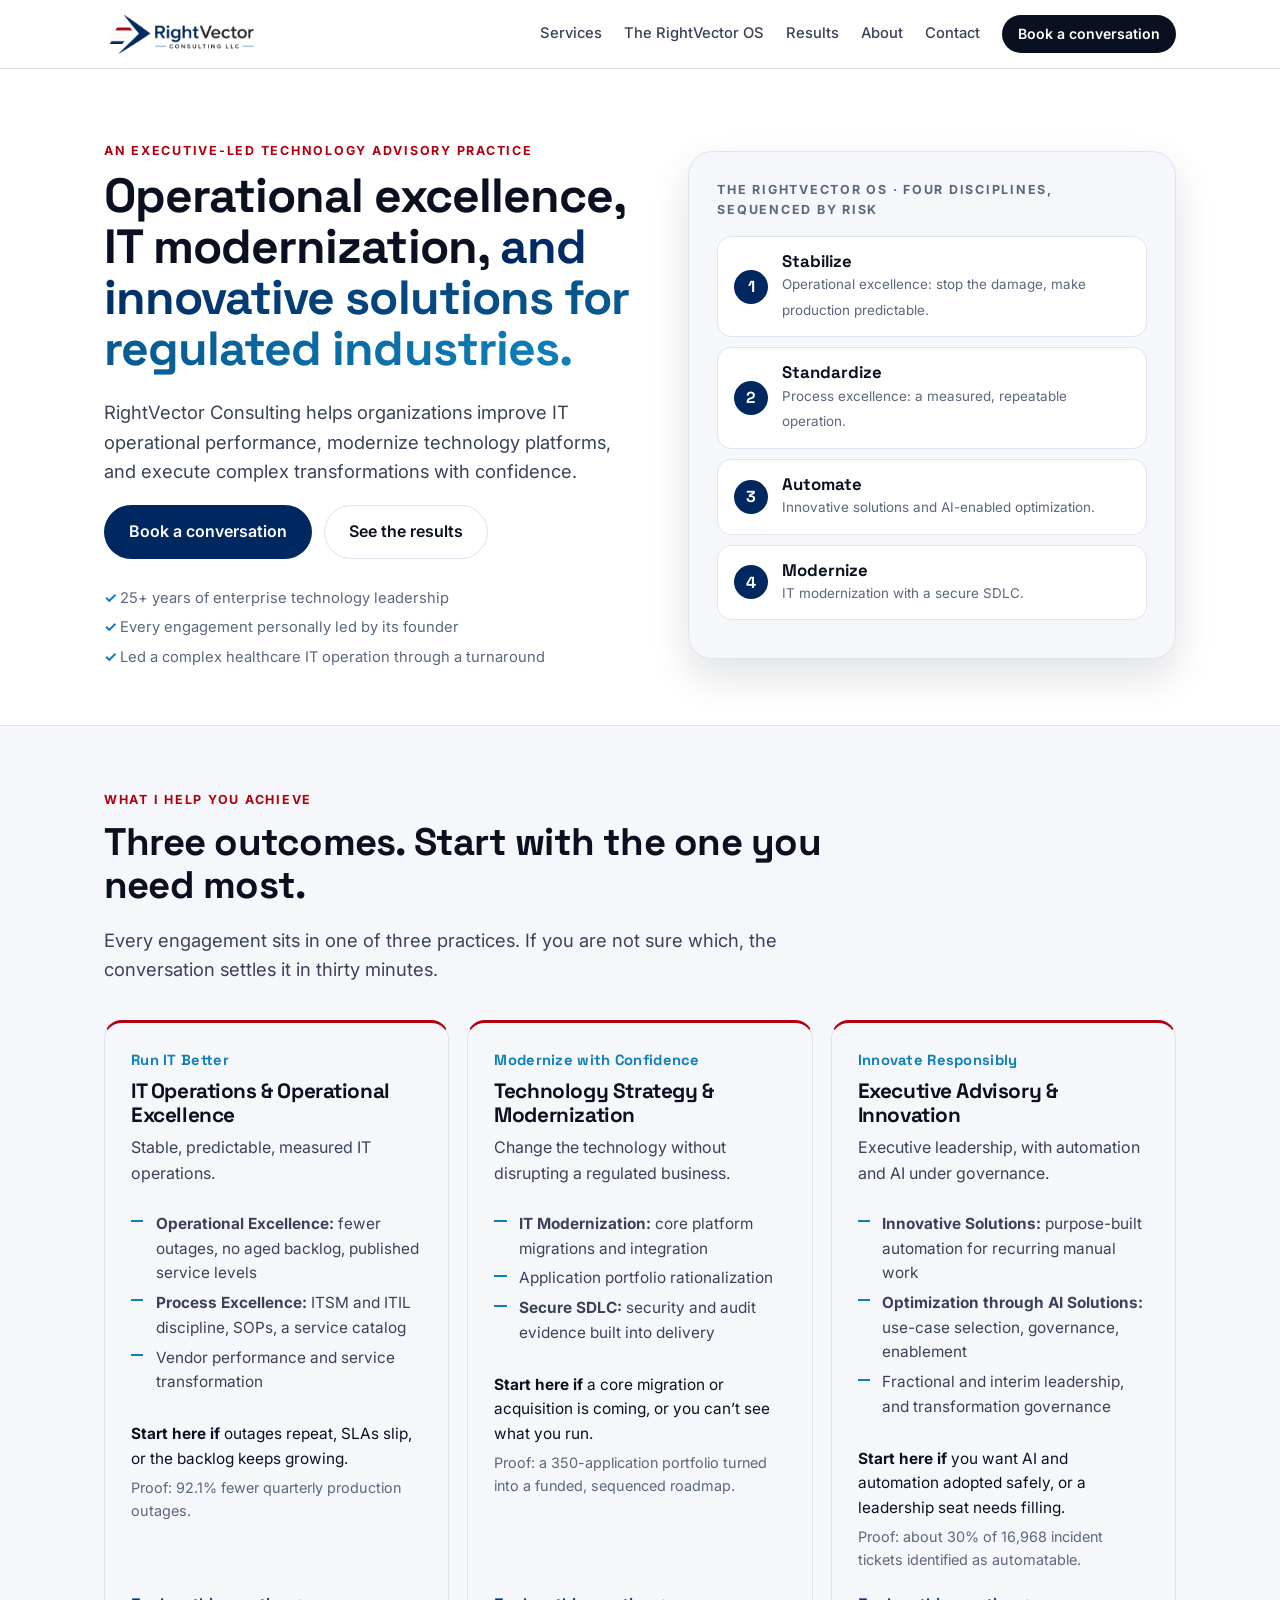
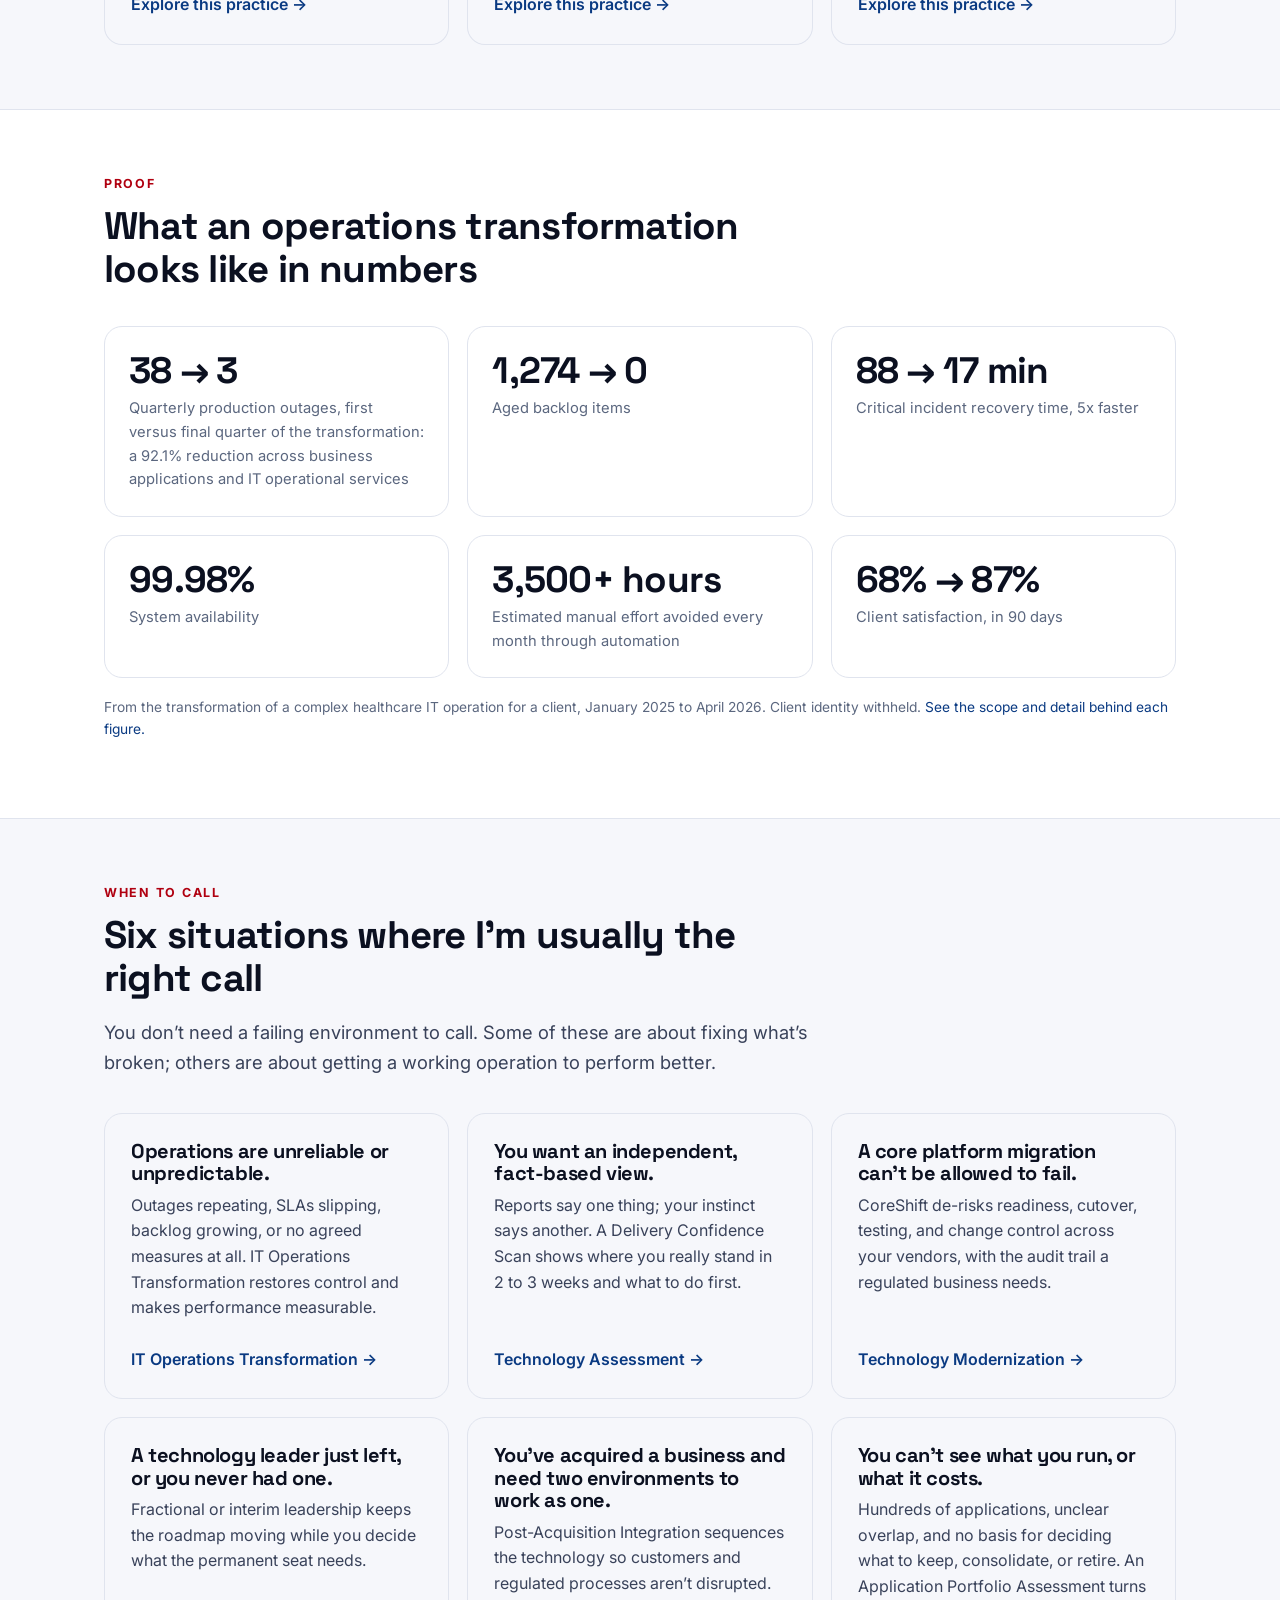
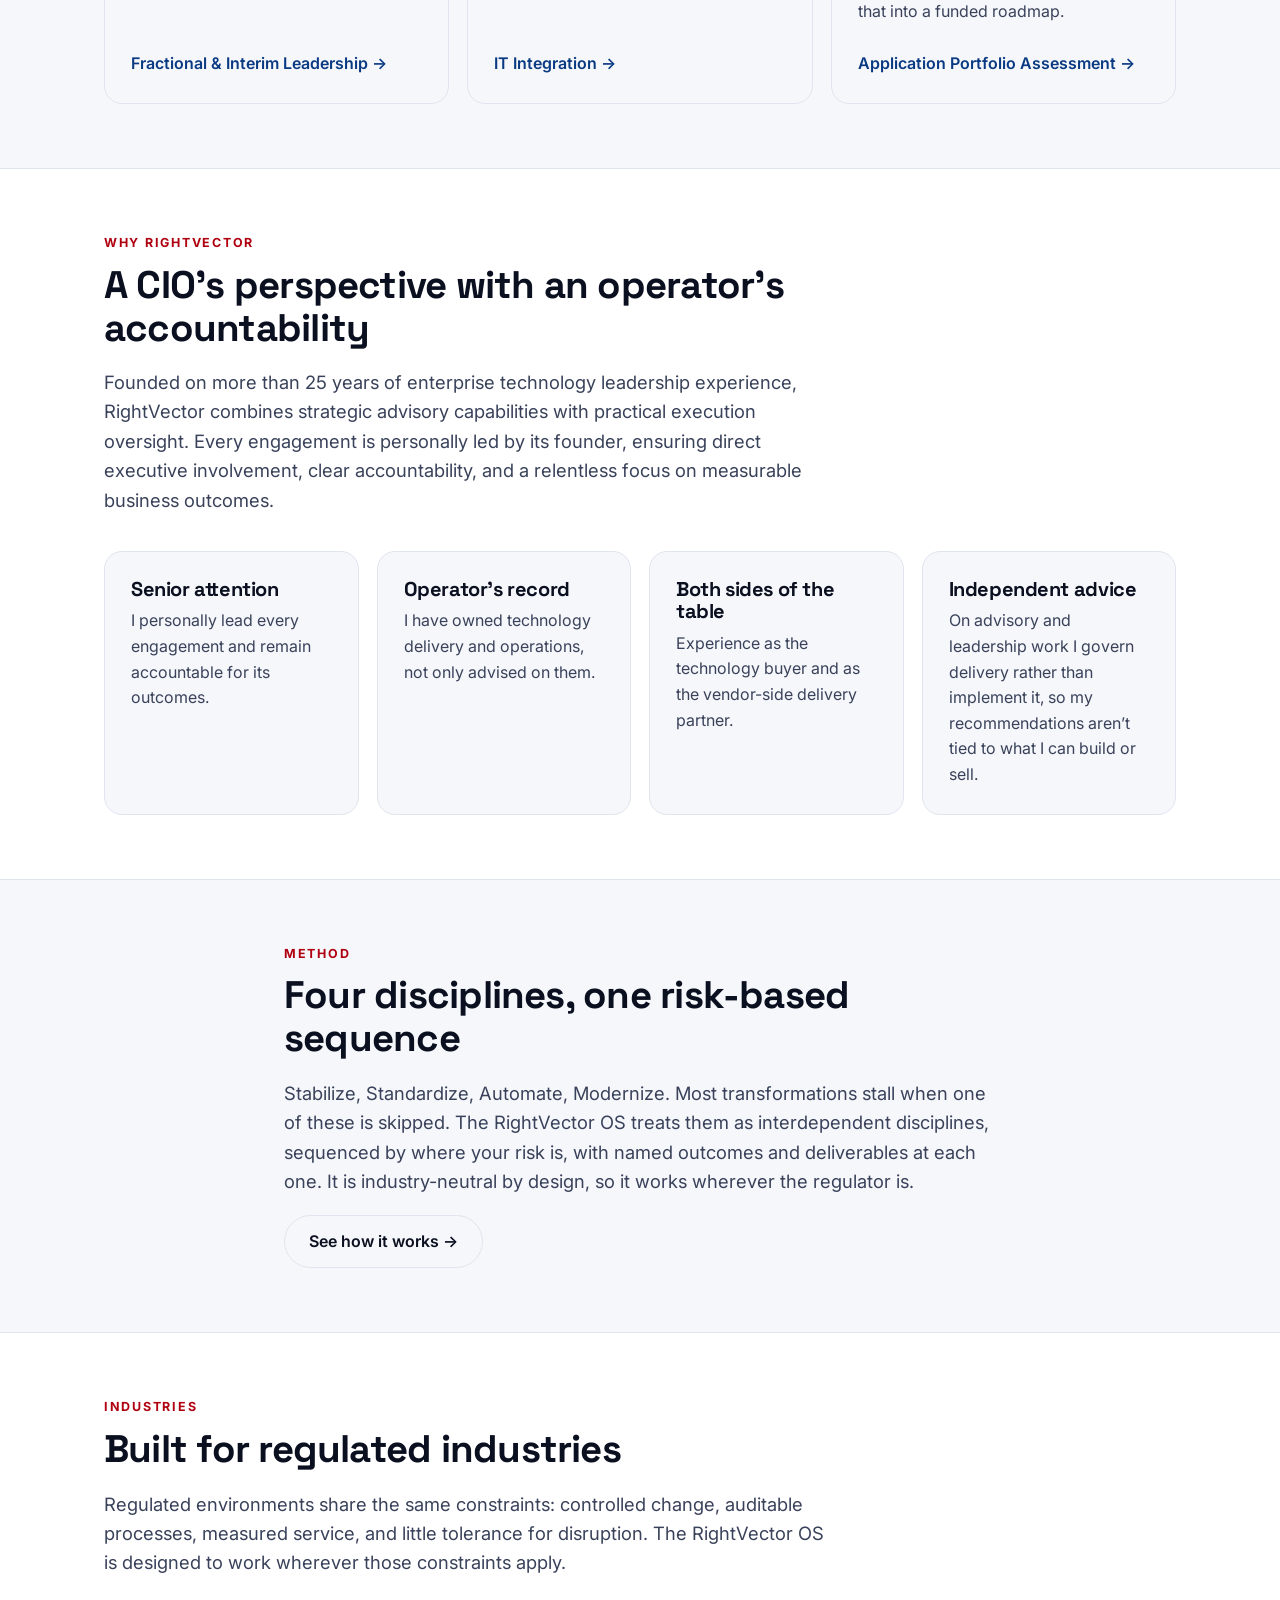
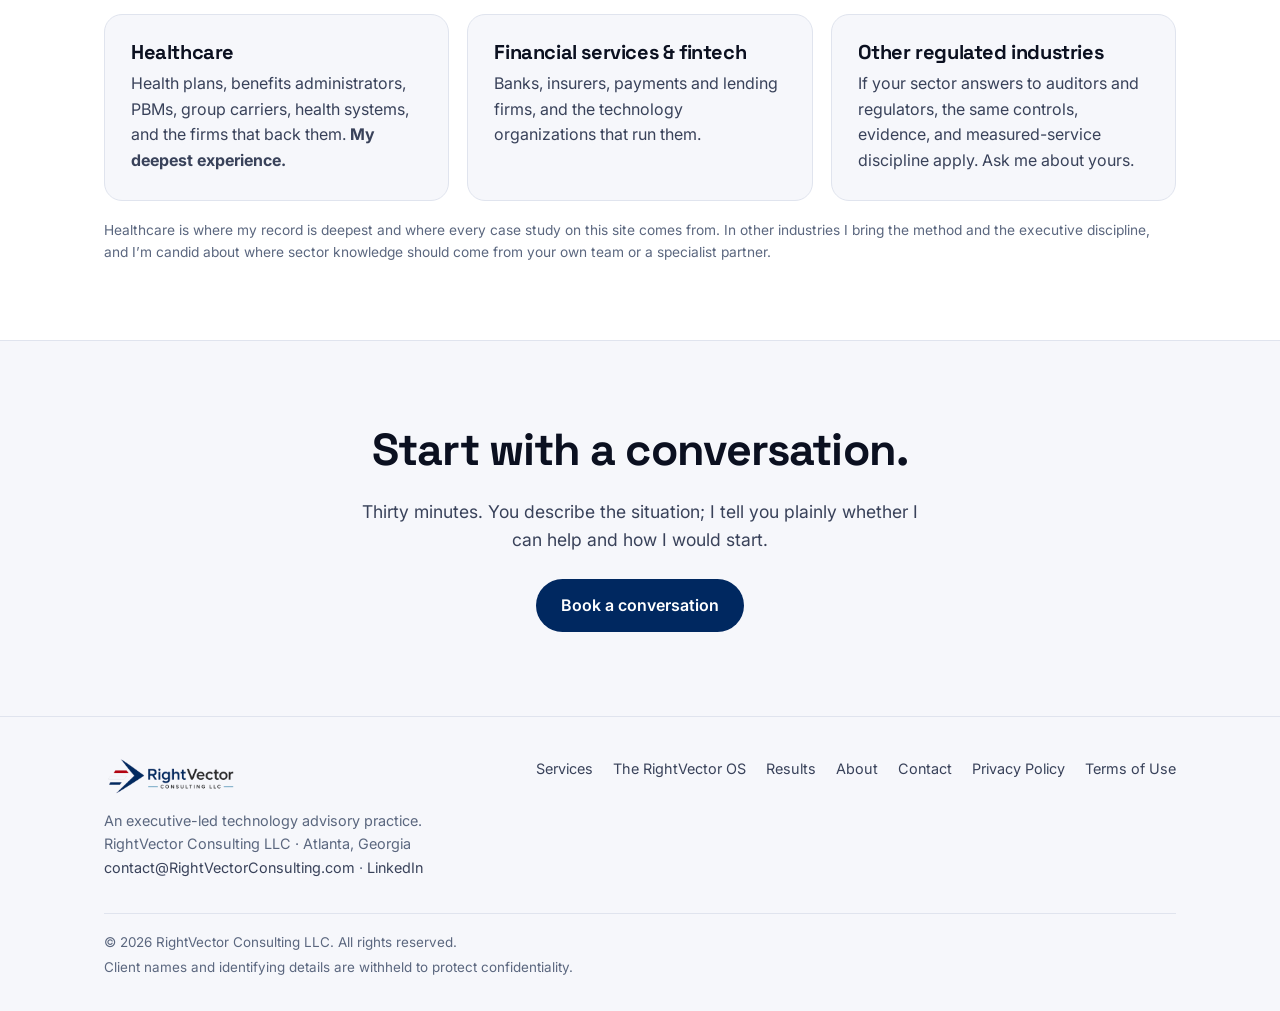
<file: index.html>
<!DOCTYPE html>
<html lang="en">
<head>
<meta charset="utf-8">
<meta name="viewport" content="width=device-width, initial-scale=1">
<title>RightVector Consulting | Executive-Led Technology Advisory</title>
<meta name="description" content="An executive-led technology advisory practice. RightVector helps organizations improve IT operational performance, modernize technology platforms, and execute complex transformations with confidence.">
<meta name="color-scheme" content="light dark">
<meta property="og:type" content="website">
<meta property="og:title" content="RightVector Consulting | Executive-Led Technology Advisory">
<meta property="og:description" content="An executive-led technology advisory practice. RightVector helps organizations improve IT operational performance, modernize technology platforms, and execute complex transformations with confidence.">
<meta property="og:image" content="assets/rightvector-logo.png">
<meta name="twitter:card" content="summary">
<link rel="icon" type="image/png" sizes="32x32" href="assets/favicon-32.png">
<link rel="icon" type="image/png" sizes="64x64" href="assets/favicon.png">
<link rel="apple-touch-icon" href="assets/apple-touch-icon.png">
<link rel="preconnect" href="https://fonts.googleapis.com">
<link rel="preconnect" href="https://fonts.gstatic.com" crossorigin>
<link href="https://fonts.googleapis.com/css2?family=Inter:wght@400;500;600;700&family=Space+Grotesk:wght@500;600;700&display=swap" rel="stylesheet">
<link rel="stylesheet" href="styles.css">
</head>
<body>
<a class="skip" href="#main">Skip to content</a>
<nav class="top" aria-label="Main">
  <div class="wrap">
    <a class="brand" href="index.html" aria-label="RightVector Consulting LLC — home"><img class="logo-plate" src="assets/rightvector-logo-transparent.png" alt="RightVector Consulting LLC" width="155" height="44"></a>
    <button class="nav-toggle" type="button" aria-expanded="false" aria-controls="nav-links">Menu</button>
    <div class="nav-links" id="nav-links"><a href="services.html">Services</a><a href="os.html">The RightVector OS</a><a href="results.html">Results</a><a href="about.html">About</a><a href="contact.html">Contact</a><a class="nav-cta" href="contact.html#schedule">Book a conversation</a></div>
  </div>
</nav>
<main id="main">

<header class="hero">
  <div class="wrap">
    <div>
      <span class="kicker">An executive-led technology advisory practice</span>
      <h1>Operational excellence, IT modernization, <span class="grad">and innovative solutions for regulated industries.</span></h1>
      <p class="lead">RightVector Consulting helps organizations improve IT operational performance, modernize technology platforms, and execute complex transformations with confidence.</p>
      <div class="btn-row">
        <a class="btn btn-primary" href="contact.html#schedule">Book a conversation</a>
        <a class="btn btn-ghost" href="results.html">See the results</a>
      </div>
      <div class="trust">
        <span>25+ years of enterprise technology leadership</span>
        <span>Every engagement personally led by its founder</span>
        <span>Led a complex healthcare IT operation through a turnaround</span>
      </div>
    </div>
    <div class="ladder" aria-label="The RightVector OS: four disciplines">
      <div class="cap">The RightVector OS · four disciplines, sequenced by risk</div>
      <div class="step"><span class="n">1</span><div><b>Stabilize</b><small>Operational excellence: stop the damage, make production predictable.</small></div></div>
      <div class="step"><span class="n">2</span><div><b>Standardize</b><small>Process excellence: a measured, repeatable operation.</small></div></div>
      <div class="step"><span class="n">3</span><div><b>Automate</b><small>Innovative solutions and AI-enabled optimization.</small></div></div>
      <div class="step"><span class="n">4</span><div><b>Modernize</b><small>IT modernization with a secure SDLC.</small></div></div>
    </div>
  </div>
</header>

<section class="alt" aria-labelledby="caps">
  <div class="wrap">
    <div class="sec-head"><span class="kicker">What I help you achieve</span><h2 id="caps">Three outcomes. Start with the one you need most.</h2>
      <p class="lead">Every engagement sits in one of three practices. If you are not sure which, the conversation settles it in thirty minutes.</p></div>
    <div class="grid">
      <div class="card accent pillar"><span class="pillar-tag">Run IT Better</span><h3>IT Operations &amp; Operational Excellence</h3>
        <p>Stable, predictable, measured IT operations.</p>
        <ul class="checks"><li><b>Operational Excellence:</b> fewer outages, no aged backlog, published service levels</li><li><b>Process Excellence:</b> ITSM and ITIL discipline, SOPs, a service catalog</li><li>Vendor performance and service transformation</li></ul>
        <p class="start"><b>Start here if</b> outages repeat, SLAs slip, or the backlog keeps growing.</p>
        <p class="proof">Proof: 92.1% fewer quarterly production outages.</p>
        <a class="more" href="services.html#practice-ops">Explore this practice →</a></div>
      <div class="card accent pillar"><span class="pillar-tag">Modernize with Confidence</span><h3>Technology Strategy &amp; Modernization</h3>
        <p>Change the technology without disrupting a regulated business.</p>
        <ul class="checks"><li><b>IT Modernization:</b> core platform migrations and integration</li><li>Application portfolio rationalization</li><li><b>Secure SDLC:</b> security and audit evidence built into delivery</li></ul>
        <p class="start"><b>Start here if</b> a core migration or acquisition is coming, or you can’t see what you run.</p>
        <p class="proof">Proof: a 350-application portfolio turned into a funded, sequenced roadmap.</p>
        <a class="more" href="services.html#practice-strategy">Explore this practice →</a></div>
      <div class="card accent pillar"><span class="pillar-tag">Innovate Responsibly</span><h3>Executive Advisory &amp; Innovation</h3>
        <p>Executive leadership, with automation and AI under governance.</p>
        <ul class="checks"><li><b>Innovative Solutions:</b> purpose-built automation for recurring manual work</li><li><b>Optimization through AI Solutions:</b> use-case selection, governance, enablement</li><li>Fractional and interim leadership, and transformation governance</li></ul>
        <p class="start"><b>Start here if</b> you want AI and automation adopted safely, or a leadership seat needs filling.</p>
        <p class="proof">Proof: about 30% of 16,968 incident tickets identified as automatable.</p>
        <a class="more" href="services.html#practice-advisory">Explore this practice →</a></div>
    </div>
  </div>
</section>

<section aria-labelledby="proof">
  <div class="wrap">
    <div class="sec-head"><span class="kicker">Proof</span><h2 id="proof">What an operations transformation looks like in numbers</h2></div>
    <div class="stats">
      <div class="stat"><div class="fig">38 → 3</div><div class="cap">Quarterly production outages, first versus final quarter of the transformation: a 92.1% reduction across business applications and IT operational services</div></div>
      <div class="stat"><div class="fig">1,274 → 0</div><div class="cap">Aged backlog items</div></div>
      <div class="stat"><div class="fig">88 → 17 min</div><div class="cap">Critical incident recovery time, 5x faster</div></div>
      <div class="stat"><div class="fig">99.98%</div><div class="cap">System availability</div></div>
      <div class="stat"><div class="fig">3,500+ hours</div><div class="cap">Estimated manual effort avoided every month through automation</div></div>
      <div class="stat"><div class="fig">68% → 87%</div><div class="cap">Client satisfaction, in 90 days</div></div>
    </div>
    <p class="footnote">From the transformation of a complex healthcare IT operation for a client, January 2025 to April 2026. Client identity withheld. <a href="results.html">See the scope and detail behind each figure.</a></p>
  </div>
</section>

<section class="alt" aria-labelledby="when">
  <div class="wrap">
    <div class="sec-head"><span class="kicker">When to call</span><h2 id="when">Six situations where I’m usually the right call</h2>
      <p class="lead">You don’t need a failing environment to call. Some of these are about fixing what’s broken; others are about getting a working operation to perform better.</p></div>
    <div class="grid six">
      <div class="card"><h3>Operations are unreliable or unpredictable.</h3><p>Outages repeating, SLAs slipping, backlog growing, or no agreed measures at all. IT Operations Transformation restores control and makes performance measurable.</p><a class="more" href="services.html#operations">IT Operations Transformation →</a></div>
      <div class="card"><h3>You want an independent, fact-based view.</h3><p>Reports say one thing; your instinct says another. A Delivery Confidence Scan shows where you really stand in 2 to 3 weeks and what to do first.</p><a class="more" href="services.html#scan">Technology Assessment →</a></div>
      <div class="card"><h3>A core platform migration can’t be allowed to fail.</h3><p>CoreShift de-risks readiness, cutover, testing, and change control across your vendors, with the audit trail a regulated business needs.</p><a class="more" href="services.html#coreshift">Technology Modernization →</a></div>
      <div class="card"><h3>A technology leader just left, or you never had one.</h3><p>Fractional or interim leadership keeps the roadmap moving while you decide what the permanent seat needs.</p><a class="more" href="services.html#leadership">Fractional &amp; Interim Leadership →</a></div>
      <div class="card"><h3>You’ve acquired a business and need two environments to work as one.</h3><p>Post-Acquisition Integration sequences the technology so customers and regulated processes aren’t disrupted.</p><a class="more" href="services.html#integration">IT Integration →</a></div>
      <div class="card"><h3>You can’t see what you run, or what it costs.</h3><p>Hundreds of applications, unclear overlap, and no basis for deciding what to keep, consolidate, or retire. An Application Portfolio Assessment turns that into a funded roadmap.</p><a class="more" href="services.html#portfolio">Application Portfolio Assessment →</a></div>
    </div>
  </div>
</section>

<section aria-labelledby="why">
  <div class="wrap">
    <div class="sec-head"><span class="kicker">Why RightVector</span><h2 id="why">A CIO’s perspective with an operator’s accountability</h2>
      <p class="lead">Founded on more than 25 years of enterprise technology leadership experience, RightVector combines strategic advisory capabilities with practical execution oversight. Every engagement is personally led by its founder, ensuring direct executive involvement, clear accountability, and a relentless focus on measurable business outcomes.</p></div>
    <div class="grid four">
      <div class="card"><h3>Senior attention</h3><p>I personally lead every engagement and remain accountable for its outcomes.</p></div>
      <div class="card"><h3>Operator’s record</h3><p>I have owned technology delivery and operations, not only advised on them.</p></div>
      <div class="card"><h3>Both sides of the table</h3><p>Experience as the technology buyer and as the vendor-side delivery partner.</p></div>
      <div class="card"><h3>Independent advice</h3><p>On advisory and leadership work I govern delivery rather than implement it, so my recommendations aren’t tied to what I can build or sell.</p></div>
    </div>
  </div>
</section>

<section class="alt" aria-labelledby="method">
  <div class="wrap narrow">
    <span class="kicker">Method</span>
    <h2 id="method">Four disciplines, one risk-based sequence</h2>
    <p class="lead">Stabilize, Standardize, Automate, Modernize. Most transformations stall when one of these is skipped. The RightVector OS treats them as interdependent disciplines, sequenced by where your risk is, with named outcomes and deliverables at each one. It is industry-neutral by design, so it works wherever the regulator is.</p>
    <a class="btn btn-ghost" href="os.html">See how it works →</a>
  </div>
</section>

<section aria-labelledby="who">
  <div class="wrap">
    <div class="sec-head"><span class="kicker">Industries</span><h2 id="who">Built for regulated industries</h2>
      <p class="lead">Regulated environments share the same constraints: controlled change, auditable processes, measured service, and little tolerance for disruption. The RightVector OS is designed to work wherever those constraints apply.</p></div>
    <div class="grid">
      <div class="card"><h3>Healthcare</h3><p>Health plans, benefits administrators, PBMs, group carriers, health systems, and the firms that back them. <b>My deepest experience.</b></p></div>
      <div class="card"><h3>Financial services &amp; fintech</h3><p>Banks, insurers, payments and lending firms, and the technology organizations that run them.</p></div>
      <div class="card"><h3>Other regulated industries</h3><p>If your sector answers to auditors and regulators, the same controls, evidence, and measured-service discipline apply. Ask me about yours.</p></div>
    </div>
    <p class="footnote">Healthcare is where my record is deepest and where every case study on this site comes from. In other industries I bring the method and the executive discipline, and I’m candid about where sector knowledge should come from your own team or a specialist partner.</p>
  </div>
</section>

<div class="final"><div class="wrap">
  <h2>Start with a conversation.</h2>
  <p>Thirty minutes. You describe the situation; I tell you plainly whether I can help and how I would start.</p>
  <div class="btn-row"><a class="btn btn-primary" href="contact.html#schedule">Book a conversation</a></div>
</div></div>

</main>
<footer>
  <div class="wrap">
    <div class="cols">
      <div>
        <a href="index.html" aria-label="RightVector Consulting LLC — home"><img class="logo-plate" src="assets/rightvector-logo-transparent.png" alt="RightVector Consulting LLC" width="134" height="38"></a>
        <p style="margin-top:14px">An executive-led technology advisory practice.<br>RightVector Consulting LLC · Atlanta, Georgia<br>
        <span class="ph" data-rv="email">[contact email]</span> · <span class="ph" data-rv="linkedin">[LinkedIn URL]</span></p>
      </div>
      <div class="links">
        <a href="services.html">Services</a><a href="os.html">The RightVector OS</a><a href="results.html">Results</a>
        <a href="about.html">About</a><a href="contact.html">Contact</a><a href="privacy.html">Privacy Policy</a><a href="terms.html">Terms of Use</a>
      </div>
    </div>
    <div class="legal">
      <p style="margin:0 0 4px">© 2026 RightVector Consulting LLC. All rights reserved.</p>
      <p style="margin:0">Client names and identifying details are withheld to protect confidentiality.</p>
    </div>
  </div>
</footer>
<script src="assets/config.js"></script>
<script src="assets/site.js"></script>
</body>
</html>
</file>
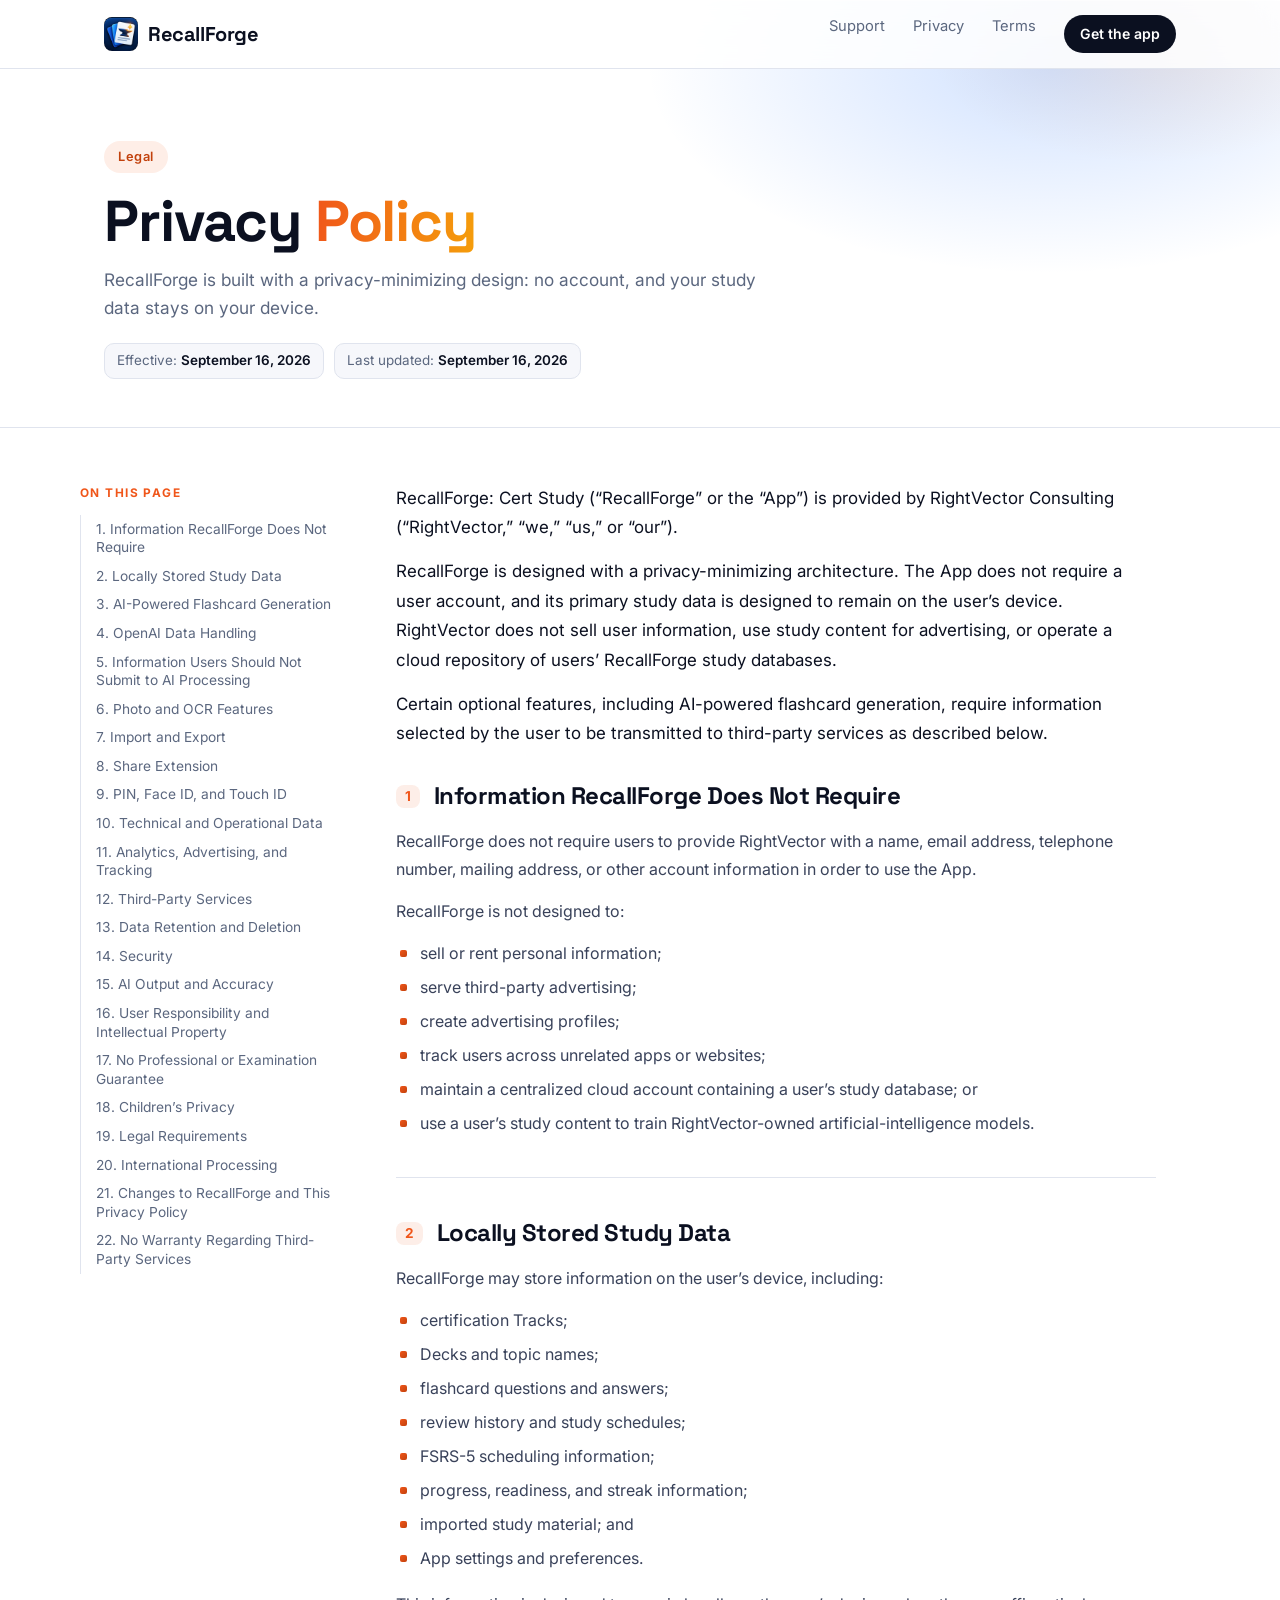
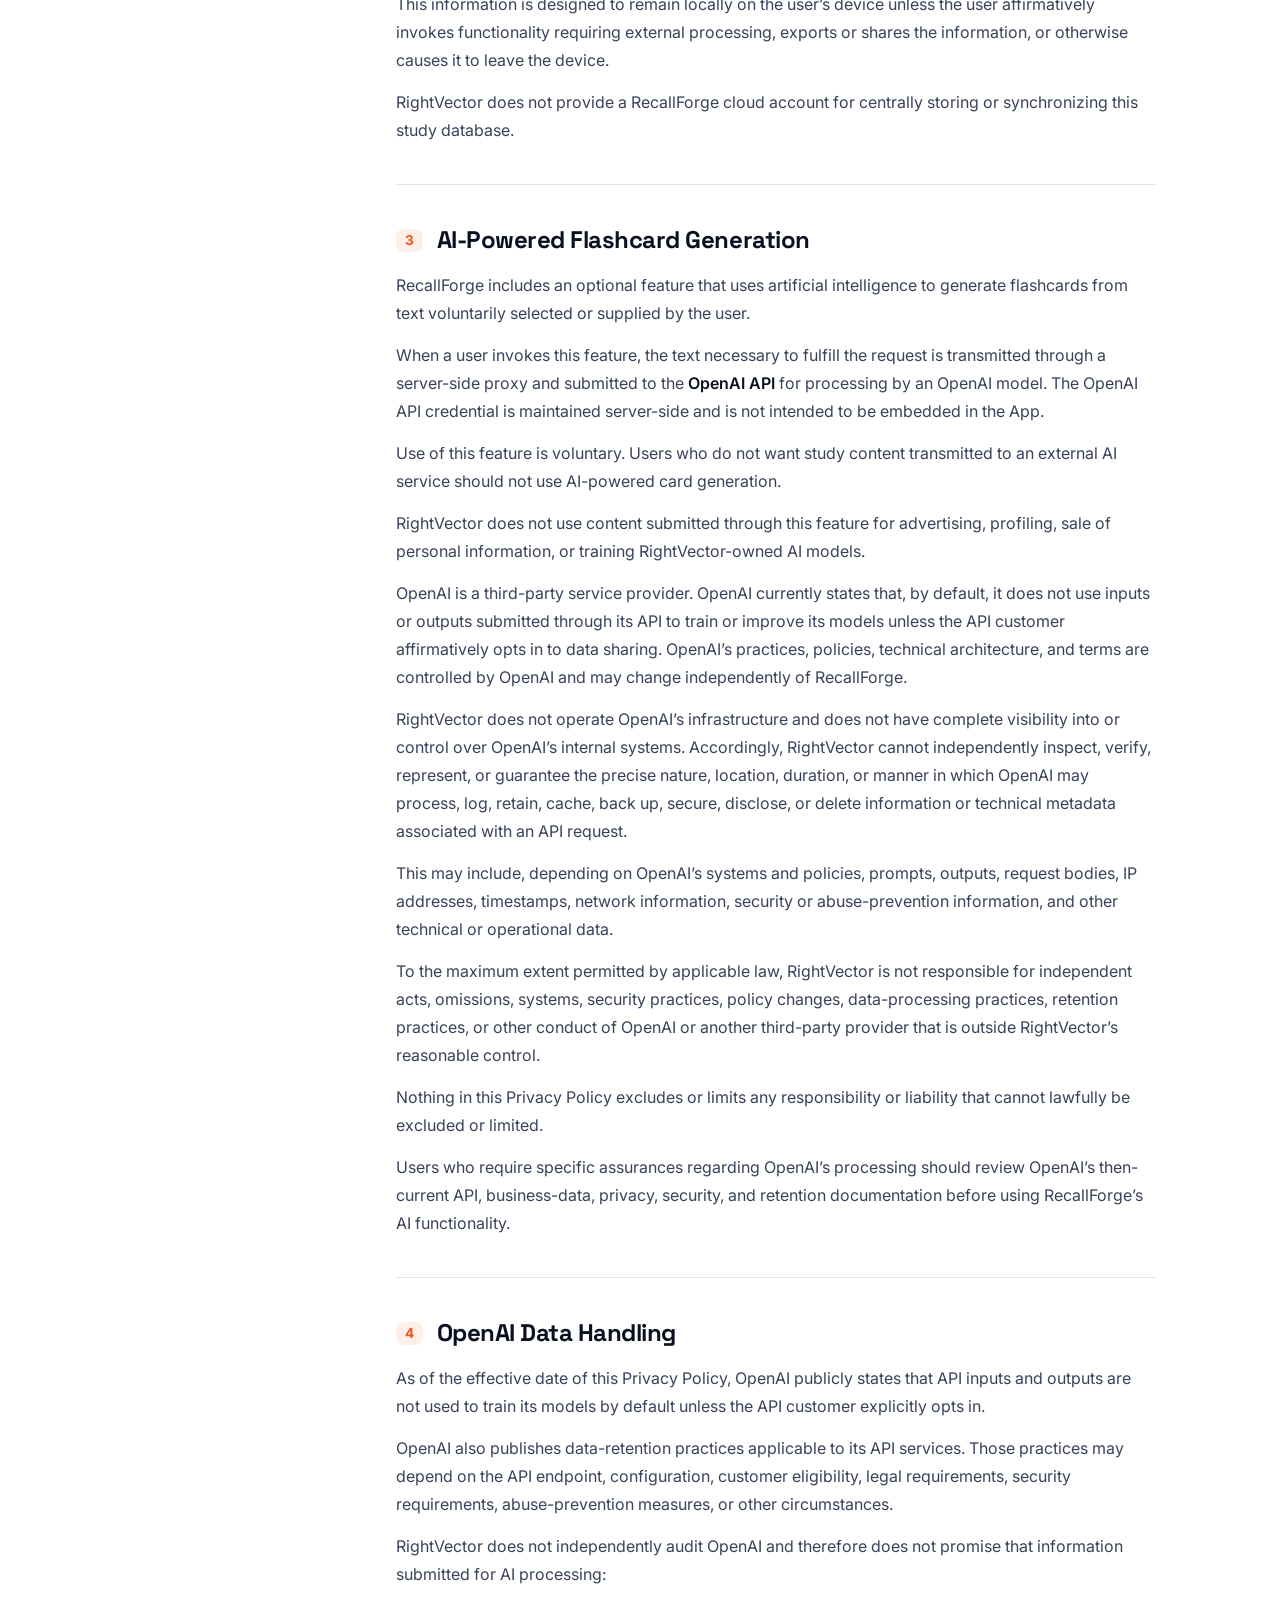
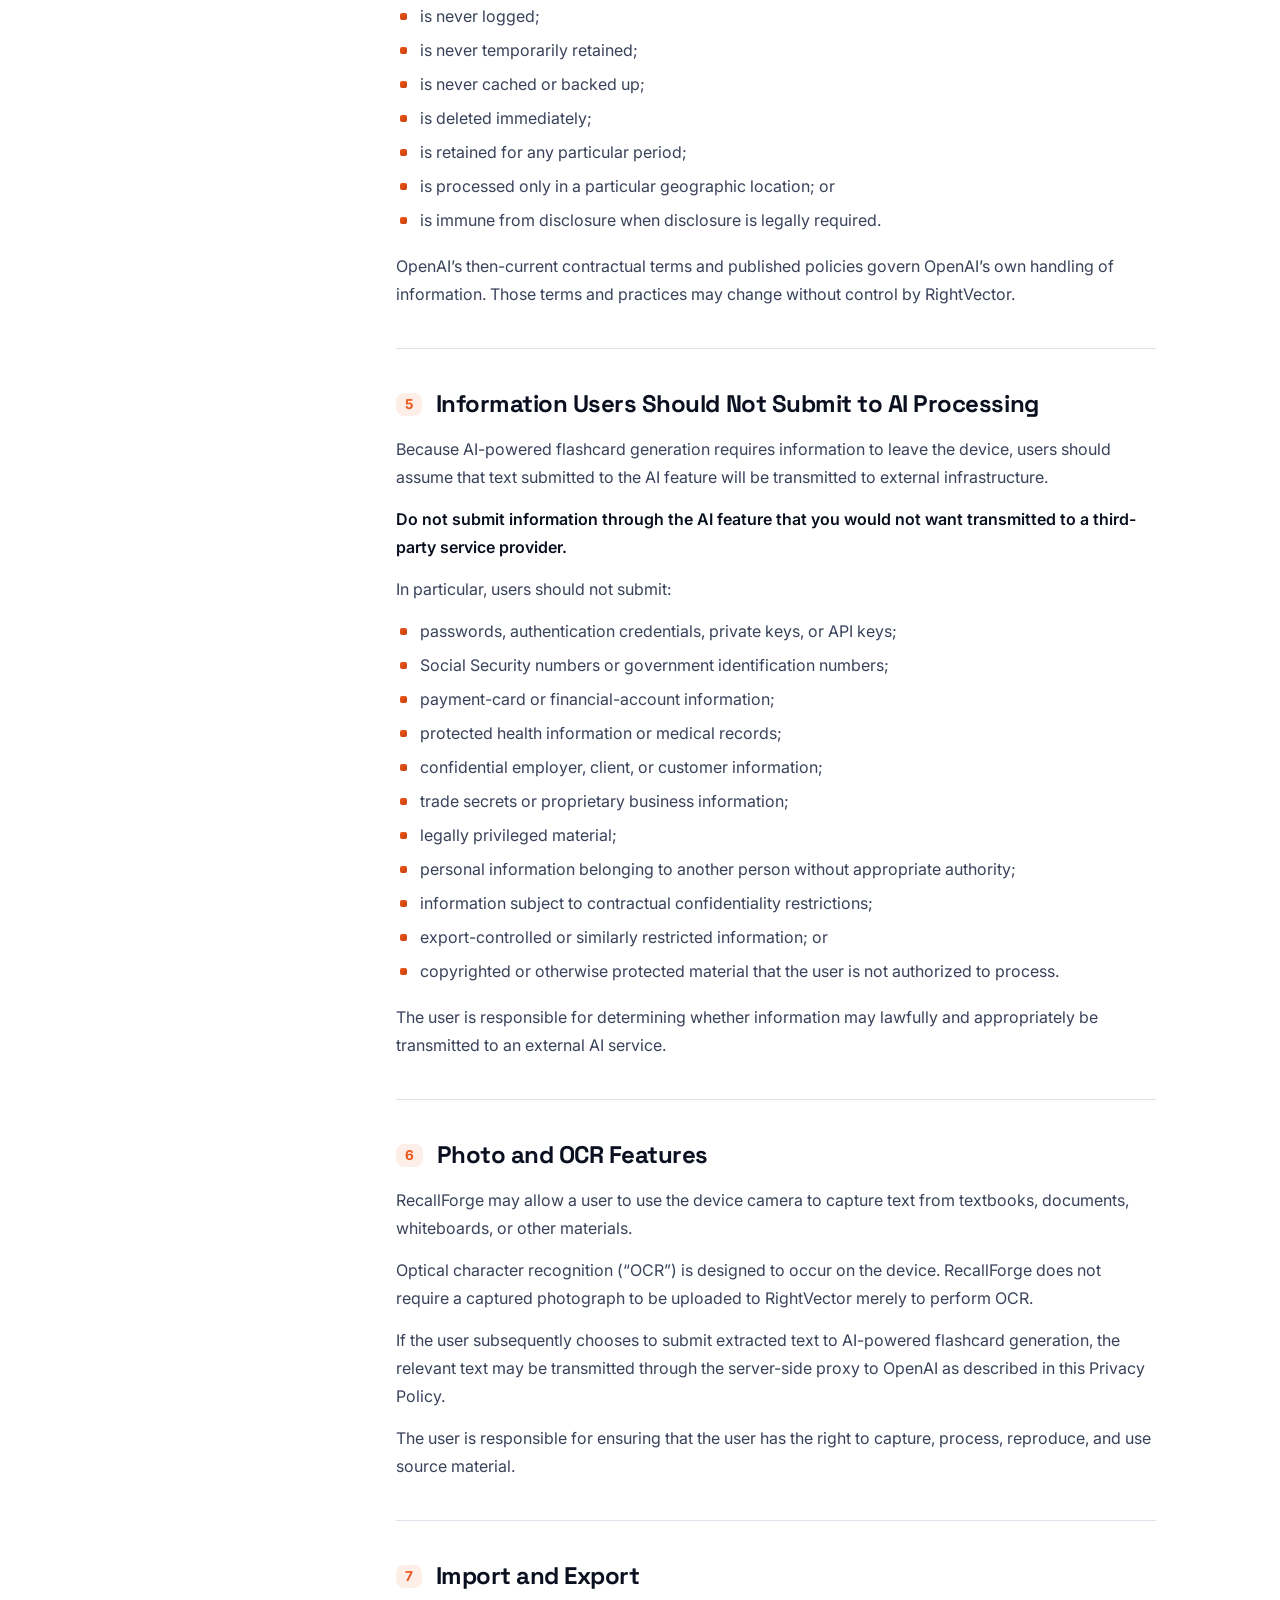
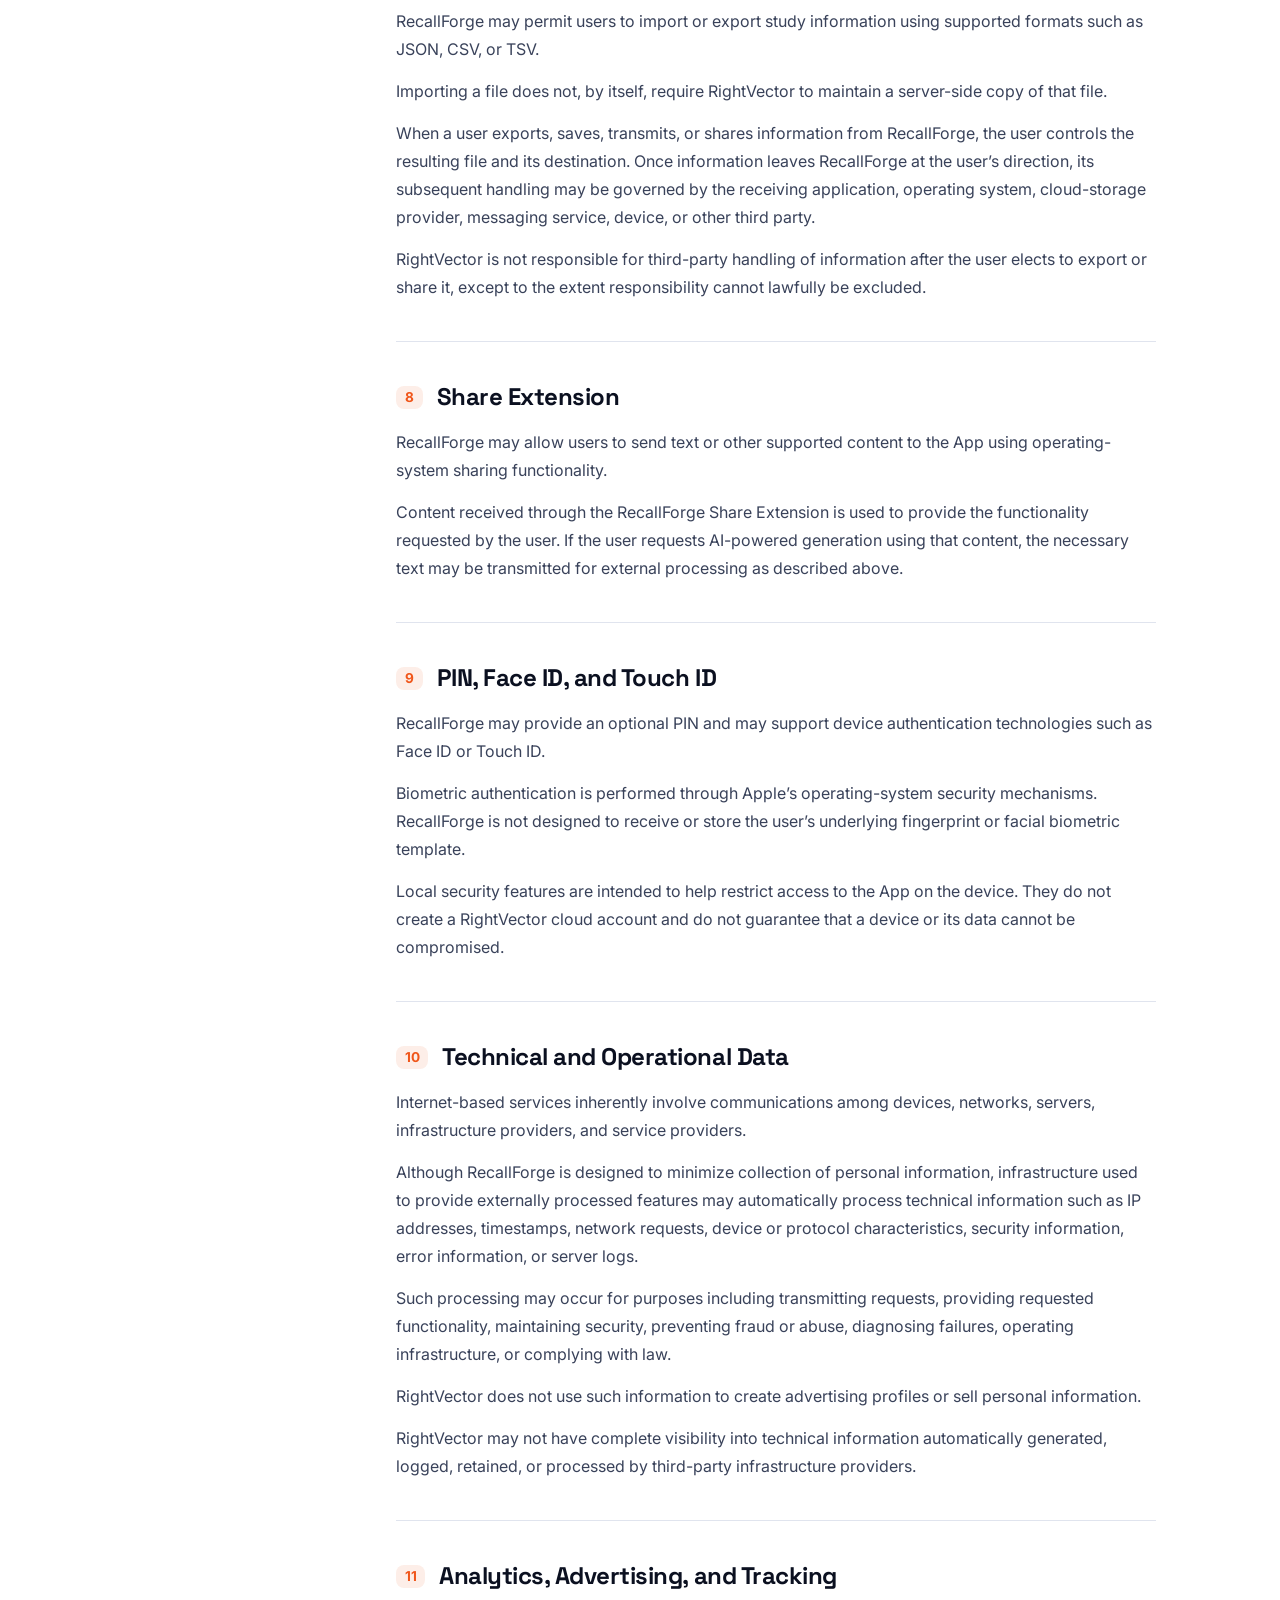
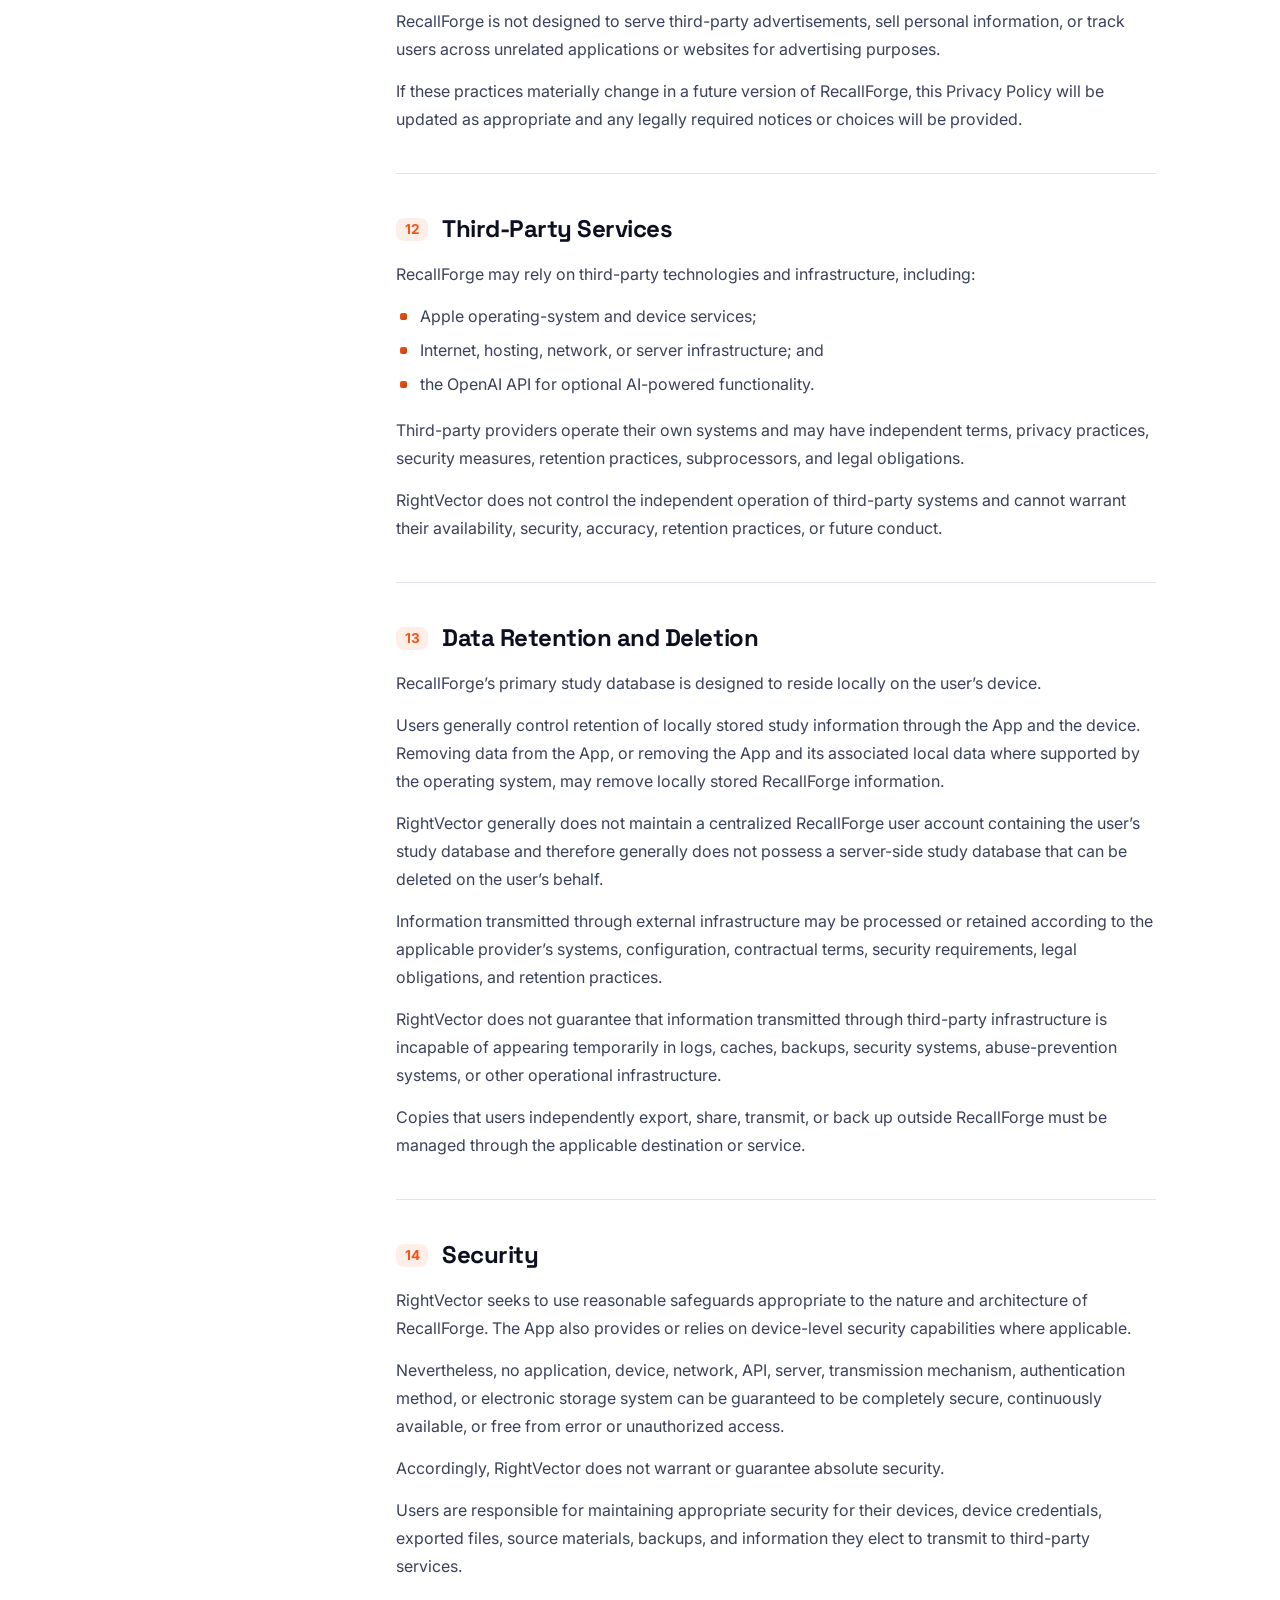
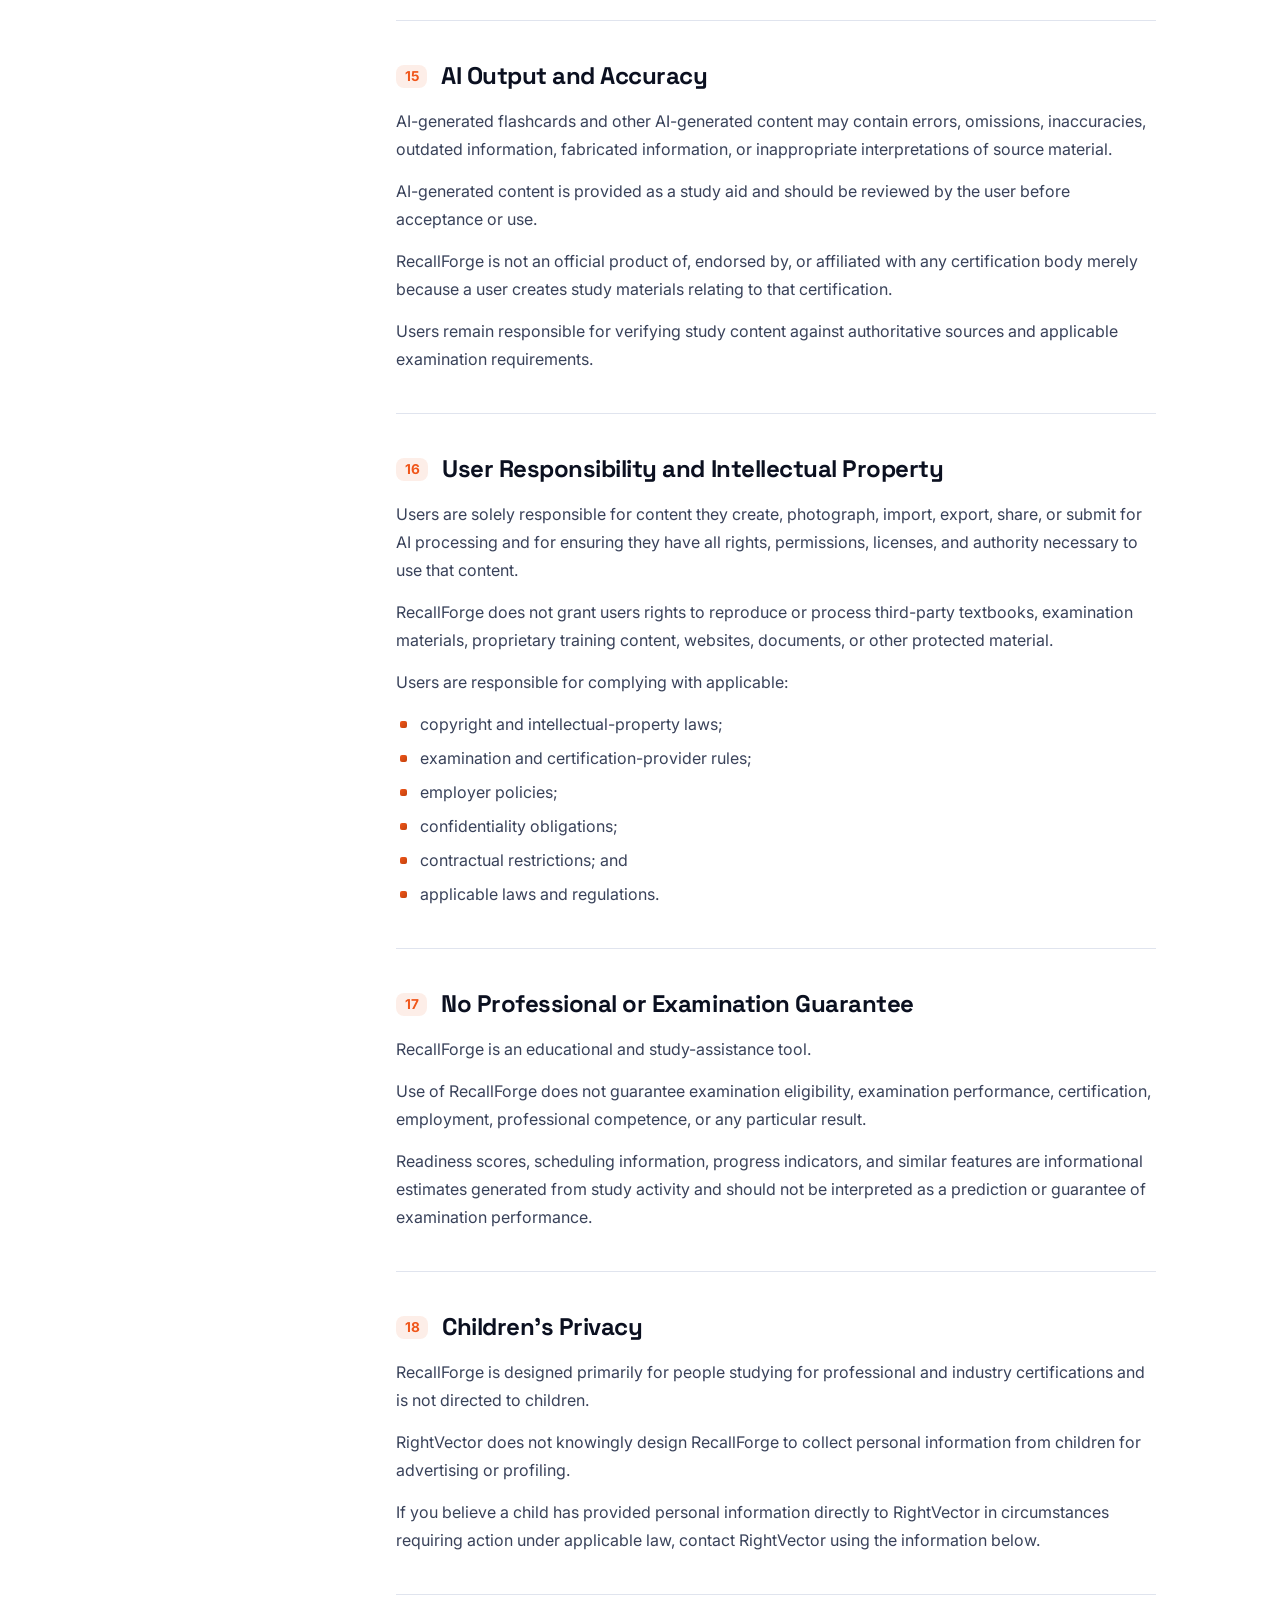
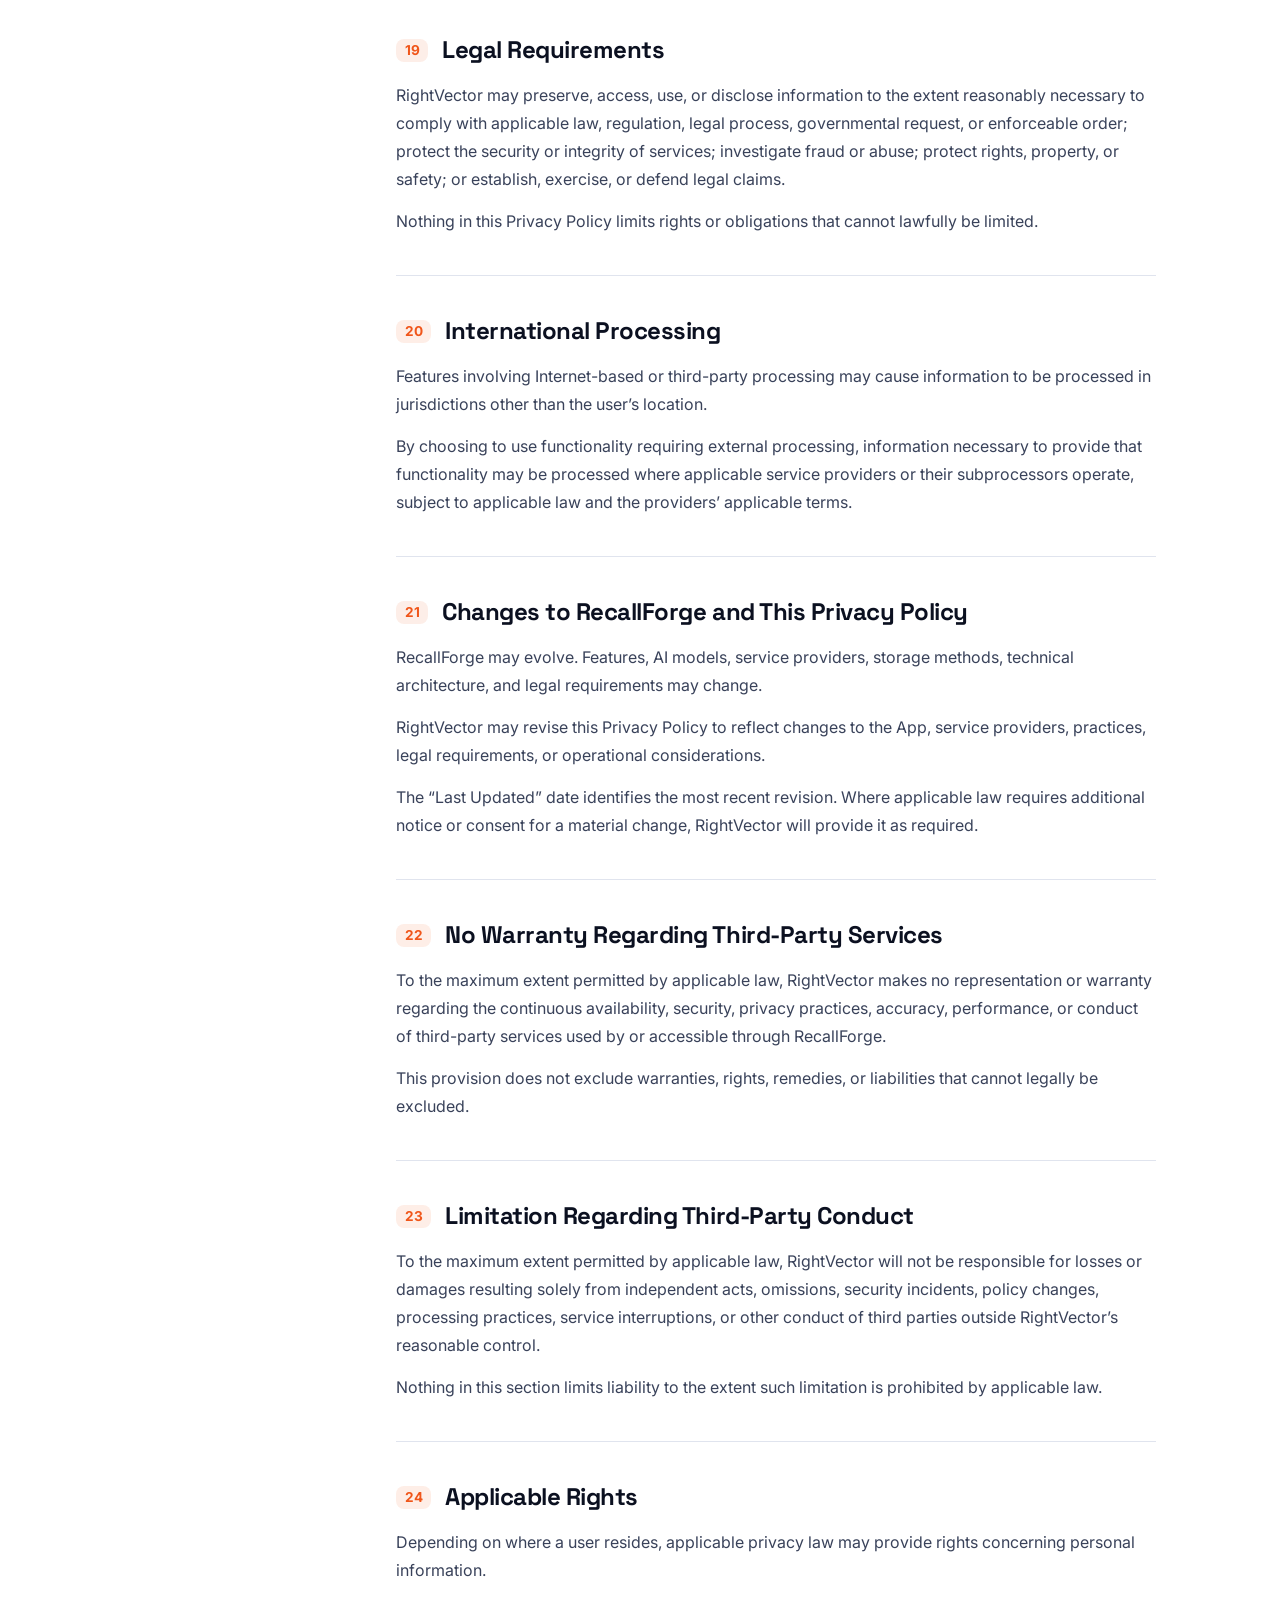
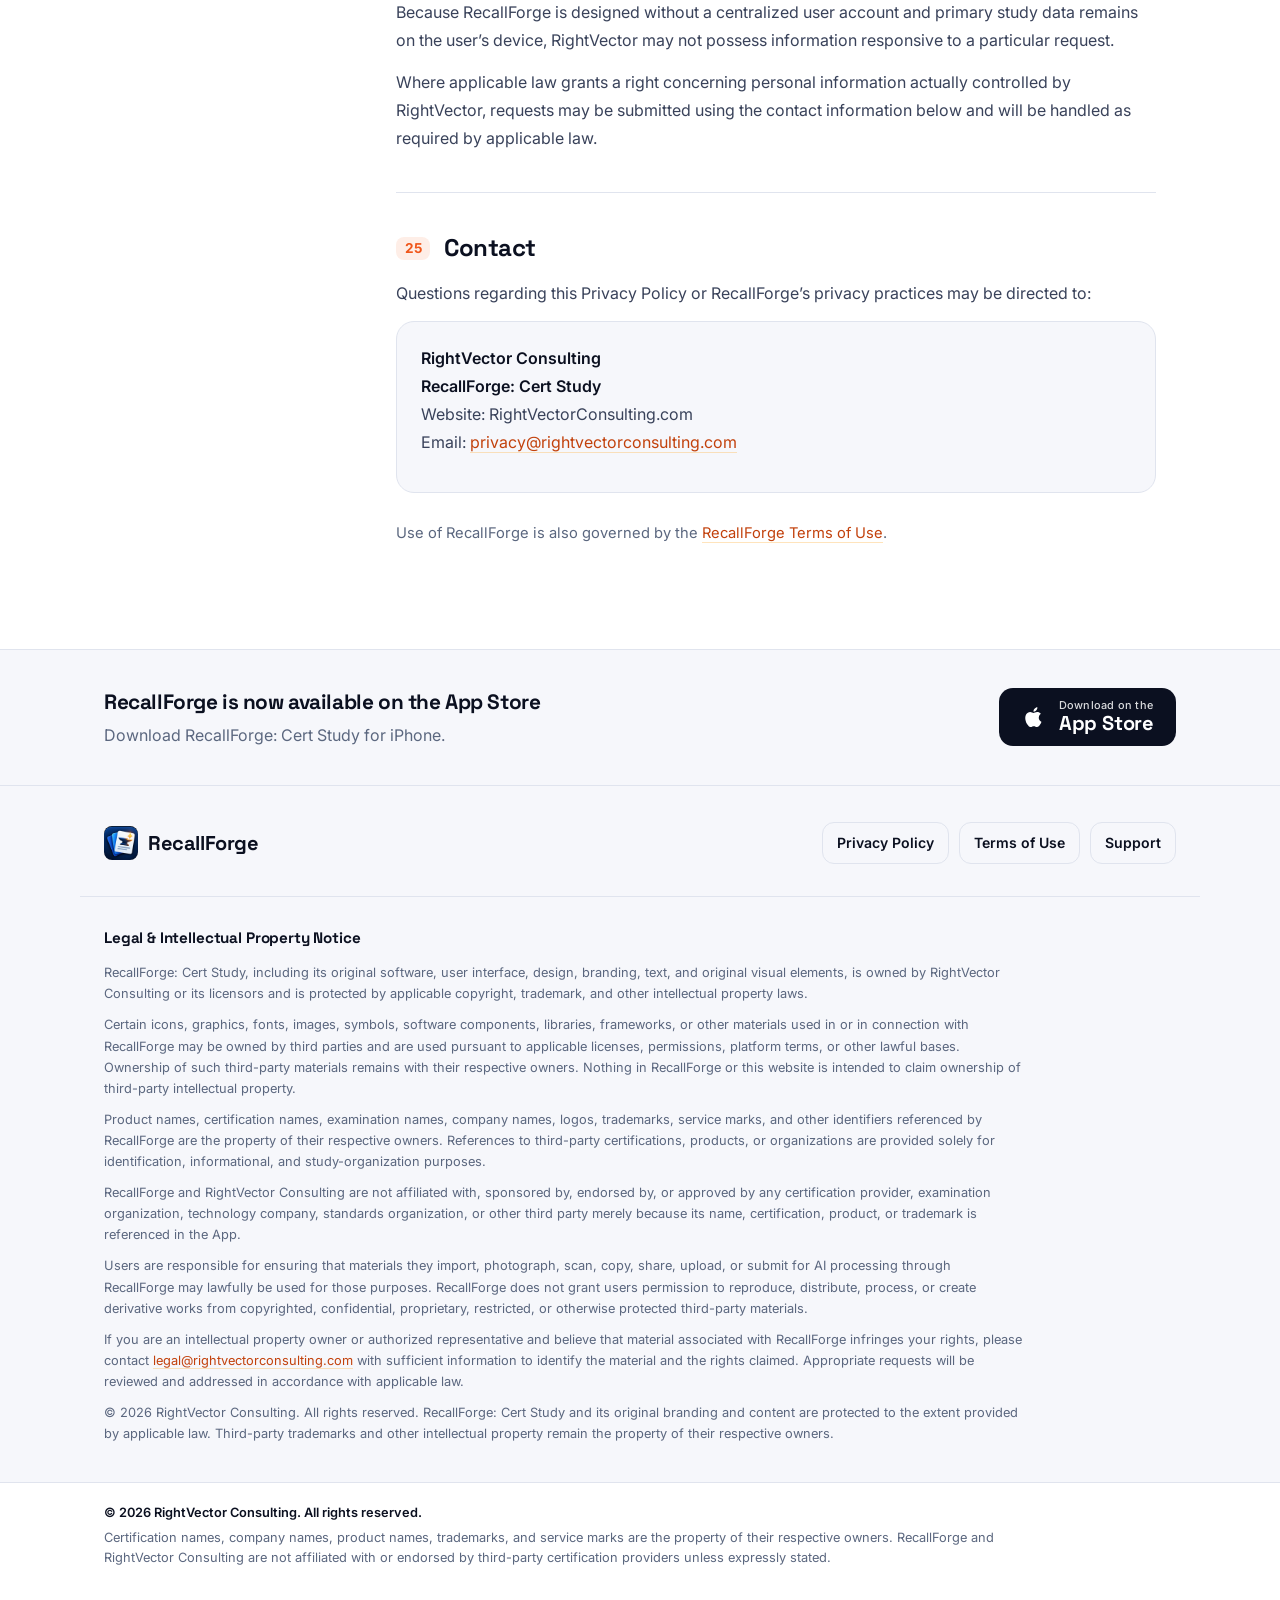
<file: recallforge/privacy/index.html>
<!DOCTYPE html>
<html lang="en">
<head>
<meta name="color-scheme" content="light dark">
<meta charset="UTF-8">
<meta name="viewport" content="width=device-width, initial-scale=1.0">
<title>Privacy Policy — RecallForge</title>
<meta name="description" content="RecallForge: Cert Study Privacy Policy.">
<link rel="preconnect" href="https://fonts.googleapis.com">
<link rel="preconnect" href="https://fonts.gstatic.com" crossorigin>
<link href="https://fonts.googleapis.com/css2?family=Inter:wght@400;500;600;700&family=Space+Grotesk:wght@500;600;700&display=swap" rel="stylesheet">
<link rel="icon" type="image/png" href="[data-uri]">
<link rel="apple-touch-icon" href="[data-uri]">
<style>
  :root { color-scheme: light dark;
    --bg:#FFFFFF; --bg-2:#F6F7FB; --surface:#F6F7FB; --surface-2:#ECEFF6; --border:#E0E4EE;
    --text:#0B1020; --body:#39425A; --muted:#5B677F; --blue:#2F7BFF; --blue-soft:rgba(47,123,255,0.10);
    --ember:#F0561A; --ember-2:#C2410C; --ember-3:#F59E0B; --ember-soft:rgba(240,86,26,0.10);
    --nav-bg:rgba(255,255,255,0.85); --hot-bg:linear-gradient(135deg,#FFF1E8 0%,#F6F7FB 70%);
    --shadow:0 18px 40px rgba(11,16,32,0.16); --radius:18px; --max:1120px; }
  @media (prefers-color-scheme: dark) { :root {
    --bg:#080D1A; --bg-2:#0D1426; --surface:#121B31; --surface-2:#1A2540; --border:#243152;
    --text:#F3F5FA; --body:#D3D9E6; --muted:#9DA8BF; --blue:#2F7BFF; --blue-soft:rgba(47,123,255,0.14);
    --ember:#FF6A2B; --ember-2:#FFB23F; --ember-3:#FFB23F; --ember-soft:rgba(255,106,43,0.12);
    --nav-bg:rgba(8,13,26,0.82); --hot-bg:linear-gradient(135deg,#2A1810 0%,#1B1E26 70%);
    --shadow:0 18px 40px rgba(0,0,0,0.5); } }
  * { box-sizing: border-box; margin: 0; padding: 0; }
  html { scroll-behavior: smooth; scroll-padding-top: 92px; }
  body { font-family: "Inter", system-ui, -apple-system, sans-serif; background: var(--bg); color: var(--text);
         line-height: 1.6; -webkit-font-smoothing: antialiased; overflow-x: hidden; }
  h1, h2, h3, .brand { font-family: "Space Grotesk", "Inter", sans-serif; letter-spacing: -0.02em; }
  a { color: inherit; text-decoration: none; }
  .wrap { max-width: var(--max); margin: 0 auto; padding: 0 24px; }
  .grad { background: linear-gradient(95deg, var(--ember), var(--ember-3));
          -webkit-background-clip: text; background-clip: text; color: transparent; }

  nav.top { position: sticky; top: 0; z-index: 10; backdrop-filter: blur(14px);
            background: var(--nav-bg); border-bottom: 1px solid var(--border); }
  nav.top .wrap { display: flex; align-items: center; justify-content: space-between; height: 68px; gap: 16px; }
  .brand { display: flex; align-items: center; gap: 10px; font-weight: 700; font-size: 1.25rem; }
  .app-icon { display:block; width:34px; height:34px; flex-shrink:0; border-radius:8px; }
  .nav-links { display: flex; gap: 28px; font-size: 0.92rem; color: var(--muted); }
  .nav-links a:hover, .nav-links a[aria-current="page"] { color: var(--text); }
  .nav-links a[aria-current="page"] { box-shadow: inset 0 -2px 0 var(--ember); padding-bottom: 2px; }

  .btn { display: inline-flex; align-items: center; gap: 10px; padding: 12px 20px; border-radius: 12px;
         font-weight: 600; font-size: 0.95rem; transition: transform .15s ease, background .15s ease;
         border: 1px solid transparent; cursor: pointer; font-family: inherit; }
  .btn:hover { transform: translateY(-2px); }
  .btn svg { width: 20px; height: 20px; flex-shrink: 0; }
  .btn-primary { background: linear-gradient(95deg, var(--ember), var(--ember-2)); color: #1A0E05;
                 box-shadow: 0 8px 28px rgba(255,106,43,0.3); }
  .btn-ghost { background: var(--surface); border-color: var(--border); color: var(--text); }
  .btn-ghost:hover { background: var(--surface-2); }

  /* Page header */
  .page-head { position: relative; padding: 72px 0 48px; border-bottom: 1px solid var(--border); }
  .page-head::before { content: ""; position: absolute; inset: -68px 0 0 0; z-index: -1;
    background: radial-gradient(ellipse 45% 70% at 82% 15%, rgba(47,123,255,0.22), transparent 70%),
                radial-gradient(ellipse 25% 40% at 90% 10%, rgba(255,140,43,0.14), transparent 70%); }
  .eyebrow { display: inline-flex; align-items: center; gap: 8px; padding: 6px 14px; border-radius: 999px;
             background: var(--ember-soft); color: var(--ember-2); font-size: 0.8rem; font-weight: 600;
             letter-spacing: .04em; margin-bottom: 18px; }
  .page-head h1 { font-size: clamp(2.2rem, 5vw, 3.6rem); line-height: 1.05; margin-bottom: 14px; }
  .page-head p.lead { color: var(--muted); font-size: 1.08rem; max-width: 680px; }
  .meta { display: flex; flex-wrap: wrap; gap: 10px; margin-top: 22px; }
  .meta span { font-size: 0.84rem; padding: 6px 12px; border-radius: 10px; background: var(--surface);
               border: 1px solid var(--border); color: var(--muted); }
  .meta b { color: var(--text); font-weight: 600; }

  /* Doc layout */
  .doc { display: grid; grid-template-columns: 260px minmax(0, 1fr); gap: 56px; padding: 56px 0 88px; align-items: start; }
  .toc { position: sticky; top: 92px; max-height: calc(100vh - 110px); overflow-y: auto; padding-right: 6px; }
  .toc h4 { font-size: 0.74rem; letter-spacing: .12em; text-transform: uppercase; color: var(--ember); margin-bottom: 12px; }
  .toc ol { list-style: none; border-left: 1px solid var(--border); }
  .toc a { display: block; padding: 5px 0 5px 14px; margin-left: -1px; border-left: 2px solid transparent;
           font-size: 0.86rem; color: var(--muted); line-height: 1.35; }
  .toc a:hover { color: var(--text); }
  .toc a.active { color: var(--text); border-left-color: var(--ember); }
  .toc::-webkit-scrollbar { width: 4px; } .toc::-webkit-scrollbar-thumb { background: var(--border); border-radius: 4px; }

  .prose { max-width: 760px; color: var(--body); font-size: 1rem; line-height: 1.75; }
  .prose .intro { font-size: 1.06rem; color: var(--text); }
  .prose section { padding-top: 40px; margin-top: 40px; border-top: 1px solid var(--border); }
  .prose section:first-of-type { border-top: 0; margin-top: 24px; padding-top: 8px; }
  .prose h2 { font-size: 1.5rem; line-height: 1.25; color: var(--text); margin-bottom: 16px; display: flex; gap: 14px; align-items: baseline; }
  .prose h2 .num { flex-shrink: 0; font-size: 0.85rem; font-weight: 700; color: var(--ember); background: var(--ember-soft);
                   border-radius: 8px; padding: 3px 9px; transform: translateY(-3px); font-family: "Inter", sans-serif; }
  .prose h3 { font-size: 1.12rem; color: var(--text); margin: 24px 0 10px; }
  .prose p { margin: 0 0 14px; }
  .prose strong { color: var(--text); font-weight: 600; }
  .prose ul, .prose ol { margin: 4px 0 18px; padding-left: 0; list-style: none; }
  .prose li { position: relative; padding-left: 24px; margin: 6px 0; }
  .prose ul li::before { content: ""; position: absolute; left: 4px; top: 0.72em; width: 7px; height: 7px;
                         border-radius: 2px; background: linear-gradient(135deg, var(--ember), var(--ember-2)); }
  .prose ol { counter-reset: n; }
  .prose ol li { counter-increment: n; padding-left: 36px; }
  .prose ol li::before { content: counter(n); position: absolute; left: 0; top: 0.15em; width: 24px; height: 24px;
                         border-radius: 7px; background: var(--ember-soft); color: var(--ember-2); font-size: 0.8rem;
                         font-weight: 700; display: grid; place-items: center; line-height: 1; }
  .prose a { color: var(--ember-2); border-bottom: 1px solid rgba(255,178,63,.35); overflow-wrap: anywhere; }
  .prose a:hover { border-bottom-color: var(--ember-2); }
  .prose code { font-family: ui-monospace, Menlo, Consolas, monospace; font-size: 0.88em; background: var(--surface-2);
                padding: 2px 6px; border-radius: 6px; overflow-wrap: anywhere; }
  .callout { background: var(--surface); border: 1px solid var(--border); border-left: 3px solid var(--ember);
             border-radius: 12px; padding: 16px 18px; margin: 0 0 16px; font-size: 0.92rem; letter-spacing: .01em; }
  .contact-card { background: var(--surface); border: 1px solid var(--border); border-radius: var(--radius); padding: 22px 24px; }

  /* Footer */
  footer { border-top: 1px solid var(--border); background: var(--bg-2); }
  footer .foot-top { display: flex; flex-wrap: wrap; gap: 20px; align-items: center; justify-content: space-between; padding-top: 36px; padding-bottom: 32px; }
  .site-legal { padding-top: 28px; padding-bottom: 28px; border-top: 1px solid var(--border); color: var(--muted); font-size: 0.8rem; line-height: 1.65; }
  .site-legal h4 { font-family: "Space Grotesk", sans-serif; font-size: 0.95rem; color: var(--text); margin-bottom: 12px; letter-spacing: -0.01em; }
  .site-legal p { margin-bottom: 10px; max-width: 920px; }
  .site-legal a { color: var(--ember-2); border-bottom: 1px solid rgba(255,178,63,.35); }
  .foot-bottom { border-top: 1px solid var(--border); background: var(--bg); padding: 20px 0 28px; color: var(--muted); font-size: 0.8rem; }
  .foot-bottom p { max-width: 920px; margin-bottom: 4px; }
  .foot-bottom strong { color: var(--text); font-weight: 600; }
  footer .links { display: flex; gap: 10px; flex-wrap: wrap; }
  footer .links .btn { padding: 9px 14px; font-size: 0.88rem; }
  footer .copy { color: var(--muted); font-size: 0.86rem; }

  @media (max-width: 900px) {
    .nav-links { gap: 16px; font-size: 0.85rem; }
    .nav-links .wide-only { display: none; }
    .doc { grid-template-columns: 1fr; gap: 28px; padding-top: 32px; }
    .toc { position: static; max-height: none; background: var(--surface); border: 1px solid var(--border);
           border-radius: var(--radius); padding: 18px 18px 12px; }
    .toc details summary { cursor: pointer; list-style: none; }
    .toc ol { margin-top: 10px; max-height: 240px; overflow-y: auto; }
  }
  @media (max-width: 600px) {
    .wrap { padding: 0 16px; }
    .brand span { display: none; }
    .page-head { padding: 48px 0 32px; }
    .prose h2 { font-size: 1.3rem; }
    footer .foot-top { flex-direction: column; text-align: center; }
    footer .links { justify-content: center; }
  }

  .app-icon{background:url([data-uri]) center/cover no-repeat !important;}
  .nav-cta{display:inline-flex;align-items:center;gap:8px;padding:8px 16px;border-radius:999px;background:var(--text);color:var(--bg);font-weight:600;font-size:.88rem;}
  .nav-cta:hover{opacity:.88}
  .get-app{display:inline-flex;align-items:center;gap:12px;padding:12px 22px;border-radius:14px;background:var(--text);color:var(--bg);font-weight:600;}
  .get-app svg{width:26px;height:26px}
  .get-app .lines{display:flex;flex-direction:column;line-height:1.1;text-align:left}
  .get-app small{font-size:.68rem;font-weight:500;opacity:.85;letter-spacing:.02em}
  .get-app strong{font-size:1.25rem;font-family:"Space Grotesk",sans-serif;letter-spacing:-.01em}
  .get-app:hover{transform:translateY(-1px);box-shadow:var(--shadow)}
  .cta-band{border-top:1px solid var(--border);background:var(--bg-2);padding:36px 0}
  .cta-band .wrap{display:flex;flex-wrap:wrap;gap:20px;align-items:center;justify-content:space-between}
  .cta-band h3{font-size:1.3rem;margin-bottom:4px} .cta-band p{color:var(--muted)}
  .avail{display:inline-flex;align-items:center;gap:8px;padding:6px 14px;border-radius:999px;background:var(--ember-soft);color:var(--ember-2);font-size:.8rem;font-weight:600;letter-spacing:.04em}
  .grad{background:linear-gradient(95deg,var(--ember),var(--ember-3))!important;-webkit-background-clip:text!important;background-clip:text!important;color:transparent!important}
</style>
</head>
<body>
<svg width="0" height="0" style="position:absolute" aria-hidden="true">
  <defs>
    <linearGradient id="emberGrad" x1="0" y1="0" x2="1" y2="1">
      <stop offset="0" stop-color="#FF6A2B"/><stop offset="1" stop-color="#FFB23F"/>
    </linearGradient>
  </defs>
</svg>
<nav class="top"><div class="wrap">
    <a href="https://rightvectorconsulting.com/recallforge/marketing/" class="brand" aria-label="RecallForge home"><i class="app-icon" aria-hidden="true"></i><span>RecallForge</span></a>
    <div class="nav-links">
      
      <a href="https://rightvectorconsulting.com/recallforge/support/">Support</a>
      <a href="https://rightvectorconsulting.com/recallforge/privacy/">Privacy</a>
      <a href="https://rightvectorconsulting.com/recallforge/terms/">Terms</a>
      <a class="nav-cta" href="https://apps.apple.com/us/search?term=RecallForge:%20Cert%20Study" rel="noopener">Get the app</a>
    </div></div></nav>
<header class="page-head">
  <div class="wrap">
    <div class="eyebrow">Legal</div>
    <h1>Privacy <span class="grad">Policy</span></h1>
    <p class="lead">RecallForge is built with a privacy-minimizing design: no account, and your study data stays on your device.</p>
    <div class="meta"><span>Effective: <b>September 16, 2026</b></span><span>Last updated: <b>September 16, 2026</b></span></div>
  </div>
</header><div class="wrap doc">
  <aside class="toc" aria-label="On this page">
    <h4>On this page</h4>
    <ol><li><a href="#information-recallforge-does-not-require">1. Information RecallForge Does Not Require</a></li><li><a href="#locally-stored-study-data">2. Locally Stored Study Data</a></li><li><a href="#ai-powered-flashcard-generation">3. AI-Powered Flashcard Generation</a></li><li><a href="#openai-data-handling">4. OpenAI Data Handling</a></li><li><a href="#information-users-should-not-submit-to-ai-processing">5. Information Users Should Not Submit to AI Processing</a></li><li><a href="#photo-and-ocr-features">6. Photo and OCR Features</a></li><li><a href="#import-and-export">7. Import and Export</a></li><li><a href="#share-extension">8. Share Extension</a></li><li><a href="#pin-face-id-and-touch-id">9. PIN, Face ID, and Touch ID</a></li><li><a href="#technical-and-operational-data">10. Technical and Operational Data</a></li><li><a href="#analytics-advertising-and-tracking">11. Analytics, Advertising, and Tracking</a></li><li><a href="#third-party-services">12. Third-Party Services</a></li><li><a href="#data-retention-and-deletion">13. Data Retention and Deletion</a></li><li><a href="#security">14. Security</a></li><li><a href="#ai-output-and-accuracy">15. AI Output and Accuracy</a></li><li><a href="#user-responsibility-and-intellectual-property">16. User Responsibility and Intellectual Property</a></li><li><a href="#no-professional-or-examination-guarantee">17. No Professional or Examination Guarantee</a></li><li><a href="#children-s-privacy">18. Children’s Privacy</a></li><li><a href="#legal-requirements">19. Legal Requirements</a></li><li><a href="#international-processing">20. International Processing</a></li><li><a href="#changes-to-recallforge-and-this-privacy-policy">21. Changes to RecallForge and This Privacy Policy</a></li><li><a href="#no-warranty-regarding-third-party-services">22. No Warranty Regarding Third-Party Services</a></li><li><a href="#limitation-regarding-third-party-conduct">23. Limitation Regarding Third-Party Conduct</a></li><li><a href="#applicable-rights">24. Applicable Rights</a></li><li><a href="#contact">25. Contact</a></li></ol>
  </aside>
  <article class="prose">
    <div class="intro"><p>RecallForge: Cert Study (“RecallForge” or the “App”) is provided by RightVector Consulting (“RightVector,” “we,” “us,” or “our”).</p><p>RecallForge is designed with a privacy-minimizing architecture. The App does not require a user account, and its primary study data is designed to remain on the user’s device. RightVector does not sell user information, use study content for advertising, or operate a cloud repository of users’ RecallForge study databases.</p><p>Certain optional features, including AI-powered flashcard generation, require information selected by the user to be transmitted to third-party services as described below.</p></div>
    <section id="information-recallforge-does-not-require"><h2><span class="num">1</span><span>Information RecallForge Does Not Require</span></h2><p>RecallForge does not require users to provide RightVector with a name, email address, telephone number, mailing address, or other account information in order to use the App.</p><p>RecallForge is not designed to:</p><ul><li>sell or rent personal information;</li><li>serve third-party advertising;</li><li>create advertising profiles;</li><li>track users across unrelated apps or websites;</li><li>maintain a centralized cloud account containing a user’s study database; or</li><li>use a user’s study content to train RightVector-owned artificial-intelligence models.</li></ul></section><section id="locally-stored-study-data"><h2><span class="num">2</span><span>Locally Stored Study Data</span></h2><p>RecallForge may store information on the user’s device, including:</p><ul><li>certification Tracks;</li><li>Decks and topic names;</li><li>flashcard questions and answers;</li><li>review history and study schedules;</li><li>FSRS-5 scheduling information;</li><li>progress, readiness, and streak information;</li><li>imported study material; and</li><li>App settings and preferences.</li></ul><p>This information is designed to remain locally on the user’s device unless the user affirmatively invokes functionality requiring external processing, exports or shares the information, or otherwise causes it to leave the device.</p><p>RightVector does not provide a RecallForge cloud account for centrally storing or synchronizing this study database.</p></section><section id="ai-powered-flashcard-generation"><h2><span class="num">3</span><span>AI-Powered Flashcard Generation</span></h2><p>RecallForge includes an optional feature that uses artificial intelligence to generate flashcards from text voluntarily selected or supplied by the user.</p><p>When a user invokes this feature, the text necessary to fulfill the request is transmitted through a server-side proxy and submitted to the <strong>OpenAI API</strong> for processing by an OpenAI model. The OpenAI API credential is maintained server-side and is not intended to be embedded in the App.</p><p>Use of this feature is voluntary. Users who do not want study content transmitted to an external AI service should not use AI-powered card generation.</p><p>RightVector does not use content submitted through this feature for advertising, profiling, sale of personal information, or training RightVector-owned AI models.</p><p>OpenAI is a third-party service provider. OpenAI currently states that, by default, it does not use inputs or outputs submitted through its API to train or improve its models unless the API customer affirmatively opts in to data sharing. OpenAI’s practices, policies, technical architecture, and terms are controlled by OpenAI and may change independently of RecallForge.</p><p>RightVector does not operate OpenAI’s infrastructure and does not have complete visibility into or control over OpenAI’s internal systems. Accordingly, RightVector cannot independently inspect, verify, represent, or guarantee the precise nature, location, duration, or manner in which OpenAI may process, log, retain, cache, back up, secure, disclose, or delete information or technical metadata associated with an API request.</p><p>This may include, depending on OpenAI’s systems and policies, prompts, outputs, request bodies, IP addresses, timestamps, network information, security or abuse-prevention information, and other technical or operational data.</p><p>To the maximum extent permitted by applicable law, RightVector is not responsible for independent acts, omissions, systems, security practices, policy changes, data-processing practices, retention practices, or other conduct of OpenAI or another third-party provider that is outside RightVector’s reasonable control.</p><p>Nothing in this Privacy Policy excludes or limits any responsibility or liability that cannot lawfully be excluded or limited.</p><p>Users who require specific assurances regarding OpenAI’s processing should review OpenAI’s then-current API, business-data, privacy, security, and retention documentation before using RecallForge’s AI functionality.</p></section><section id="openai-data-handling"><h2><span class="num">4</span><span>OpenAI Data Handling</span></h2><p>As of the effective date of this Privacy Policy, OpenAI publicly states that API inputs and outputs are not used to train its models by default unless the API customer explicitly opts in.</p><p>OpenAI also publishes data-retention practices applicable to its API services. Those practices may depend on the API endpoint, configuration, customer eligibility, legal requirements, security requirements, abuse-prevention measures, or other circumstances.</p><p>RightVector does not independently audit OpenAI and therefore does not promise that information submitted for AI processing:</p><ul><li>is never logged;</li><li>is never temporarily retained;</li><li>is never cached or backed up;</li><li>is deleted immediately;</li><li>is retained for any particular period;</li><li>is processed only in a particular geographic location; or</li><li>is immune from disclosure when disclosure is legally required.</li></ul><p>OpenAI’s then-current contractual terms and published policies govern OpenAI’s own handling of information. Those terms and practices may change without control by RightVector.</p></section><section id="information-users-should-not-submit-to-ai-processing"><h2><span class="num">5</span><span>Information Users Should Not Submit to AI Processing</span></h2><p>Because AI-powered flashcard generation requires information to leave the device, users should assume that text submitted to the AI feature will be transmitted to external infrastructure.</p><p><strong>Do not submit information through the AI feature that you would not want transmitted to a third-party service provider.</strong></p><p>In particular, users should not submit:</p><ul><li>passwords, authentication credentials, private keys, or API keys;</li><li>Social Security numbers or government identification numbers;</li><li>payment-card or financial-account information;</li><li>protected health information or medical records;</li><li>confidential employer, client, or customer information;</li><li>trade secrets or proprietary business information;</li><li>legally privileged material;</li><li>personal information belonging to another person without appropriate authority;</li><li>information subject to contractual confidentiality restrictions;</li><li>export-controlled or similarly restricted information; or</li><li>copyrighted or otherwise protected material that the user is not authorized to process.</li></ul><p>The user is responsible for determining whether information may lawfully and appropriately be transmitted to an external AI service.</p></section><section id="photo-and-ocr-features"><h2><span class="num">6</span><span>Photo and OCR Features</span></h2><p>RecallForge may allow a user to use the device camera to capture text from textbooks, documents, whiteboards, or other materials.</p><p>Optical character recognition (“OCR”) is designed to occur on the device. RecallForge does not require a captured photograph to be uploaded to RightVector merely to perform OCR.</p><p>If the user subsequently chooses to submit extracted text to AI-powered flashcard generation, the relevant text may be transmitted through the server-side proxy to OpenAI as described in this Privacy Policy.</p><p>The user is responsible for ensuring that the user has the right to capture, process, reproduce, and use source material.</p></section><section id="import-and-export"><h2><span class="num">7</span><span>Import and Export</span></h2><p>RecallForge may permit users to import or export study information using supported formats such as JSON, CSV, or TSV.</p><p>Importing a file does not, by itself, require RightVector to maintain a server-side copy of that file.</p><p>When a user exports, saves, transmits, or shares information from RecallForge, the user controls the resulting file and its destination. Once information leaves RecallForge at the user’s direction, its subsequent handling may be governed by the receiving application, operating system, cloud-storage provider, messaging service, device, or other third party.</p><p>RightVector is not responsible for third-party handling of information after the user elects to export or share it, except to the extent responsibility cannot lawfully be excluded.</p></section><section id="share-extension"><h2><span class="num">8</span><span>Share Extension</span></h2><p>RecallForge may allow users to send text or other supported content to the App using operating-system sharing functionality.</p><p>Content received through the RecallForge Share Extension is used to provide the functionality requested by the user. If the user requests AI-powered generation using that content, the necessary text may be transmitted for external processing as described above.</p></section><section id="pin-face-id-and-touch-id"><h2><span class="num">9</span><span>PIN, Face ID, and Touch ID</span></h2><p>RecallForge may provide an optional PIN and may support device authentication technologies such as Face ID or Touch ID.</p><p>Biometric authentication is performed through Apple’s operating-system security mechanisms. RecallForge is not designed to receive or store the user’s underlying fingerprint or facial biometric template.</p><p>Local security features are intended to help restrict access to the App on the device. They do not create a RightVector cloud account and do not guarantee that a device or its data cannot be compromised.</p></section><section id="technical-and-operational-data"><h2><span class="num">10</span><span>Technical and Operational Data</span></h2><p>Internet-based services inherently involve communications among devices, networks, servers, infrastructure providers, and service providers.</p><p>Although RecallForge is designed to minimize collection of personal information, infrastructure used to provide externally processed features may automatically process technical information such as IP addresses, timestamps, network requests, device or protocol characteristics, security information, error information, or server logs.</p><p>Such processing may occur for purposes including transmitting requests, providing requested functionality, maintaining security, preventing fraud or abuse, diagnosing failures, operating infrastructure, or complying with law.</p><p>RightVector does not use such information to create advertising profiles or sell personal information.</p><p>RightVector may not have complete visibility into technical information automatically generated, logged, retained, or processed by third-party infrastructure providers.</p></section><section id="analytics-advertising-and-tracking"><h2><span class="num">11</span><span>Analytics, Advertising, and Tracking</span></h2><p>RecallForge is not designed to serve third-party advertisements, sell personal information, or track users across unrelated applications or websites for advertising purposes.</p><p>If these practices materially change in a future version of RecallForge, this Privacy Policy will be updated as appropriate and any legally required notices or choices will be provided.</p></section><section id="third-party-services"><h2><span class="num">12</span><span>Third-Party Services</span></h2><p>RecallForge may rely on third-party technologies and infrastructure, including:</p><ul><li>Apple operating-system and device services;</li><li>Internet, hosting, network, or server infrastructure; and</li><li>the OpenAI API for optional AI-powered functionality.</li></ul><p>Third-party providers operate their own systems and may have independent terms, privacy practices, security measures, retention practices, subprocessors, and legal obligations.</p><p>RightVector does not control the independent operation of third-party systems and cannot warrant their availability, security, accuracy, retention practices, or future conduct.</p></section><section id="data-retention-and-deletion"><h2><span class="num">13</span><span>Data Retention and Deletion</span></h2><p>RecallForge’s primary study database is designed to reside locally on the user’s device.</p><p>Users generally control retention of locally stored study information through the App and the device. Removing data from the App, or removing the App and its associated local data where supported by the operating system, may remove locally stored RecallForge information.</p><p>RightVector generally does not maintain a centralized RecallForge user account containing the user’s study database and therefore generally does not possess a server-side study database that can be deleted on the user’s behalf.</p><p>Information transmitted through external infrastructure may be processed or retained according to the applicable provider’s systems, configuration, contractual terms, security requirements, legal obligations, and retention practices.</p><p>RightVector does not guarantee that information transmitted through third-party infrastructure is incapable of appearing temporarily in logs, caches, backups, security systems, abuse-prevention systems, or other operational infrastructure.</p><p>Copies that users independently export, share, transmit, or back up outside RecallForge must be managed through the applicable destination or service.</p></section><section id="security"><h2><span class="num">14</span><span>Security</span></h2><p>RightVector seeks to use reasonable safeguards appropriate to the nature and architecture of RecallForge. The App also provides or relies on device-level security capabilities where applicable.</p><p>Nevertheless, no application, device, network, API, server, transmission mechanism, authentication method, or electronic storage system can be guaranteed to be completely secure, continuously available, or free from error or unauthorized access.</p><p>Accordingly, RightVector does not warrant or guarantee absolute security.</p><p>Users are responsible for maintaining appropriate security for their devices, device credentials, exported files, source materials, backups, and information they elect to transmit to third-party services.</p></section><section id="ai-output-and-accuracy"><h2><span class="num">15</span><span>AI Output and Accuracy</span></h2><p>AI-generated flashcards and other AI-generated content may contain errors, omissions, inaccuracies, outdated information, fabricated information, or inappropriate interpretations of source material.</p><p>AI-generated content is provided as a study aid and should be reviewed by the user before acceptance or use.</p><p>RecallForge is not an official product of, endorsed by, or affiliated with any certification body merely because a user creates study materials relating to that certification.</p><p>Users remain responsible for verifying study content against authoritative sources and applicable examination requirements.</p></section><section id="user-responsibility-and-intellectual-property"><h2><span class="num">16</span><span>User Responsibility and Intellectual Property</span></h2><p>Users are solely responsible for content they create, photograph, import, export, share, or submit for AI processing and for ensuring they have all rights, permissions, licenses, and authority necessary to use that content.</p><p>RecallForge does not grant users rights to reproduce or process third-party textbooks, examination materials, proprietary training content, websites, documents, or other protected material.</p><p>Users are responsible for complying with applicable:</p><ul><li>copyright and intellectual-property laws;</li><li>examination and certification-provider rules;</li><li>employer policies;</li><li>confidentiality obligations;</li><li>contractual restrictions; and</li><li>applicable laws and regulations.</li></ul></section><section id="no-professional-or-examination-guarantee"><h2><span class="num">17</span><span>No Professional or Examination Guarantee</span></h2><p>RecallForge is an educational and study-assistance tool.</p><p>Use of RecallForge does not guarantee examination eligibility, examination performance, certification, employment, professional competence, or any particular result.</p><p>Readiness scores, scheduling information, progress indicators, and similar features are informational estimates generated from study activity and should not be interpreted as a prediction or guarantee of examination performance.</p></section><section id="children-s-privacy"><h2><span class="num">18</span><span>Children’s Privacy</span></h2><p>RecallForge is designed primarily for people studying for professional and industry certifications and is not directed to children.</p><p>RightVector does not knowingly design RecallForge to collect personal information from children for advertising or profiling.</p><p>If you believe a child has provided personal information directly to RightVector in circumstances requiring action under applicable law, contact RightVector using the information below.</p></section><section id="legal-requirements"><h2><span class="num">19</span><span>Legal Requirements</span></h2><p>RightVector may preserve, access, use, or disclose information to the extent reasonably necessary to comply with applicable law, regulation, legal process, governmental request, or enforceable order; protect the security or integrity of services; investigate fraud or abuse; protect rights, property, or safety; or establish, exercise, or defend legal claims.</p><p>Nothing in this Privacy Policy limits rights or obligations that cannot lawfully be limited.</p></section><section id="international-processing"><h2><span class="num">20</span><span>International Processing</span></h2><p>Features involving Internet-based or third-party processing may cause information to be processed in jurisdictions other than the user’s location.</p><p>By choosing to use functionality requiring external processing, information necessary to provide that functionality may be processed where applicable service providers or their subprocessors operate, subject to applicable law and the providers’ applicable terms.</p></section><section id="changes-to-recallforge-and-this-privacy-policy"><h2><span class="num">21</span><span>Changes to RecallForge and This Privacy Policy</span></h2><p>RecallForge may evolve. Features, AI models, service providers, storage methods, technical architecture, and legal requirements may change.</p><p>RightVector may revise this Privacy Policy to reflect changes to the App, service providers, practices, legal requirements, or operational considerations.</p><p>The “Last Updated” date identifies the most recent revision. Where applicable law requires additional notice or consent for a material change, RightVector will provide it as required.</p></section><section id="no-warranty-regarding-third-party-services"><h2><span class="num">22</span><span>No Warranty Regarding Third-Party Services</span></h2><p>To the maximum extent permitted by applicable law, RightVector makes no representation or warranty regarding the continuous availability, security, privacy practices, accuracy, performance, or conduct of third-party services used by or accessible through RecallForge.</p><p>This provision does not exclude warranties, rights, remedies, or liabilities that cannot legally be excluded.</p></section><section id="limitation-regarding-third-party-conduct"><h2><span class="num">23</span><span>Limitation Regarding Third-Party Conduct</span></h2><p>To the maximum extent permitted by applicable law, RightVector will not be responsible for losses or damages resulting solely from independent acts, omissions, security incidents, policy changes, processing practices, service interruptions, or other conduct of third parties outside RightVector’s reasonable control.</p><p>Nothing in this section limits liability to the extent such limitation is prohibited by applicable law.</p></section><section id="applicable-rights"><h2><span class="num">24</span><span>Applicable Rights</span></h2><p>Depending on where a user resides, applicable privacy law may provide rights concerning personal information.</p><p>Because RecallForge is designed without a centralized user account and primary study data remains on the user’s device, RightVector may not possess information responsive to a particular request.</p><p>Where applicable law grants a right concerning personal information actually controlled by RightVector, requests may be submitted using the contact information below and will be handled as required by applicable law.</p></section><section id="contact" class="contact"><h2><span class="num">25</span><span>Contact</span></h2><p>Questions regarding this Privacy Policy or RecallForge’s privacy practices may be directed to:</p><div class="contact-card"><p><strong>RightVector Consulting</strong><br><strong>RecallForge: Cert Study</strong><br>Website: RightVectorConsulting.com<br>Email: <a href="mailto:privacy@rightvectorconsulting.com">privacy@rightvectorconsulting.com</a></p></div></section>
  <p style="margin-top:28px;color:var(--muted);font-size:.92rem">Use of RecallForge is also governed by the <a href="https://rightvectorconsulting.com/recallforge/terms/">RecallForge Terms of Use</a>.</p></article>
</div>
<section class="cta-band"><div class="wrap"><div><h3>RecallForge is now available on the App Store</h3><p>Download RecallForge: Cert Study for iPhone.</p></div><a class="get-app" href="https://apps.apple.com/us/search?term=RecallForge:%20Cert%20Study" rel="noopener" aria-label="Download RecallForge: Cert Study on the App Store"><svg viewBox="0 0 24 24" fill="currentColor" aria-hidden="true"><path d="M16.4 12.6c0-2.3 1.9-3.4 2-3.5-1.1-1.6-2.8-1.8-3.4-1.8-1.4-.1-2.8.9-3.5.9-.7 0-1.8-.8-3-.8-1.5 0-3 .9-3.8 2.3-1.6 2.8-.4 7 1.2 9.3.8 1.1 1.700 2.400 2.900 2.300 1.200 0 1.600-.7 3-.7s1.800.7 3 .7c1.300 0 2.100-1.100 2.800-2.300.9-1.300 1.300-2.600 1.300-2.700-.1 0-2.500-1-2.500-3.700zM14.200 5.800c.6-.8 1.100-1.800.9-2.800-.9 0-2 .6-2.600 1.400-.6.7-1.100 1.700-.9 2.700 1 .1 2-.5 2.600-1.300z"/></svg><span class="lines"><small>Download on the</small><strong>App Store</strong></span></a></div></section>
<footer>
  <div class="wrap foot-top">
    <a href="https://rightvectorconsulting.com/recallforge/marketing/" class="brand"><i class="app-icon" aria-hidden="true"></i>RecallForge</a>
    <div class="links">
      <a class="btn btn-ghost" href="https://rightvectorconsulting.com/recallforge/privacy/">Privacy Policy</a>
      <a class="btn btn-ghost" href="https://rightvectorconsulting.com/recallforge/terms/">Terms of Use</a>
      <a class="btn btn-ghost" href="https://rightvectorconsulting.com/recallforge/support/">Support</a>
    </div></div>
  <div class="wrap site-legal" id="legal-notice">
    <h4>Legal &amp; Intellectual Property Notice</h4>
    <p>RecallForge: Cert Study, including its original software, user interface, design, branding, text, and original visual elements, is owned by RightVector Consulting or its licensors and is protected by applicable copyright, trademark, and other intellectual property laws.</p><p>Certain icons, graphics, fonts, images, symbols, software components, libraries, frameworks, or other materials used in or in connection with RecallForge may be owned by third parties and are used pursuant to applicable licenses, permissions, platform terms, or other lawful bases. Ownership of such third-party materials remains with their respective owners. Nothing in RecallForge or this website is intended to claim ownership of third-party intellectual property.</p><p>Product names, certification names, examination names, company names, logos, trademarks, service marks, and other identifiers referenced by RecallForge are the property of their respective owners. References to third-party certifications, products, or organizations are provided solely for identification, informational, and study-organization purposes.</p><p>RecallForge and RightVector Consulting are not affiliated with, sponsored by, endorsed by, or approved by any certification provider, examination organization, technology company, standards organization, or other third party merely because its name, certification, product, or trademark is referenced in the App.</p><p>Users are responsible for ensuring that materials they import, photograph, scan, copy, share, upload, or submit for AI processing through RecallForge may lawfully be used for those purposes. RecallForge does not grant users permission to reproduce, distribute, process, or create derivative works from copyrighted, confidential, proprietary, restricted, or otherwise protected third-party materials.</p><p>If you are an intellectual property owner or authorized representative and believe that material associated with RecallForge infringes your rights, please contact <a href="mailto:legal@rightvectorconsulting.com">legal@rightvectorconsulting.com</a> with sufficient information to identify the material and the rights claimed. Appropriate requests will be reviewed and addressed in accordance with applicable law.</p><p>© 2026 RightVector Consulting. All rights reserved. RecallForge: Cert Study and its original branding and content are protected to the extent provided by applicable law. Third-party trademarks and other intellectual property remain the property of their respective owners.</p>
  </div>
  <div class="foot-bottom">
    <div class="wrap">
      <p><strong>© 2026 RightVector Consulting. All rights reserved.</strong></p>
      <p>Certification names, company names, product names, trademarks, and service marks are the property of their respective owners. RecallForge and RightVector Consulting are not affiliated with or endorsed by third-party certification providers unless expressly stated.</p>
    </div>
  </div>
</footer>
<script>
(function () {
  var links = Array.prototype.slice.call(document.querySelectorAll('.toc a'));
  if (!('IntersectionObserver' in window) || !links.length) return;
  var map = {};
  links.forEach(function (a) { map[a.getAttribute('href').slice(1)] = a; });
  var obs = new IntersectionObserver(function (entries) {
    entries.forEach(function (e) {
      if (e.isIntersecting) {
        links.forEach(function (a) { a.classList.remove('active'); });
        var a = map[e.target.id]; if (a) a.classList.add('active');
      }
    });
  }, { rootMargin: '-90px 0px -70% 0px' });
  Object.keys(map).forEach(function (id) { var el = document.getElementById(id); if (el) obs.observe(el); });
})();
</script>
</body>
</html>
</file>
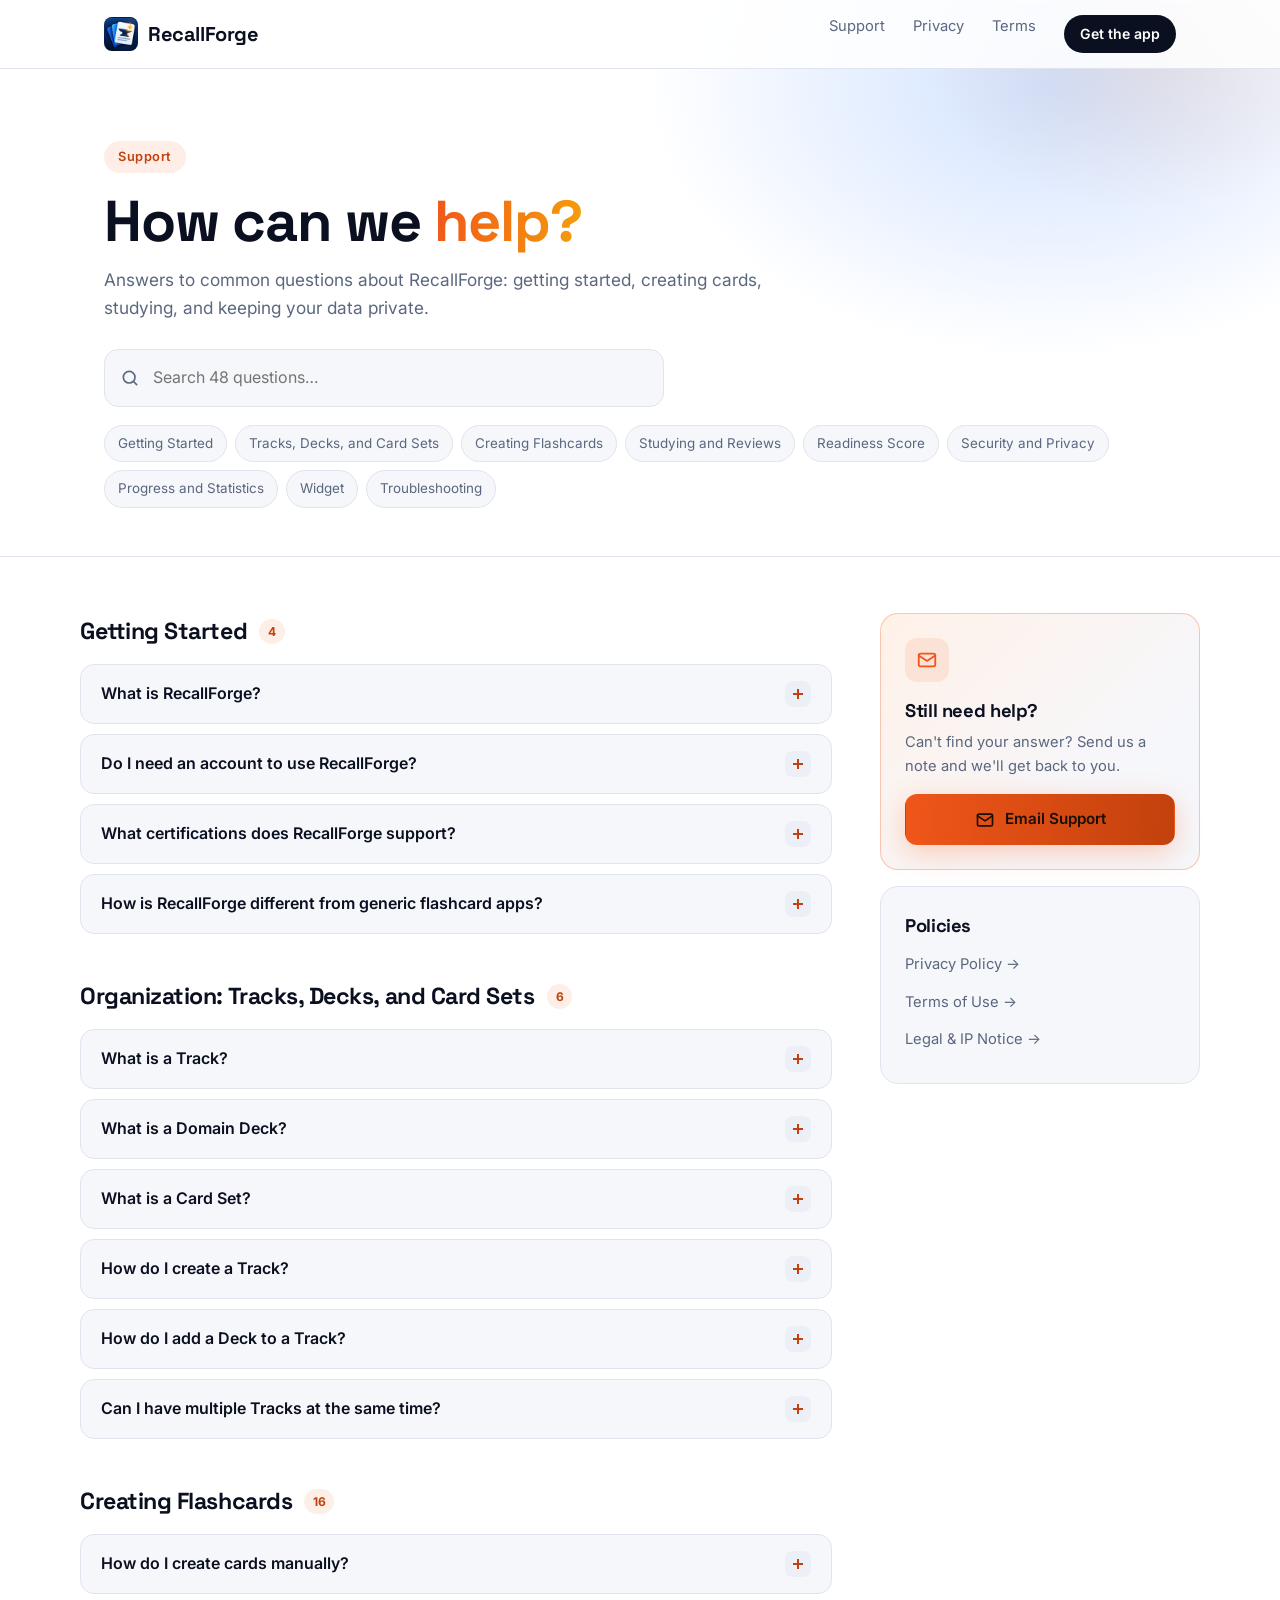
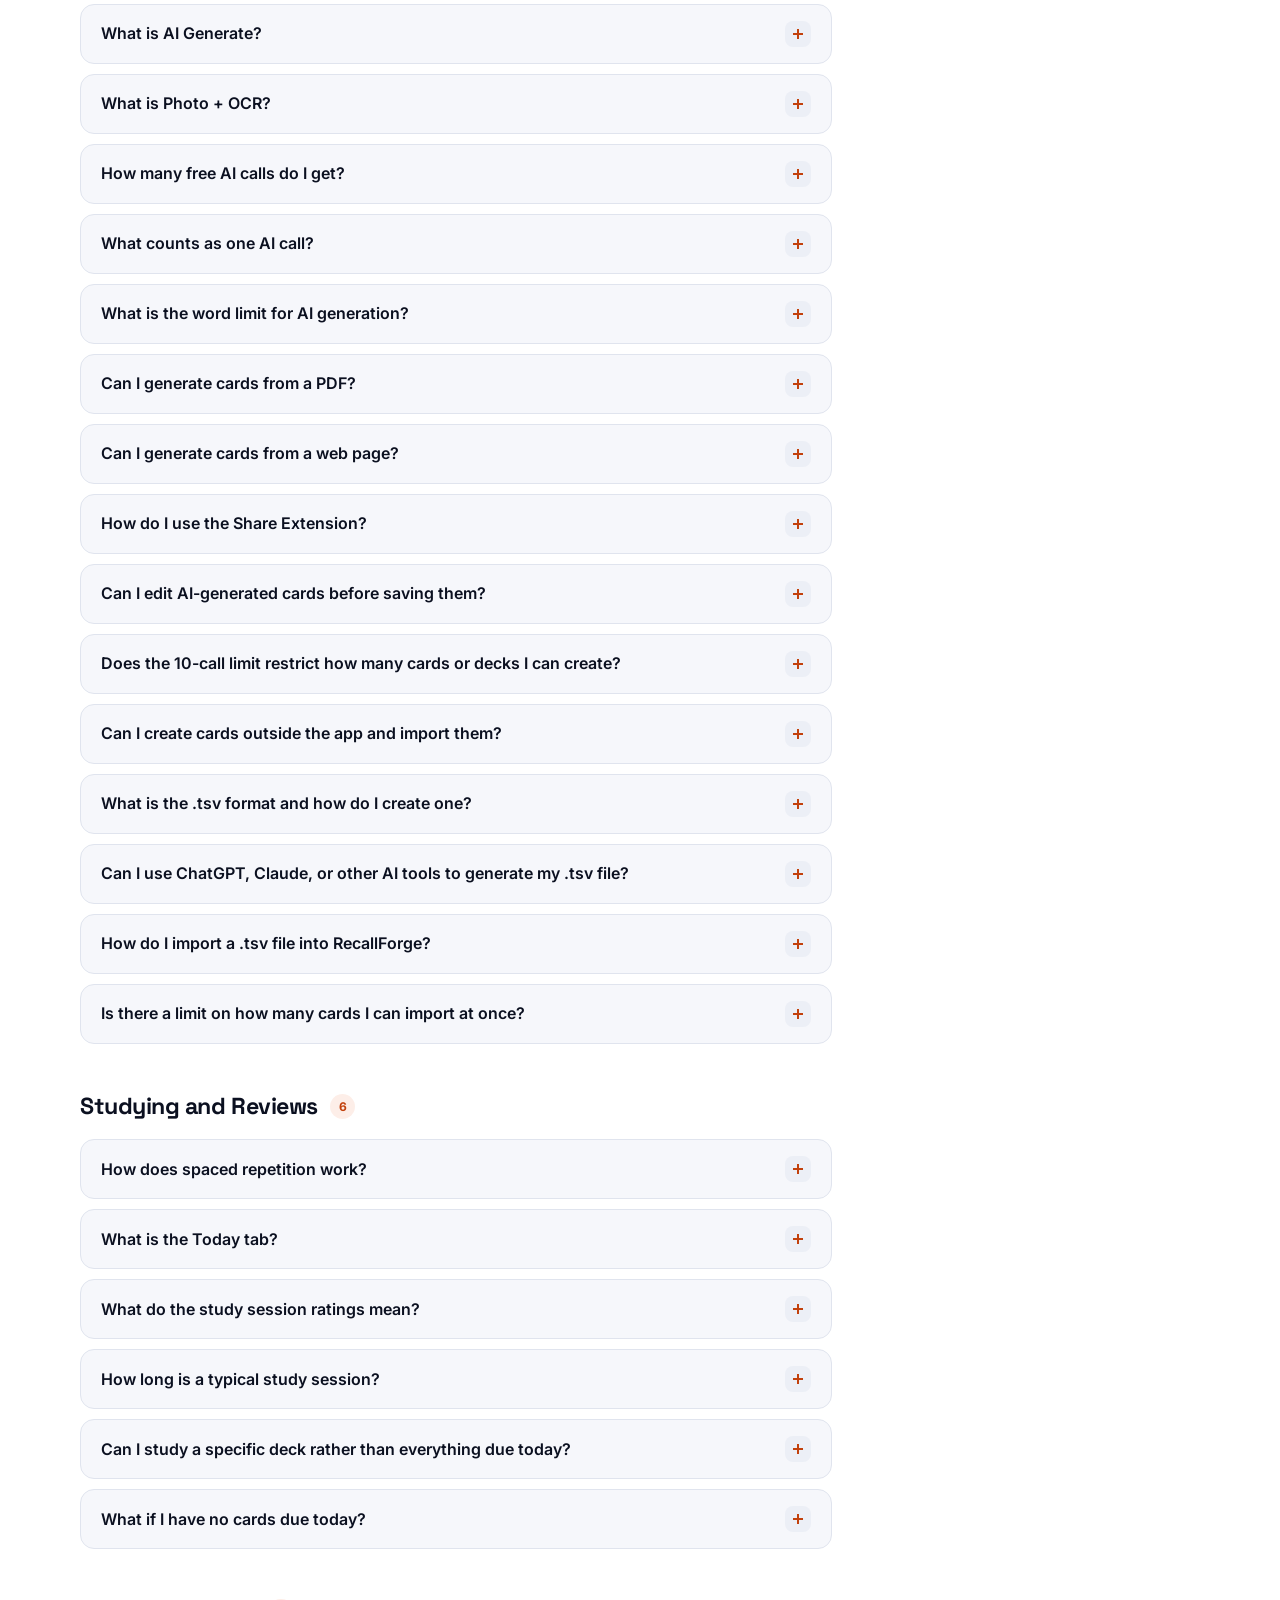
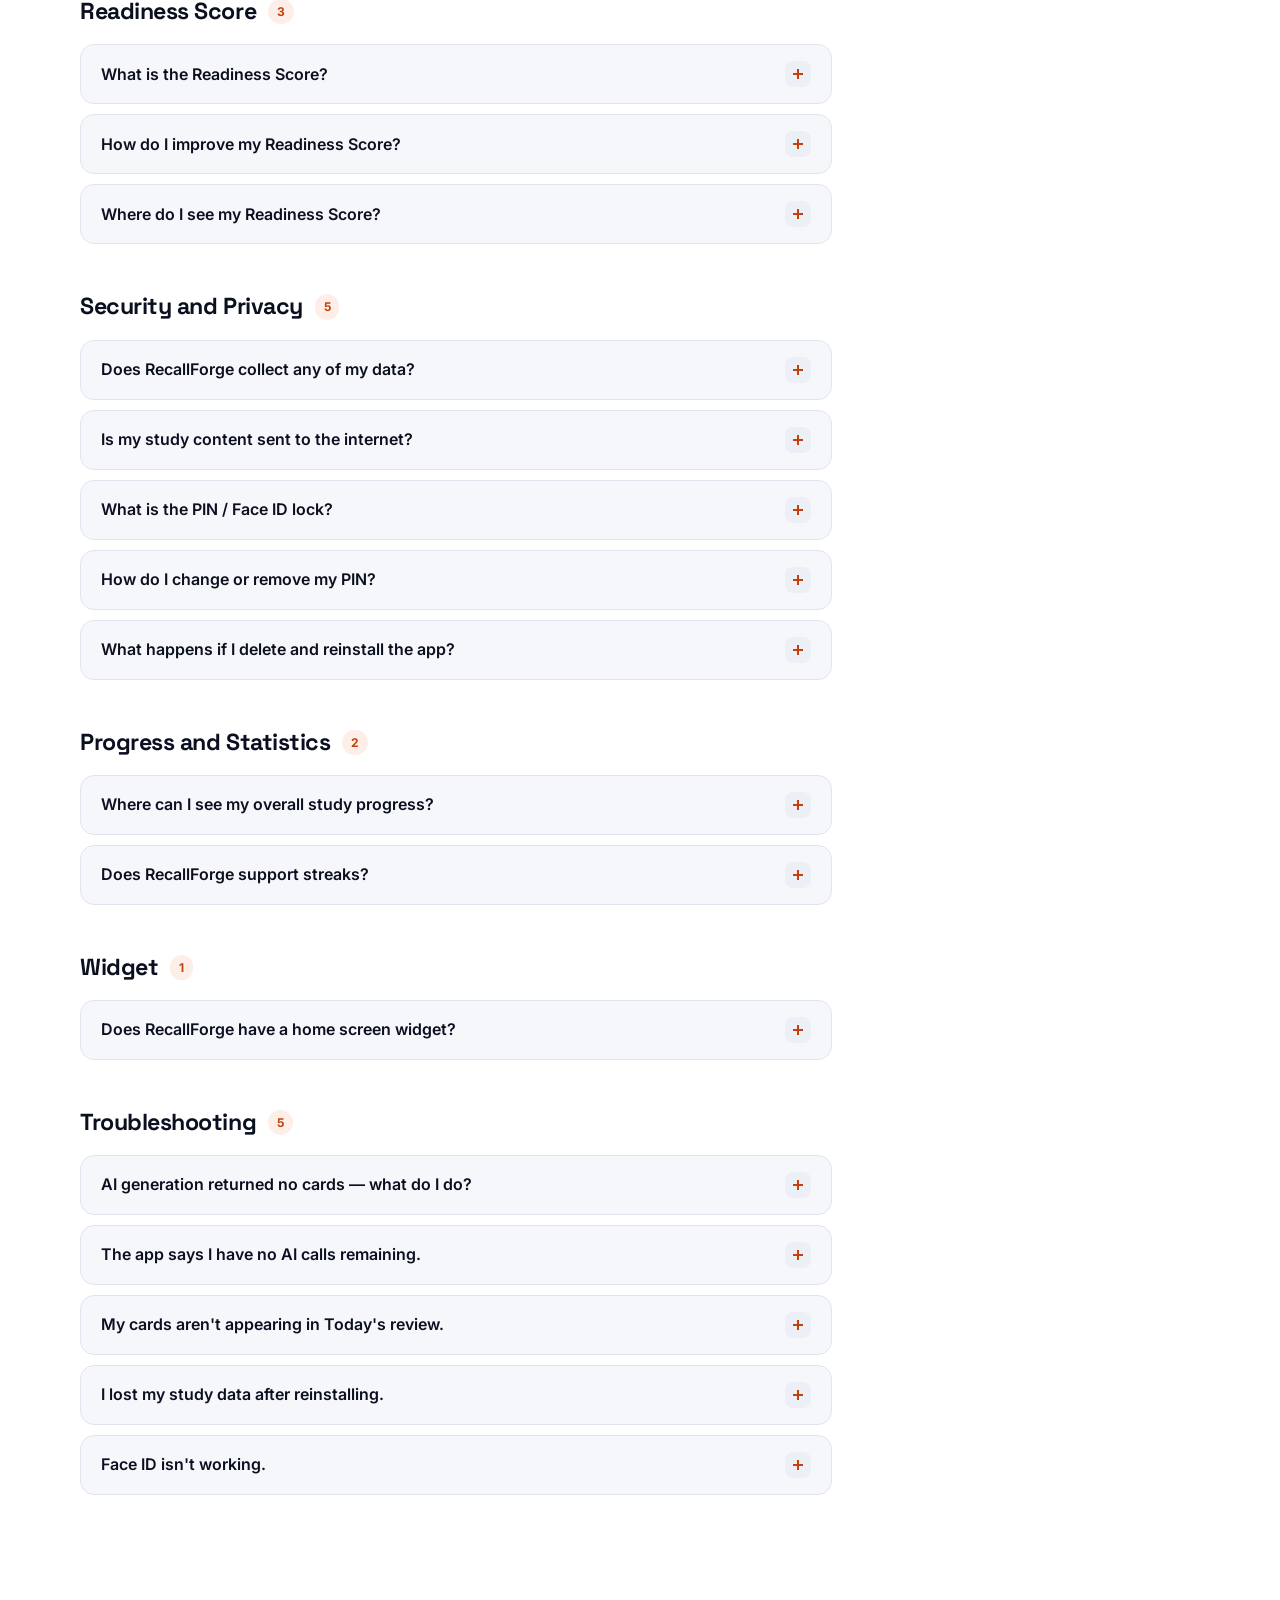
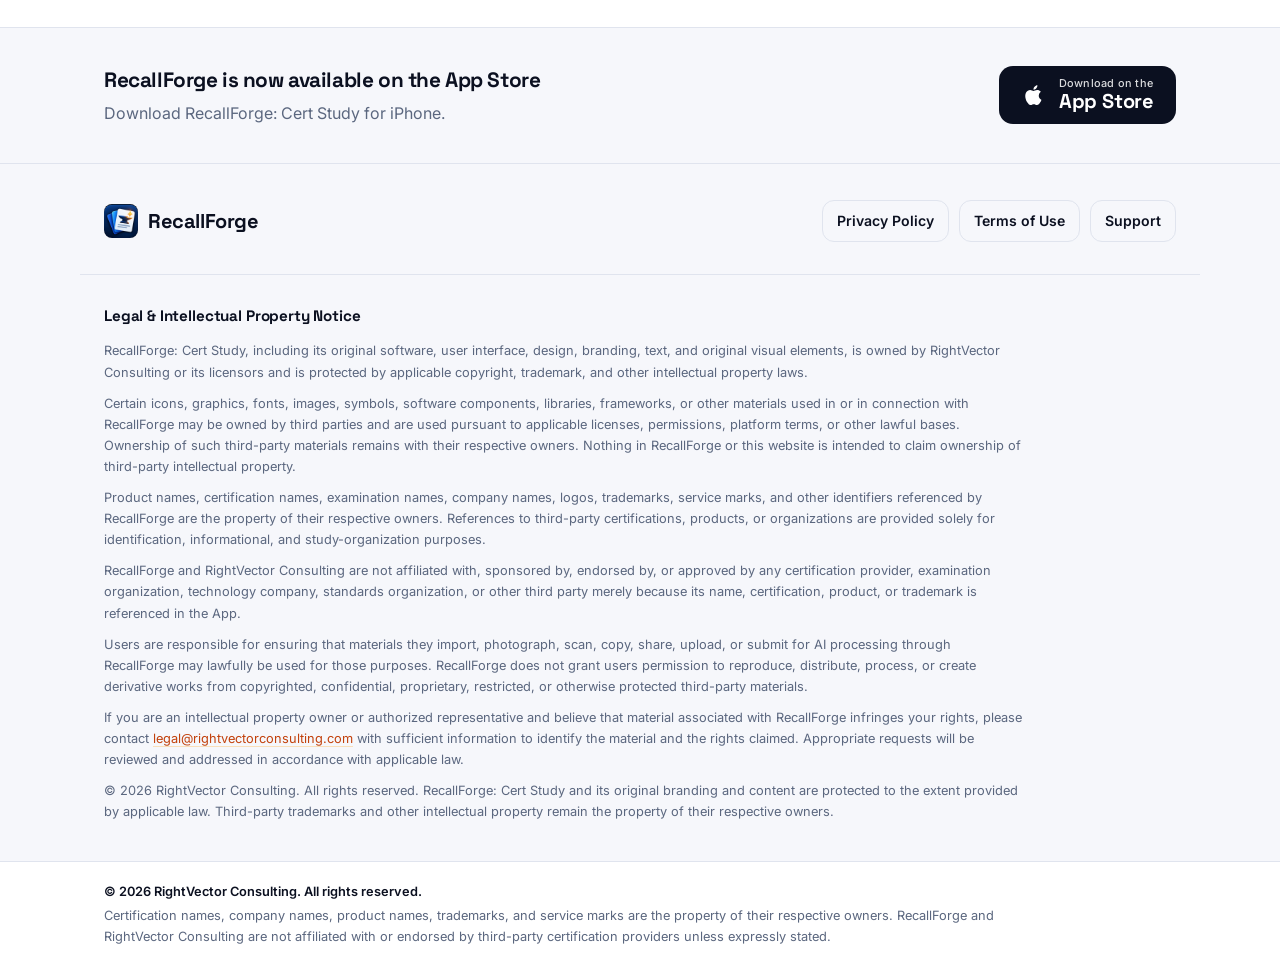
<file: recallforge/support/index.html>
<!DOCTYPE html>
<html lang="en">
<head>
<meta name="color-scheme" content="light dark">
<meta charset="UTF-8">
<meta name="viewport" content="width=device-width, initial-scale=1.0">
<title>Support — RecallForge</title>
<meta name="description" content="RecallForge support and frequently asked questions.">
<link rel="preconnect" href="https://fonts.googleapis.com">
<link rel="preconnect" href="https://fonts.gstatic.com" crossorigin>
<link href="https://fonts.googleapis.com/css2?family=Inter:wght@400;500;600;700&family=Space+Grotesk:wght@500;600;700&display=swap" rel="stylesheet">
<link rel="icon" type="image/png" href="[data-uri]">
<link rel="apple-touch-icon" href="[data-uri]">
<style>
  :root { color-scheme: light dark;
    --bg:#FFFFFF; --bg-2:#F6F7FB; --surface:#F6F7FB; --surface-2:#ECEFF6; --border:#E0E4EE;
    --text:#0B1020; --body:#39425A; --muted:#5B677F; --blue:#2F7BFF; --blue-soft:rgba(47,123,255,0.10);
    --ember:#F0561A; --ember-2:#C2410C; --ember-3:#F59E0B; --ember-soft:rgba(240,86,26,0.10);
    --nav-bg:rgba(255,255,255,0.85); --hot-bg:linear-gradient(135deg,#FFF1E8 0%,#F6F7FB 70%);
    --shadow:0 18px 40px rgba(11,16,32,0.16); --radius:18px; --max:1120px; }
  @media (prefers-color-scheme: dark) { :root {
    --bg:#080D1A; --bg-2:#0D1426; --surface:#121B31; --surface-2:#1A2540; --border:#243152;
    --text:#F3F5FA; --body:#D3D9E6; --muted:#9DA8BF; --blue:#2F7BFF; --blue-soft:rgba(47,123,255,0.14);
    --ember:#FF6A2B; --ember-2:#FFB23F; --ember-3:#FFB23F; --ember-soft:rgba(255,106,43,0.12);
    --nav-bg:rgba(8,13,26,0.82); --hot-bg:linear-gradient(135deg,#2A1810 0%,#1B1E26 70%);
    --shadow:0 18px 40px rgba(0,0,0,0.5); } }
  * { box-sizing: border-box; margin: 0; padding: 0; }
  html { scroll-behavior: smooth; scroll-padding-top: 92px; }
  body { font-family: "Inter", system-ui, -apple-system, sans-serif; background: var(--bg); color: var(--text);
         line-height: 1.6; -webkit-font-smoothing: antialiased; overflow-x: hidden; }
  h1, h2, h3, .brand { font-family: "Space Grotesk", "Inter", sans-serif; letter-spacing: -0.02em; }
  a { color: inherit; text-decoration: none; }
  .wrap { max-width: var(--max); margin: 0 auto; padding: 0 24px; }
  .grad { background: linear-gradient(95deg, var(--ember), var(--ember-3));
          -webkit-background-clip: text; background-clip: text; color: transparent; }

  nav.top { position: sticky; top: 0; z-index: 10; backdrop-filter: blur(14px);
            background: var(--nav-bg); border-bottom: 1px solid var(--border); }
  nav.top .wrap { display: flex; align-items: center; justify-content: space-between; height: 68px; gap: 16px; }
  .brand { display: flex; align-items: center; gap: 10px; font-weight: 700; font-size: 1.25rem; }
  .app-icon { display:block; width:34px; height:34px; flex-shrink:0; border-radius:8px; }
  .nav-links { display: flex; gap: 28px; font-size: 0.92rem; color: var(--muted); }
  .nav-links a:hover, .nav-links a[aria-current="page"] { color: var(--text); }
  .nav-links a[aria-current="page"] { box-shadow: inset 0 -2px 0 var(--ember); padding-bottom: 2px; }

  .btn { display: inline-flex; align-items: center; gap: 10px; padding: 12px 20px; border-radius: 12px;
         font-weight: 600; font-size: 0.95rem; transition: transform .15s ease, background .15s ease;
         border: 1px solid transparent; cursor: pointer; font-family: inherit; }
  .btn:hover { transform: translateY(-2px); }
  .btn svg { width: 20px; height: 20px; flex-shrink: 0; }
  .btn-primary { background: linear-gradient(95deg, var(--ember), var(--ember-2)); color: #1A0E05;
                 box-shadow: 0 8px 28px rgba(255,106,43,0.3); }
  .btn-ghost { background: var(--surface); border-color: var(--border); color: var(--text); }
  .btn-ghost:hover { background: var(--surface-2); }

  /* Page header */
  .page-head { position: relative; padding: 72px 0 48px; border-bottom: 1px solid var(--border); }
  .page-head::before { content: ""; position: absolute; inset: -68px 0 0 0; z-index: -1;
    background: radial-gradient(ellipse 45% 70% at 82% 15%, rgba(47,123,255,0.22), transparent 70%),
                radial-gradient(ellipse 25% 40% at 90% 10%, rgba(255,140,43,0.14), transparent 70%); }
  .eyebrow { display: inline-flex; align-items: center; gap: 8px; padding: 6px 14px; border-radius: 999px;
             background: var(--ember-soft); color: var(--ember-2); font-size: 0.8rem; font-weight: 600;
             letter-spacing: .04em; margin-bottom: 18px; }
  .page-head h1 { font-size: clamp(2.2rem, 5vw, 3.6rem); line-height: 1.05; margin-bottom: 14px; }
  .page-head p.lead { color: var(--muted); font-size: 1.08rem; max-width: 680px; }
  .meta { display: flex; flex-wrap: wrap; gap: 10px; margin-top: 22px; }
  .meta span { font-size: 0.84rem; padding: 6px 12px; border-radius: 10px; background: var(--surface);
               border: 1px solid var(--border); color: var(--muted); }
  .meta b { color: var(--text); font-weight: 600; }

  /* Doc layout */
  .doc { display: grid; grid-template-columns: 260px minmax(0, 1fr); gap: 56px; padding: 56px 0 88px; align-items: start; }
  .toc { position: sticky; top: 92px; max-height: calc(100vh - 110px); overflow-y: auto; padding-right: 6px; }
  .toc h4 { font-size: 0.74rem; letter-spacing: .12em; text-transform: uppercase; color: var(--ember); margin-bottom: 12px; }
  .toc ol { list-style: none; border-left: 1px solid var(--border); }
  .toc a { display: block; padding: 5px 0 5px 14px; margin-left: -1px; border-left: 2px solid transparent;
           font-size: 0.86rem; color: var(--muted); line-height: 1.35; }
  .toc a:hover { color: var(--text); }
  .toc a.active { color: var(--text); border-left-color: var(--ember); }
  .toc::-webkit-scrollbar { width: 4px; } .toc::-webkit-scrollbar-thumb { background: var(--border); border-radius: 4px; }

  .prose { max-width: 760px; color: var(--body); font-size: 1rem; line-height: 1.75; }
  .prose .intro { font-size: 1.06rem; color: var(--text); }
  .prose section { padding-top: 40px; margin-top: 40px; border-top: 1px solid var(--border); }
  .prose section:first-of-type { border-top: 0; margin-top: 24px; padding-top: 8px; }
  .prose h2 { font-size: 1.5rem; line-height: 1.25; color: var(--text); margin-bottom: 16px; display: flex; gap: 14px; align-items: baseline; }
  .prose h2 .num { flex-shrink: 0; font-size: 0.85rem; font-weight: 700; color: var(--ember); background: var(--ember-soft);
                   border-radius: 8px; padding: 3px 9px; transform: translateY(-3px); font-family: "Inter", sans-serif; }
  .prose h3 { font-size: 1.12rem; color: var(--text); margin: 24px 0 10px; }
  .prose p { margin: 0 0 14px; }
  .prose strong { color: var(--text); font-weight: 600; }
  .prose ul, .prose ol { margin: 4px 0 18px; padding-left: 0; list-style: none; }
  .prose li { position: relative; padding-left: 24px; margin: 6px 0; }
  .prose ul li::before { content: ""; position: absolute; left: 4px; top: 0.72em; width: 7px; height: 7px;
                         border-radius: 2px; background: linear-gradient(135deg, var(--ember), var(--ember-2)); }
  .prose ol { counter-reset: n; }
  .prose ol li { counter-increment: n; padding-left: 36px; }
  .prose ol li::before { content: counter(n); position: absolute; left: 0; top: 0.15em; width: 24px; height: 24px;
                         border-radius: 7px; background: var(--ember-soft); color: var(--ember-2); font-size: 0.8rem;
                         font-weight: 700; display: grid; place-items: center; line-height: 1; }
  .prose a { color: var(--ember-2); border-bottom: 1px solid rgba(255,178,63,.35); overflow-wrap: anywhere; }
  .prose a:hover { border-bottom-color: var(--ember-2); }
  .prose code { font-family: ui-monospace, Menlo, Consolas, monospace; font-size: 0.88em; background: var(--surface-2);
                padding: 2px 6px; border-radius: 6px; overflow-wrap: anywhere; }
  .callout { background: var(--surface); border: 1px solid var(--border); border-left: 3px solid var(--ember);
             border-radius: 12px; padding: 16px 18px; margin: 0 0 16px; font-size: 0.92rem; letter-spacing: .01em; }
  .contact-card { background: var(--surface); border: 1px solid var(--border); border-radius: var(--radius); padding: 22px 24px; }

  /* Footer */
  footer { border-top: 1px solid var(--border); background: var(--bg-2); }
  footer .foot-top { display: flex; flex-wrap: wrap; gap: 20px; align-items: center; justify-content: space-between; padding-top: 36px; padding-bottom: 32px; }
  .site-legal { padding-top: 28px; padding-bottom: 28px; border-top: 1px solid var(--border); color: var(--muted); font-size: 0.8rem; line-height: 1.65; }
  .site-legal h4 { font-family: "Space Grotesk", sans-serif; font-size: 0.95rem; color: var(--text); margin-bottom: 12px; letter-spacing: -0.01em; }
  .site-legal p { margin-bottom: 10px; max-width: 920px; }
  .site-legal a { color: var(--ember-2); border-bottom: 1px solid rgba(255,178,63,.35); }
  .foot-bottom { border-top: 1px solid var(--border); background: var(--bg); padding: 20px 0 28px; color: var(--muted); font-size: 0.8rem; }
  .foot-bottom p { max-width: 920px; margin-bottom: 4px; }
  .foot-bottom strong { color: var(--text); font-weight: 600; }
  footer .links { display: flex; gap: 10px; flex-wrap: wrap; }
  footer .links .btn { padding: 9px 14px; font-size: 0.88rem; }
  footer .copy { color: var(--muted); font-size: 0.86rem; }

  @media (max-width: 900px) {
    .nav-links { gap: 16px; font-size: 0.85rem; }
    .nav-links .wide-only { display: none; }
    .doc { grid-template-columns: 1fr; gap: 28px; padding-top: 32px; }
    .toc { position: static; max-height: none; background: var(--surface); border: 1px solid var(--border);
           border-radius: var(--radius); padding: 18px 18px 12px; }
    .toc details summary { cursor: pointer; list-style: none; }
    .toc ol { margin-top: 10px; max-height: 240px; overflow-y: auto; }
  }
  @media (max-width: 600px) {
    .wrap { padding: 0 16px; }
    .brand span { display: none; }
    .page-head { padding: 48px 0 32px; }
    .prose h2 { font-size: 1.3rem; }
    footer .foot-top { flex-direction: column; text-align: center; }
    footer .links { justify-content: center; }
  }

  .search { display: block; position: relative; margin-top: 28px; max-width: 560px; }
  .search svg { position: absolute; left: 16px; top: 50%; transform: translateY(-50%); width: 20px; height: 20px; color: var(--muted); }
  .search input { width: 100%; padding: 15px 16px 15px 48px; border-radius: 14px; border: 1px solid var(--border);
                  background: var(--surface); color: var(--text); font: inherit; font-size: 1rem; outline: none; }
  .search input:focus { border-color: var(--ember); box-shadow: 0 0 0 3px var(--ember-soft); }
  .chips { display: flex; flex-wrap: wrap; gap: 8px; margin-top: 18px; }
  .chip { font-size: 0.84rem; padding: 7px 13px; border-radius: 999px; background: var(--surface);
          border: 1px solid var(--border); color: var(--muted); }
  .chip:hover { color: var(--text); border-color: rgba(255,106,43,.5); }
  .support-body { display: grid; grid-template-columns: minmax(0,1fr) 320px; gap: 48px; padding: 56px 0 88px; align-items: start; }
  .faq-group { margin-bottom: 44px; }
  .faq-group h2 { font-size: 1.45rem; margin-bottom: 14px; display: flex; align-items: center; gap: 12px; }
  .faq-group h2 small { font-family: "Inter", sans-serif; font-size: 0.75rem; font-weight: 700; color: var(--ember-2);
                        background: var(--ember-soft); padding: 3px 9px; border-radius: 999px; }
  .faq { background: var(--surface); border: 1px solid var(--border); border-radius: 14px; margin-bottom: 10px;
         transition: border-color .15s ease; }
  .faq[open] { border-color: rgba(255,106,43,.45); }
  .faq summary { list-style: none; cursor: pointer; display: flex; justify-content: space-between; align-items: center;
                 gap: 16px; padding: 16px 20px; font-weight: 600; color: var(--text); }
  .faq summary::-webkit-details-marker { display: none; }
  .faq summary i { flex-shrink: 0; width: 26px; height: 26px; border-radius: 8px; background: var(--surface-2); position: relative; }
  .faq summary i::before, .faq summary i::after { content: ""; position: absolute; left: 50%; top: 50%; width: 10px; height: 2px;
                 background: var(--ember-2); transform: translate(-50%,-50%); transition: transform .2s ease; }
  .faq summary i::after { transform: translate(-50%,-50%) rotate(90deg); }
  .faq[open] summary i::after { transform: translate(-50%,-50%) rotate(0deg); }
  .faq summary:focus-visible { outline: 2px solid var(--ember); outline-offset: 2px; border-radius: 14px; }
  .ans { padding: 0 20px 18px; color: var(--body); line-height: 1.7; }
  .ans p { margin-bottom: 10px; } .ans p:last-child { margin-bottom: 0; }
  .ans strong { color: var(--text); font-weight: 600; }
  .ans .arrow { color: var(--ember); font-weight: 700; }
  .ans ul, .ans ol { list-style: none; margin: 6px 0 10px; }
  .ans li { position: relative; padding-left: 24px; margin: 6px 0; }
  .ans ul li::before { content: ""; position: absolute; left: 4px; top: .72em; width: 7px; height: 7px; border-radius: 2px;
                       background: linear-gradient(135deg, var(--ember), var(--ember-2)); }
  .ans ol { counter-reset: n; } .ans ol li { counter-increment: n; padding-left: 36px; }
  .ans ol li::before { content: counter(n); position: absolute; left: 0; top: .15em; width: 24px; height: 24px; border-radius: 7px;
                       background: var(--ember-soft); color: var(--ember-2); font-size: .8rem; font-weight: 700;
                       display: grid; place-items: center; }
  .side { position: sticky; top: 92px; display: flex; flex-direction: column; gap: 16px; }
  .side-card { background: var(--surface); border: 1px solid var(--border); border-radius: var(--radius); padding: 24px; }
  .side-card.hot { background: var(--hot-bg); border-color: rgba(255,106,43,.35); }
  .side-card .icon { width: 44px; height: 44px; border-radius: 12px; display: grid; place-items: center;
                     background: var(--ember-soft); color: var(--ember); margin-bottom: 14px; }
  .side-card .icon svg { width: 22px; height: 22px; }
  .side-card h3 { font-size: 1.15rem; margin-bottom: 6px; }
  .side-card p { color: var(--muted); font-size: .92rem; margin-bottom: 16px; }
  .side-card .btn { width: 100%; justify-content: center; }
  .side-card ul { list-style: none; } .side-card li a { display: block; padding: 7px 0; color: var(--muted); font-size: .92rem; }
  .side-card li a:hover { color: var(--text); }
  .empty { display: none; text-align: center; padding: 40px; color: var(--muted); background: var(--surface);
           border: 1px dashed var(--border); border-radius: var(--radius); }
  .legal-note { border-top: 1px solid var(--border); padding: 40px 0 16px; }
  .legal-note details { background: var(--bg-2); border: 1px solid var(--border); border-radius: var(--radius); }
  .legal-note summary { cursor: pointer; padding: 18px 22px; font-weight: 600; font-family: "Space Grotesk", sans-serif; font-size: 1.05rem; }
  .legal-note .inner { padding: 0 22px 20px; color: var(--muted); font-size: .9rem; line-height: 1.7; }
  .legal-note .inner p { margin-bottom: 12px; }
  .legal-note a { color: var(--ember-2); }
  @media (max-width: 900px) {
    .support-body { grid-template-columns: 1fr; padding-top: 36px; }
    .side { position: static; }
  }

  .app-icon{background:url([data-uri]) center/cover no-repeat !important;}
  .nav-cta{display:inline-flex;align-items:center;gap:8px;padding:8px 16px;border-radius:999px;background:var(--text);color:var(--bg);font-weight:600;font-size:.88rem;}
  .nav-cta:hover{opacity:.88}
  .get-app{display:inline-flex;align-items:center;gap:12px;padding:12px 22px;border-radius:14px;background:var(--text);color:var(--bg);font-weight:600;}
  .get-app svg{width:26px;height:26px}
  .get-app .lines{display:flex;flex-direction:column;line-height:1.1;text-align:left}
  .get-app small{font-size:.68rem;font-weight:500;opacity:.85;letter-spacing:.02em}
  .get-app strong{font-size:1.25rem;font-family:"Space Grotesk",sans-serif;letter-spacing:-.01em}
  .get-app:hover{transform:translateY(-1px);box-shadow:var(--shadow)}
  .cta-band{border-top:1px solid var(--border);background:var(--bg-2);padding:36px 0}
  .cta-band .wrap{display:flex;flex-wrap:wrap;gap:20px;align-items:center;justify-content:space-between}
  .cta-band h3{font-size:1.3rem;margin-bottom:4px} .cta-band p{color:var(--muted)}
  .avail{display:inline-flex;align-items:center;gap:8px;padding:6px 14px;border-radius:999px;background:var(--ember-soft);color:var(--ember-2);font-size:.8rem;font-weight:600;letter-spacing:.04em}
  .grad{background:linear-gradient(95deg,var(--ember),var(--ember-3))!important;-webkit-background-clip:text!important;background-clip:text!important;color:transparent!important}
</style>
</head>
<body>
<svg width="0" height="0" style="position:absolute" aria-hidden="true">
  <defs>
    <linearGradient id="emberGrad" x1="0" y1="0" x2="1" y2="1">
      <stop offset="0" stop-color="#FF6A2B"/><stop offset="1" stop-color="#FFB23F"/>
    </linearGradient>
  </defs>
</svg>
<nav class="top"><div class="wrap">
    <a href="https://rightvectorconsulting.com/recallforge/marketing/" class="brand" aria-label="RecallForge home"><i class="app-icon" aria-hidden="true"></i><span>RecallForge</span></a>
    <div class="nav-links">
      
      <a href="https://rightvectorconsulting.com/recallforge/support/">Support</a>
      <a href="https://rightvectorconsulting.com/recallforge/privacy/">Privacy</a>
      <a href="https://rightvectorconsulting.com/recallforge/terms/">Terms</a>
      <a class="nav-cta" href="https://apps.apple.com/us/search?term=RecallForge:%20Cert%20Study" rel="noopener">Get the app</a>
    </div></div></nav>
<header class="page-head">
  <div class="wrap">
    <div class="eyebrow">Support</div>
    <h1>How can we <span class="grad">help?</span></h1>
    <p class="lead">Answers to common questions about RecallForge: getting started, creating cards, studying, and keeping your data private.</p>
    <label class="search"><span class="sr" style="position:absolute;left:-9999px">Search questions</span><svg viewBox="0 0 24 24" fill="none" stroke="currentColor" stroke-width="2" stroke-linecap="round"><circle cx="11" cy="11" r="7"/><path d="M20 20l-3.5-3.5"/></svg>
      <input id="faq-search" type="search" placeholder="Search 48 questions…" autocomplete="off"></label>
    <div class="chips"><a class="chip" href="#getting-started">Getting Started</a><a class="chip" href="#organization-tracks-decks-and-card-sets">Tracks, Decks, and Card Sets</a><a class="chip" href="#creating-flashcards">Creating Flashcards</a><a class="chip" href="#studying-and-reviews">Studying and Reviews</a><a class="chip" href="#readiness-score">Readiness Score</a><a class="chip" href="#security-and-privacy">Security and Privacy</a><a class="chip" href="#progress-and-statistics">Progress and Statistics</a><a class="chip" href="#widget">Widget</a><a class="chip" href="#troubleshooting">Troubleshooting</a></div>
  </div>
</header>
<div class="wrap support-body">
  <main>
    <section class="faq-group" id="getting-started"><h2>Getting Started<small>4</small></h2><details class="faq"><summary><span>What is RecallForge?</span><i aria-hidden="true"></i></summary><div class="ans"><p>RecallForge is a flashcard and spaced repetition app built specifically for professionals studying for industry certifications — PMP, AWS, CISSP, CPA, and others. It combines AI-powered flashcard creation with a smart review scheduler so you retain what you study, not just what you reviewed the night before.</p></div></details><details class="faq"><summary><span>Do I need an account to use RecallForge?</span><i aria-hidden="true"></i></summary><div class="ans"><p>No. RecallForge works entirely on your device with no account or sign-in required. Your study data stays local.</p></div></details><details class="faq"><summary><span>What certifications does RecallForge support?</span><i aria-hidden="true"></i></summary><div class="ans"><p>RecallForge works for any certification you are preparing for. When you first launch the app, you name your own certification track. You can add as many tracks as you need from the Library tab.</p></div></details><details class="faq"><summary><span>How is RecallForge different from generic flashcard apps?</span><i aria-hidden="true"></i></summary><div class="ans"><p>Three things set it apart: (1) it uses FSRS-5, the most accurate spaced repetition algorithm available, to schedule reviews at exactly the right time; (2) it generates flashcards from your own source material using AI rather than requiring you to create every card manually; and (3) its organization mirrors how professional certification exams are structured — by domain and topic area.</p></div></details></section><section class="faq-group" id="organization-tracks-decks-and-card-sets"><h2>Organization: Tracks, Decks, and Card Sets<small>6</small></h2><details class="faq"><summary><span>What is a Track?</span><i aria-hidden="true"></i></summary><div class="ans"><p>A Track represents one certification you are preparing for — for example, "AWS Solutions Architect Associate" or "PMP." Everything in RecallForge lives inside a Track.</p></div></details><details class="faq"><summary><span>What is a Domain Deck?</span><i aria-hidden="true"></i></summary><div class="ans"><p>A Domain Deck is a subdivision within a Track that maps to an exam domain or knowledge area. For example, a PMP track might have decks for "Project Integration," "Risk Management," and "Stakeholder Engagement." Organizing cards this way lets you see your readiness per domain, just as the exam measures you.</p></div></details><details class="faq"><summary><span>What is a Card Set?</span><i aria-hidden="true"></i></summary><div class="ans"><p>A Card Set is an optional grouping inside a deck for a specific topic or session — for example, "Week 3 Notes" or "Chapter 5 — Procurement." Card Sets help you organize cards that came from the same source material.</p></div></details><details class="faq"><summary><span>How do I create a Track?</span><i aria-hidden="true"></i></summary><div class="ans"><p>Go to the <strong>Library</strong> tab <span class="arrow">→</span> tap <strong>+</strong> <span class="arrow">→</span> <strong>New Track</strong>. Enter the certification name and choose a category.</p></div></details><details class="faq"><summary><span>How do I add a Deck to a Track?</span><i aria-hidden="true"></i></summary><div class="ans"><p>Open a Track from the Library <span class="arrow">→</span> tap <strong>+</strong> <span class="arrow">→</span> <strong>New Domain Deck</strong>.</p></div></details><details class="faq"><summary><span>Can I have multiple Tracks at the same time?</span><i aria-hidden="true"></i></summary><div class="ans"><p>Yes. You can prepare for multiple certifications simultaneously. Each Track is independent with its own decks, cards, and readiness score.</p></div></details></section><section class="faq-group" id="creating-flashcards"><h2>Creating Flashcards<small>16</small></h2><details class="faq"><summary><span>How do I create cards manually?</span><i aria-hidden="true"></i></summary><div class="ans"><p>Open any Deck <span class="arrow">→</span> tap <strong>+</strong> <span class="arrow">→</span> <strong>New Card</strong>. Enter the front (question) and back (answer). Tap Save.</p></div></details><details class="faq"><summary><span>What is AI Generate?</span><i aria-hidden="true"></i></summary><div class="ans"><p>AI Generate is the fastest way to create cards. You provide study material — pasted text, a PDF, or content from a web page — and the AI produces up to 10 focused flashcards from it in seconds. Each generation uses one AI call.</p></div></details><details class="faq"><summary><span>What is Photo + OCR?</span><i aria-hidden="true"></i></summary><div class="ans"><p>Photo + OCR lets you take a photo of printed material — a textbook page, whiteboard, or printed study guide — and extract the text on-device using Apple's Vision framework (no AI call used for extraction). You can then review the extracted text and generate cards from it with one AI call.</p></div></details><details class="faq"><summary><span>How many free AI calls do I get?</span><i aria-hidden="true"></i></summary><div class="ans"><p>RecallForge includes 10 complimentary AI generation calls. Each call can produce up to 10 cards from your source material.</p></div></details><details class="faq"><summary><span>What counts as one AI call?</span><i aria-hidden="true"></i></summary><div class="ans"><p>Any single generation — whether from text, PDF, or photo OCR — counts as one call, regardless of how many cards are returned.</p></div></details><details class="faq"><summary><span>What is the word limit for AI generation?</span><i aria-hidden="true"></i></summary><div class="ans"><p>Source material must be under 4,000 words per generation. If your content is longer, split it into sections and generate separately, one section per call.</p></div></details><details class="faq"><summary><span>Can I generate cards from a PDF?</span><i aria-hidden="true"></i></summary><div class="ans"><p>Yes. In the <strong>Quick Add</strong> tab <span class="arrow">→</span> <strong>AI Generate</strong> <span class="arrow">→</span> switch to the <strong>PDF</strong> tab <span class="arrow">→</span> tap to select a PDF file. Text is extracted on-device from the PDF, then you use one AI call to generate cards. Password-protected or scanned-image PDFs are not supported — for scanned PDFs, use Photo + OCR instead.</p></div></details><details class="faq"><summary><span>Can I generate cards from a web page?</span><i aria-hidden="true"></i></summary><div class="ans"><p>RecallForge cannot fetch web pages directly, but you can paste the text content from any page into the Text input in AI Generate. The URL tab is provided as a label reminder — paste the content, not the URL itself.</p></div></details><details class="faq"><summary><span>How do I use the Share Extension?</span><i aria-hidden="true"></i></summary><div class="ans"><p>In Safari or any app, select text or use the Share button <span class="arrow">→</span> tap <strong>RecallForge</strong> in the share sheet. The selected content opens directly in AI Generate with the text pre-filled, ready for card generation.</p></div></details><details class="faq"><summary><span>Can I edit AI-generated cards before saving them?</span><i aria-hidden="true"></i></summary><div class="ans"><p>Yes. After generation, every card goes into an <strong>AI Review Queue</strong> where you can edit the front and back of each card, delete cards you don't want, and confirm the destination deck before saving anything.</p></div></details><details class="faq"><summary><span>Does the 10-call limit restrict how many cards or decks I can create?</span><i aria-hidden="true"></i></summary><div class="ans"><p>Not at all. The 10 AI call limit only applies to in-app AI generation. You can create unlimited Tracks, Domain Decks, Card Sets, and individual flashcards manually — there is no cap on any of them.</p></div></details><details class="faq"><summary><span>Can I create cards outside the app and import them?</span><i aria-hidden="true"></i></summary><div class="ans"><p>Yes. RecallForge supports importing flashcards from a tab-separated (.tsv) file. Each row in the file represents one card, with the front (question) in the first column and the back (answer) in the second column. You can create this file in any spreadsheet app — Numbers, Excel, or Google Sheets — and import it directly into any Deck.</p></div></details><details class="faq"><summary><span>What is the .tsv format and how do I create one?</span><i aria-hidden="true"></i></summary><div class="ans"><p>A .tsv file is a plain text file where columns are separated by a tab character. To create one:</p><ol><li>Open Numbers, Excel, or Google Sheets</li><li>Put your questions in column A and answers in column B — one card per row, no header row needed</li><li>Export or save as Tab Separated Values (.tsv)</li></ol></div></details><details class="faq"><summary><span>Can I use ChatGPT, Claude, or other AI tools to generate my .tsv file?</span><i aria-hidden="true"></i></summary><div class="ans"><p>Absolutely — and this is a great way to get unlimited AI-generated cards with no in-app call limit. Paste your study material into any AI tool and ask it to produce a two-column tab-separated list of question-and-answer flashcards. Copy the output into a spreadsheet, save as .tsv, and import into RecallForge. You get the full power of AI card generation with no restrictions.</p></div></details><details class="faq"><summary><span>How do I import a .tsv file into RecallForge?</span><i aria-hidden="true"></i></summary><div class="ans"><p>Go to <strong>Quick Add</strong> tab <span class="arrow">→</span> <strong>Import from File</strong> <span class="arrow">→</span> select your .tsv file <span class="arrow">→</span> choose the destination Track and Deck <span class="arrow">→</span> tap Import. Your cards are added immediately and scheduled for review.</p></div></details><details class="faq"><summary><span>Is there a limit on how many cards I can import at once?</span><i aria-hidden="true"></i></summary><div class="ans"><p>There is no hard limit on import size. Very large imports (thousands of cards) may take a moment to process. Once imported, all cards are available for study and begin accumulating their FSRS-5 review schedule as you work through them.</p></div></details></section><section class="faq-group" id="studying-and-reviews"><h2>Studying and Reviews<small>6</small></h2><details class="faq"><summary><span>How does spaced repetition work?</span><i aria-hidden="true"></i></summary><div class="ans"><p>After you review a card, you rate how well you knew it: <strong>Again</strong>, <strong>Hard</strong>, <strong>Good</strong>, or <strong>Easy</strong>. RecallForge uses the FSRS-5 algorithm to calculate when you should see that card again. Cards you rate Easy reappear much later. Cards you rate Again come back the same day. Over time the schedule becomes personalized to your actual memory.</p></div></details><details class="faq"><summary><span>What is the Today tab?</span><i aria-hidden="true"></i></summary><div class="ans"><p>The Today tab is your daily study hub. It shows how many cards are due for review today across all your tracks and decks. Tap <strong>Start Review</strong> to begin a session.</p></div></details><details class="faq"><summary><span>What do the study session ratings mean?</span><i aria-hidden="true"></i></summary><div class="ans"><ul><li><strong>Again</strong> — you didn't remember. The card resets and will appear again very soon.</li><li><strong>Hard</strong> — you remembered but with difficulty. The next interval increases slightly.</li><li><strong>Good</strong> — you remembered comfortably. The card follows its normal schedule.</li><li><strong>Easy</strong> — you knew it instantly. The next interval extends significantly.</li></ul></div></details><details class="faq"><summary><span>How long is a typical study session?</span><i aria-hidden="true"></i></summary><div class="ans"><p>Sessions are as long as your due cards require. RecallForge shows your progress through the session (e.g., "12 of 30") and a completion screen when you finish.</p></div></details><details class="faq"><summary><span>Can I study a specific deck rather than everything due today?</span><i aria-hidden="true"></i></summary><div class="ans"><p>Yes. Open any Deck from the Library <span class="arrow">→</span> tap <strong>Study This Deck</strong> to review only cards in that deck.</p></div></details><details class="faq"><summary><span>What if I have no cards due today?</span><i aria-hidden="true"></i></summary><div class="ans"><p>The Today tab will tell you that you're caught up and show when your next review is scheduled.</p></div></details></section><section class="faq-group" id="readiness-score"><h2>Readiness Score<small>3</small></h2><details class="faq"><summary><span>What is the Readiness Score?</span><i aria-hidden="true"></i></summary><div class="ans"><p>The Readiness Score is a percentage that reflects how well you know your material across a Deck or Track, based on your review history and FSRS-5 stability estimates. A score of 100% means all your cards are well-retained. New cards with no review history count against the score.</p></div></details><details class="faq"><summary><span>How do I improve my Readiness Score?</span><i aria-hidden="true"></i></summary><div class="ans"><p>Complete your daily reviews consistently. Rating cards Good or Easy increases the score faster than rating Again or Hard. Adding new cards temporarily reduces the score until those cards have been reviewed.</p></div></details><details class="faq"><summary><span>Where do I see my Readiness Score?</span><i aria-hidden="true"></i></summary><div class="ans"><p>Each Deck and Track shows its readiness score in the Library. The Progress tab gives an overview across all your study material.</p></div></details></section><section class="faq-group" id="security-and-privacy"><h2>Security and Privacy<small>5</small></h2><details class="faq"><summary><span>Does RecallForge collect any of my data?</span><i aria-hidden="true"></i></summary><div class="ans"><p>No personal data is collected or stored by RecallForge. All study content, cards, and review history remain on your device.</p></div></details><details class="faq"><summary><span>Is my study content sent to the internet?</span><i aria-hidden="true"></i></summary><div class="ans"><p>Only when you use AI card generation. The text you submit for generation is sent to OpenAI's API to produce flashcards. This is the only outbound data transfer. Photos are processed entirely on-device using Apple's Vision framework.</p></div></details><details class="faq"><summary><span>What is the PIN / Face ID lock?</span><i aria-hidden="true"></i></summary><div class="ans"><p>You can set a PIN during onboarding or from Settings. Once set, RecallForge locks automatically when you leave the app and requires PIN or Face ID to re-enter. This keeps your study content private if someone else picks up your device.</p></div></details><details class="faq"><summary><span>How do I change or remove my PIN?</span><i aria-hidden="true"></i></summary><div class="ans"><p>Go to <strong>Settings</strong> <span class="arrow">→</span> <strong>App Lock</strong> to change or disable your PIN.</p></div></details><details class="faq"><summary><span>What happens if I delete and reinstall the app?</span><i aria-hidden="true"></i></summary><div class="ans"><p>Your study data (cards, decks, tracks, review history) is stored on-device using SwiftData and will be lost if the app is deleted. Your PIN is cleared on reinstall so you can set a new one.</p></div></details></section><section class="faq-group" id="progress-and-statistics"><h2>Progress and Statistics<small>2</small></h2><details class="faq"><summary><span>Where can I see my overall study progress?</span><i aria-hidden="true"></i></summary><div class="ans"><p>The <strong>Progress</strong> tab shows your study statistics across all tracks: total cards, cards reviewed, streak, readiness by deck, and recent session history.</p></div></details><details class="faq"><summary><span>Does RecallForge support streaks?</span><i aria-hidden="true"></i></summary><div class="ans"><p>Yes. The Progress tab tracks your consecutive days of completing at least one review session.</p></div></details></section><section class="faq-group" id="widget"><h2>Widget<small>1</small></h2><details class="faq"><summary><span>Does RecallForge have a home screen widget?</span><i aria-hidden="true"></i></summary><div class="ans"><p>Yes. Long-press your home screen <span class="arrow">→</span> tap <strong>+</strong> <span class="arrow">→</span> search for RecallForge to add the widget. It shows how many cards are due for review today so you can stay on schedule at a glance.</p></div></details></section><section class="faq-group" id="troubleshooting"><h2>Troubleshooting<small>5</small></h2><details class="faq"><summary><span>AI generation returned no cards — what do I do?</span><i aria-hidden="true"></i></summary><div class="ans"><p>This usually means the source text was too short, too sparse, or written in a way the AI couldn't extract clear question-answer pairs from. Try providing more structured content — definitions, process steps, rules, or principles — and generate again.</p></div></details><details class="faq"><summary><span>The app says I have no AI calls remaining.</span><i aria-hidden="true"></i></summary><div class="ans"><p>You have used all 10 complimentary calls included with the app. Additional AI generation is on the roadmap for a future update.</p></div></details><details class="faq"><summary><span>My cards aren&#x27;t appearing in Today&#x27;s review.</span><i aria-hidden="true"></i></summary><div class="ans"><p>Cards only appear in Today's review when they are due based on their FSRS-5 schedule. Newly created cards that have never been studied will appear on their first scheduled review day — typically the same day or the following day. You can also study any deck directly from the Library without waiting for the scheduled date.</p></div></details><details class="faq"><summary><span>I lost my study data after reinstalling.</span><i aria-hidden="true"></i></summary><div class="ans"><p>Study data is stored locally on your device and is not backed up to iCloud in the current version. Deleting the app permanently removes all data. Cloud backup is planned for a future release.</p></div></details><details class="faq"><summary><span>Face ID isn&#x27;t working.</span><i aria-hidden="true"></i></summary><div class="ans"><p>Make sure RecallForge has Face ID permission enabled in iPhone <strong>Settings</strong>→ <strong>RecallForge</strong>→ <strong>Face ID</strong>. You can always use your PIN as a fallback.</p></div></details></section>
    <div class="empty" id="faq-empty">No matching questions. Try a different word, or email <a href="mailto:support@rightvectorconsulting.com" style="color:var(--ember-2)">support@rightvectorconsulting.com</a>.</div>
  </main>
  <aside class="side">
    <div class="side-card hot">
      <div class="icon"><svg viewBox="0 0 24 24" fill="none" stroke="currentColor" stroke-width="2" stroke-linecap="round" stroke-linejoin="round"><rect x="3" y="5" width="18" height="14" rx="2"/><path d="M3 7l9 6 9-6"/></svg></div>
      <h3>Still need help?</h3>
      <p>Can't find your answer? Send us a note and we'll get back to you.</p>
      <a class="btn btn-primary" href="mailto:support@rightvectorconsulting.com"><svg viewBox="0 0 24 24" fill="none" stroke="currentColor" stroke-width="2" stroke-linecap="round" stroke-linejoin="round"><rect x="3" y="5" width="18" height="14" rx="2"/><path d="M3 7l9 6 9-6"/></svg>Email Support</a>
    </div>
    <div class="side-card">
      <h3>Policies</h3>
      <ul>
        <li><a href="https://rightvectorconsulting.com/recallforge/privacy/">Privacy Policy →</a></li>
        <li><a href="https://rightvectorconsulting.com/recallforge/terms/">Terms of Use →</a></li>
        <li><a href="#legal-notice">Legal &amp; IP Notice →</a></li>
      </ul>
    </div>
  </aside>
</div>
<section class="cta-band"><div class="wrap"><div><h3>RecallForge is now available on the App Store</h3><p>Download RecallForge: Cert Study for iPhone.</p></div><a class="get-app" href="https://apps.apple.com/us/search?term=RecallForge:%20Cert%20Study" rel="noopener" aria-label="Download RecallForge: Cert Study on the App Store"><svg viewBox="0 0 24 24" fill="currentColor" aria-hidden="true"><path d="M16.4 12.6c0-2.3 1.9-3.4 2-3.5-1.1-1.6-2.8-1.8-3.4-1.8-1.4-.1-2.8.9-3.5.9-.7 0-1.8-.8-3-.8-1.5 0-3 .9-3.8 2.3-1.6 2.8-.4 7 1.2 9.3.8 1.1 1.700 2.400 2.900 2.300 1.200 0 1.600-.7 3-.7s1.800.7 3 .7c1.300 0 2.100-1.100 2.800-2.300.9-1.300 1.300-2.600 1.300-2.700-.1 0-2.500-1-2.500-3.700zM14.200 5.800c.6-.8 1.100-1.800.9-2.800-.9 0-2 .6-2.600 1.400-.6.7-1.100 1.700-.9 2.700 1 .1 2-.5 2.600-1.300z"/></svg><span class="lines"><small>Download on the</small><strong>App Store</strong></span></a></div></section>
<footer>
  <div class="wrap foot-top">
    <a href="https://rightvectorconsulting.com/recallforge/marketing/" class="brand"><i class="app-icon" aria-hidden="true"></i>RecallForge</a>
    <div class="links">
      <a class="btn btn-ghost" href="https://rightvectorconsulting.com/recallforge/privacy/">Privacy Policy</a>
      <a class="btn btn-ghost" href="https://rightvectorconsulting.com/recallforge/terms/">Terms of Use</a>
      <a class="btn btn-ghost" href="https://rightvectorconsulting.com/recallforge/support/">Support</a>
    </div></div>
  <div class="wrap site-legal" id="legal-notice">
    <h4>Legal &amp; Intellectual Property Notice</h4>
    <p>RecallForge: Cert Study, including its original software, user interface, design, branding, text, and original visual elements, is owned by RightVector Consulting or its licensors and is protected by applicable copyright, trademark, and other intellectual property laws.</p><p>Certain icons, graphics, fonts, images, symbols, software components, libraries, frameworks, or other materials used in or in connection with RecallForge may be owned by third parties and are used pursuant to applicable licenses, permissions, platform terms, or other lawful bases. Ownership of such third-party materials remains with their respective owners. Nothing in RecallForge or this website is intended to claim ownership of third-party intellectual property.</p><p>Product names, certification names, examination names, company names, logos, trademarks, service marks, and other identifiers referenced by RecallForge are the property of their respective owners. References to third-party certifications, products, or organizations are provided solely for identification, informational, and study-organization purposes.</p><p>RecallForge and RightVector Consulting are not affiliated with, sponsored by, endorsed by, or approved by any certification provider, examination organization, technology company, standards organization, or other third party merely because its name, certification, product, or trademark is referenced in the App.</p><p>Users are responsible for ensuring that materials they import, photograph, scan, copy, share, upload, or submit for AI processing through RecallForge may lawfully be used for those purposes. RecallForge does not grant users permission to reproduce, distribute, process, or create derivative works from copyrighted, confidential, proprietary, restricted, or otherwise protected third-party materials.</p><p>If you are an intellectual property owner or authorized representative and believe that material associated with RecallForge infringes your rights, please contact <a href="mailto:legal@rightvectorconsulting.com">legal@rightvectorconsulting.com</a> with sufficient information to identify the material and the rights claimed. Appropriate requests will be reviewed and addressed in accordance with applicable law.</p><p>© 2026 RightVector Consulting. All rights reserved. RecallForge: Cert Study and its original branding and content are protected to the extent provided by applicable law. Third-party trademarks and other intellectual property remain the property of their respective owners.</p>
  </div>
  <div class="foot-bottom">
    <div class="wrap">
      <p><strong>© 2026 RightVector Consulting. All rights reserved.</strong></p>
      <p>Certification names, company names, product names, trademarks, and service marks are the property of their respective owners. RecallForge and RightVector Consulting are not affiliated with or endorsed by third-party certification providers unless expressly stated.</p>
    </div>
  </div>
</footer>
<script>
(function () {
  var input = document.getElementById('faq-search');
  var groups = Array.prototype.slice.call(document.querySelectorAll('.faq-group'));
  var empty = document.getElementById('faq-empty');
  input.addEventListener('input', function () {
    var q = input.value.trim().toLowerCase(), any = false;
    groups.forEach(function (g) {
      var shown = 0;
      g.querySelectorAll('.faq').forEach(function (f) {
        var hit = !q || f.textContent.toLowerCase().indexOf(q) !== -1;
        f.style.display = hit ? '' : 'none';
        if (q) f.open = hit; else f.open = false;
        if (hit) shown++;
      });
      g.style.display = shown ? '' : 'none';
      if (shown) any = true;
    });
    empty.style.display = any ? 'none' : 'block';
  });
})();
</script>
</body>
</html>
</file>
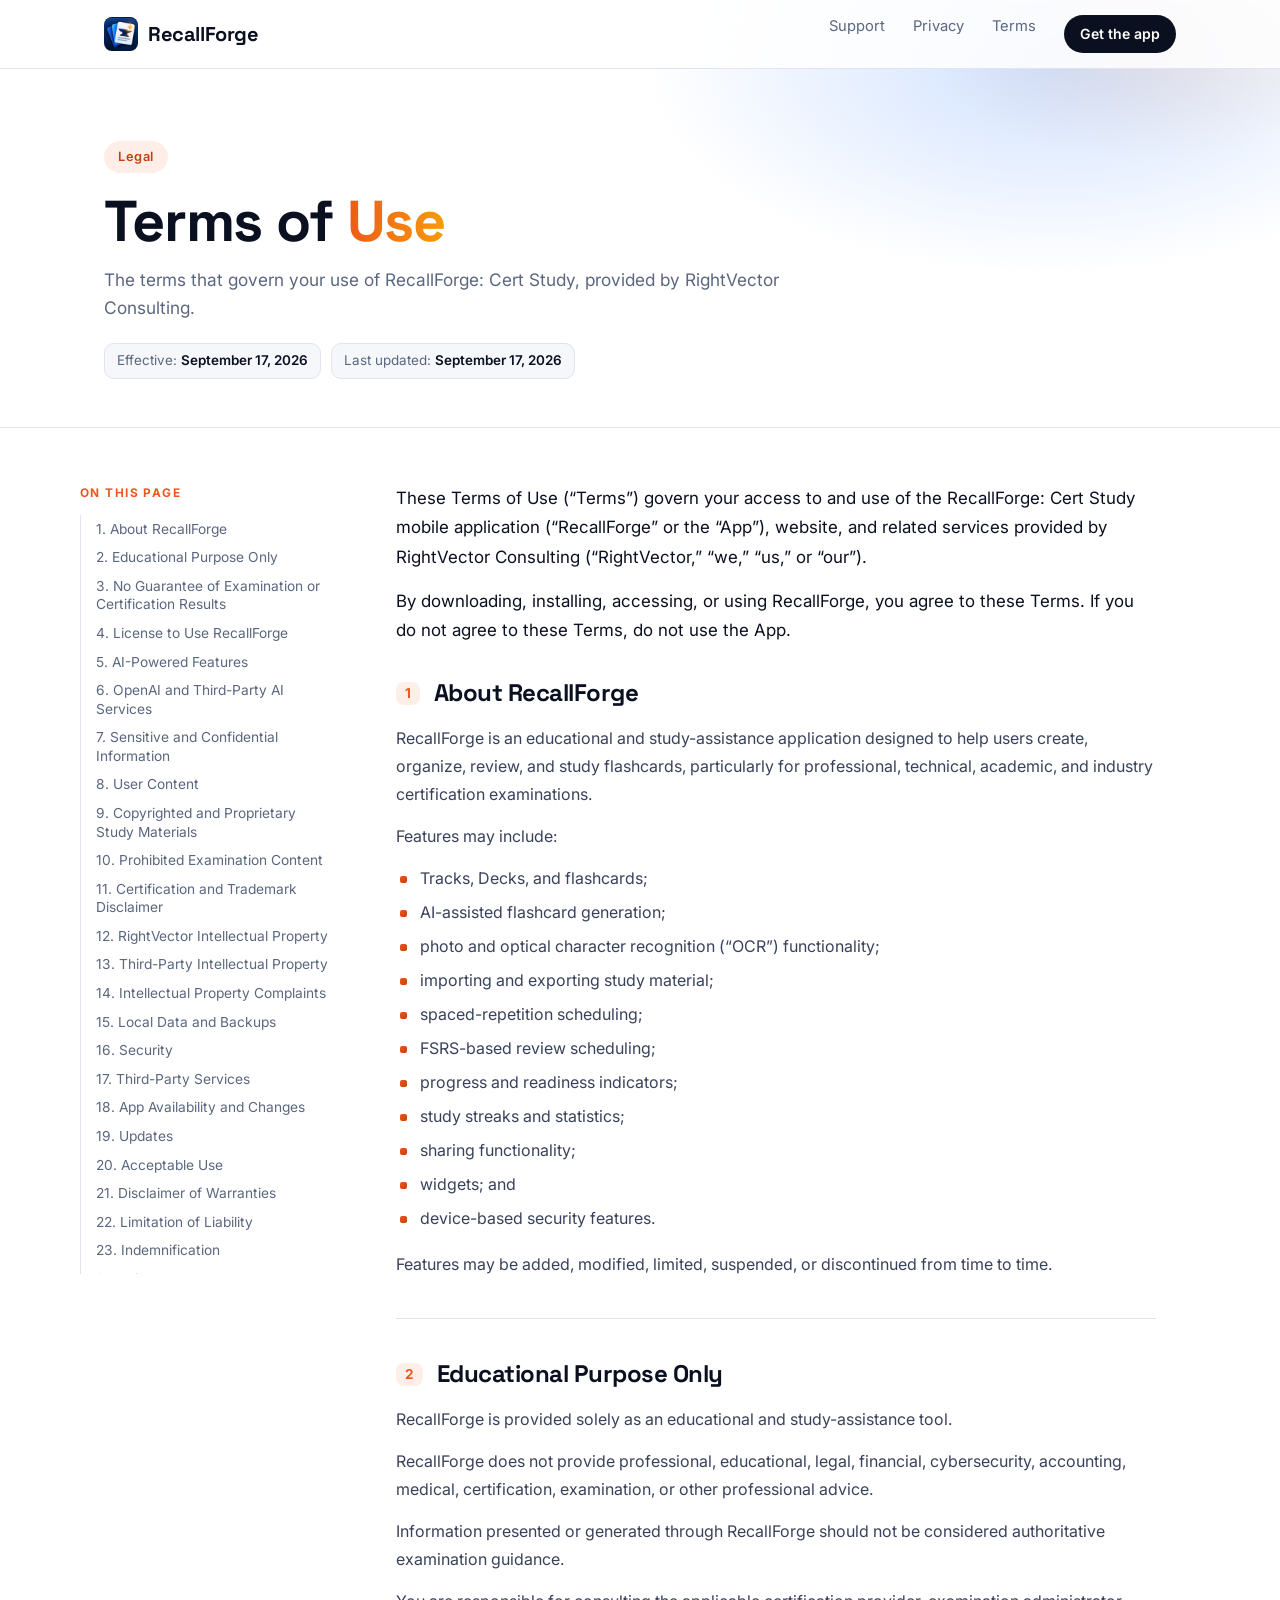
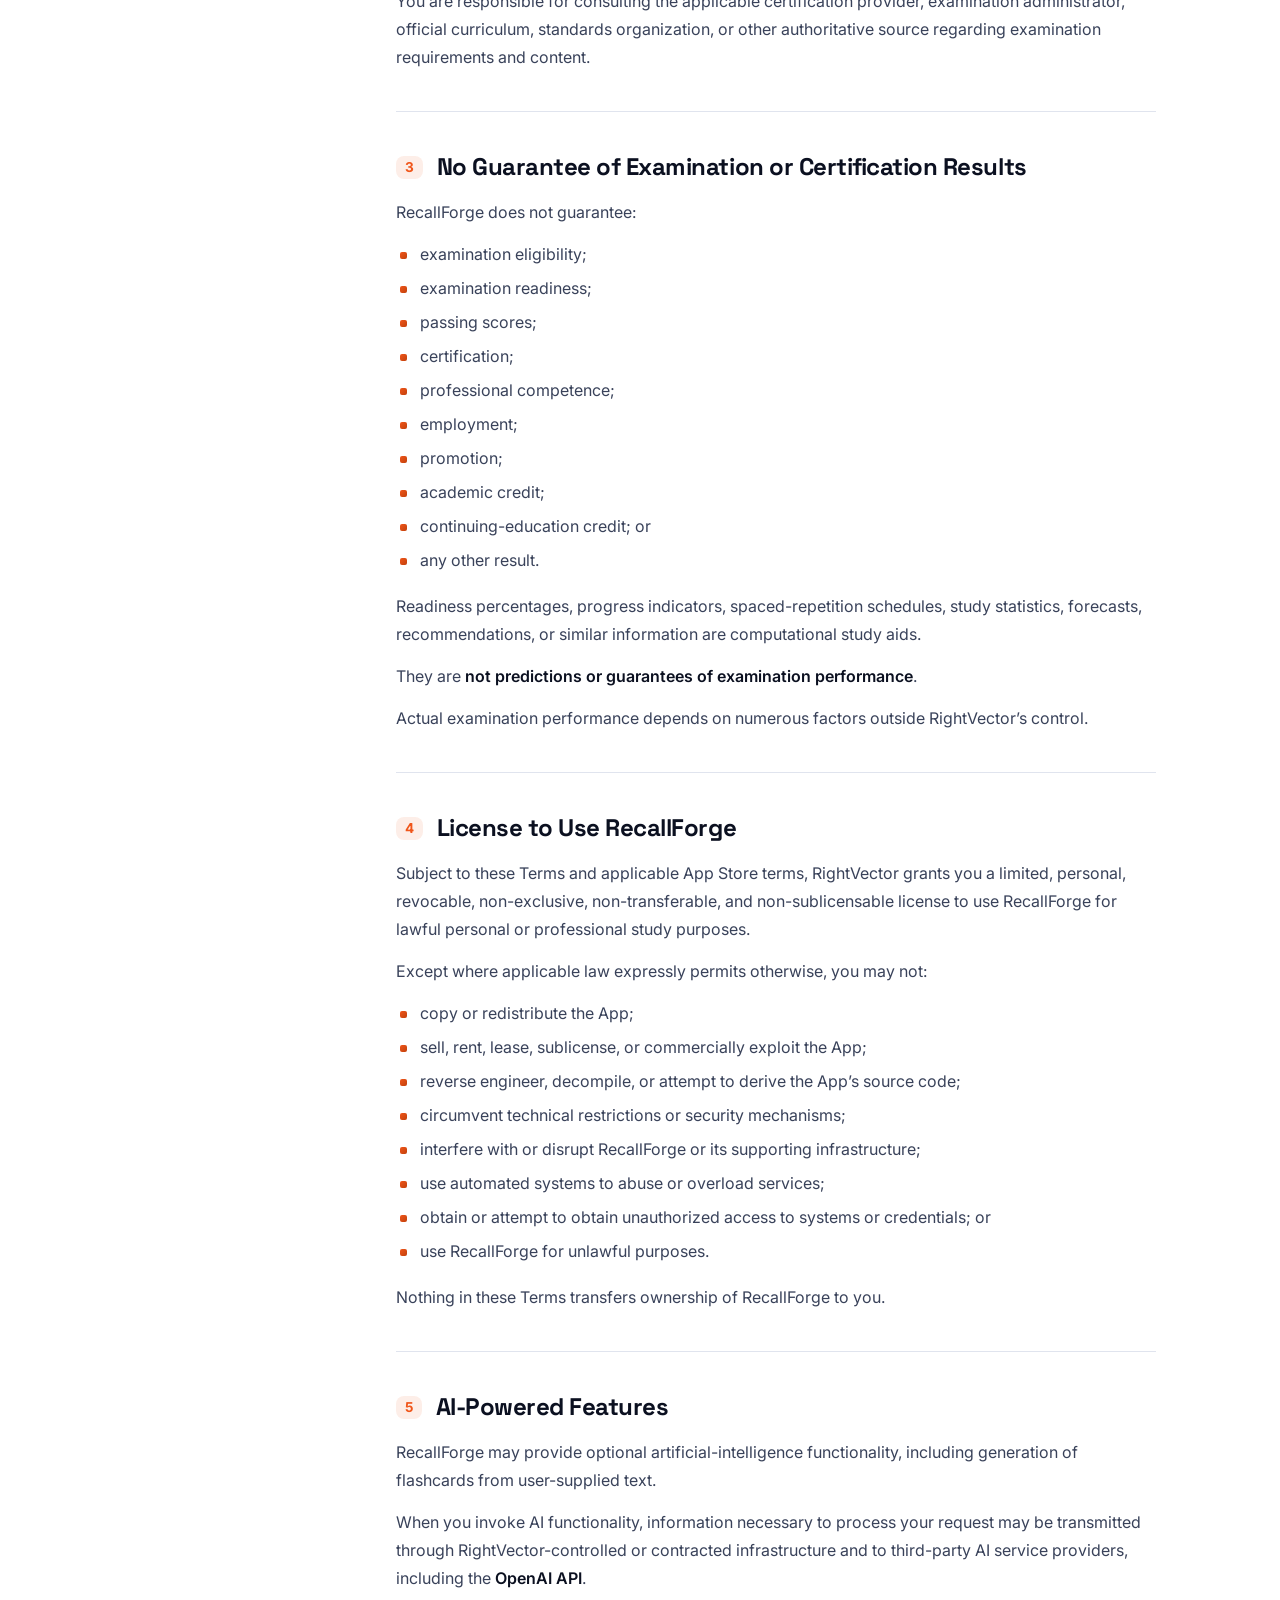
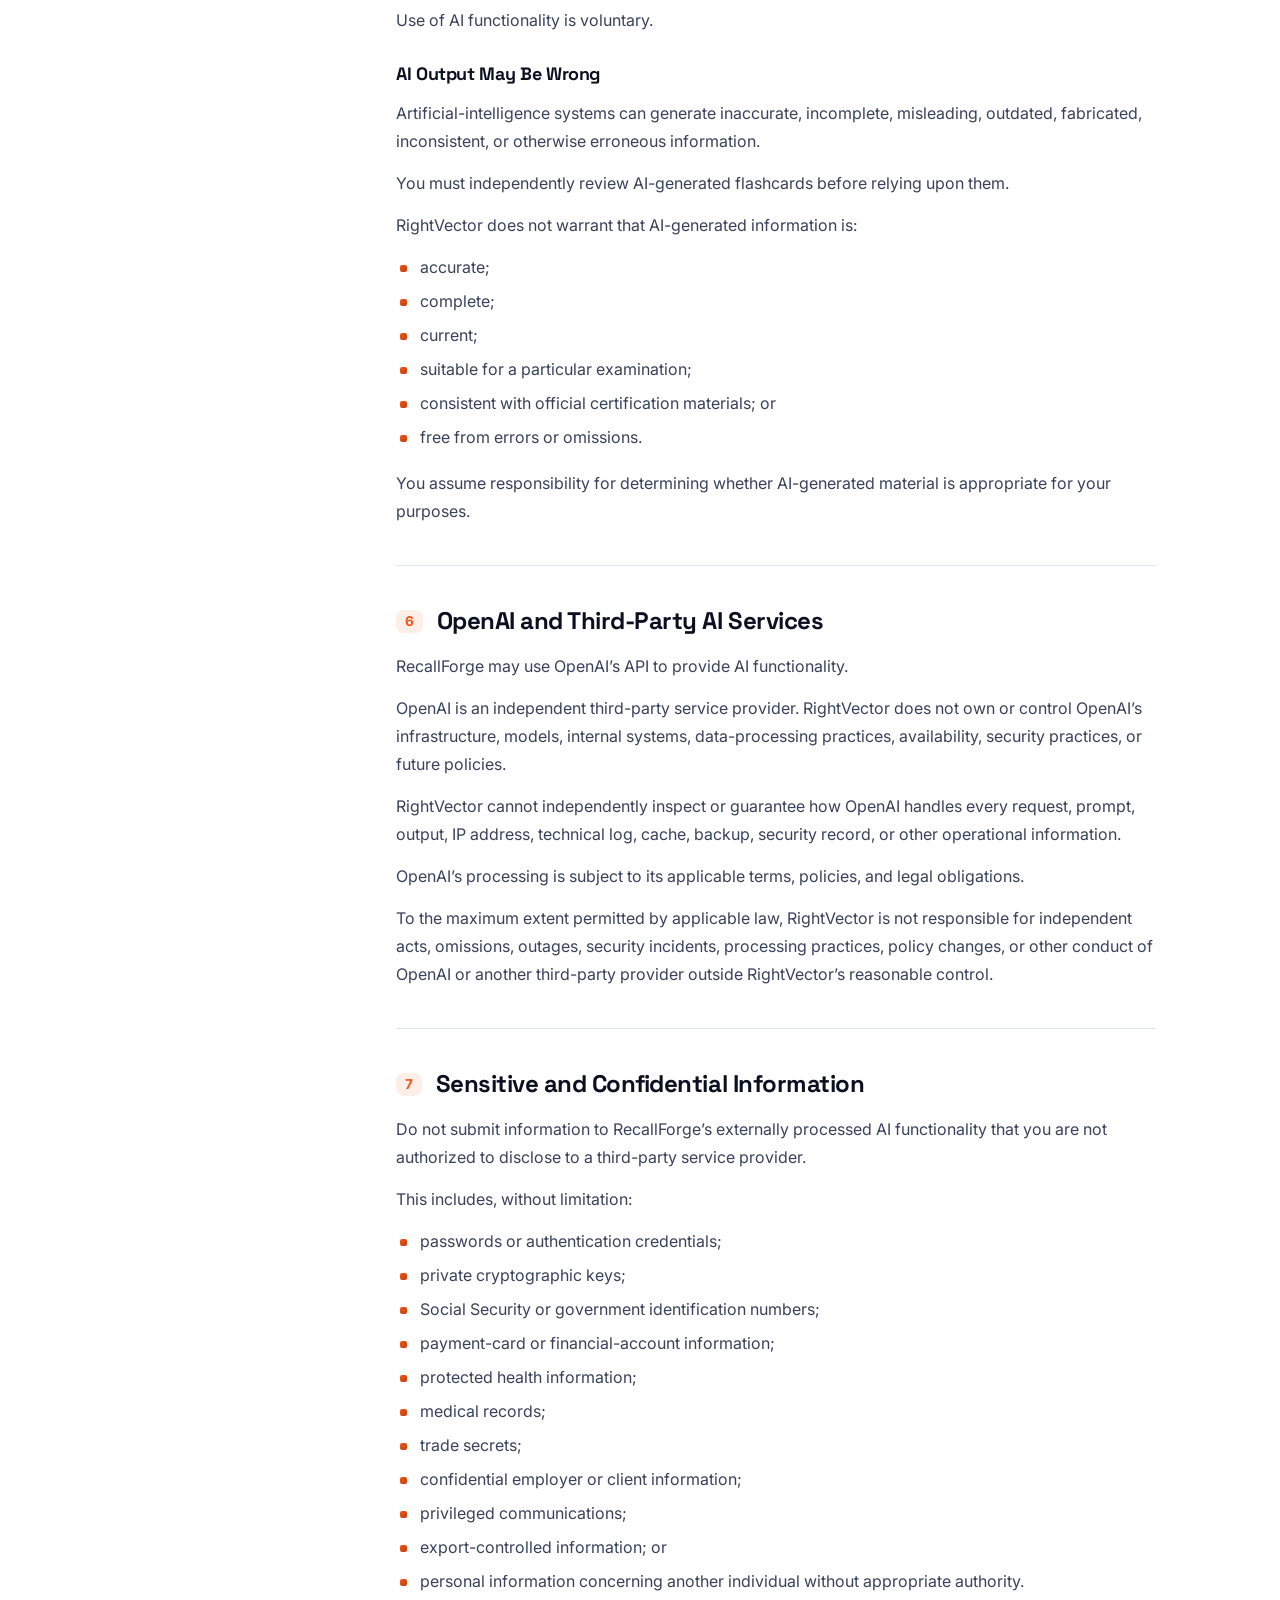
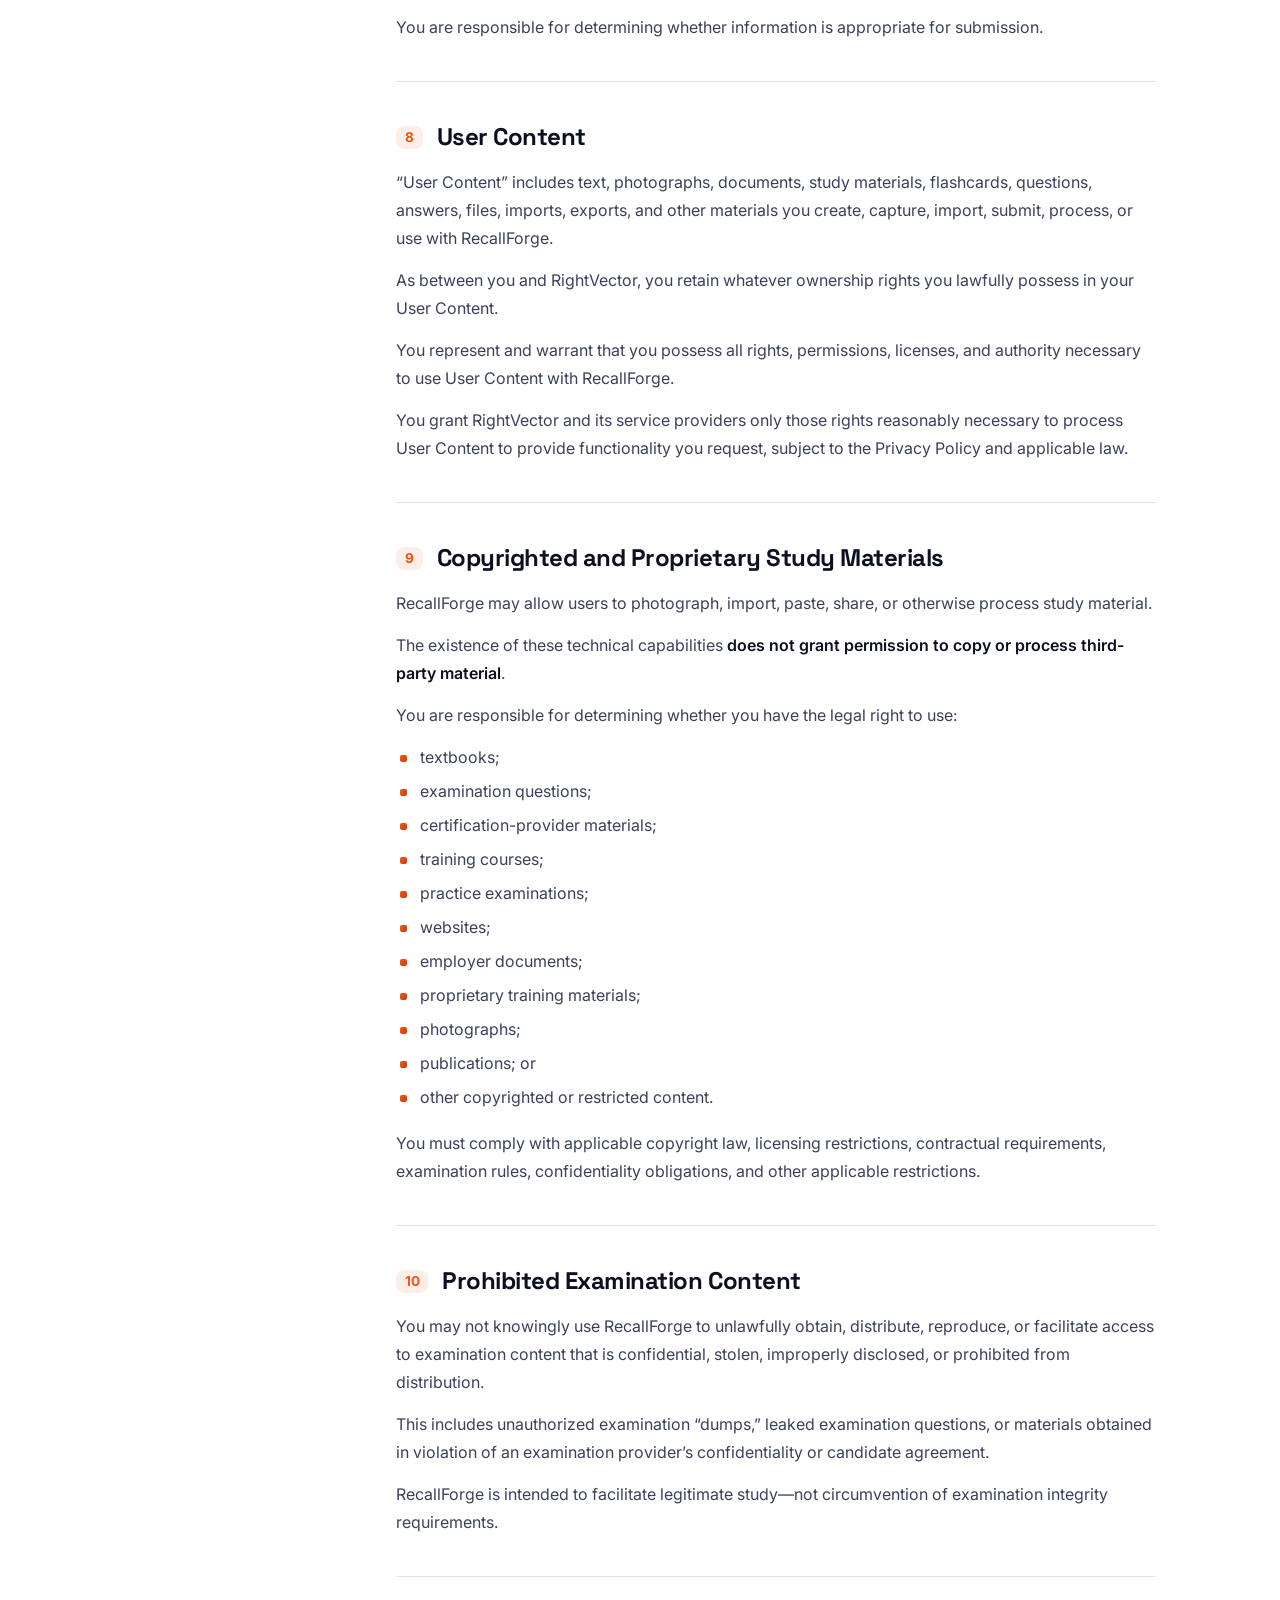
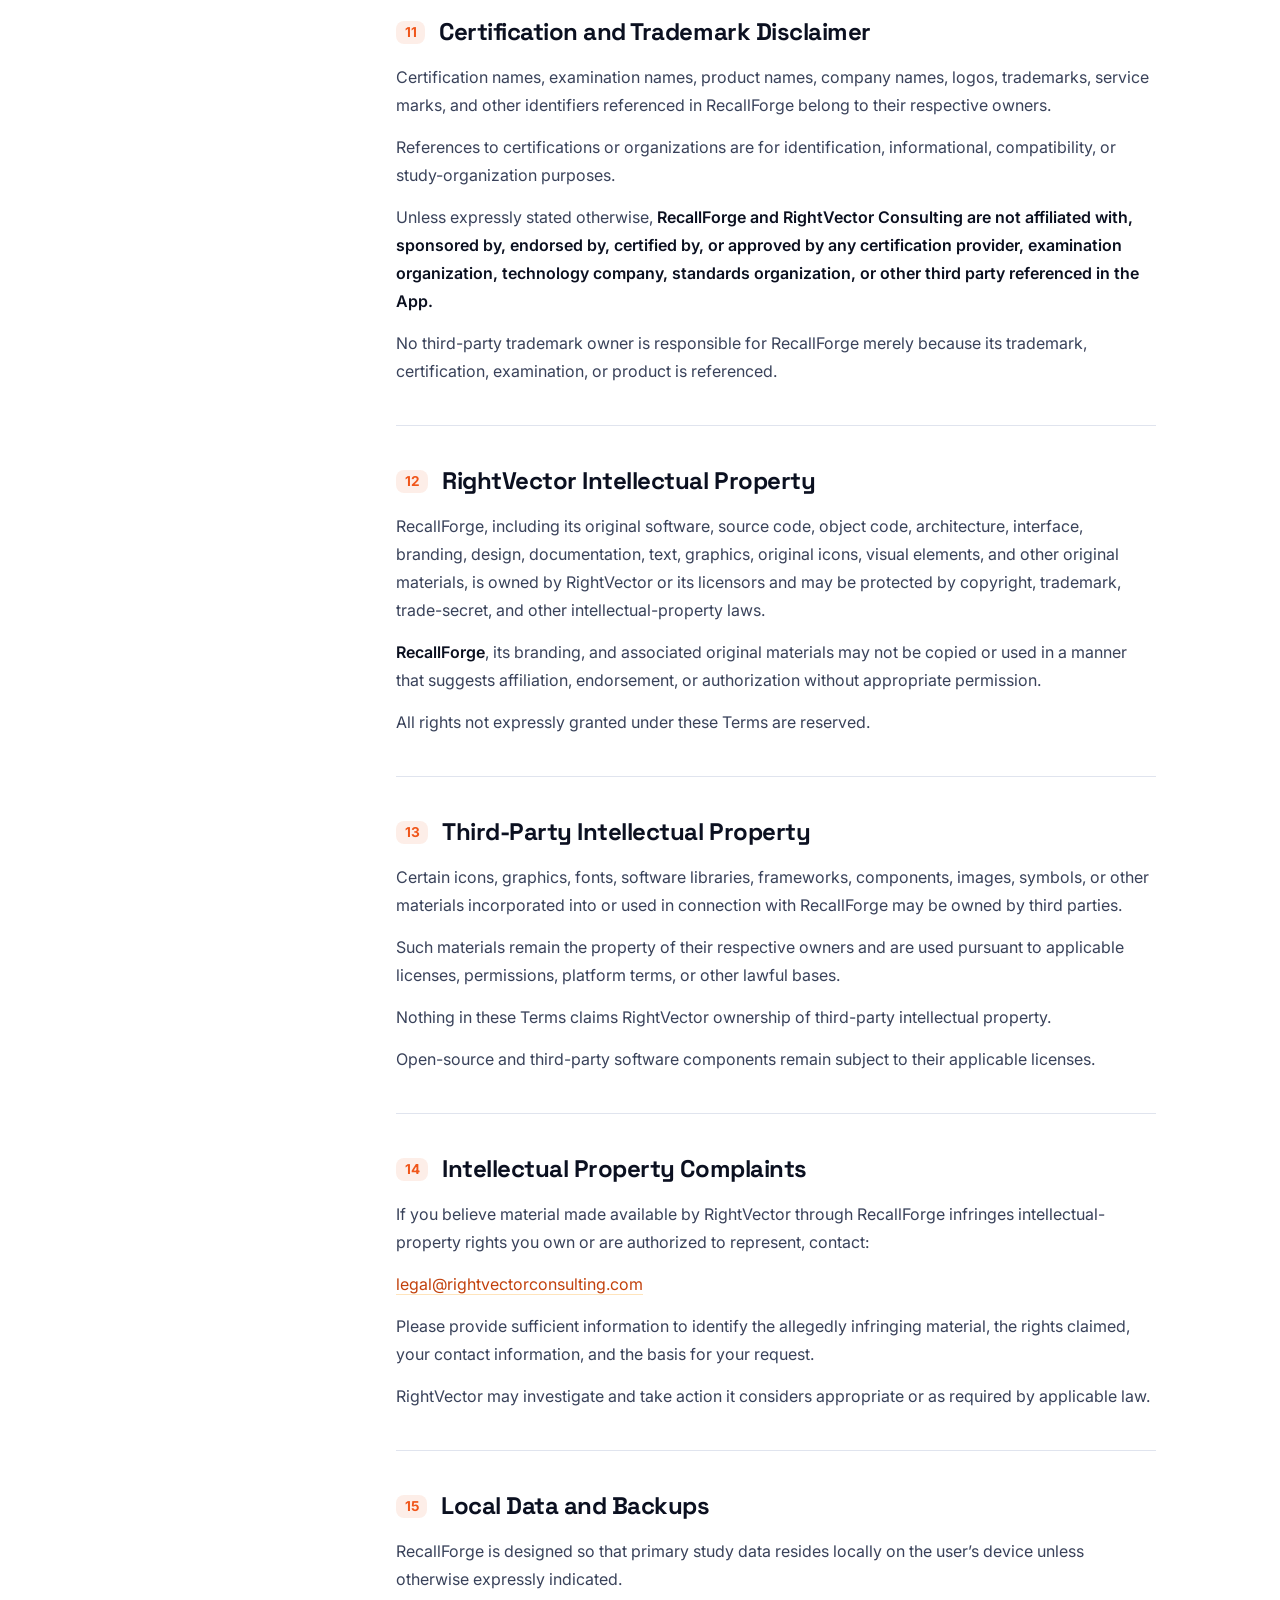
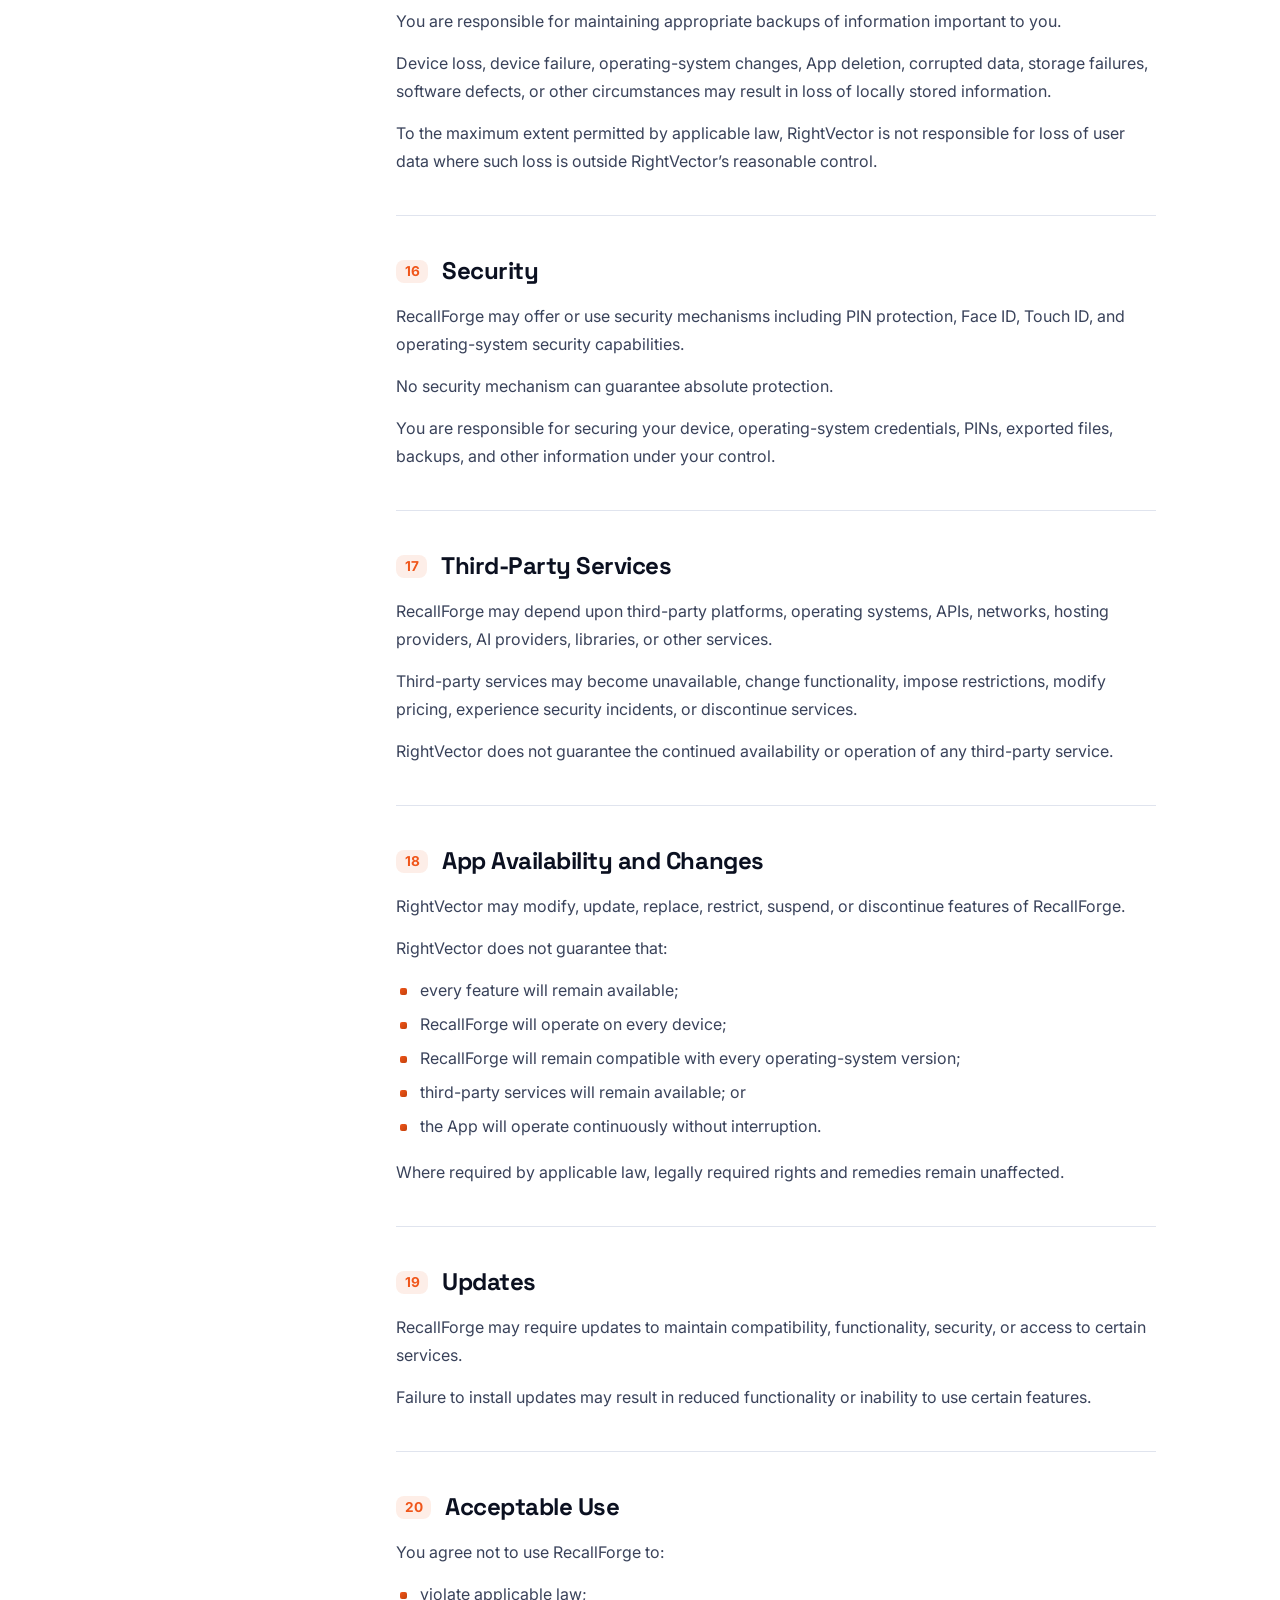
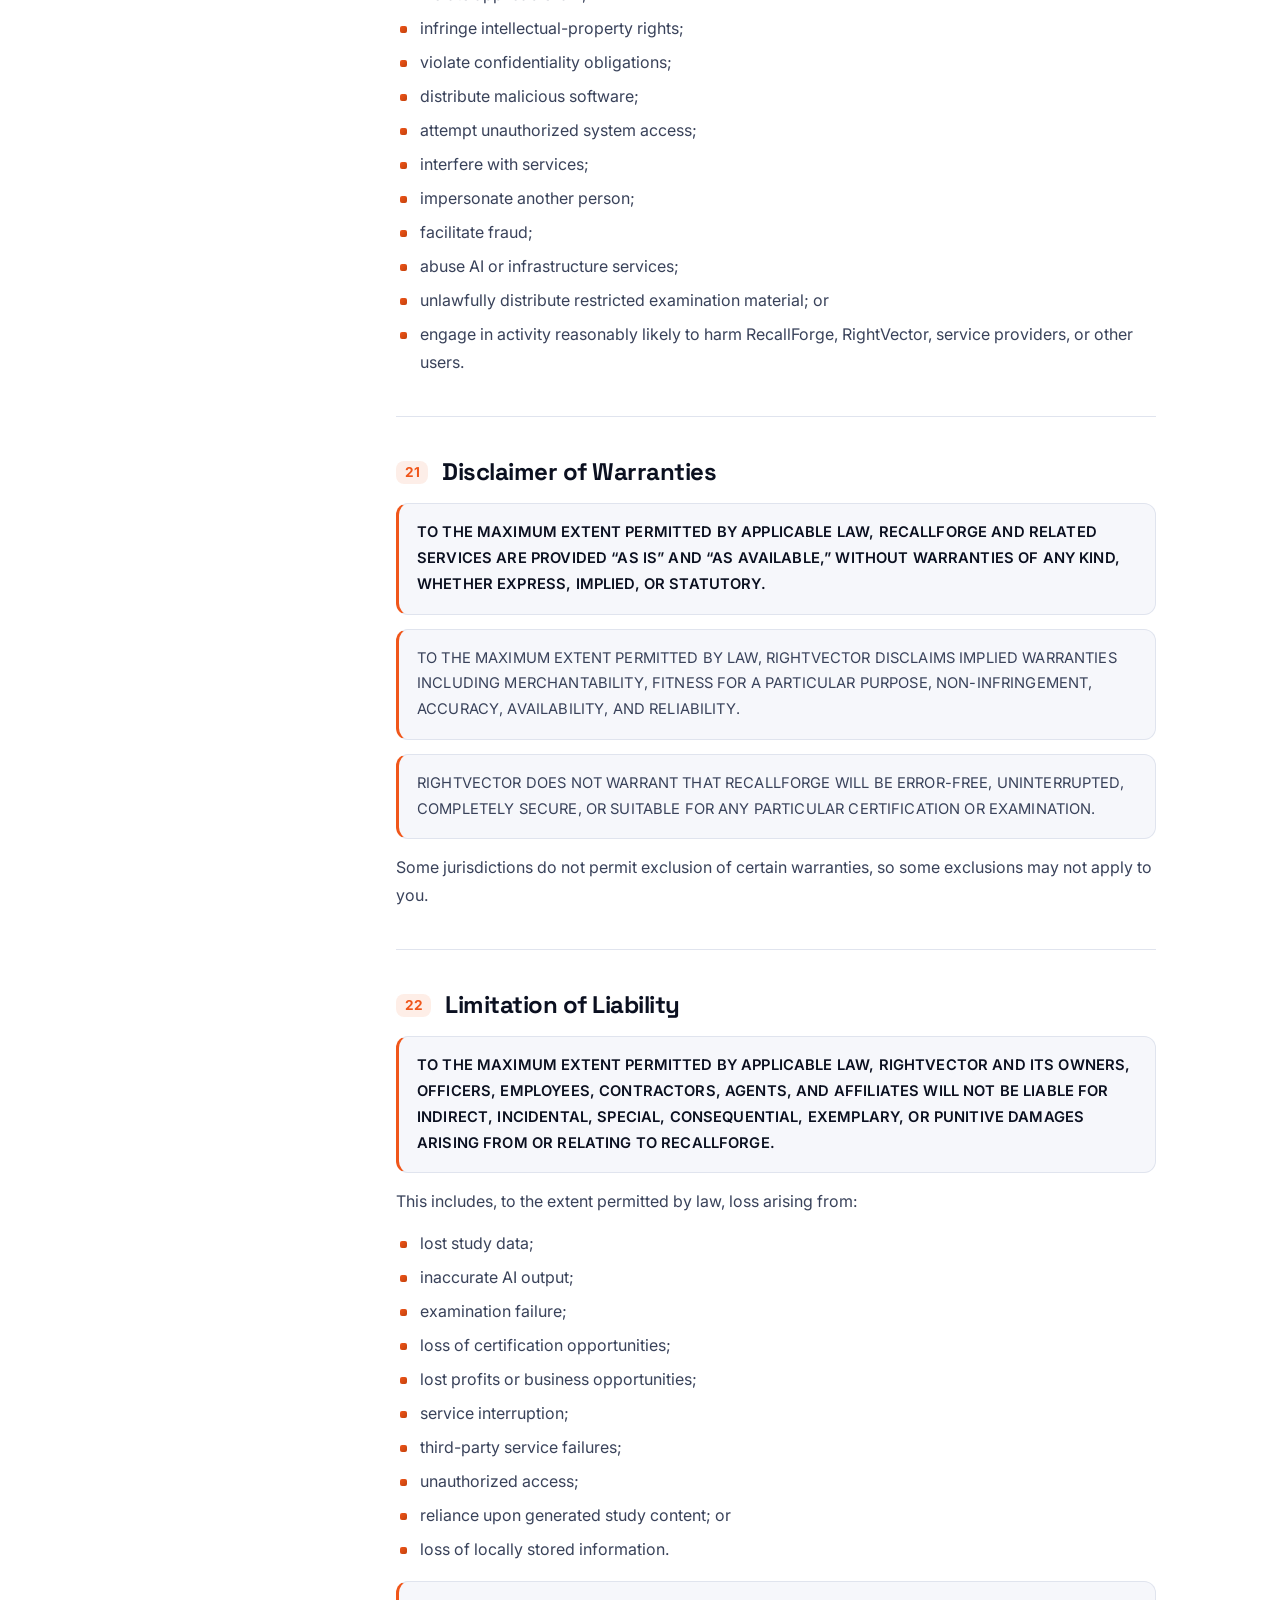
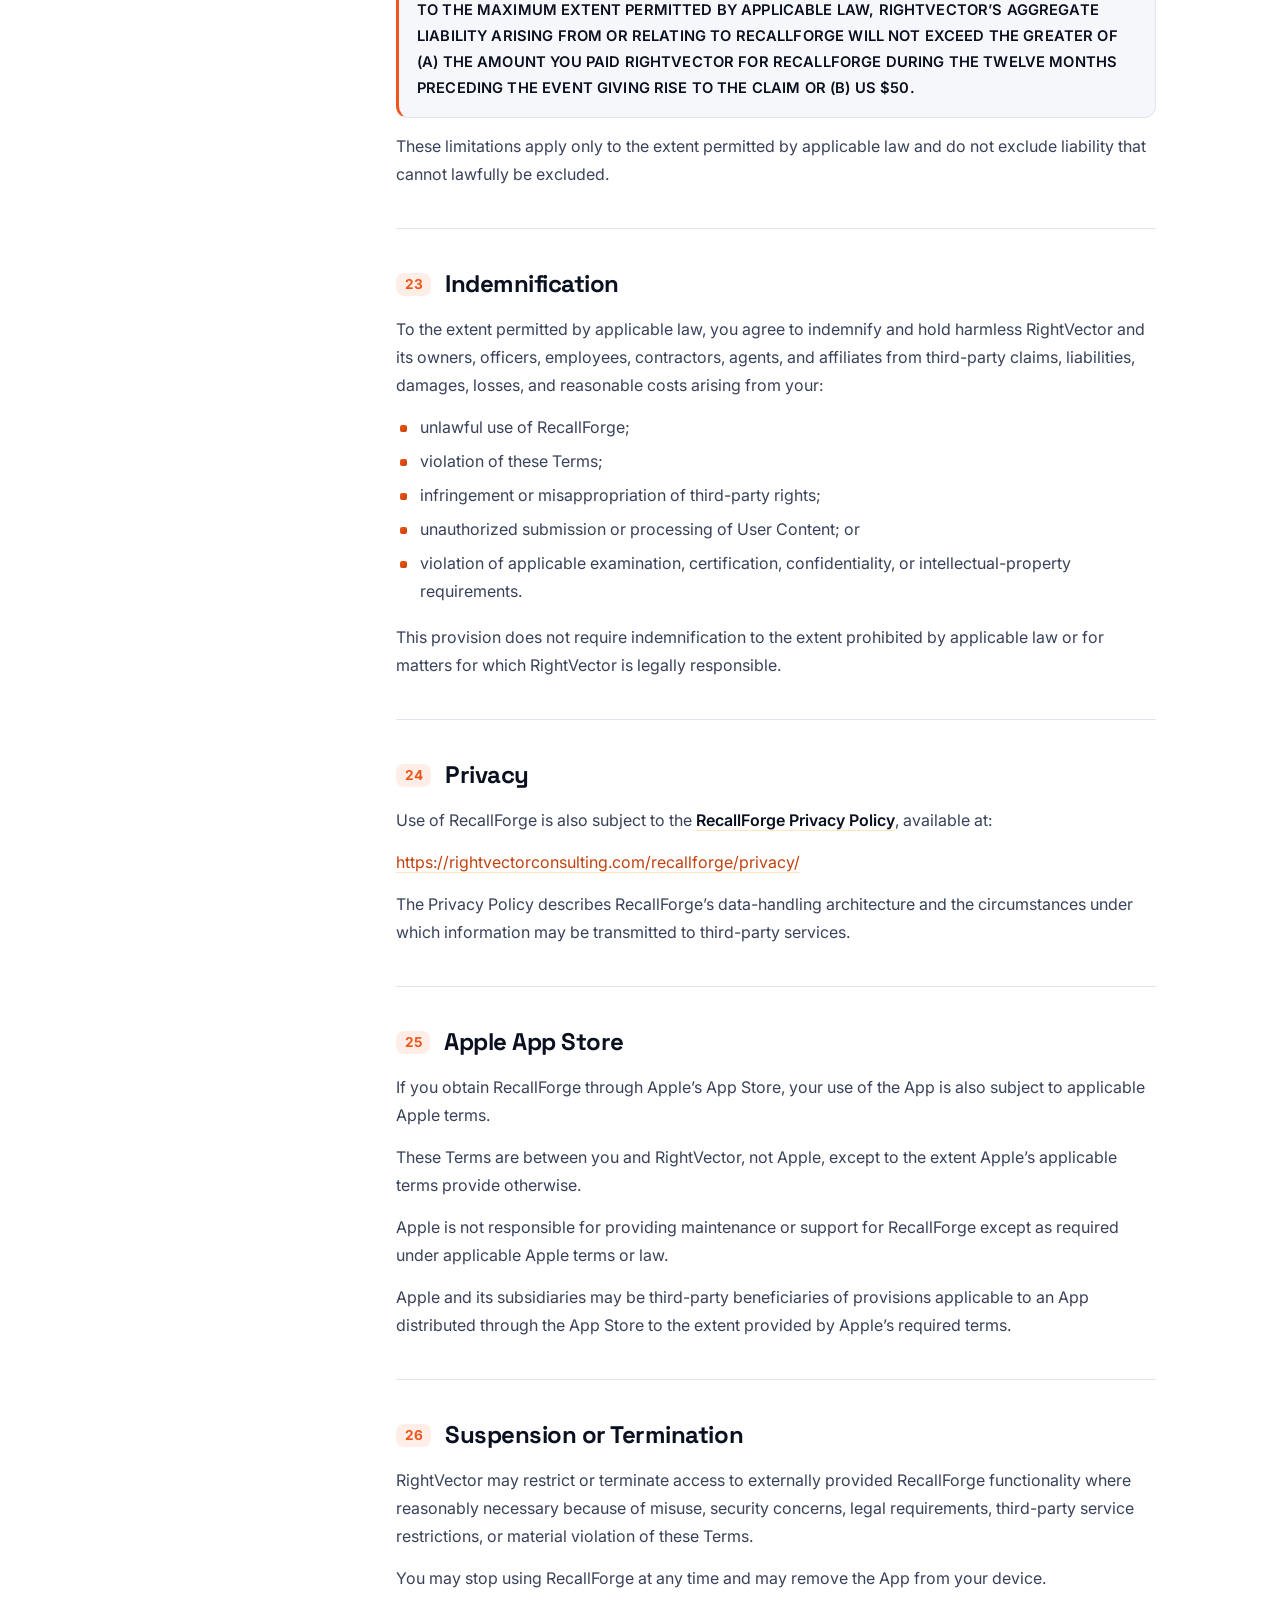
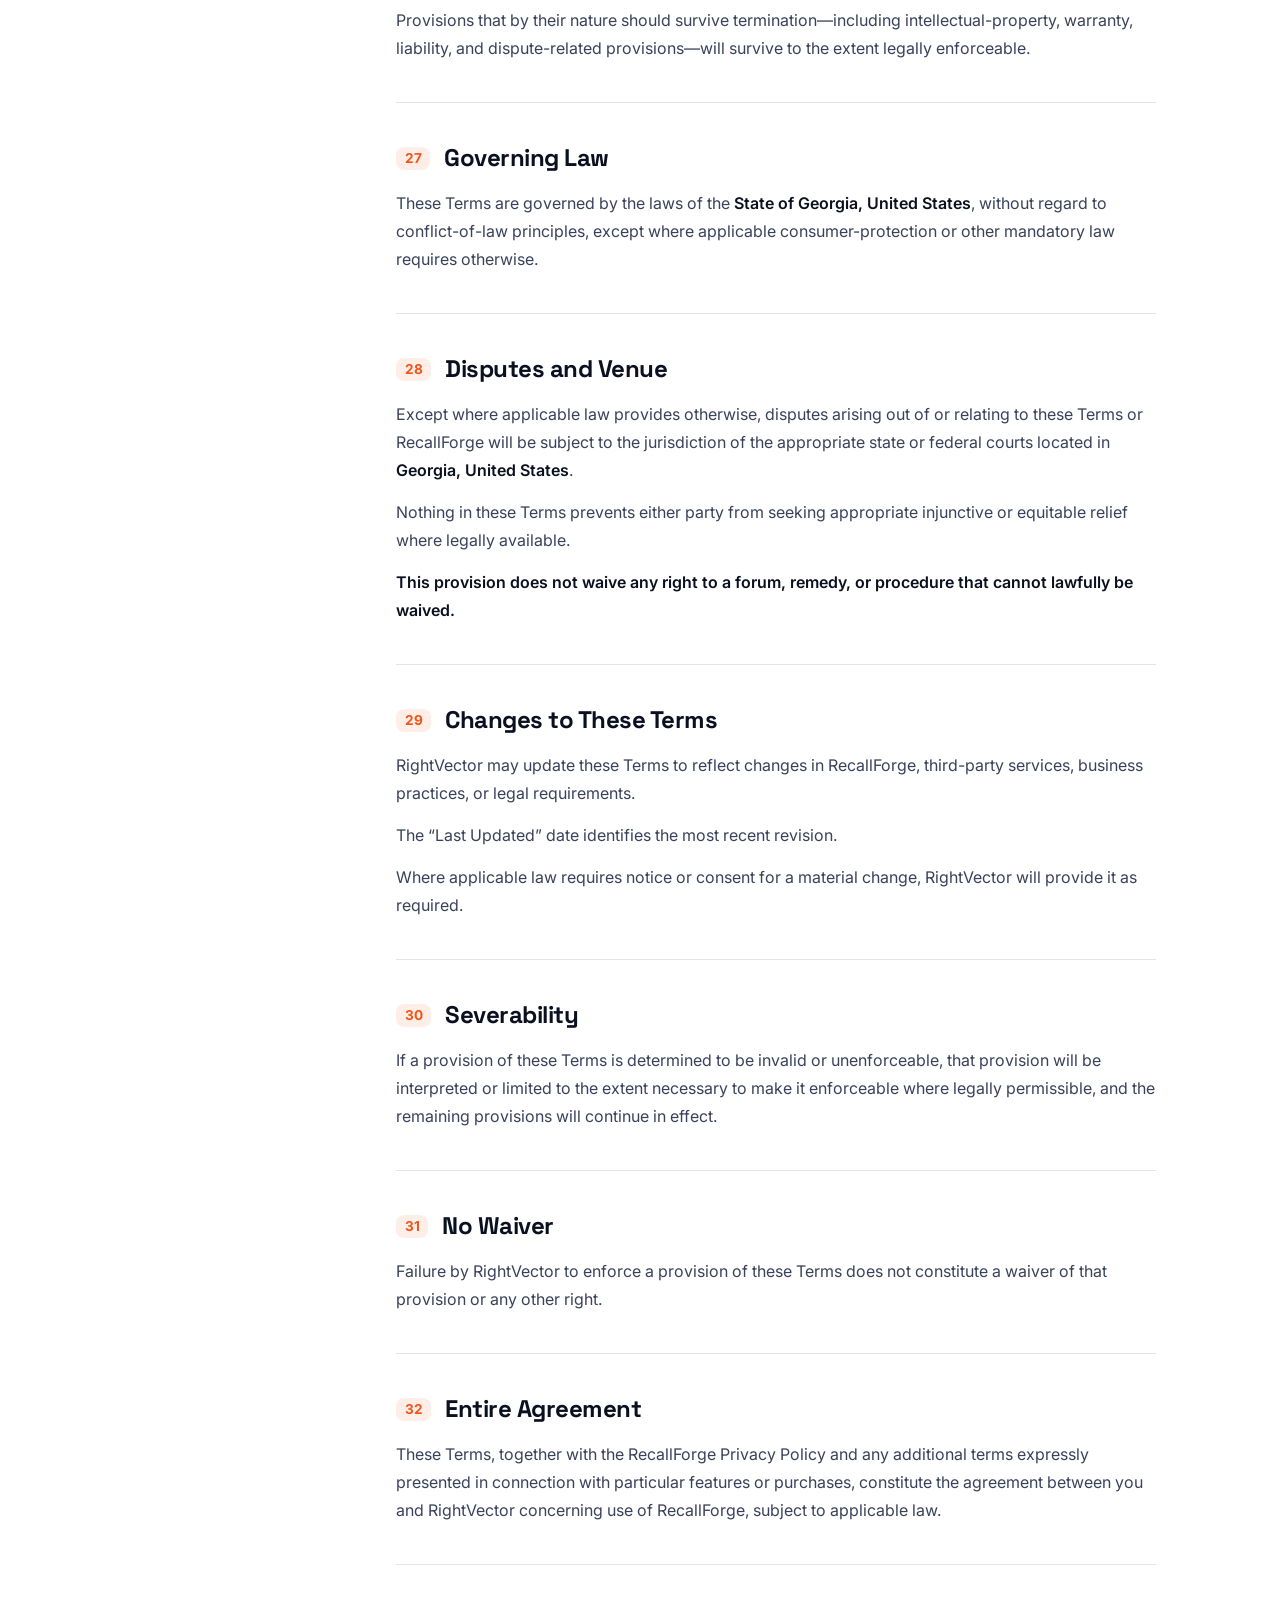
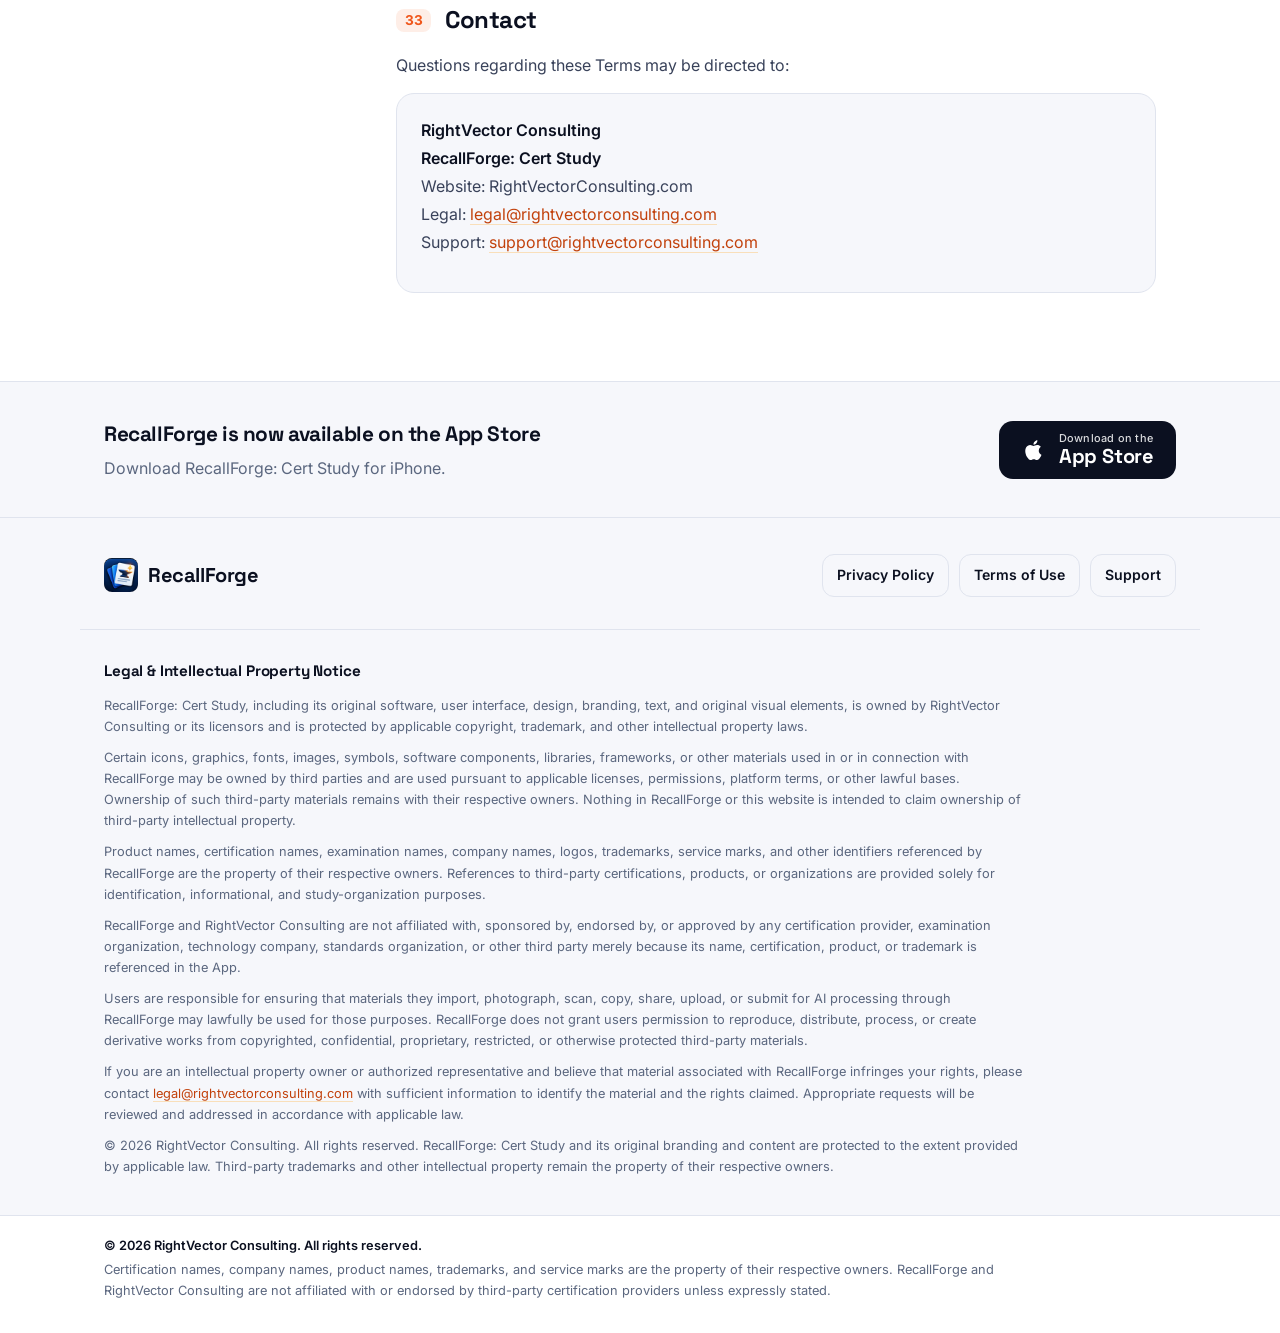
<file: recallforge/terms/index.html>
<!DOCTYPE html>
<html lang="en">
<head>
<meta name="color-scheme" content="light dark">
<meta charset="UTF-8">
<meta name="viewport" content="width=device-width, initial-scale=1.0">
<title>Terms of Use — RecallForge</title>
<meta name="description" content="RecallForge: Cert Study Terms of Use.">
<link rel="preconnect" href="https://fonts.googleapis.com">
<link rel="preconnect" href="https://fonts.gstatic.com" crossorigin>
<link href="https://fonts.googleapis.com/css2?family=Inter:wght@400;500;600;700&family=Space+Grotesk:wght@500;600;700&display=swap" rel="stylesheet">
<link rel="icon" type="image/png" href="[data-uri]">
<link rel="apple-touch-icon" href="[data-uri]">
<style>
  :root { color-scheme: light dark;
    --bg:#FFFFFF; --bg-2:#F6F7FB; --surface:#F6F7FB; --surface-2:#ECEFF6; --border:#E0E4EE;
    --text:#0B1020; --body:#39425A; --muted:#5B677F; --blue:#2F7BFF; --blue-soft:rgba(47,123,255,0.10);
    --ember:#F0561A; --ember-2:#C2410C; --ember-3:#F59E0B; --ember-soft:rgba(240,86,26,0.10);
    --nav-bg:rgba(255,255,255,0.85); --hot-bg:linear-gradient(135deg,#FFF1E8 0%,#F6F7FB 70%);
    --shadow:0 18px 40px rgba(11,16,32,0.16); --radius:18px; --max:1120px; }
  @media (prefers-color-scheme: dark) { :root {
    --bg:#080D1A; --bg-2:#0D1426; --surface:#121B31; --surface-2:#1A2540; --border:#243152;
    --text:#F3F5FA; --body:#D3D9E6; --muted:#9DA8BF; --blue:#2F7BFF; --blue-soft:rgba(47,123,255,0.14);
    --ember:#FF6A2B; --ember-2:#FFB23F; --ember-3:#FFB23F; --ember-soft:rgba(255,106,43,0.12);
    --nav-bg:rgba(8,13,26,0.82); --hot-bg:linear-gradient(135deg,#2A1810 0%,#1B1E26 70%);
    --shadow:0 18px 40px rgba(0,0,0,0.5); } }
  * { box-sizing: border-box; margin: 0; padding: 0; }
  html { scroll-behavior: smooth; scroll-padding-top: 92px; }
  body { font-family: "Inter", system-ui, -apple-system, sans-serif; background: var(--bg); color: var(--text);
         line-height: 1.6; -webkit-font-smoothing: antialiased; overflow-x: hidden; }
  h1, h2, h3, .brand { font-family: "Space Grotesk", "Inter", sans-serif; letter-spacing: -0.02em; }
  a { color: inherit; text-decoration: none; }
  .wrap { max-width: var(--max); margin: 0 auto; padding: 0 24px; }
  .grad { background: linear-gradient(95deg, var(--ember), var(--ember-3));
          -webkit-background-clip: text; background-clip: text; color: transparent; }

  nav.top { position: sticky; top: 0; z-index: 10; backdrop-filter: blur(14px);
            background: var(--nav-bg); border-bottom: 1px solid var(--border); }
  nav.top .wrap { display: flex; align-items: center; justify-content: space-between; height: 68px; gap: 16px; }
  .brand { display: flex; align-items: center; gap: 10px; font-weight: 700; font-size: 1.25rem; }
  .app-icon { display:block; width:34px; height:34px; flex-shrink:0; border-radius:8px; }
  .nav-links { display: flex; gap: 28px; font-size: 0.92rem; color: var(--muted); }
  .nav-links a:hover, .nav-links a[aria-current="page"] { color: var(--text); }
  .nav-links a[aria-current="page"] { box-shadow: inset 0 -2px 0 var(--ember); padding-bottom: 2px; }

  .btn { display: inline-flex; align-items: center; gap: 10px; padding: 12px 20px; border-radius: 12px;
         font-weight: 600; font-size: 0.95rem; transition: transform .15s ease, background .15s ease;
         border: 1px solid transparent; cursor: pointer; font-family: inherit; }
  .btn:hover { transform: translateY(-2px); }
  .btn svg { width: 20px; height: 20px; flex-shrink: 0; }
  .btn-primary { background: linear-gradient(95deg, var(--ember), var(--ember-2)); color: #1A0E05;
                 box-shadow: 0 8px 28px rgba(255,106,43,0.3); }
  .btn-ghost { background: var(--surface); border-color: var(--border); color: var(--text); }
  .btn-ghost:hover { background: var(--surface-2); }

  /* Page header */
  .page-head { position: relative; padding: 72px 0 48px; border-bottom: 1px solid var(--border); }
  .page-head::before { content: ""; position: absolute; inset: -68px 0 0 0; z-index: -1;
    background: radial-gradient(ellipse 45% 70% at 82% 15%, rgba(47,123,255,0.22), transparent 70%),
                radial-gradient(ellipse 25% 40% at 90% 10%, rgba(255,140,43,0.14), transparent 70%); }
  .eyebrow { display: inline-flex; align-items: center; gap: 8px; padding: 6px 14px; border-radius: 999px;
             background: var(--ember-soft); color: var(--ember-2); font-size: 0.8rem; font-weight: 600;
             letter-spacing: .04em; margin-bottom: 18px; }
  .page-head h1 { font-size: clamp(2.2rem, 5vw, 3.6rem); line-height: 1.05; margin-bottom: 14px; }
  .page-head p.lead { color: var(--muted); font-size: 1.08rem; max-width: 680px; }
  .meta { display: flex; flex-wrap: wrap; gap: 10px; margin-top: 22px; }
  .meta span { font-size: 0.84rem; padding: 6px 12px; border-radius: 10px; background: var(--surface);
               border: 1px solid var(--border); color: var(--muted); }
  .meta b { color: var(--text); font-weight: 600; }

  /* Doc layout */
  .doc { display: grid; grid-template-columns: 260px minmax(0, 1fr); gap: 56px; padding: 56px 0 88px; align-items: start; }
  .toc { position: sticky; top: 92px; max-height: calc(100vh - 110px); overflow-y: auto; padding-right: 6px; }
  .toc h4 { font-size: 0.74rem; letter-spacing: .12em; text-transform: uppercase; color: var(--ember); margin-bottom: 12px; }
  .toc ol { list-style: none; border-left: 1px solid var(--border); }
  .toc a { display: block; padding: 5px 0 5px 14px; margin-left: -1px; border-left: 2px solid transparent;
           font-size: 0.86rem; color: var(--muted); line-height: 1.35; }
  .toc a:hover { color: var(--text); }
  .toc a.active { color: var(--text); border-left-color: var(--ember); }
  .toc::-webkit-scrollbar { width: 4px; } .toc::-webkit-scrollbar-thumb { background: var(--border); border-radius: 4px; }

  .prose { max-width: 760px; color: var(--body); font-size: 1rem; line-height: 1.75; }
  .prose .intro { font-size: 1.06rem; color: var(--text); }
  .prose section { padding-top: 40px; margin-top: 40px; border-top: 1px solid var(--border); }
  .prose section:first-of-type { border-top: 0; margin-top: 24px; padding-top: 8px; }
  .prose h2 { font-size: 1.5rem; line-height: 1.25; color: var(--text); margin-bottom: 16px; display: flex; gap: 14px; align-items: baseline; }
  .prose h2 .num { flex-shrink: 0; font-size: 0.85rem; font-weight: 700; color: var(--ember); background: var(--ember-soft);
                   border-radius: 8px; padding: 3px 9px; transform: translateY(-3px); font-family: "Inter", sans-serif; }
  .prose h3 { font-size: 1.12rem; color: var(--text); margin: 24px 0 10px; }
  .prose p { margin: 0 0 14px; }
  .prose strong { color: var(--text); font-weight: 600; }
  .prose ul, .prose ol { margin: 4px 0 18px; padding-left: 0; list-style: none; }
  .prose li { position: relative; padding-left: 24px; margin: 6px 0; }
  .prose ul li::before { content: ""; position: absolute; left: 4px; top: 0.72em; width: 7px; height: 7px;
                         border-radius: 2px; background: linear-gradient(135deg, var(--ember), var(--ember-2)); }
  .prose ol { counter-reset: n; }
  .prose ol li { counter-increment: n; padding-left: 36px; }
  .prose ol li::before { content: counter(n); position: absolute; left: 0; top: 0.15em; width: 24px; height: 24px;
                         border-radius: 7px; background: var(--ember-soft); color: var(--ember-2); font-size: 0.8rem;
                         font-weight: 700; display: grid; place-items: center; line-height: 1; }
  .prose a { color: var(--ember-2); border-bottom: 1px solid rgba(255,178,63,.35); overflow-wrap: anywhere; }
  .prose a:hover { border-bottom-color: var(--ember-2); }
  .prose code { font-family: ui-monospace, Menlo, Consolas, monospace; font-size: 0.88em; background: var(--surface-2);
                padding: 2px 6px; border-radius: 6px; overflow-wrap: anywhere; }
  .callout { background: var(--surface); border: 1px solid var(--border); border-left: 3px solid var(--ember);
             border-radius: 12px; padding: 16px 18px; margin: 0 0 16px; font-size: 0.92rem; letter-spacing: .01em; }
  .contact-card { background: var(--surface); border: 1px solid var(--border); border-radius: var(--radius); padding: 22px 24px; }

  /* Footer */
  footer { border-top: 1px solid var(--border); background: var(--bg-2); }
  footer .foot-top { display: flex; flex-wrap: wrap; gap: 20px; align-items: center; justify-content: space-between; padding-top: 36px; padding-bottom: 32px; }
  .site-legal { padding-top: 28px; padding-bottom: 28px; border-top: 1px solid var(--border); color: var(--muted); font-size: 0.8rem; line-height: 1.65; }
  .site-legal h4 { font-family: "Space Grotesk", sans-serif; font-size: 0.95rem; color: var(--text); margin-bottom: 12px; letter-spacing: -0.01em; }
  .site-legal p { margin-bottom: 10px; max-width: 920px; }
  .site-legal a { color: var(--ember-2); border-bottom: 1px solid rgba(255,178,63,.35); }
  .foot-bottom { border-top: 1px solid var(--border); background: var(--bg); padding: 20px 0 28px; color: var(--muted); font-size: 0.8rem; }
  .foot-bottom p { max-width: 920px; margin-bottom: 4px; }
  .foot-bottom strong { color: var(--text); font-weight: 600; }
  footer .links { display: flex; gap: 10px; flex-wrap: wrap; }
  footer .links .btn { padding: 9px 14px; font-size: 0.88rem; }
  footer .copy { color: var(--muted); font-size: 0.86rem; }

  @media (max-width: 900px) {
    .nav-links { gap: 16px; font-size: 0.85rem; }
    .nav-links .wide-only { display: none; }
    .doc { grid-template-columns: 1fr; gap: 28px; padding-top: 32px; }
    .toc { position: static; max-height: none; background: var(--surface); border: 1px solid var(--border);
           border-radius: var(--radius); padding: 18px 18px 12px; }
    .toc details summary { cursor: pointer; list-style: none; }
    .toc ol { margin-top: 10px; max-height: 240px; overflow-y: auto; }
  }
  @media (max-width: 600px) {
    .wrap { padding: 0 16px; }
    .brand span { display: none; }
    .page-head { padding: 48px 0 32px; }
    .prose h2 { font-size: 1.3rem; }
    footer .foot-top { flex-direction: column; text-align: center; }
    footer .links { justify-content: center; }
  }

  .app-icon{background:url([data-uri]) center/cover no-repeat !important;}
  .nav-cta{display:inline-flex;align-items:center;gap:8px;padding:8px 16px;border-radius:999px;background:var(--text);color:var(--bg);font-weight:600;font-size:.88rem;}
  .nav-cta:hover{opacity:.88}
  .get-app{display:inline-flex;align-items:center;gap:12px;padding:12px 22px;border-radius:14px;background:var(--text);color:var(--bg);font-weight:600;}
  .get-app svg{width:26px;height:26px}
  .get-app .lines{display:flex;flex-direction:column;line-height:1.1;text-align:left}
  .get-app small{font-size:.68rem;font-weight:500;opacity:.85;letter-spacing:.02em}
  .get-app strong{font-size:1.25rem;font-family:"Space Grotesk",sans-serif;letter-spacing:-.01em}
  .get-app:hover{transform:translateY(-1px);box-shadow:var(--shadow)}
  .cta-band{border-top:1px solid var(--border);background:var(--bg-2);padding:36px 0}
  .cta-band .wrap{display:flex;flex-wrap:wrap;gap:20px;align-items:center;justify-content:space-between}
  .cta-band h3{font-size:1.3rem;margin-bottom:4px} .cta-band p{color:var(--muted)}
  .avail{display:inline-flex;align-items:center;gap:8px;padding:6px 14px;border-radius:999px;background:var(--ember-soft);color:var(--ember-2);font-size:.8rem;font-weight:600;letter-spacing:.04em}
  .grad{background:linear-gradient(95deg,var(--ember),var(--ember-3))!important;-webkit-background-clip:text!important;background-clip:text!important;color:transparent!important}
</style>
</head>
<body>
<svg width="0" height="0" style="position:absolute" aria-hidden="true">
  <defs>
    <linearGradient id="emberGrad" x1="0" y1="0" x2="1" y2="1">
      <stop offset="0" stop-color="#FF6A2B"/><stop offset="1" stop-color="#FFB23F"/>
    </linearGradient>
  </defs>
</svg>
<nav class="top"><div class="wrap">
    <a href="https://rightvectorconsulting.com/recallforge/marketing/" class="brand" aria-label="RecallForge home"><i class="app-icon" aria-hidden="true"></i><span>RecallForge</span></a>
    <div class="nav-links">
      
      <a href="https://rightvectorconsulting.com/recallforge/support/">Support</a>
      <a href="https://rightvectorconsulting.com/recallforge/privacy/">Privacy</a>
      <a href="https://rightvectorconsulting.com/recallforge/terms/">Terms</a>
      <a class="nav-cta" href="https://apps.apple.com/us/search?term=RecallForge:%20Cert%20Study" rel="noopener">Get the app</a>
    </div></div></nav>
<header class="page-head">
  <div class="wrap">
    <div class="eyebrow">Legal</div>
    <h1>Terms of <span class="grad">Use</span></h1>
    <p class="lead">The terms that govern your use of RecallForge: Cert Study, provided by RightVector Consulting.</p>
    <div class="meta"><span>Effective: <b>September 17, 2026</b></span><span>Last updated: <b>September 17, 2026</b></span></div>
  </div>
</header><div class="wrap doc">
  <aside class="toc" aria-label="On this page">
    <h4>On this page</h4>
    <ol><li><a href="#about-recallforge">1. About RecallForge</a></li><li><a href="#educational-purpose-only">2. Educational Purpose Only</a></li><li><a href="#no-guarantee-of-examination-or-certification-results">3. No Guarantee of Examination or Certification Results</a></li><li><a href="#license-to-use-recallforge">4. License to Use RecallForge</a></li><li><a href="#ai-powered-features">5. AI-Powered Features</a></li><li><a href="#openai-and-third-party-ai-services">6. OpenAI and Third-Party AI Services</a></li><li><a href="#sensitive-and-confidential-information">7. Sensitive and Confidential Information</a></li><li><a href="#user-content">8. User Content</a></li><li><a href="#copyrighted-and-proprietary-study-materials">9. Copyrighted and Proprietary Study Materials</a></li><li><a href="#prohibited-examination-content">10. Prohibited Examination Content</a></li><li><a href="#certification-and-trademark-disclaimer">11. Certification and Trademark Disclaimer</a></li><li><a href="#rightvector-intellectual-property">12. RightVector Intellectual Property</a></li><li><a href="#third-party-intellectual-property">13. Third-Party Intellectual Property</a></li><li><a href="#intellectual-property-complaints">14. Intellectual Property Complaints</a></li><li><a href="#local-data-and-backups">15. Local Data and Backups</a></li><li><a href="#security">16. Security</a></li><li><a href="#third-party-services">17. Third-Party Services</a></li><li><a href="#app-availability-and-changes">18. App Availability and Changes</a></li><li><a href="#updates">19. Updates</a></li><li><a href="#acceptable-use">20. Acceptable Use</a></li><li><a href="#disclaimer-of-warranties">21. Disclaimer of Warranties</a></li><li><a href="#limitation-of-liability">22. Limitation of Liability</a></li><li><a href="#indemnification">23. Indemnification</a></li><li><a href="#privacy">24. Privacy</a></li><li><a href="#apple-app-store">25. Apple App Store</a></li><li><a href="#suspension-or-termination">26. Suspension or Termination</a></li><li><a href="#governing-law">27. Governing Law</a></li><li><a href="#disputes-and-venue">28. Disputes and Venue</a></li><li><a href="#changes-to-these-terms">29. Changes to These Terms</a></li><li><a href="#severability">30. Severability</a></li><li><a href="#no-waiver">31. No Waiver</a></li><li><a href="#entire-agreement">32. Entire Agreement</a></li><li><a href="#contact">33. Contact</a></li></ol>
  </aside>
  <article class="prose">
    <div class="intro"><p>These Terms of Use (“Terms”) govern your access to and use of the RecallForge: Cert Study mobile application (“RecallForge” or the “App”), website, and related services provided by RightVector Consulting (“RightVector,” “we,” “us,” or “our”).</p><p>By downloading, installing, accessing, or using RecallForge, you agree to these Terms. If you do not agree to these Terms, do not use the App.</p></div>
    <section id="about-recallforge"><h2><span class="num">1</span><span>About RecallForge</span></h2><p>RecallForge is an educational and study-assistance application designed to help users create, organize, review, and study flashcards, particularly for professional, technical, academic, and industry certification examinations.</p><p>Features may include:</p><ul><li>Tracks, Decks, and flashcards;</li><li>AI-assisted flashcard generation;</li><li>photo and optical character recognition (“OCR”) functionality;</li><li>importing and exporting study material;</li><li>spaced-repetition scheduling;</li><li>FSRS-based review scheduling;</li><li>progress and readiness indicators;</li><li>study streaks and statistics;</li><li>sharing functionality;</li><li>widgets; and</li><li>device-based security features.</li></ul><p>Features may be added, modified, limited, suspended, or discontinued from time to time.</p></section><section id="educational-purpose-only"><h2><span class="num">2</span><span>Educational Purpose Only</span></h2><p>RecallForge is provided solely as an educational and study-assistance tool.</p><p>RecallForge does not provide professional, educational, legal, financial, cybersecurity, accounting, medical, certification, examination, or other professional advice.</p><p>Information presented or generated through RecallForge should not be considered authoritative examination guidance.</p><p>You are responsible for consulting the applicable certification provider, examination administrator, official curriculum, standards organization, or other authoritative source regarding examination requirements and content.</p></section><section id="no-guarantee-of-examination-or-certification-results"><h2><span class="num">3</span><span>No Guarantee of Examination or Certification Results</span></h2><p>RecallForge does not guarantee:</p><ul><li>examination eligibility;</li><li>examination readiness;</li><li>passing scores;</li><li>certification;</li><li>professional competence;</li><li>employment;</li><li>promotion;</li><li>academic credit;</li><li>continuing-education credit; or</li><li>any other result.</li></ul><p>Readiness percentages, progress indicators, spaced-repetition schedules, study statistics, forecasts, recommendations, or similar information are computational study aids.</p><p>They are <strong>not predictions or guarantees of examination performance</strong>.</p><p>Actual examination performance depends on numerous factors outside RightVector’s control.</p></section><section id="license-to-use-recallforge"><h2><span class="num">4</span><span>License to Use RecallForge</span></h2><p>Subject to these Terms and applicable App Store terms, RightVector grants you a limited, personal, revocable, non-exclusive, non-transferable, and non-sublicensable license to use RecallForge for lawful personal or professional study purposes.</p><p>Except where applicable law expressly permits otherwise, you may not:</p><ul><li>copy or redistribute the App;</li><li>sell, rent, lease, sublicense, or commercially exploit the App;</li><li>reverse engineer, decompile, or attempt to derive the App’s source code;</li><li>circumvent technical restrictions or security mechanisms;</li><li>interfere with or disrupt RecallForge or its supporting infrastructure;</li><li>use automated systems to abuse or overload services;</li><li>obtain or attempt to obtain unauthorized access to systems or credentials; or</li><li>use RecallForge for unlawful purposes.</li></ul><p>Nothing in these Terms transfers ownership of RecallForge to you.</p></section><section id="ai-powered-features"><h2><span class="num">5</span><span>AI-Powered Features</span></h2><p>RecallForge may provide optional artificial-intelligence functionality, including generation of flashcards from user-supplied text.</p><p>When you invoke AI functionality, information necessary to process your request may be transmitted through RightVector-controlled or contracted infrastructure and to third-party AI service providers, including the <strong>OpenAI API</strong>.</p><p>Use of AI functionality is voluntary.</p><h3>AI Output May Be Wrong</h3><p>Artificial-intelligence systems can generate inaccurate, incomplete, misleading, outdated, fabricated, inconsistent, or otherwise erroneous information.</p><p>You must independently review AI-generated flashcards before relying upon them.</p><p>RightVector does not warrant that AI-generated information is:</p><ul><li>accurate;</li><li>complete;</li><li>current;</li><li>suitable for a particular examination;</li><li>consistent with official certification materials; or</li><li>free from errors or omissions.</li></ul><p>You assume responsibility for determining whether AI-generated material is appropriate for your purposes.</p></section><section id="openai-and-third-party-ai-services"><h2><span class="num">6</span><span>OpenAI and Third-Party AI Services</span></h2><p>RecallForge may use OpenAI’s API to provide AI functionality.</p><p>OpenAI is an independent third-party service provider. RightVector does not own or control OpenAI’s infrastructure, models, internal systems, data-processing practices, availability, security practices, or future policies.</p><p>RightVector cannot independently inspect or guarantee how OpenAI handles every request, prompt, output, IP address, technical log, cache, backup, security record, or other operational information.</p><p>OpenAI’s processing is subject to its applicable terms, policies, and legal obligations.</p><p>To the maximum extent permitted by applicable law, RightVector is not responsible for independent acts, omissions, outages, security incidents, processing practices, policy changes, or other conduct of OpenAI or another third-party provider outside RightVector’s reasonable control.</p></section><section id="sensitive-and-confidential-information"><h2><span class="num">7</span><span>Sensitive and Confidential Information</span></h2><p>Do not submit information to RecallForge’s externally processed AI functionality that you are not authorized to disclose to a third-party service provider.</p><p>This includes, without limitation:</p><ul><li>passwords or authentication credentials;</li><li>private cryptographic keys;</li><li>Social Security or government identification numbers;</li><li>payment-card or financial-account information;</li><li>protected health information;</li><li>medical records;</li><li>trade secrets;</li><li>confidential employer or client information;</li><li>privileged communications;</li><li>export-controlled information; or</li><li>personal information concerning another individual without appropriate authority.</li></ul><p>You are responsible for determining whether information is appropriate for submission.</p></section><section id="user-content"><h2><span class="num">8</span><span>User Content</span></h2><p>“User Content” includes text, photographs, documents, study materials, flashcards, questions, answers, files, imports, exports, and other materials you create, capture, import, submit, process, or use with RecallForge.</p><p>As between you and RightVector, you retain whatever ownership rights you lawfully possess in your User Content.</p><p>You represent and warrant that you possess all rights, permissions, licenses, and authority necessary to use User Content with RecallForge.</p><p>You grant RightVector and its service providers only those rights reasonably necessary to process User Content to provide functionality you request, subject to the Privacy Policy and applicable law.</p></section><section id="copyrighted-and-proprietary-study-materials"><h2><span class="num">9</span><span>Copyrighted and Proprietary Study Materials</span></h2><p>RecallForge may allow users to photograph, import, paste, share, or otherwise process study material.</p><p>The existence of these technical capabilities <strong>does not grant permission to copy or process third-party material</strong>.</p><p>You are responsible for determining whether you have the legal right to use:</p><ul><li>textbooks;</li><li>examination questions;</li><li>certification-provider materials;</li><li>training courses;</li><li>practice examinations;</li><li>websites;</li><li>employer documents;</li><li>proprietary training materials;</li><li>photographs;</li><li>publications; or</li><li>other copyrighted or restricted content.</li></ul><p>You must comply with applicable copyright law, licensing restrictions, contractual requirements, examination rules, confidentiality obligations, and other applicable restrictions.</p></section><section id="prohibited-examination-content"><h2><span class="num">10</span><span>Prohibited Examination Content</span></h2><p>You may not knowingly use RecallForge to unlawfully obtain, distribute, reproduce, or facilitate access to examination content that is confidential, stolen, improperly disclosed, or prohibited from distribution.</p><p>This includes unauthorized examination “dumps,” leaked examination questions, or materials obtained in violation of an examination provider’s confidentiality or candidate agreement.</p><p>RecallForge is intended to facilitate legitimate study—not circumvention of examination integrity requirements.</p></section><section id="certification-and-trademark-disclaimer"><h2><span class="num">11</span><span>Certification and Trademark Disclaimer</span></h2><p>Certification names, examination names, product names, company names, logos, trademarks, service marks, and other identifiers referenced in RecallForge belong to their respective owners.</p><p>References to certifications or organizations are for identification, informational, compatibility, or study-organization purposes.</p><p>Unless expressly stated otherwise, <strong>RecallForge and RightVector Consulting are not affiliated with, sponsored by, endorsed by, certified by, or approved by any certification provider, examination organization, technology company, standards organization, or other third party referenced in the App.</strong></p><p>No third-party trademark owner is responsible for RecallForge merely because its trademark, certification, examination, or product is referenced.</p></section><section id="rightvector-intellectual-property"><h2><span class="num">12</span><span>RightVector Intellectual Property</span></h2><p>RecallForge, including its original software, source code, object code, architecture, interface, branding, design, documentation, text, graphics, original icons, visual elements, and other original materials, is owned by RightVector or its licensors and may be protected by copyright, trademark, trade-secret, and other intellectual-property laws.</p><p><strong>RecallForge</strong>, its branding, and associated original materials may not be copied or used in a manner that suggests affiliation, endorsement, or authorization without appropriate permission.</p><p>All rights not expressly granted under these Terms are reserved.</p></section><section id="third-party-intellectual-property"><h2><span class="num">13</span><span>Third-Party Intellectual Property</span></h2><p>Certain icons, graphics, fonts, software libraries, frameworks, components, images, symbols, or other materials incorporated into or used in connection with RecallForge may be owned by third parties.</p><p>Such materials remain the property of their respective owners and are used pursuant to applicable licenses, permissions, platform terms, or other lawful bases.</p><p>Nothing in these Terms claims RightVector ownership of third-party intellectual property.</p><p>Open-source and third-party software components remain subject to their applicable licenses.</p></section><section id="intellectual-property-complaints"><h2><span class="num">14</span><span>Intellectual Property Complaints</span></h2><p>If you believe material made available by RightVector through RecallForge infringes intellectual-property rights you own or are authorized to represent, contact:</p><p><a href="mailto:legal@rightvectorconsulting.com">legal@rightvectorconsulting.com</a></p><p>Please provide sufficient information to identify the allegedly infringing material, the rights claimed, your contact information, and the basis for your request.</p><p>RightVector may investigate and take action it considers appropriate or as required by applicable law.</p></section><section id="local-data-and-backups"><h2><span class="num">15</span><span>Local Data and Backups</span></h2><p>RecallForge is designed so that primary study data resides locally on the user’s device unless otherwise expressly indicated.</p><p>You are responsible for maintaining appropriate backups of information important to you.</p><p>Device loss, device failure, operating-system changes, App deletion, corrupted data, storage failures, software defects, or other circumstances may result in loss of locally stored information.</p><p>To the maximum extent permitted by applicable law, RightVector is not responsible for loss of user data where such loss is outside RightVector’s reasonable control.</p></section><section id="security"><h2><span class="num">16</span><span>Security</span></h2><p>RecallForge may offer or use security mechanisms including PIN protection, Face ID, Touch ID, and operating-system security capabilities.</p><p>No security mechanism can guarantee absolute protection.</p><p>You are responsible for securing your device, operating-system credentials, PINs, exported files, backups, and other information under your control.</p></section><section id="third-party-services"><h2><span class="num">17</span><span>Third-Party Services</span></h2><p>RecallForge may depend upon third-party platforms, operating systems, APIs, networks, hosting providers, AI providers, libraries, or other services.</p><p>Third-party services may become unavailable, change functionality, impose restrictions, modify pricing, experience security incidents, or discontinue services.</p><p>RightVector does not guarantee the continued availability or operation of any third-party service.</p></section><section id="app-availability-and-changes"><h2><span class="num">18</span><span>App Availability and Changes</span></h2><p>RightVector may modify, update, replace, restrict, suspend, or discontinue features of RecallForge.</p><p>RightVector does not guarantee that:</p><ul><li>every feature will remain available;</li><li>RecallForge will operate on every device;</li><li>RecallForge will remain compatible with every operating-system version;</li><li>third-party services will remain available; or</li><li>the App will operate continuously without interruption.</li></ul><p>Where required by applicable law, legally required rights and remedies remain unaffected.</p></section><section id="updates"><h2><span class="num">19</span><span>Updates</span></h2><p>RecallForge may require updates to maintain compatibility, functionality, security, or access to certain services.</p><p>Failure to install updates may result in reduced functionality or inability to use certain features.</p></section><section id="acceptable-use"><h2><span class="num">20</span><span>Acceptable Use</span></h2><p>You agree not to use RecallForge to:</p><ul><li>violate applicable law;</li><li>infringe intellectual-property rights;</li><li>violate confidentiality obligations;</li><li>distribute malicious software;</li><li>attempt unauthorized system access;</li><li>interfere with services;</li><li>impersonate another person;</li><li>facilitate fraud;</li><li>abuse AI or infrastructure services;</li><li>unlawfully distribute restricted examination material; or</li><li>engage in activity reasonably likely to harm RecallForge, RightVector, service providers, or other users.</li></ul></section><section id="disclaimer-of-warranties"><h2><span class="num">21</span><span>Disclaimer of Warranties</span></h2><p class="callout"><strong>TO THE MAXIMUM EXTENT PERMITTED BY APPLICABLE LAW, RECALLFORGE AND RELATED SERVICES ARE PROVIDED “AS IS” AND “AS AVAILABLE,” WITHOUT WARRANTIES OF ANY KIND, WHETHER EXPRESS, IMPLIED, OR STATUTORY.</strong></p><p class="callout">TO THE MAXIMUM EXTENT PERMITTED BY LAW, RIGHTVECTOR DISCLAIMS IMPLIED WARRANTIES INCLUDING MERCHANTABILITY, FITNESS FOR A PARTICULAR PURPOSE, NON-INFRINGEMENT, ACCURACY, AVAILABILITY, AND RELIABILITY.</p><p class="callout">RIGHTVECTOR DOES NOT WARRANT THAT RECALLFORGE WILL BE ERROR-FREE, UNINTERRUPTED, COMPLETELY SECURE, OR SUITABLE FOR ANY PARTICULAR CERTIFICATION OR EXAMINATION.</p><p>Some jurisdictions do not permit exclusion of certain warranties, so some exclusions may not apply to you.</p></section><section id="limitation-of-liability"><h2><span class="num">22</span><span>Limitation of Liability</span></h2><p class="callout"><strong>TO THE MAXIMUM EXTENT PERMITTED BY APPLICABLE LAW, RIGHTVECTOR AND ITS OWNERS, OFFICERS, EMPLOYEES, CONTRACTORS, AGENTS, AND AFFILIATES WILL NOT BE LIABLE FOR INDIRECT, INCIDENTAL, SPECIAL, CONSEQUENTIAL, EXEMPLARY, OR PUNITIVE DAMAGES ARISING FROM OR RELATING TO RECALLFORGE.</strong></p><p>This includes, to the extent permitted by law, loss arising from:</p><ul><li>lost study data;</li><li>inaccurate AI output;</li><li>examination failure;</li><li>loss of certification opportunities;</li><li>lost profits or business opportunities;</li><li>service interruption;</li><li>third-party service failures;</li><li>unauthorized access;</li><li>reliance upon generated study content; or</li><li>loss of locally stored information.</li></ul><p class="callout"><strong>TO THE MAXIMUM EXTENT PERMITTED BY APPLICABLE LAW, RIGHTVECTOR’S AGGREGATE LIABILITY ARISING FROM OR RELATING TO RECALLFORGE WILL NOT EXCEED THE GREATER OF (A) THE AMOUNT YOU PAID RIGHTVECTOR FOR RECALLFORGE DURING THE TWELVE MONTHS PRECEDING THE EVENT GIVING RISE TO THE CLAIM OR (B) US $50.</strong></p><p>These limitations apply only to the extent permitted by applicable law and do not exclude liability that cannot lawfully be excluded.</p></section><section id="indemnification"><h2><span class="num">23</span><span>Indemnification</span></h2><p>To the extent permitted by applicable law, you agree to indemnify and hold harmless RightVector and its owners, officers, employees, contractors, agents, and affiliates from third-party claims, liabilities, damages, losses, and reasonable costs arising from your:</p><ul><li>unlawful use of RecallForge;</li><li>violation of these Terms;</li><li>infringement or misappropriation of third-party rights;</li><li>unauthorized submission or processing of User Content; or</li><li>violation of applicable examination, certification, confidentiality, or intellectual-property requirements.</li></ul><p>This provision does not require indemnification to the extent prohibited by applicable law or for matters for which RightVector is legally responsible.</p></section><section id="privacy"><h2><span class="num">24</span><span>Privacy</span></h2><p>Use of RecallForge is also subject to the <a href="https://rightvectorconsulting.com/recallforge/privacy/"><strong>RecallForge Privacy Policy</strong></a>, available at:</p><p><a href="https://rightvectorconsulting.com/recallforge/privacy/">https://rightvectorconsulting.com/recallforge/privacy/</a></p><p>The Privacy Policy describes RecallForge’s data-handling architecture and the circumstances under which information may be transmitted to third-party services.</p></section><section id="apple-app-store"><h2><span class="num">25</span><span>Apple App Store</span></h2><p>If you obtain RecallForge through Apple’s App Store, your use of the App is also subject to applicable Apple terms.</p><p>These Terms are between you and RightVector, not Apple, except to the extent Apple’s applicable terms provide otherwise.</p><p>Apple is not responsible for providing maintenance or support for RecallForge except as required under applicable Apple terms or law.</p><p>Apple and its subsidiaries may be third-party beneficiaries of provisions applicable to an App distributed through the App Store to the extent provided by Apple’s required terms.</p></section><section id="suspension-or-termination"><h2><span class="num">26</span><span>Suspension or Termination</span></h2><p>RightVector may restrict or terminate access to externally provided RecallForge functionality where reasonably necessary because of misuse, security concerns, legal requirements, third-party service restrictions, or material violation of these Terms.</p><p>You may stop using RecallForge at any time and may remove the App from your device.</p><p>Provisions that by their nature should survive termination—including intellectual-property, warranty, liability, and dispute-related provisions—will survive to the extent legally enforceable.</p></section><section id="governing-law"><h2><span class="num">27</span><span>Governing Law</span></h2><p>These Terms are governed by the laws of the <strong>State of Georgia, United States</strong>, without regard to conflict-of-law principles, except where applicable consumer-protection or other mandatory law requires otherwise.</p></section><section id="disputes-and-venue"><h2><span class="num">28</span><span>Disputes and Venue</span></h2><p>Except where applicable law provides otherwise, disputes arising out of or relating to these Terms or RecallForge will be subject to the jurisdiction of the appropriate state or federal courts located in <strong>Georgia, United States</strong>.</p><p>Nothing in these Terms prevents either party from seeking appropriate injunctive or equitable relief where legally available.</p><p><strong>This provision does not waive any right to a forum, remedy, or procedure that cannot lawfully be waived.</strong></p></section><section id="changes-to-these-terms"><h2><span class="num">29</span><span>Changes to These Terms</span></h2><p>RightVector may update these Terms to reflect changes in RecallForge, third-party services, business practices, or legal requirements.</p><p>The “Last Updated” date identifies the most recent revision.</p><p>Where applicable law requires notice or consent for a material change, RightVector will provide it as required.</p></section><section id="severability"><h2><span class="num">30</span><span>Severability</span></h2><p>If a provision of these Terms is determined to be invalid or unenforceable, that provision will be interpreted or limited to the extent necessary to make it enforceable where legally permissible, and the remaining provisions will continue in effect.</p></section><section id="no-waiver"><h2><span class="num">31</span><span>No Waiver</span></h2><p>Failure by RightVector to enforce a provision of these Terms does not constitute a waiver of that provision or any other right.</p></section><section id="entire-agreement"><h2><span class="num">32</span><span>Entire Agreement</span></h2><p>These Terms, together with the RecallForge Privacy Policy and any additional terms expressly presented in connection with particular features or purchases, constitute the agreement between you and RightVector concerning use of RecallForge, subject to applicable law.</p></section><section id="contact" class="contact"><h2><span class="num">33</span><span>Contact</span></h2><p>Questions regarding these Terms may be directed to:</p><div class="contact-card"><p><strong>RightVector Consulting</strong><br><strong>RecallForge: Cert Study</strong><br>Website: RightVectorConsulting.com<br>Legal: <a href="mailto:legal@rightvectorconsulting.com">legal@rightvectorconsulting.com</a><br>Support: <a href="mailto:support@rightvectorconsulting.com">support@rightvectorconsulting.com</a></p></div></section>
  </article>
</div>
<section class="cta-band"><div class="wrap"><div><h3>RecallForge is now available on the App Store</h3><p>Download RecallForge: Cert Study for iPhone.</p></div><a class="get-app" href="https://apps.apple.com/us/search?term=RecallForge:%20Cert%20Study" rel="noopener" aria-label="Download RecallForge: Cert Study on the App Store"><svg viewBox="0 0 24 24" fill="currentColor" aria-hidden="true"><path d="M16.4 12.6c0-2.3 1.9-3.4 2-3.5-1.1-1.6-2.8-1.8-3.4-1.8-1.4-.1-2.8.9-3.5.9-.7 0-1.8-.8-3-.8-1.5 0-3 .9-3.8 2.3-1.6 2.8-.4 7 1.2 9.3.8 1.1 1.700 2.400 2.900 2.300 1.200 0 1.600-.7 3-.7s1.800.7 3 .7c1.300 0 2.100-1.100 2.800-2.300.9-1.300 1.300-2.600 1.300-2.700-.1 0-2.500-1-2.500-3.700zM14.200 5.800c.6-.8 1.100-1.800.9-2.800-.9 0-2 .6-2.600 1.400-.6.7-1.100 1.700-.9 2.700 1 .1 2-.5 2.600-1.300z"/></svg><span class="lines"><small>Download on the</small><strong>App Store</strong></span></a></div></section>
<footer>
  <div class="wrap foot-top">
    <a href="https://rightvectorconsulting.com/recallforge/marketing/" class="brand"><i class="app-icon" aria-hidden="true"></i>RecallForge</a>
    <div class="links">
      <a class="btn btn-ghost" href="https://rightvectorconsulting.com/recallforge/privacy/">Privacy Policy</a>
      <a class="btn btn-ghost" href="https://rightvectorconsulting.com/recallforge/terms/">Terms of Use</a>
      <a class="btn btn-ghost" href="https://rightvectorconsulting.com/recallforge/support/">Support</a>
    </div></div>
  <div class="wrap site-legal" id="legal-notice">
    <h4>Legal &amp; Intellectual Property Notice</h4>
    <p>RecallForge: Cert Study, including its original software, user interface, design, branding, text, and original visual elements, is owned by RightVector Consulting or its licensors and is protected by applicable copyright, trademark, and other intellectual property laws.</p><p>Certain icons, graphics, fonts, images, symbols, software components, libraries, frameworks, or other materials used in or in connection with RecallForge may be owned by third parties and are used pursuant to applicable licenses, permissions, platform terms, or other lawful bases. Ownership of such third-party materials remains with their respective owners. Nothing in RecallForge or this website is intended to claim ownership of third-party intellectual property.</p><p>Product names, certification names, examination names, company names, logos, trademarks, service marks, and other identifiers referenced by RecallForge are the property of their respective owners. References to third-party certifications, products, or organizations are provided solely for identification, informational, and study-organization purposes.</p><p>RecallForge and RightVector Consulting are not affiliated with, sponsored by, endorsed by, or approved by any certification provider, examination organization, technology company, standards organization, or other third party merely because its name, certification, product, or trademark is referenced in the App.</p><p>Users are responsible for ensuring that materials they import, photograph, scan, copy, share, upload, or submit for AI processing through RecallForge may lawfully be used for those purposes. RecallForge does not grant users permission to reproduce, distribute, process, or create derivative works from copyrighted, confidential, proprietary, restricted, or otherwise protected third-party materials.</p><p>If you are an intellectual property owner or authorized representative and believe that material associated with RecallForge infringes your rights, please contact <a href="mailto:legal@rightvectorconsulting.com">legal@rightvectorconsulting.com</a> with sufficient information to identify the material and the rights claimed. Appropriate requests will be reviewed and addressed in accordance with applicable law.</p><p>© 2026 RightVector Consulting. All rights reserved. RecallForge: Cert Study and its original branding and content are protected to the extent provided by applicable law. Third-party trademarks and other intellectual property remain the property of their respective owners.</p>
  </div>
  <div class="foot-bottom">
    <div class="wrap">
      <p><strong>© 2026 RightVector Consulting. All rights reserved.</strong></p>
      <p>Certification names, company names, product names, trademarks, and service marks are the property of their respective owners. RecallForge and RightVector Consulting are not affiliated with or endorsed by third-party certification providers unless expressly stated.</p>
    </div>
  </div>
</footer>
<script>
(function () {
  var links = Array.prototype.slice.call(document.querySelectorAll('.toc a'));
  if (!('IntersectionObserver' in window) || !links.length) return;
  var map = {};
  links.forEach(function (a) { map[a.getAttribute('href').slice(1)] = a; });
  var obs = new IntersectionObserver(function (entries) {
    entries.forEach(function (e) {
      if (e.isIntersecting) {
        links.forEach(function (a) { a.classList.remove('active'); });
        var a = map[e.target.id]; if (a) a.classList.add('active');
      }
    });
  }, { rootMargin: '-90px 0px -70% 0px' });
  Object.keys(map).forEach(function (id) { var el = document.getElementById(id); if (el) obs.observe(el); });
})();
</script>
</body>
</html>
</file>
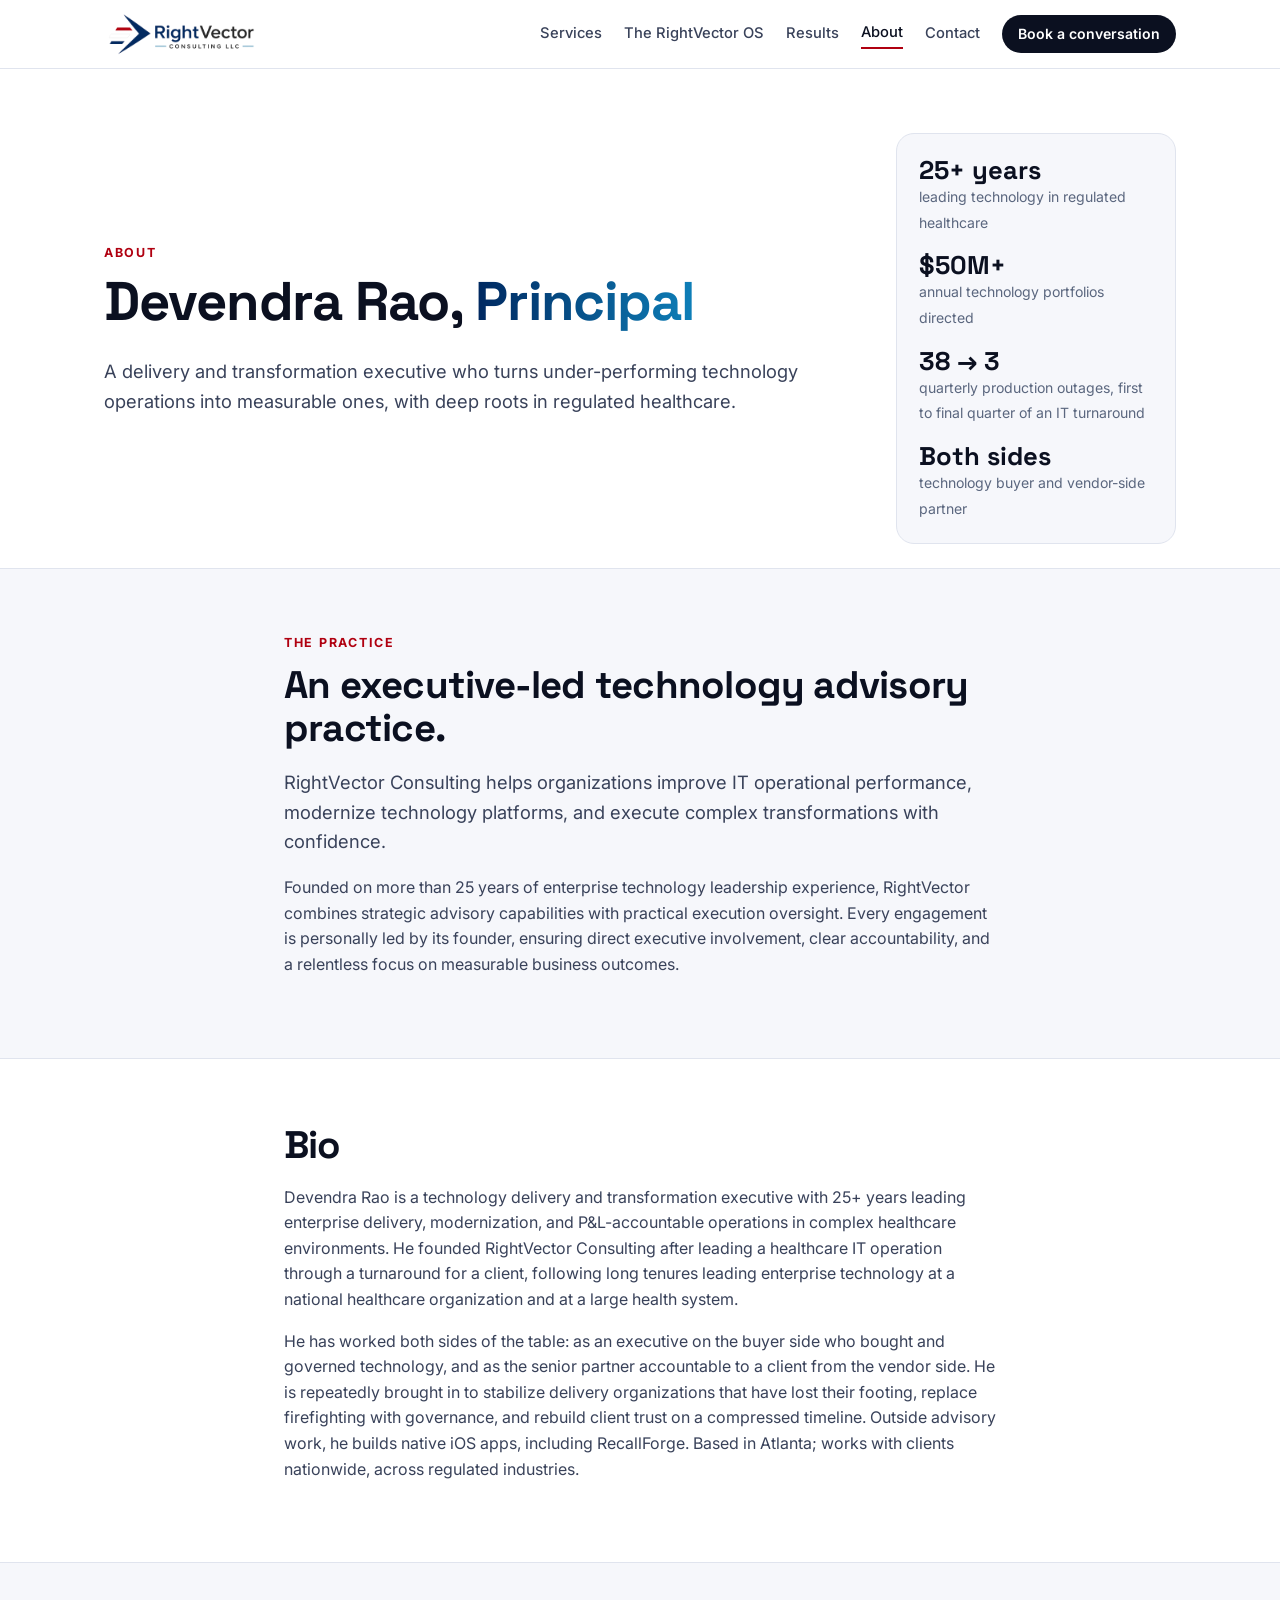
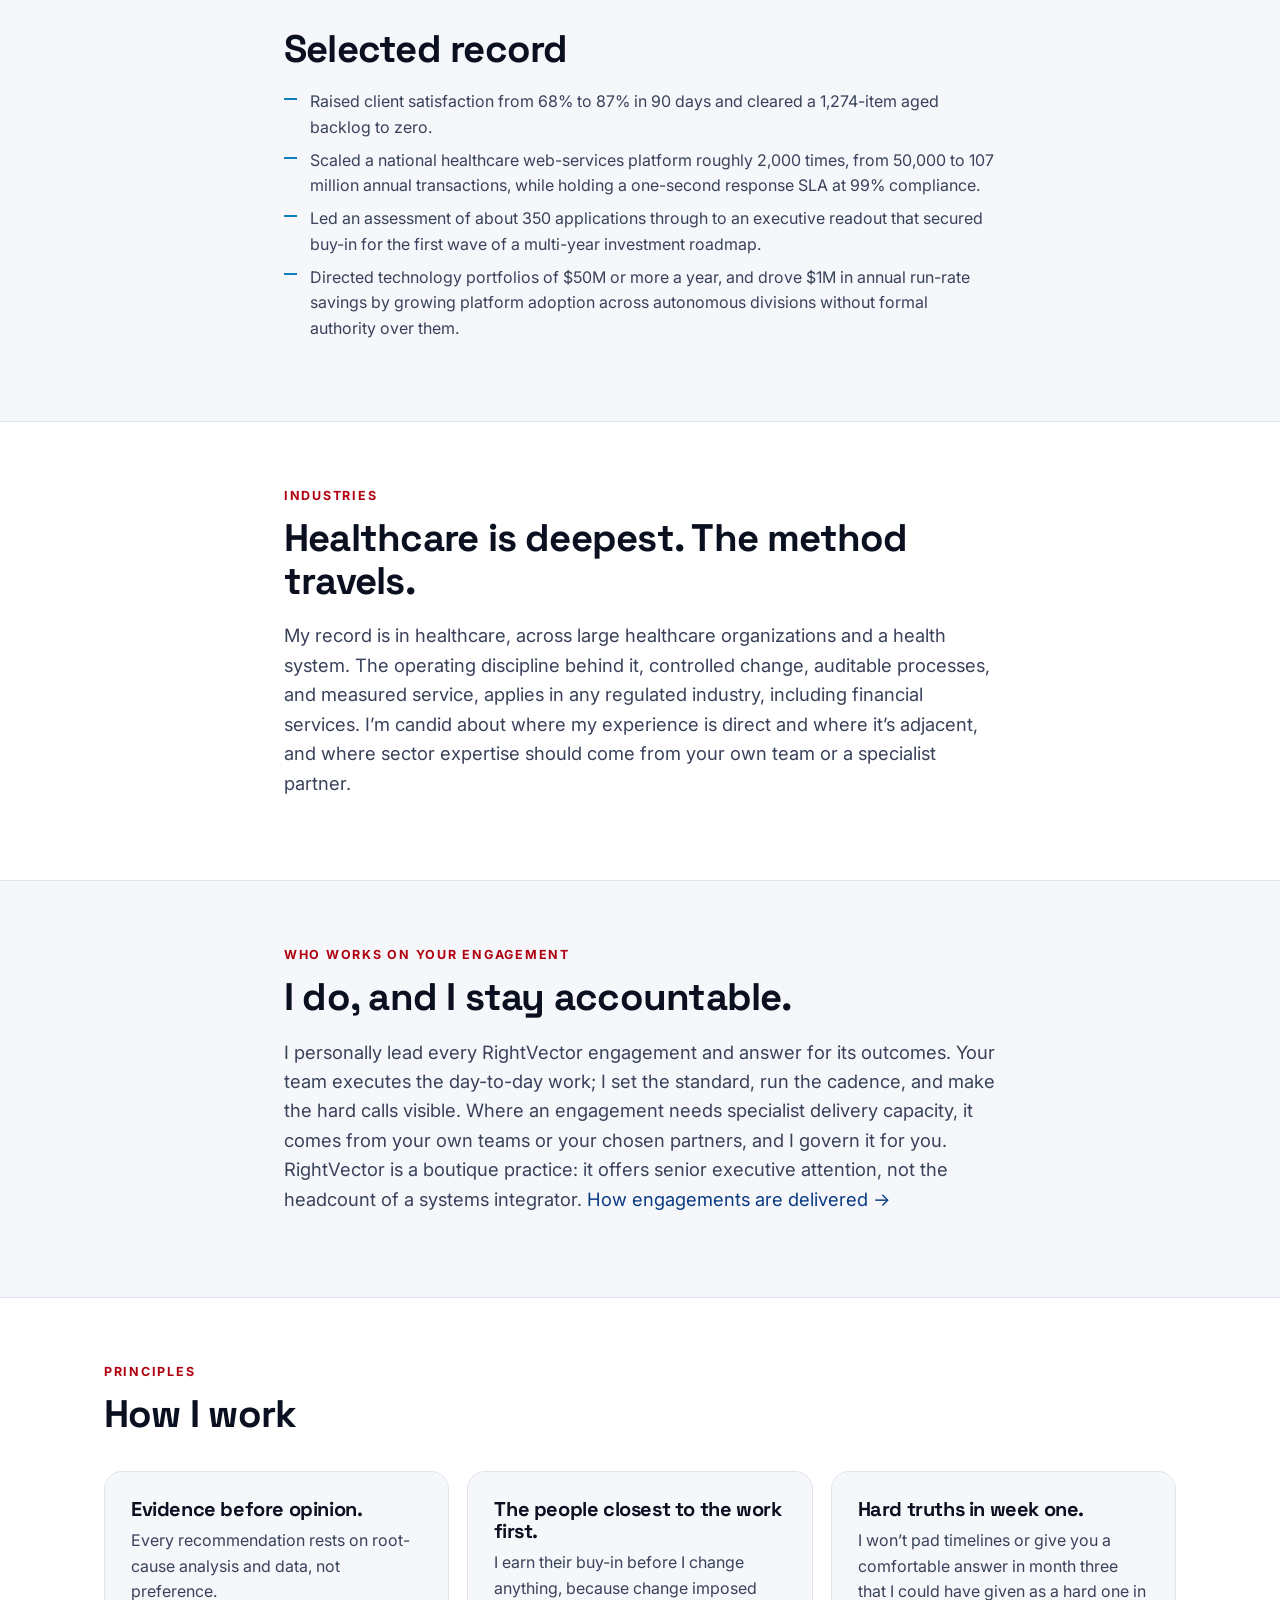
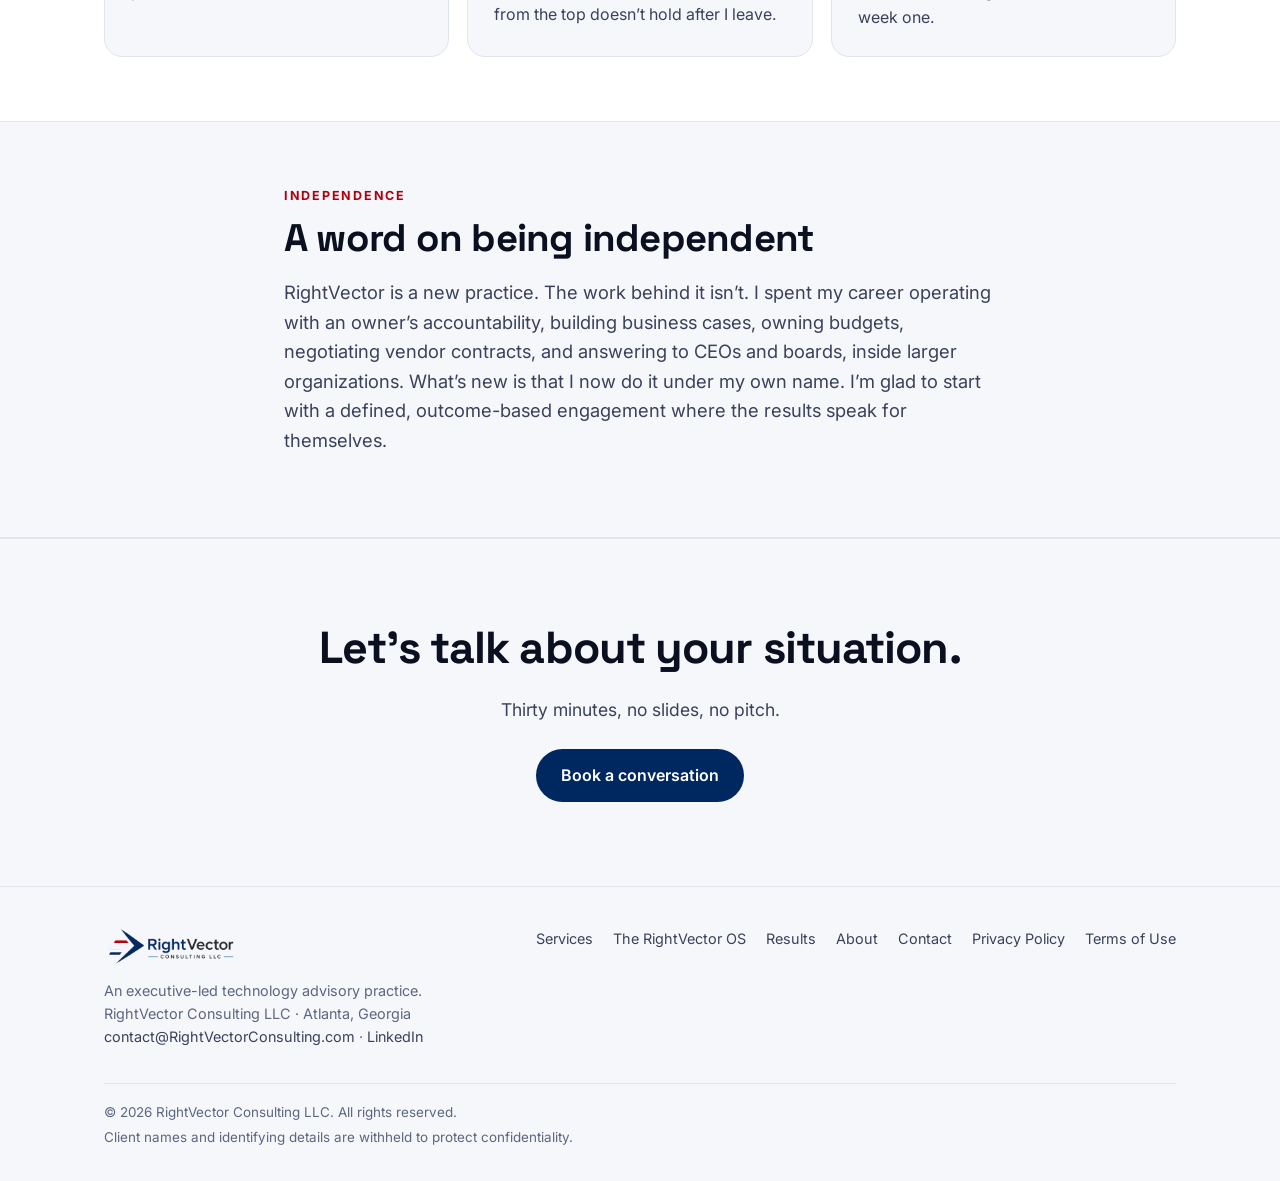
<file: about.html>
<!DOCTYPE html>
<html lang="en">
<head>
<meta charset="utf-8">
<meta name="viewport" content="width=device-width, initial-scale=1">
<title>About Devendra Rao | RightVector Consulting</title>
<meta name="description" content="RightVector is an executive-led technology advisory practice. Founder Devendra Rao brings 25+ years of enterprise technology leadership and personally leads every engagement.">
<meta name="color-scheme" content="light dark">
<meta property="og:type" content="website">
<meta property="og:title" content="About Devendra Rao | RightVector Consulting">
<meta property="og:description" content="RightVector is an executive-led technology advisory practice. Founder Devendra Rao brings 25+ years of enterprise technology leadership and personally leads every engagement.">
<meta property="og:image" content="assets/rightvector-logo.png">
<meta name="twitter:card" content="summary">
<link rel="icon" type="image/png" sizes="32x32" href="assets/favicon-32.png">
<link rel="icon" type="image/png" sizes="64x64" href="assets/favicon.png">
<link rel="apple-touch-icon" href="assets/apple-touch-icon.png">
<link rel="preconnect" href="https://fonts.googleapis.com">
<link rel="preconnect" href="https://fonts.gstatic.com" crossorigin>
<link href="https://fonts.googleapis.com/css2?family=Inter:wght@400;500;600;700&family=Space+Grotesk:wght@500;600;700&display=swap" rel="stylesheet">
<link rel="stylesheet" href="styles.css">
</head>
<body>
<a class="skip" href="#main">Skip to content</a>
<nav class="top" aria-label="Main">
  <div class="wrap">
    <a class="brand" href="index.html" aria-label="RightVector Consulting LLC — home"><img class="logo-plate" src="assets/rightvector-logo-transparent.png" alt="RightVector Consulting LLC" width="155" height="44"></a>
    <button class="nav-toggle" type="button" aria-expanded="false" aria-controls="nav-links">Menu</button>
    <div class="nav-links" id="nav-links"><a href="services.html">Services</a><a href="os.html">The RightVector OS</a><a href="results.html">Results</a><a href="about.html" aria-current="page">About</a><a href="contact.html">Contact</a><a class="nav-cta" href="contact.html#schedule">Book a conversation</a></div>
  </div>
</nav>
<main id="main">

<header class="hero page-hero"><div class="wrap">
  <div class="about-top">
    <div>
      <span class="kicker">About</span>
      <h1>Devendra Rao, <span class="grad">Principal</span></h1>
      <p class="lead">A delivery and transformation executive who turns under-performing technology operations into measurable ones, with deep roots in regulated healthcare.</p>
    </div>
    <div class="facts" aria-label="Executive scale">
      <div><b>25+ years</b><span>leading technology in regulated healthcare</span></div>
      <div><b>$50M+</b><span>annual technology portfolios directed</span></div>
      <div><b>38 → 3</b><span>quarterly production outages, first to final quarter of an IT turnaround</span></div>
      <div><b>Both sides</b><span>technology buyer and vendor-side partner</span></div>
    </div>
  </div>
</div></header>

<section class="alt"><div class="wrap narrow">
  <span class="kicker">The practice</span>
  <h2>An executive-led technology advisory practice.</h2>
  <p class="lead">RightVector Consulting helps organizations improve IT operational performance, modernize technology platforms, and execute complex transformations with confidence.</p>
  <p>Founded on more than 25 years of enterprise technology leadership experience, RightVector combines strategic advisory capabilities with practical execution oversight. Every engagement is personally led by its founder, ensuring direct executive involvement, clear accountability, and a relentless focus on measurable business outcomes.</p>
</div></section>

<section><div class="wrap narrow">
  <h2>Bio</h2>
  <p>Devendra Rao is a technology delivery and transformation executive with 25+ years leading enterprise delivery, modernization, and P&amp;L-accountable operations in complex healthcare environments. He founded RightVector Consulting after leading a healthcare IT operation through a turnaround for a client, following long tenures leading enterprise technology at a national healthcare organization and at a large health system.</p>
  <p>He has worked both sides of the table: as an executive on the buyer side who bought and governed technology, and as the senior partner accountable to a client from the vendor side. He is repeatedly brought in to stabilize delivery organizations that have lost their footing, replace firefighting with governance, and rebuild client trust on a compressed timeline. Outside advisory work, he builds native iOS apps, including RecallForge. Based in Atlanta; works with clients nationwide, across regulated industries.</p>
</div></section>

<section class="alt"><div class="wrap narrow">
  <h2>Selected record</h2>
  <ul class="checks">
    <li>Raised client satisfaction from 68% to 87% in 90 days and cleared a 1,274-item aged backlog to zero.</li>
    <li>Scaled a national healthcare web-services platform roughly 2,000 times, from 50,000 to 107 million annual transactions, while holding a one-second response SLA at 99% compliance.</li>
    <li>Led an assessment of about 350 applications through to an executive readout that secured buy-in for the first wave of a multi-year investment roadmap.</li>
    <li>Directed technology portfolios of $50M or more a year, and drove $1M in annual run-rate savings by growing platform adoption across autonomous divisions without formal authority over them.</li>
  </ul>
</div></section>

<section><div class="wrap narrow">
  <span class="kicker">Industries</span>
  <h2>Healthcare is deepest. The method travels.</h2>
  <p class="lead">My record is in healthcare, across large healthcare organizations and a health system. The operating discipline behind it, controlled change, auditable processes, and measured service, applies in any regulated industry, including financial services. I’m candid about where my experience is direct and where it’s adjacent, and where sector expertise should come from your own team or a specialist partner.</p>
</div></section>

<section class="alt"><div class="wrap narrow">
  <span class="kicker">Who works on your engagement</span>
  <h2>I do, and I stay accountable.</h2>
  <p class="lead">I personally lead every RightVector engagement and answer for its outcomes. Your team executes the day-to-day work; I set the standard, run the cadence, and make the hard calls visible. Where an engagement needs specialist delivery capacity, it comes from your own teams or your chosen partners, and I govern it for you. RightVector is a boutique practice: it offers senior executive attention, not the headcount of a systems integrator. <a href="services.html#delivery">How engagements are delivered →</a></p>
</div></section>

<section><div class="wrap">
  <div class="sec-head"><span class="kicker">Principles</span><h2>How I work</h2></div>
  <div class="grid">
    <div class="card"><h3>Evidence before opinion.</h3><p>Every recommendation rests on root-cause analysis and data, not preference.</p></div>
    <div class="card"><h3>The people closest to the work first.</h3><p>I earn their buy-in before I change anything, because change imposed from the top doesn’t hold after I leave.</p></div>
    <div class="card"><h3>Hard truths in week one.</h3><p>I won’t pad timelines or give you a comfortable answer in month three that I could have given as a hard one in week one.</p></div>
  </div>
</div></section>

<section class="alt"><div class="wrap narrow">
  <span class="kicker">Independence</span>
  <h2>A word on being independent</h2>
  <p class="lead">RightVector is a new practice. The work behind it isn’t. I spent my career operating with an owner’s accountability, building business cases, owning budgets, negotiating vendor contracts, and answering to CEOs and boards, inside larger organizations. What’s new is that I now do it under my own name. I’m glad to start with a defined, outcome-based engagement where the results speak for themselves.</p>
</div></section>

<div class="final"><div class="wrap">
  <h2>Let’s talk about your situation.</h2>
  <p>Thirty minutes, no slides, no pitch.</p>
  <div class="btn-row"><a class="btn btn-primary" href="contact.html#schedule">Book a conversation</a></div>
</div></div>

</main>
<footer>
  <div class="wrap">
    <div class="cols">
      <div>
        <a href="index.html" aria-label="RightVector Consulting LLC — home"><img class="logo-plate" src="assets/rightvector-logo-transparent.png" alt="RightVector Consulting LLC" width="134" height="38"></a>
        <p style="margin-top:14px">An executive-led technology advisory practice.<br>RightVector Consulting LLC · Atlanta, Georgia<br>
        <span class="ph" data-rv="email">[contact email]</span> · <span class="ph" data-rv="linkedin">[LinkedIn URL]</span></p>
      </div>
      <div class="links">
        <a href="services.html">Services</a><a href="os.html">The RightVector OS</a><a href="results.html">Results</a>
        <a href="about.html">About</a><a href="contact.html">Contact</a><a href="privacy.html">Privacy Policy</a><a href="terms.html">Terms of Use</a>
      </div>
    </div>
    <div class="legal">
      <p style="margin:0 0 4px">© 2026 RightVector Consulting LLC. All rights reserved.</p>
      <p style="margin:0">Client names and identifying details are withheld to protect confidentiality.</p>
    </div>
  </div>
</footer>
<script src="assets/config.js"></script>
<script src="assets/site.js"></script>
</body>
</html>
</file>
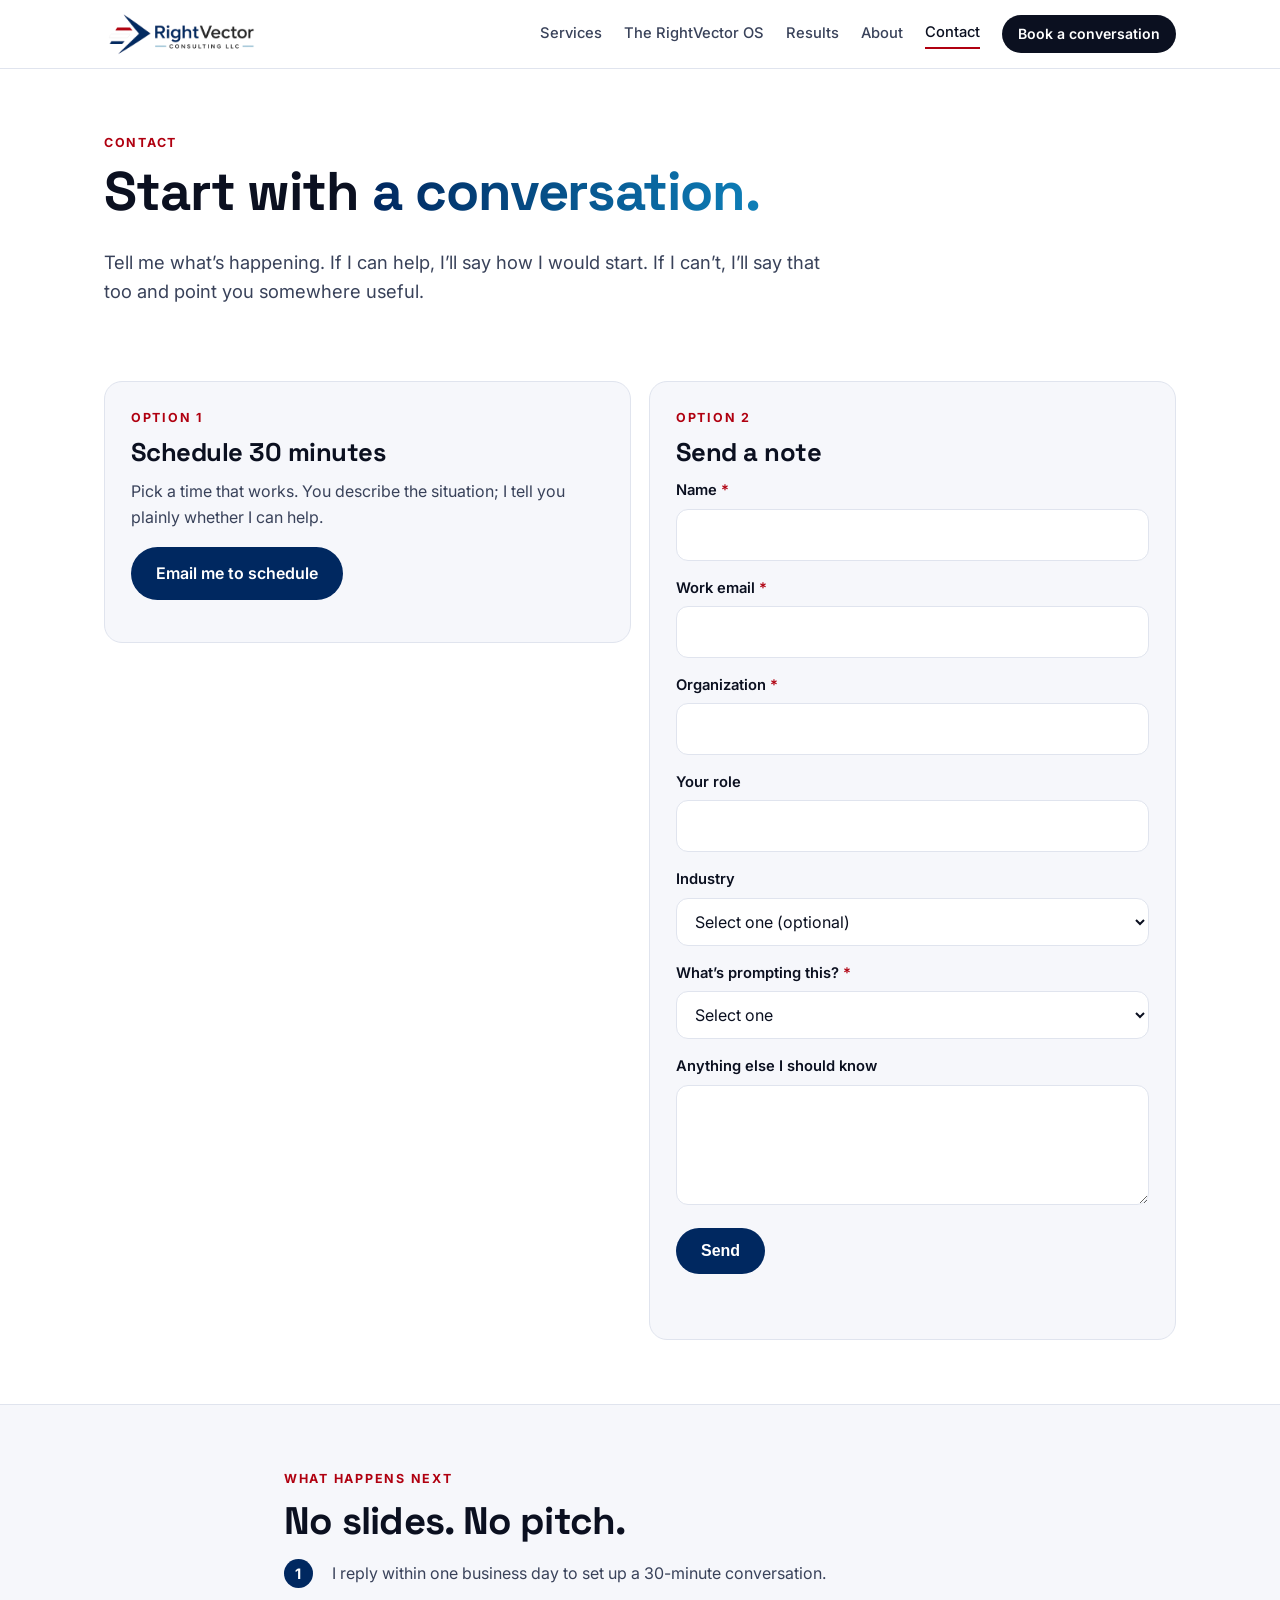
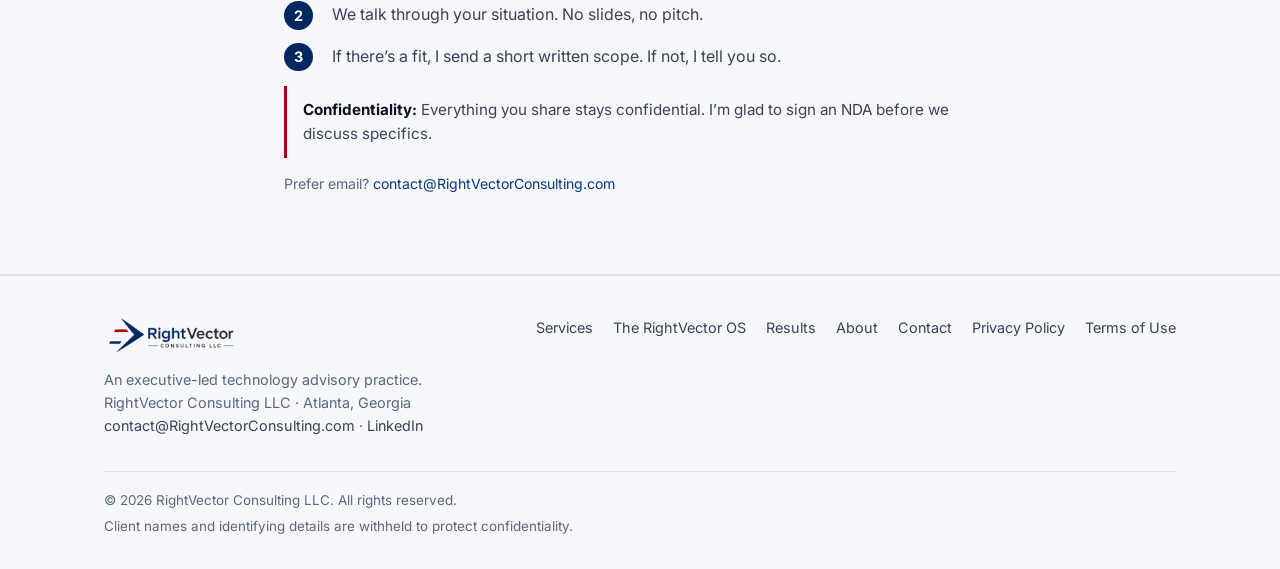
<file: contact.html>
<!DOCTYPE html>
<html lang="en">
<head>
<meta charset="utf-8">
<meta name="viewport" content="width=device-width, initial-scale=1">
<title>Contact | Book a Conversation with RightVector</title>
<meta name="description" content="Book a 30-minute conversation with RightVector Consulting about IT operations transformation, portfolio assessment, platform modernization, or fractional leadership.">
<meta name="color-scheme" content="light dark">
<meta property="og:type" content="website">
<meta property="og:title" content="Contact | Book a Conversation with RightVector">
<meta property="og:description" content="Book a 30-minute conversation with RightVector Consulting about IT operations transformation, portfolio assessment, platform modernization, or fractional leadership.">
<meta property="og:image" content="assets/rightvector-logo.png">
<meta name="twitter:card" content="summary">
<link rel="icon" type="image/png" sizes="32x32" href="assets/favicon-32.png">
<link rel="icon" type="image/png" sizes="64x64" href="assets/favicon.png">
<link rel="apple-touch-icon" href="assets/apple-touch-icon.png">
<link rel="preconnect" href="https://fonts.googleapis.com">
<link rel="preconnect" href="https://fonts.gstatic.com" crossorigin>
<link href="https://fonts.googleapis.com/css2?family=Inter:wght@400;500;600;700&family=Space+Grotesk:wght@500;600;700&display=swap" rel="stylesheet">
<link rel="stylesheet" href="styles.css">
</head>
<body>
<a class="skip" href="#main">Skip to content</a>
<nav class="top" aria-label="Main">
  <div class="wrap">
    <a class="brand" href="index.html" aria-label="RightVector Consulting LLC — home"><img class="logo-plate" src="assets/rightvector-logo-transparent.png" alt="RightVector Consulting LLC" width="155" height="44"></a>
    <button class="nav-toggle" type="button" aria-expanded="false" aria-controls="nav-links">Menu</button>
    <div class="nav-links" id="nav-links"><a href="services.html">Services</a><a href="os.html">The RightVector OS</a><a href="results.html">Results</a><a href="about.html">About</a><a href="contact.html" aria-current="page">Contact</a><a class="nav-cta" href="contact.html#schedule">Book a conversation</a></div>
  </div>
</nav>
<main id="main">

<header class="hero page-hero"><div class="wrap">
  <span class="kicker">Contact</span>
  <h1>Start with <span class="grad">a conversation.</span></h1>
  <p class="lead">Tell me what’s happening. If I can help, I’ll say how I would start. If I can’t, I’ll say that too and point you somewhere useful.</p>
</div></header>

<section style="padding-top:32px"><div class="wrap">
  <div class="grid two" style="align-items:start">
    <div class="card" id="schedule">
      <span class="kicker">Option 1</span>
      <h2 style="font-size:1.6rem">Schedule 30 minutes</h2>
      <p>Pick a time that works. You describe the situation; I tell you plainly whether I can help.</p>
      <p><a class="btn btn-primary" data-rv="schedule-btn" href="#schedule" hidden>Open the calendar</a></p>
      <p class="small muted" data-rv="schedule-ph">Scheduling link: <span class="ph">[scheduling link]</span></p>
    </div>
    <div class="card">
      <span class="kicker">Option 2</span>
      <h2 style="font-size:1.6rem">Send a note</h2>
      <form id="contact-form" data-endpoint="" novalidate="novalidate">
        <div><label for="f-name">Name <span class="req" aria-hidden="true">*</span></label><input id="f-name" name="name" type="text" autocomplete="name" required></div>
        <div><label for="f-email">Work email <span class="req" aria-hidden="true">*</span></label><input id="f-email" name="email" type="email" autocomplete="email" required></div>
        <div><label for="f-org">Organization <span class="req" aria-hidden="true">*</span></label><input id="f-org" name="organization" type="text" autocomplete="organization" required></div>
        <div><label for="f-role">Your role</label><input id="f-role" name="role" type="text" autocomplete="organization-title"></div>
        <div><label for="f-ind">Industry</label>
          <select id="f-ind" name="industry">
            <option value="" selected>Select one (optional)</option>
            <option>Healthcare</option>
            <option>Financial services or fintech</option>
            <option>Another regulated industry</option>
            <option>Other</option>
          </select></div>
        <div><label for="f-why">What’s prompting this? <span class="req" aria-hidden="true">*</span></label>
          <select id="f-why" name="prompt" required>
            <option value="" selected disabled>Select one</option>
            <option>Unreliable or unpredictable IT operations</option>
            <option>An independent assessment or roadmap</option>
            <option>An application portfolio assessment</option>
            <option>Secure SDLC or DevSecOps</option>
            <option>AI-enabled optimization or governance</option>
            <option>iOS app development</option>
            <option>A core platform migration or modernization</option>
            <option>A leadership gap</option>
            <option>A post-acquisition integration</option>
            <option>A vendor or contract issue</option>
            <option>Something else</option>
          </select></div>
        <div><label for="f-more">Anything else I should know</label><textarea id="f-more" name="message"></textarea></div>
        <input class="hp" type="text" name="website" tabindex="-1" autocomplete="off" aria-hidden="true">
        <div><button class="btn btn-primary" type="submit" style="cursor:pointer">Send</button></div>
        <p id="form-msg" role="status" aria-live="polite"></p>
      </form>
    </div>
  </div>
</div></section>

<section class="alt"><div class="wrap narrow">
  <span class="kicker">What happens next</span>
  <h2>No slides. No pitch.</h2>
  <ol class="num-list">
    <li>I reply within one business day to set up a 30-minute conversation.</li>
    <li>We talk through your situation. No slides, no pitch.</li>
    <li>If there’s a fit, I send a short written scope. If not, I tell you so.</li>
  </ol>
  <p class="evidence"><b>Confidentiality:</b> Everything you share stays confidential. I’m glad to sign an NDA before we discuss specifics.</p>
  <p class="small muted">Prefer email? <span class="ph" data-rv="email">[contact email]</span></p>
</div></section>

</main>
<footer>
  <div class="wrap">
    <div class="cols">
      <div>
        <a href="index.html" aria-label="RightVector Consulting LLC — home"><img class="logo-plate" src="assets/rightvector-logo-transparent.png" alt="RightVector Consulting LLC" width="134" height="38"></a>
        <p style="margin-top:14px">An executive-led technology advisory practice.<br>RightVector Consulting LLC · Atlanta, Georgia<br>
        <span class="ph" data-rv="email">[contact email]</span> · <span class="ph" data-rv="linkedin">[LinkedIn URL]</span></p>
      </div>
      <div class="links">
        <a href="services.html">Services</a><a href="os.html">The RightVector OS</a><a href="results.html">Results</a>
        <a href="about.html">About</a><a href="contact.html">Contact</a><a href="privacy.html">Privacy Policy</a><a href="terms.html">Terms of Use</a>
      </div>
    </div>
    <div class="legal">
      <p style="margin:0 0 4px">© 2026 RightVector Consulting LLC. All rights reserved.</p>
      <p style="margin:0">Client names and identifying details are withheld to protect confidentiality.</p>
    </div>
  </div>
</footer>
<script src="assets/config.js"></script>
<script src="assets/site.js"></script>
</body>
</html>
</file>
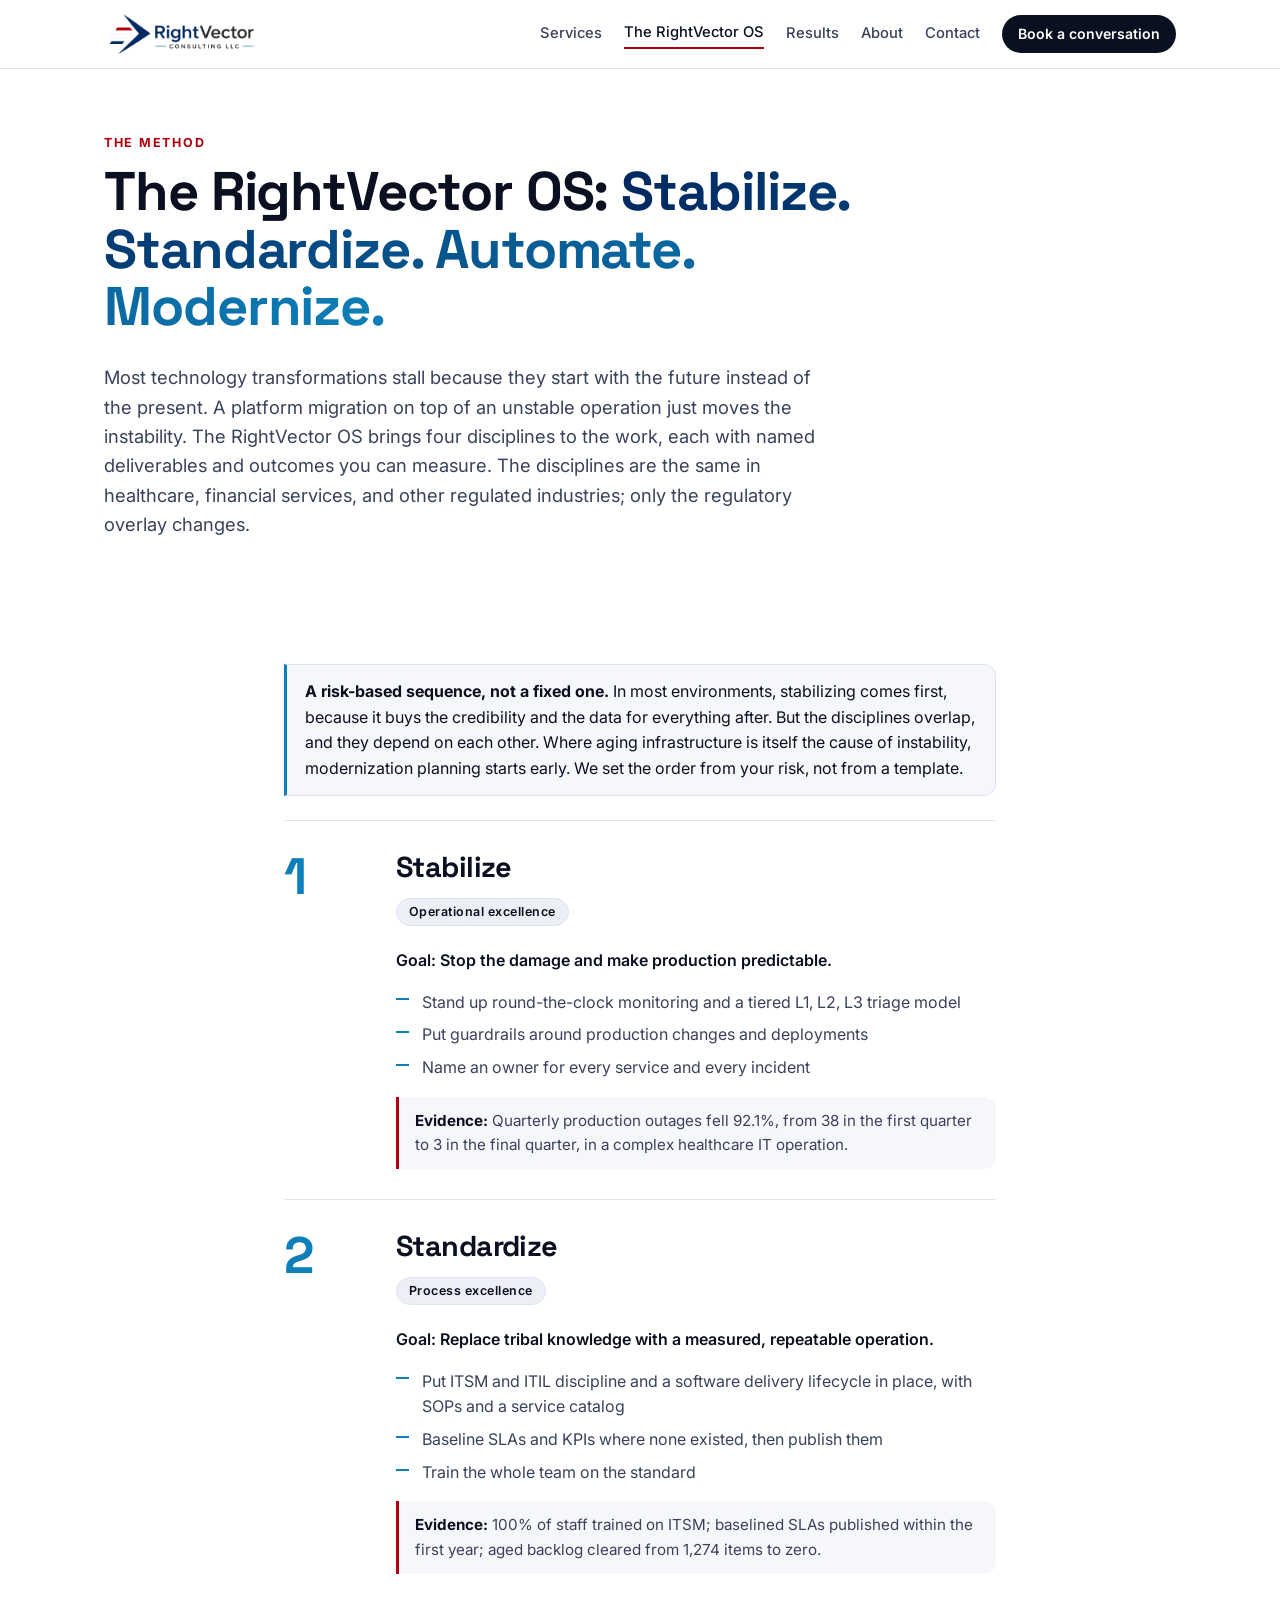
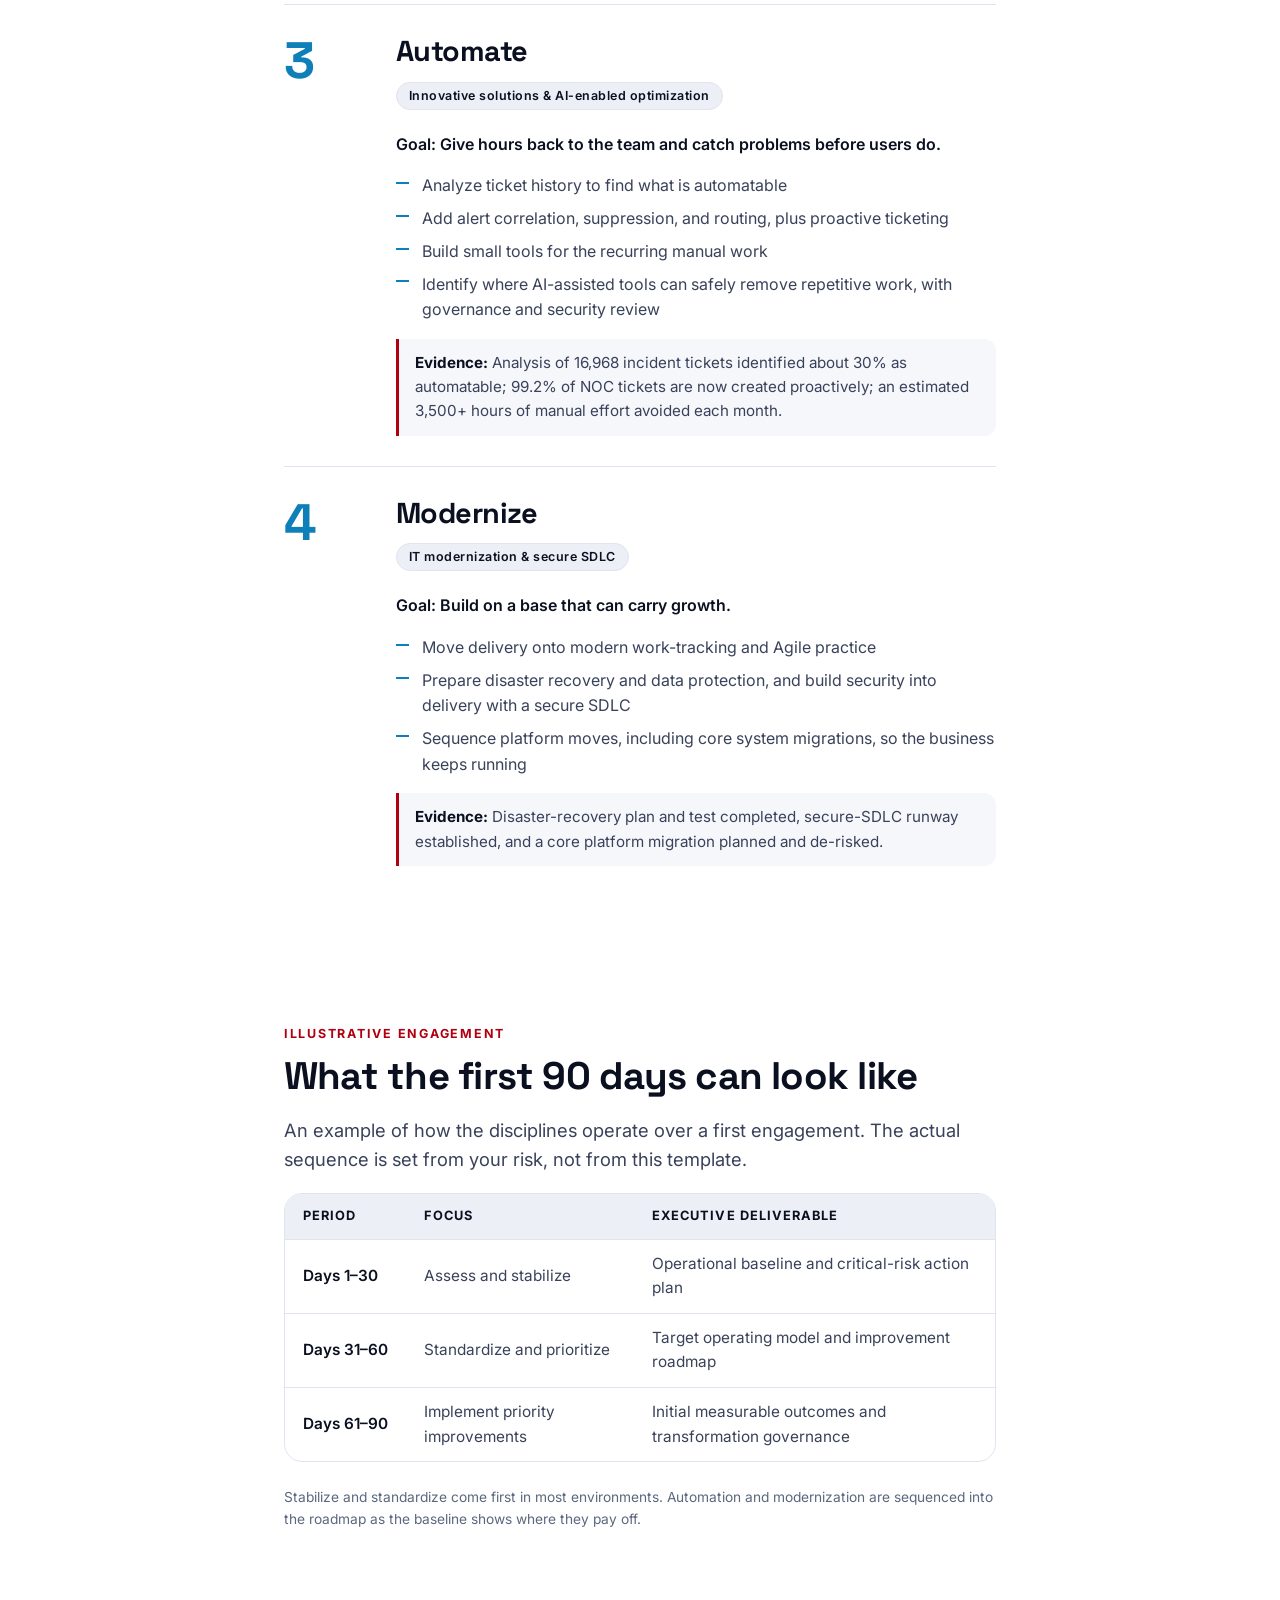
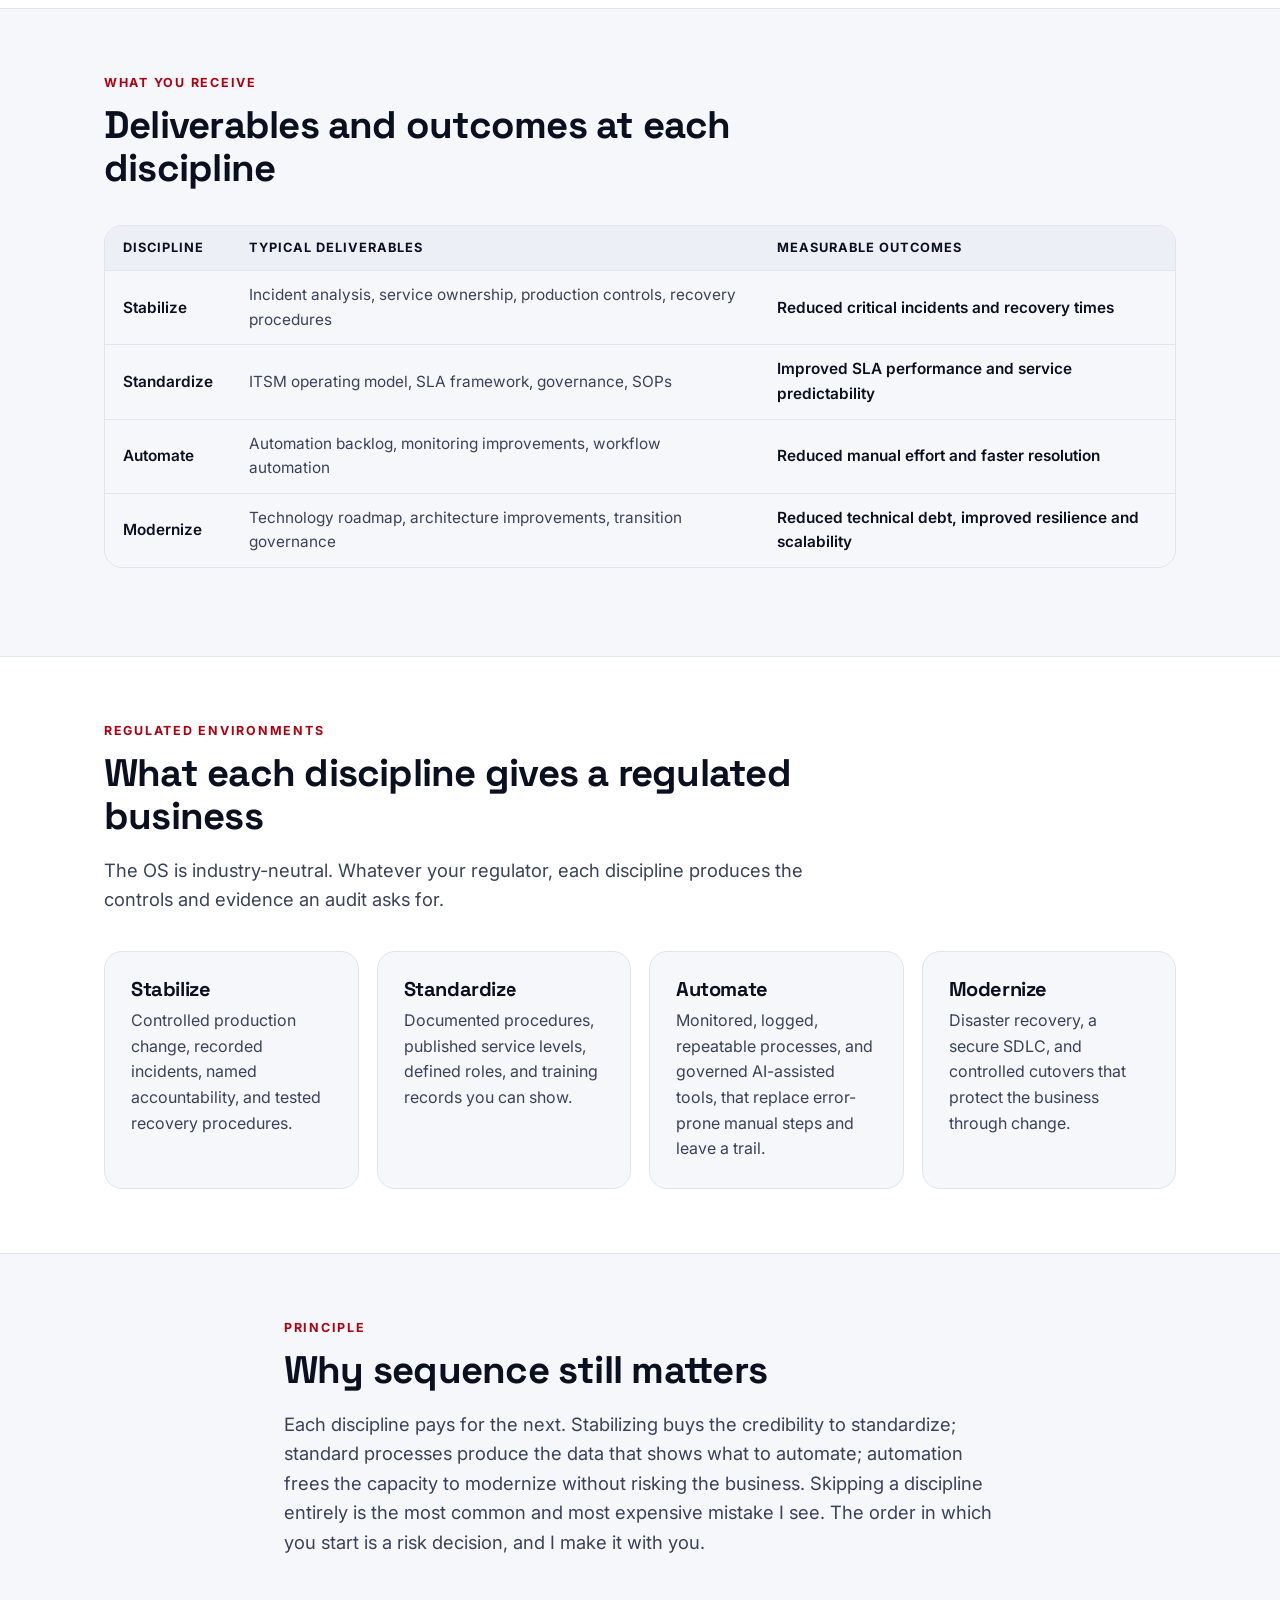
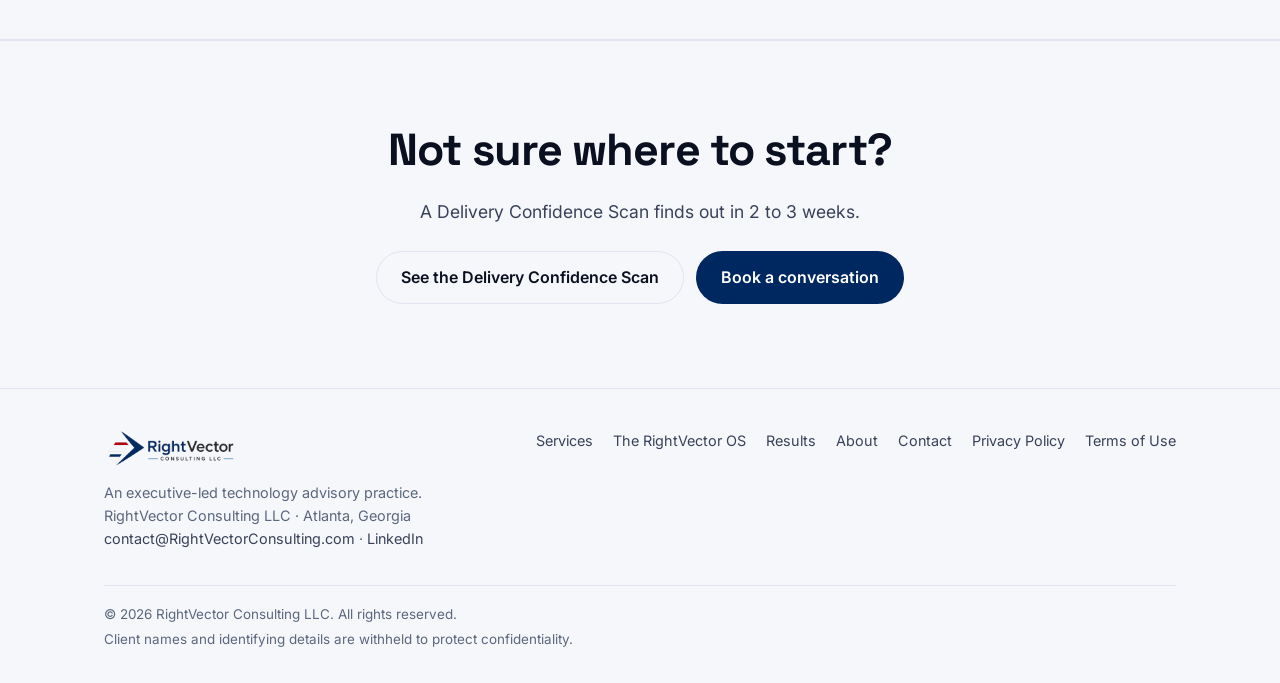
<file: os.html>
<!DOCTYPE html>
<html lang="en">
<head>
<meta charset="utf-8">
<meta name="viewport" content="width=device-width, initial-scale=1">
<title>The RightVector OS | A Four-Discipline IT Transformation Method</title>
<meta name="description" content="Stabilize, standardize, automate, modernize: an industry-neutral method for operational excellence, process excellence, secure IT modernization, and AI-enabled optimization.">
<meta name="color-scheme" content="light dark">
<meta property="og:type" content="website">
<meta property="og:title" content="The RightVector OS | A Four-Discipline IT Transformation Method">
<meta property="og:description" content="Stabilize, standardize, automate, modernize: an industry-neutral method for operational excellence, process excellence, secure IT modernization, and AI-enabled optimization.">
<meta property="og:image" content="assets/rightvector-logo.png">
<meta name="twitter:card" content="summary">
<link rel="icon" type="image/png" sizes="32x32" href="assets/favicon-32.png">
<link rel="icon" type="image/png" sizes="64x64" href="assets/favicon.png">
<link rel="apple-touch-icon" href="assets/apple-touch-icon.png">
<link rel="preconnect" href="https://fonts.googleapis.com">
<link rel="preconnect" href="https://fonts.gstatic.com" crossorigin>
<link href="https://fonts.googleapis.com/css2?family=Inter:wght@400;500;600;700&family=Space+Grotesk:wght@500;600;700&display=swap" rel="stylesheet">
<link rel="stylesheet" href="styles.css">
</head>
<body>
<a class="skip" href="#main">Skip to content</a>
<nav class="top" aria-label="Main">
  <div class="wrap">
    <a class="brand" href="index.html" aria-label="RightVector Consulting LLC — home"><img class="logo-plate" src="assets/rightvector-logo-transparent.png" alt="RightVector Consulting LLC" width="155" height="44"></a>
    <button class="nav-toggle" type="button" aria-expanded="false" aria-controls="nav-links">Menu</button>
    <div class="nav-links" id="nav-links"><a href="services.html">Services</a><a href="os.html" aria-current="page">The RightVector OS</a><a href="results.html">Results</a><a href="about.html">About</a><a href="contact.html">Contact</a><a class="nav-cta" href="contact.html#schedule">Book a conversation</a></div>
  </div>
</nav>
<main id="main">

<header class="hero page-hero"><div class="wrap">
  <span class="kicker">The method</span>
  <h1>The RightVector OS: <span class="grad">Stabilize. Standardize. Automate. Modernize.</span></h1>
  <p class="lead">Most technology transformations stall because they start with the future instead of the present. A platform migration on top of an unstable operation just moves the instability. The RightVector OS brings four disciplines to the work, each with named deliverables and outcomes you can measure. The disciplines are the same in healthcare, financial services, and other regulated industries; only the regulatory overlay changes.</p>
</div></header>

<section><div class="wrap narrow">
<div class="callout"><b>A risk-based sequence, not a fixed one.</b> In most environments, stabilizing comes first, because it buys the credibility and the data for everything after. But the disciplines overlap, and they depend on each other. Where aging infrastructure is itself the cause of instability, modernization planning starts early. We set the order from your risk, not from a template.</div>
<div class="stage"><div class="num">1</div><div>
  <h2 style="font-size:1.8rem">Stabilize</h2>
  <p><span class="model-tag">Operational excellence</span></p>
  <p class="goal">Goal: Stop the damage and make production predictable.</p>
  <ul class="checks"><li>Stand up round-the-clock monitoring and a tiered L1, L2, L3 triage model</li><li>Put guardrails around production changes and deployments</li><li>Name an owner for every service and every incident</li></ul>
  <div class="evidence"><b>Evidence:</b> Quarterly production outages fell 92.1%, from 38 in the first quarter to 3 in the final quarter, in a complex healthcare IT operation.</div>
</div></div>
<div class="stage"><div class="num">2</div><div>
  <h2 style="font-size:1.8rem">Standardize</h2>
  <p><span class="model-tag">Process excellence</span></p>
  <p class="goal">Goal: Replace tribal knowledge with a measured, repeatable operation.</p>
  <ul class="checks"><li>Put ITSM and ITIL discipline and a software delivery lifecycle in place, with SOPs and a service catalog</li><li>Baseline SLAs and KPIs where none existed, then publish them</li><li>Train the whole team on the standard</li></ul>
  <div class="evidence"><b>Evidence:</b> 100% of staff trained on ITSM; baselined SLAs published within the first year; aged backlog cleared from 1,274 items to zero.</div>
</div></div>
<div class="stage"><div class="num">3</div><div>
  <h2 style="font-size:1.8rem">Automate</h2>
  <p><span class="model-tag">Innovative solutions &amp; AI-enabled optimization</span></p>
  <p class="goal">Goal: Give hours back to the team and catch problems before users do.</p>
  <ul class="checks"><li>Analyze ticket history to find what is automatable</li><li>Add alert correlation, suppression, and routing, plus proactive ticketing</li><li>Build small tools for the recurring manual work</li><li>Identify where AI-assisted tools can safely remove repetitive work, with governance and security review</li></ul>
  <div class="evidence"><b>Evidence:</b> Analysis of 16,968 incident tickets identified about 30% as automatable; 99.2% of NOC tickets are now created proactively; an estimated 3,500+ hours of manual effort avoided each month.</div>
</div></div>
<div class="stage"><div class="num">4</div><div>
  <h2 style="font-size:1.8rem">Modernize</h2>
  <p><span class="model-tag">IT modernization &amp; secure SDLC</span></p>
  <p class="goal">Goal: Build on a base that can carry growth.</p>
  <ul class="checks"><li>Move delivery onto modern work-tracking and Agile practice</li><li>Prepare disaster recovery and data protection, and build security into delivery with a secure SDLC</li><li>Sequence platform moves, including core system migrations, so the business keeps running</li></ul>
  <div class="evidence"><b>Evidence:</b> Disaster-recovery plan and test completed, secure-SDLC runway established, and a core platform migration planned and de-risked.</div>
</div></div>
</div></section>

<section id="ninety"><div class="wrap narrow">
  <span class="kicker">Illustrative engagement</span>
  <h2>What the first 90 days can look like</h2>
  <p class="lead">An example of how the disciplines operate over a first engagement. The actual sequence is set from your risk, not from this template.</p>
  <div class="table-wrap"><table>
    <thead><tr><th>Period</th><th>Focus</th><th>Executive deliverable</th></tr></thead>
    <tbody>
      <tr><td style="color:var(--text);font-weight:600;white-space:nowrap">Days 1–30</td><td>Assess and stabilize</td><td class="dim">Operational baseline and critical-risk action plan</td></tr>
      <tr><td style="color:var(--text);font-weight:600;white-space:nowrap">Days 31–60</td><td>Standardize and prioritize</td><td class="dim">Target operating model and improvement roadmap</td></tr>
      <tr><td style="color:var(--text);font-weight:600;white-space:nowrap">Days 61–90</td><td>Implement priority improvements</td><td class="dim">Initial measurable outcomes and transformation governance</td></tr>
    </tbody>
  </table></div>
  <p class="footnote">Stabilize and standardize come first in most environments. Automation and modernization are sequenced into the roadmap as the baseline shows where they pay off.</p>
</div></section>

<section class="alt"><div class="wrap">
  <div class="sec-head"><span class="kicker">What you receive</span><h2>Deliverables and outcomes at each discipline</h2></div>
  <div class="table-wrap"><table>
    <thead><tr><th>Discipline</th><th>Typical deliverables</th><th>Measurable outcomes</th></tr></thead>
    <tbody>
      <tr><td style="color:var(--text);font-weight:600">Stabilize</td><td class="dim">Incident analysis, service ownership, production controls, recovery procedures</td><td>Reduced critical incidents and recovery times</td></tr>
      <tr><td style="color:var(--text);font-weight:600">Standardize</td><td class="dim">ITSM operating model, SLA framework, governance, SOPs</td><td>Improved SLA performance and service predictability</td></tr>
      <tr><td style="color:var(--text);font-weight:600">Automate</td><td class="dim">Automation backlog, monitoring improvements, workflow automation</td><td>Reduced manual effort and faster resolution</td></tr>
      <tr><td style="color:var(--text);font-weight:600">Modernize</td><td class="dim">Technology roadmap, architecture improvements, transition governance</td><td>Reduced technical debt, improved resilience and scalability</td></tr>
    </tbody>
  </table></div>
</div></section>

<section><div class="wrap">
  <div class="sec-head"><span class="kicker">Regulated environments</span><h2>What each discipline gives a regulated business</h2>
  <p class="lead">The OS is industry-neutral. Whatever your regulator, each discipline produces the controls and evidence an audit asks for.</p></div>
  <div class="grid four">
    <div class="card"><h3>Stabilize</h3><p>Controlled production change, recorded incidents, named accountability, and tested recovery procedures.</p></div>
    <div class="card"><h3>Standardize</h3><p>Documented procedures, published service levels, defined roles, and training records you can show.</p></div>
    <div class="card"><h3>Automate</h3><p>Monitored, logged, repeatable processes, and governed AI-assisted tools, that replace error-prone manual steps and leave a trail.</p></div>
    <div class="card"><h3>Modernize</h3><p>Disaster recovery, a secure SDLC, and controlled cutovers that protect the business through change.</p></div>
  </div>
</div></section>

<section class="alt"><div class="wrap narrow">
  <span class="kicker">Principle</span>
  <h2>Why sequence still matters</h2>
  <p class="lead">Each discipline pays for the next. Stabilizing buys the credibility to standardize; standard processes produce the data that shows what to automate; automation frees the capacity to modernize without risking the business. Skipping a discipline entirely is the most common and most expensive mistake I see. The order in which you start is a risk decision, and I make it with you.</p>
</div></section>

<div class="final"><div class="wrap">
  <h2>Not sure where to start?</h2>
  <p>A Delivery Confidence Scan finds out in 2 to 3 weeks.</p>
  <div class="btn-row"><a class="btn btn-ghost" href="services.html#scan">See the Delivery Confidence Scan</a><a class="btn btn-primary" href="contact.html#schedule">Book a conversation</a></div>
</div></div>

</main>
<footer>
  <div class="wrap">
    <div class="cols">
      <div>
        <a href="index.html" aria-label="RightVector Consulting LLC — home"><img class="logo-plate" src="assets/rightvector-logo-transparent.png" alt="RightVector Consulting LLC" width="134" height="38"></a>
        <p style="margin-top:14px">An executive-led technology advisory practice.<br>RightVector Consulting LLC · Atlanta, Georgia<br>
        <span class="ph" data-rv="email">[contact email]</span> · <span class="ph" data-rv="linkedin">[LinkedIn URL]</span></p>
      </div>
      <div class="links">
        <a href="services.html">Services</a><a href="os.html">The RightVector OS</a><a href="results.html">Results</a>
        <a href="about.html">About</a><a href="contact.html">Contact</a><a href="privacy.html">Privacy Policy</a><a href="terms.html">Terms of Use</a>
      </div>
    </div>
    <div class="legal">
      <p style="margin:0 0 4px">© 2026 RightVector Consulting LLC. All rights reserved.</p>
      <p style="margin:0">Client names and identifying details are withheld to protect confidentiality.</p>
    </div>
  </div>
</footer>
<script src="assets/config.js"></script>
<script src="assets/site.js"></script>
</body>
</html>
</file>
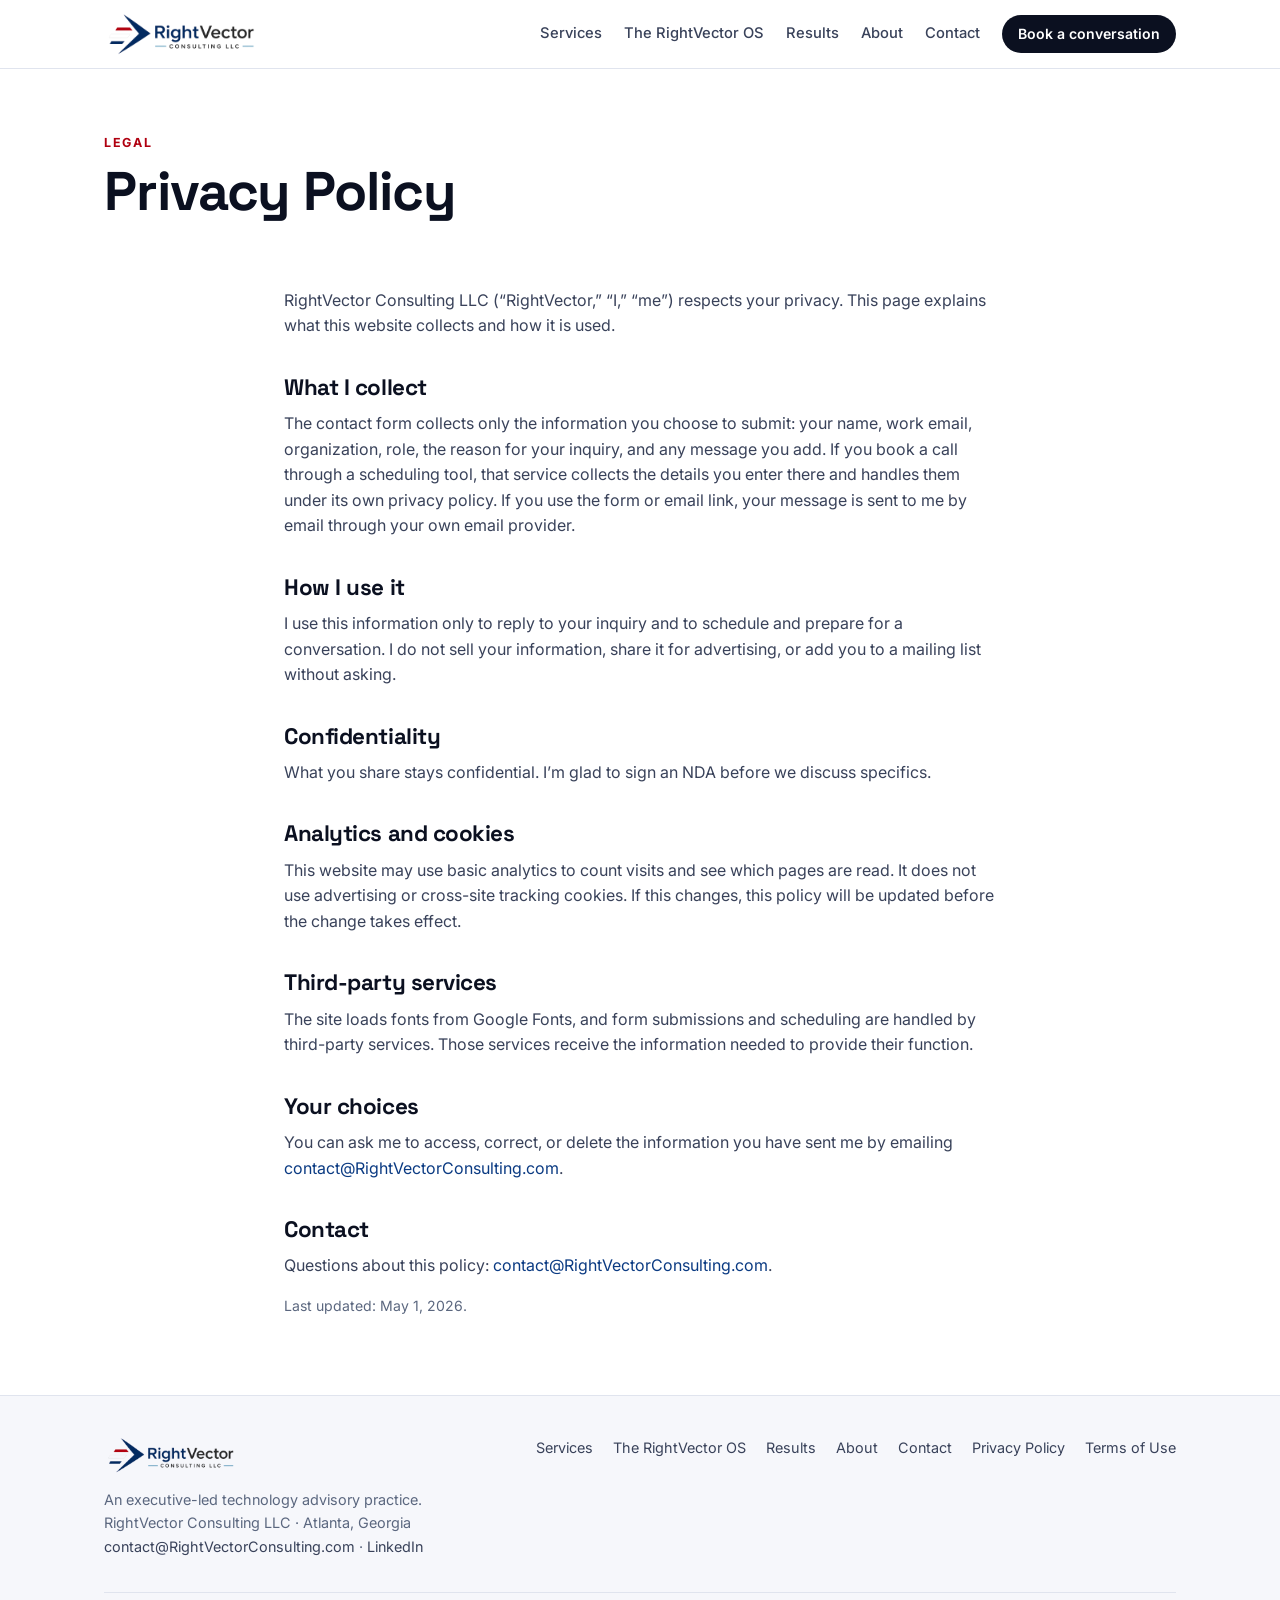
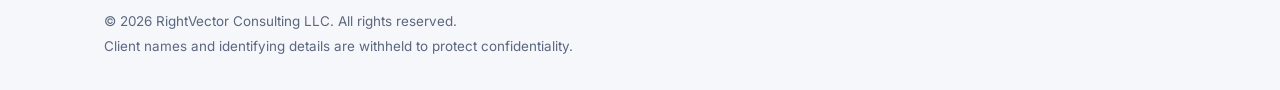
<file: privacy.html>
<!DOCTYPE html>
<html lang="en">
<head>
<meta charset="utf-8">
<meta name="viewport" content="width=device-width, initial-scale=1">
<title>Privacy Policy | RightVector Consulting</title>
<meta name="description" content="How RightVector Consulting LLC handles information submitted through this website.">
<meta name="color-scheme" content="light dark">
<meta property="og:type" content="website">
<meta property="og:title" content="Privacy Policy | RightVector Consulting">
<meta property="og:description" content="How RightVector Consulting LLC handles information submitted through this website.">
<meta property="og:image" content="assets/rightvector-logo.png">
<meta name="twitter:card" content="summary">
<link rel="icon" type="image/png" sizes="32x32" href="assets/favicon-32.png">
<link rel="icon" type="image/png" sizes="64x64" href="assets/favicon.png">
<link rel="apple-touch-icon" href="assets/apple-touch-icon.png">
<link rel="preconnect" href="https://fonts.googleapis.com">
<link rel="preconnect" href="https://fonts.gstatic.com" crossorigin>
<link href="https://fonts.googleapis.com/css2?family=Inter:wght@400;500;600;700&family=Space+Grotesk:wght@500;600;700&display=swap" rel="stylesheet">
<link rel="stylesheet" href="styles.css">
</head>
<body>
<a class="skip" href="#main">Skip to content</a>
<nav class="top" aria-label="Main">
  <div class="wrap">
    <a class="brand" href="index.html" aria-label="RightVector Consulting LLC — home"><img class="logo-plate" src="assets/rightvector-logo-transparent.png" alt="RightVector Consulting LLC" width="155" height="44"></a>
    <button class="nav-toggle" type="button" aria-expanded="false" aria-controls="nav-links">Menu</button>
    <div class="nav-links" id="nav-links"><a href="services.html">Services</a><a href="os.html">The RightVector OS</a><a href="results.html">Results</a><a href="about.html">About</a><a href="contact.html">Contact</a><a class="nav-cta" href="contact.html#schedule">Book a conversation</a></div>
  </div>
</nav>
<main id="main">

<header class="hero page-hero"><div class="wrap"><span class="kicker">Legal</span><h1>Privacy Policy</h1></div></header>
<section style="padding-top:16px"><div class="wrap narrow prose">
  <p>RightVector Consulting LLC (“RightVector,” “I,” “me”) respects your privacy. This page explains what this website collects and how it is used.</p>
  <h2>What I collect</h2>
  <p>The contact form collects only the information you choose to submit: your name, work email, organization, role, the reason for your inquiry, and any message you add. If you book a call through a scheduling tool, that service collects the details you enter there and handles them under its own privacy policy. If you use the form or email link, your message is sent to me by email through your own email provider.</p>
  <h2>How I use it</h2>
  <p>I use this information only to reply to your inquiry and to schedule and prepare for a conversation. I do not sell your information, share it for advertising, or add you to a mailing list without asking.</p>
  <h2>Confidentiality</h2>
  <p>What you share stays confidential. I’m glad to sign an NDA before we discuss specifics.</p>
  <h2>Analytics and cookies</h2>
  <p>This website may use basic analytics to count visits and see which pages are read. It does not use advertising or cross-site tracking cookies. If this changes, this policy will be updated before the change takes effect.</p>
  <h2>Third-party services</h2>
  <p>The site loads fonts from Google Fonts, and form submissions and scheduling are handled by third-party services. Those services receive the information needed to provide their function.</p>
  <h2>Your choices</h2>
  <p>You can ask me to access, correct, or delete the information you have sent me by emailing <span class="ph" data-rv="email">[contact email]</span>.</p>
  <h2>Contact</h2>
  <p>Questions about this policy: <span class="ph" data-rv="email">[contact email]</span>.</p>
  <p class="muted small">Last updated: May 1, 2026.</p>
</div></section>

</main>
<footer>
  <div class="wrap">
    <div class="cols">
      <div>
        <a href="index.html" aria-label="RightVector Consulting LLC — home"><img class="logo-plate" src="assets/rightvector-logo-transparent.png" alt="RightVector Consulting LLC" width="134" height="38"></a>
        <p style="margin-top:14px">An executive-led technology advisory practice.<br>RightVector Consulting LLC · Atlanta, Georgia<br>
        <span class="ph" data-rv="email">[contact email]</span> · <span class="ph" data-rv="linkedin">[LinkedIn URL]</span></p>
      </div>
      <div class="links">
        <a href="services.html">Services</a><a href="os.html">The RightVector OS</a><a href="results.html">Results</a>
        <a href="about.html">About</a><a href="contact.html">Contact</a><a href="privacy.html">Privacy Policy</a><a href="terms.html">Terms of Use</a>
      </div>
    </div>
    <div class="legal">
      <p style="margin:0 0 4px">© 2026 RightVector Consulting LLC. All rights reserved.</p>
      <p style="margin:0">Client names and identifying details are withheld to protect confidentiality.</p>
    </div>
  </div>
</footer>
<script src="assets/config.js"></script>
<script src="assets/site.js"></script>
</body>
</html>
</file>
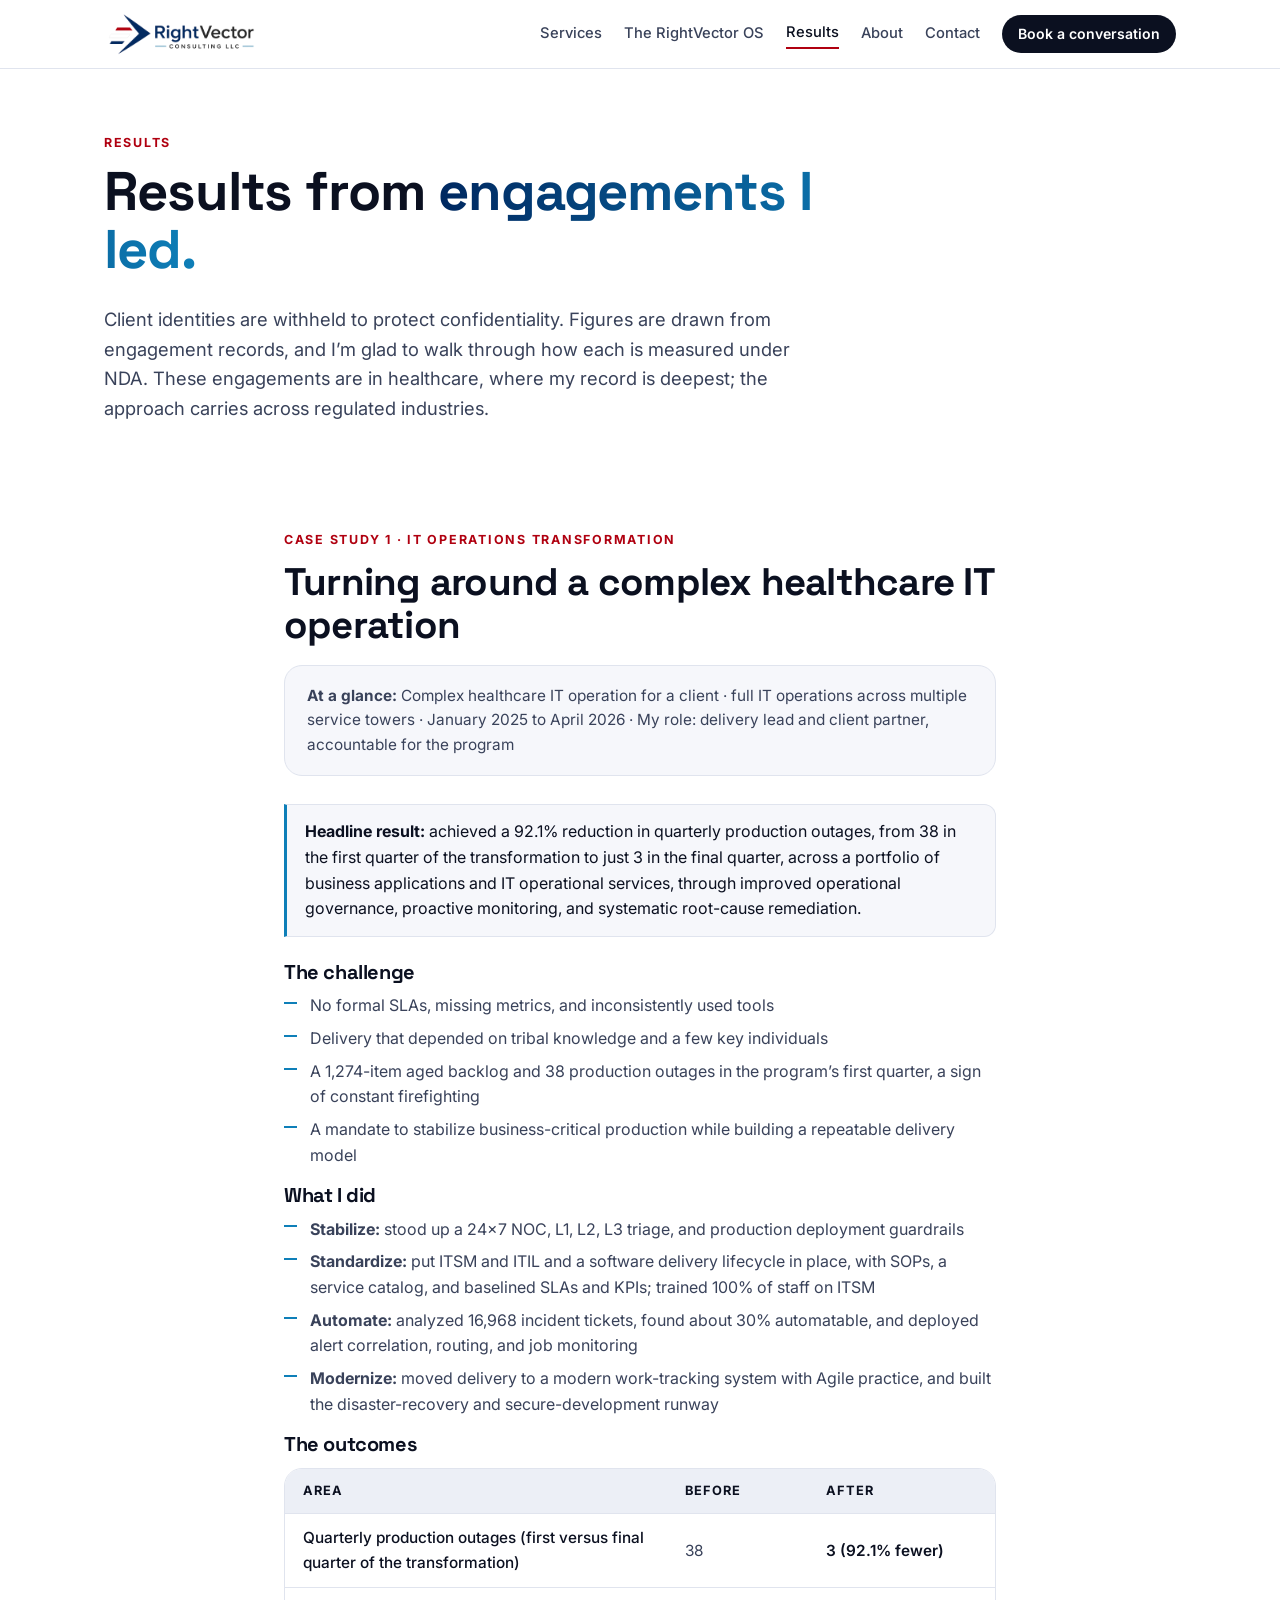
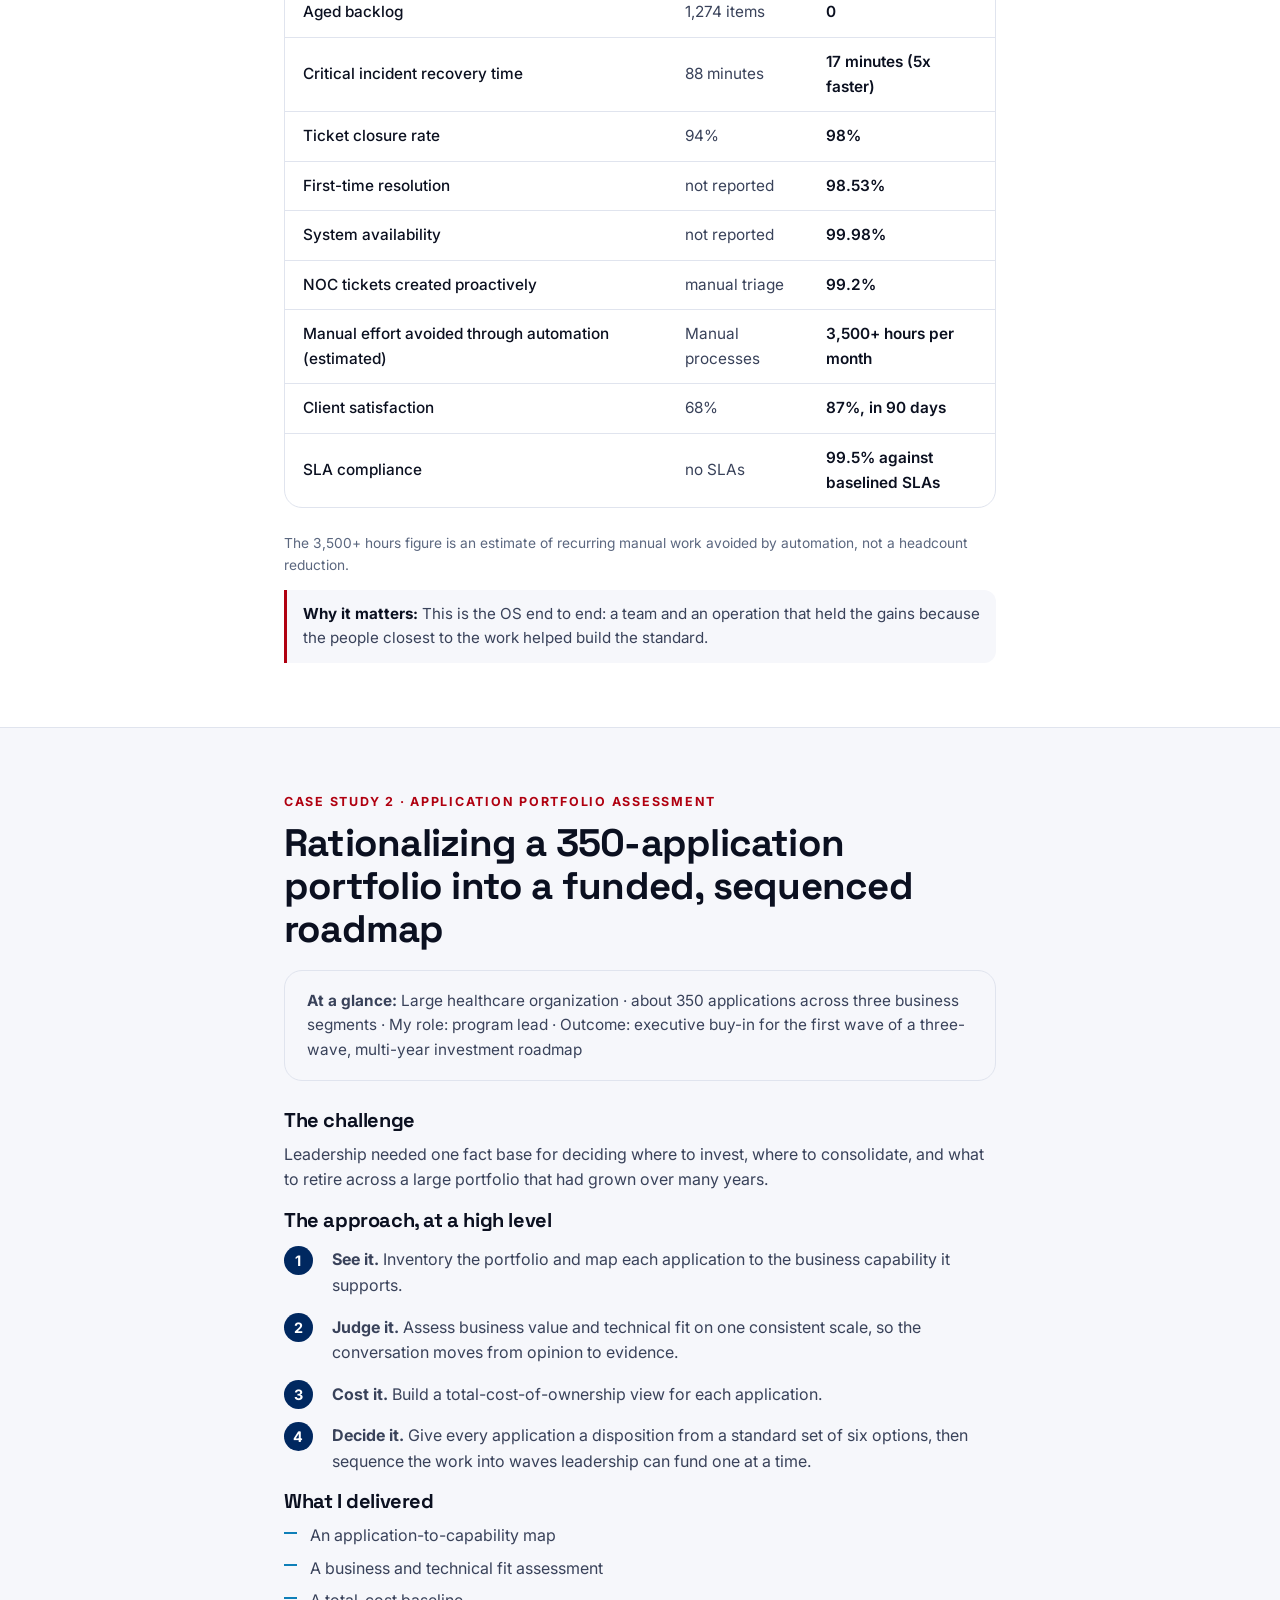
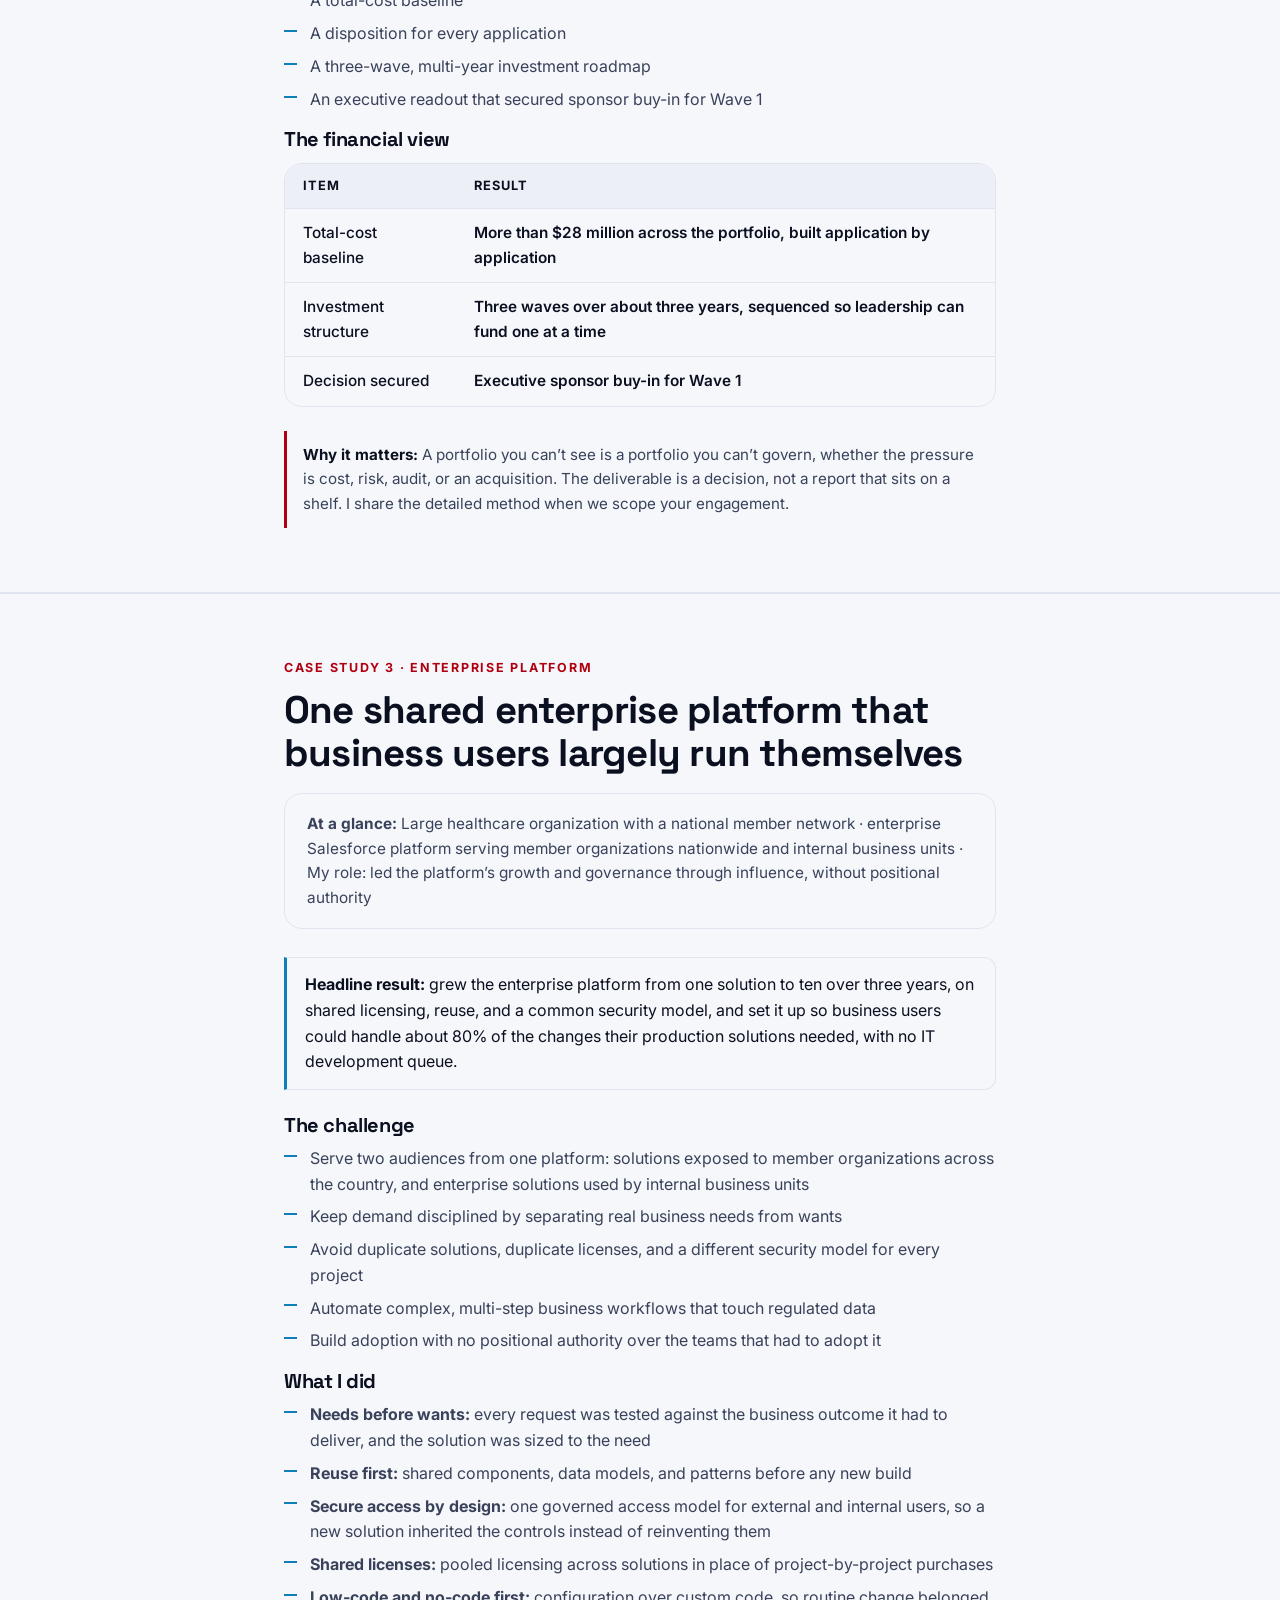
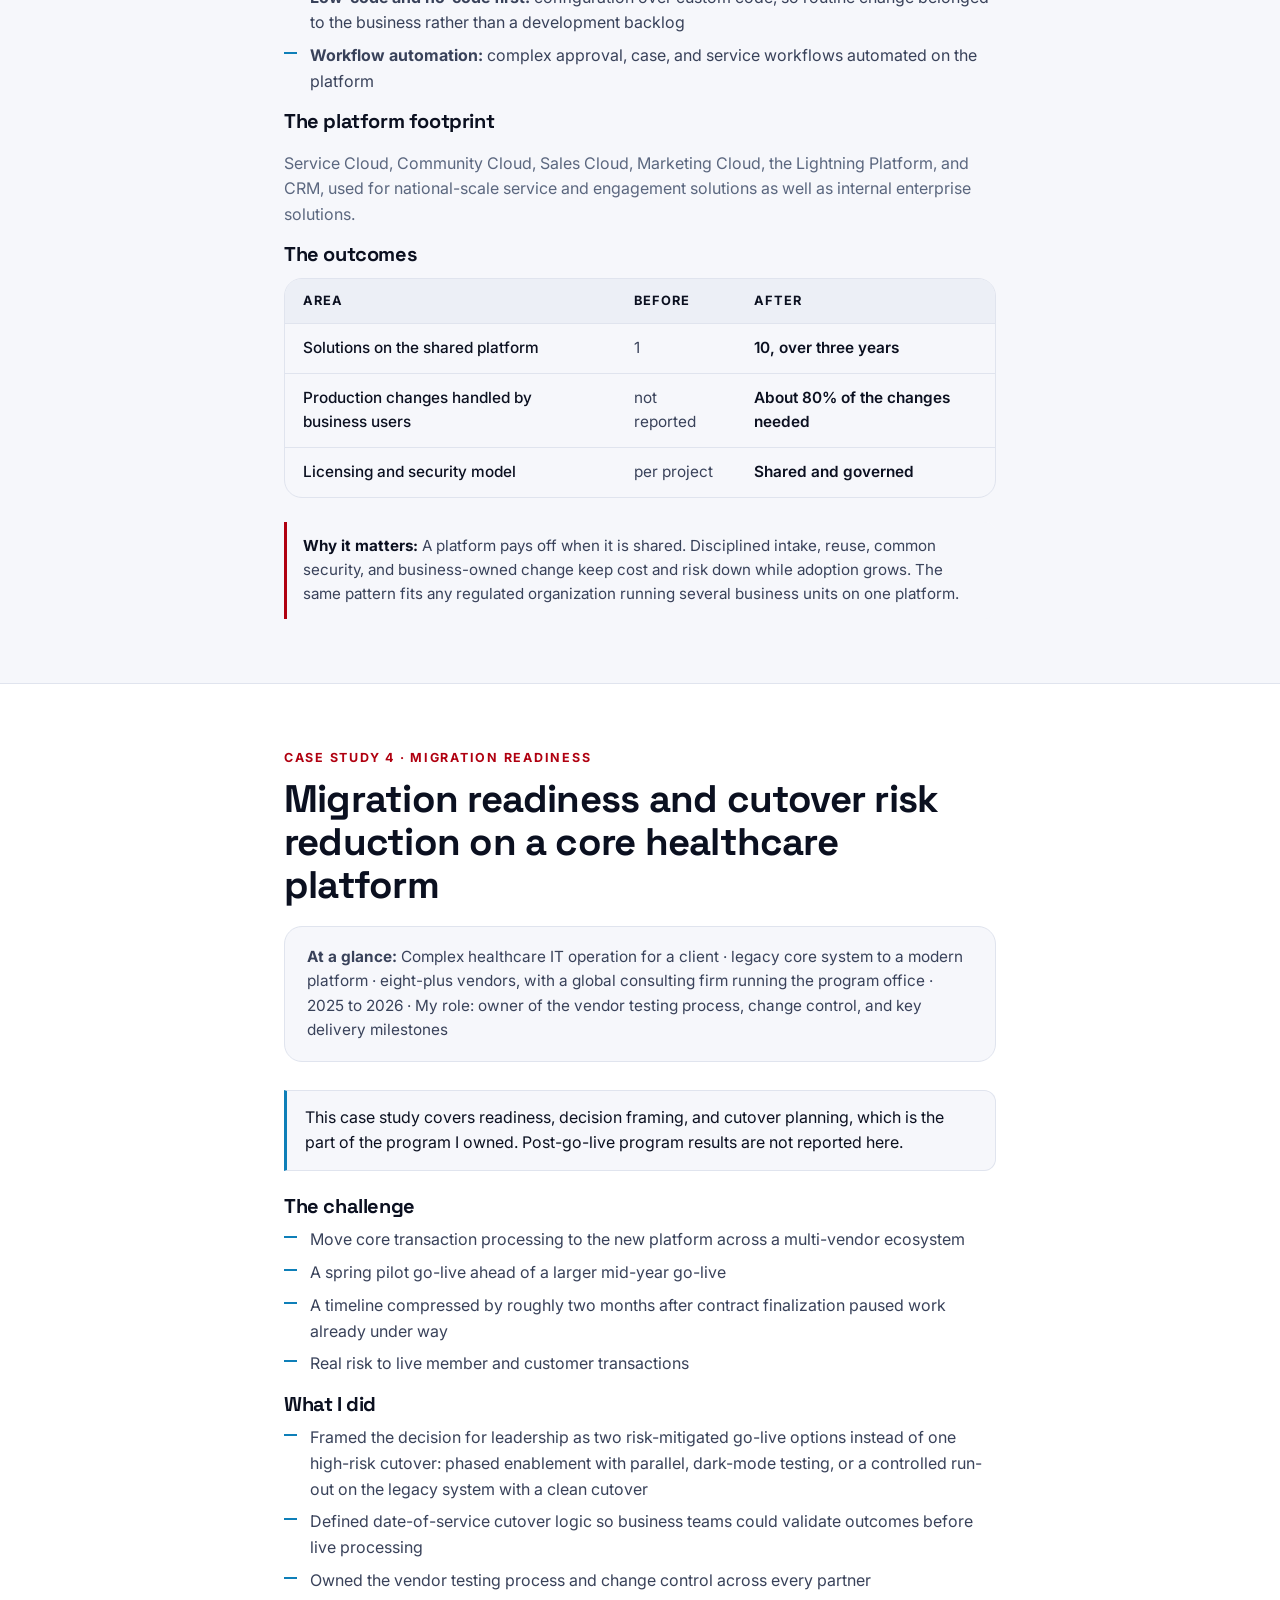
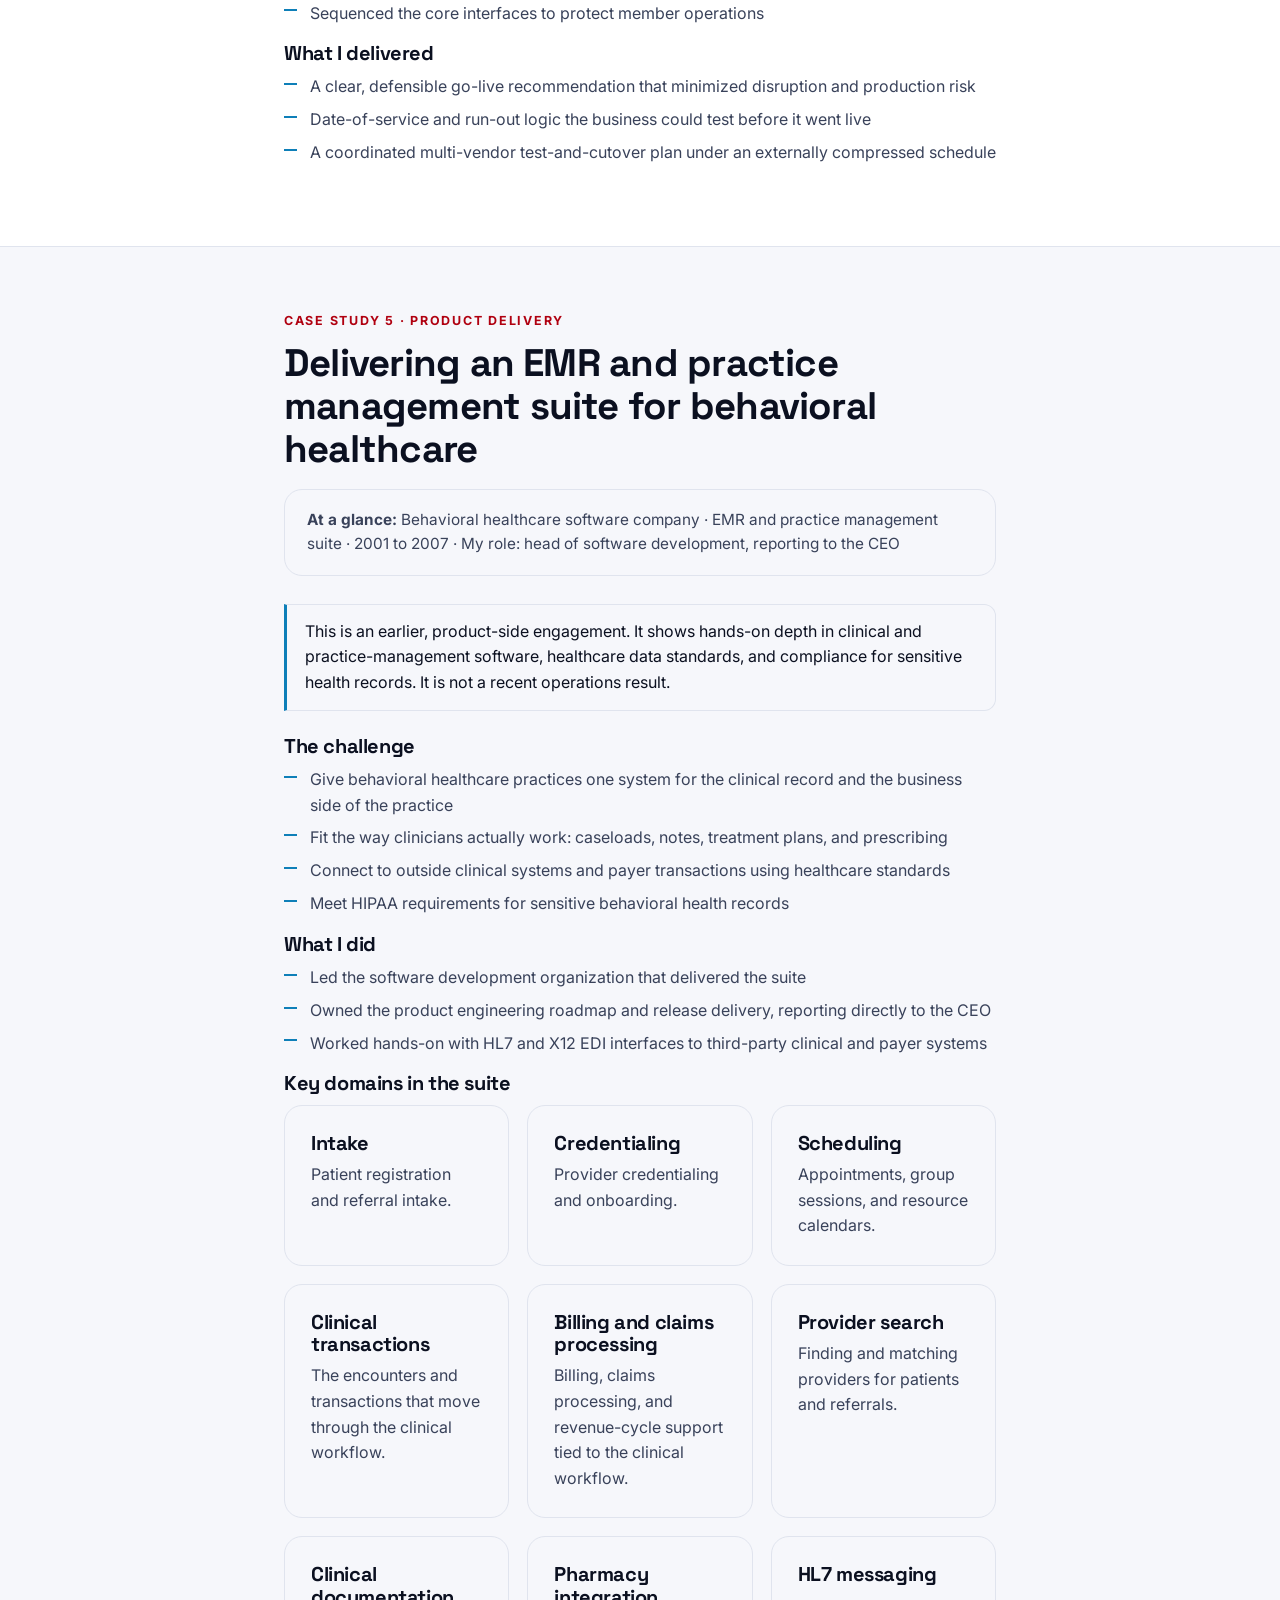
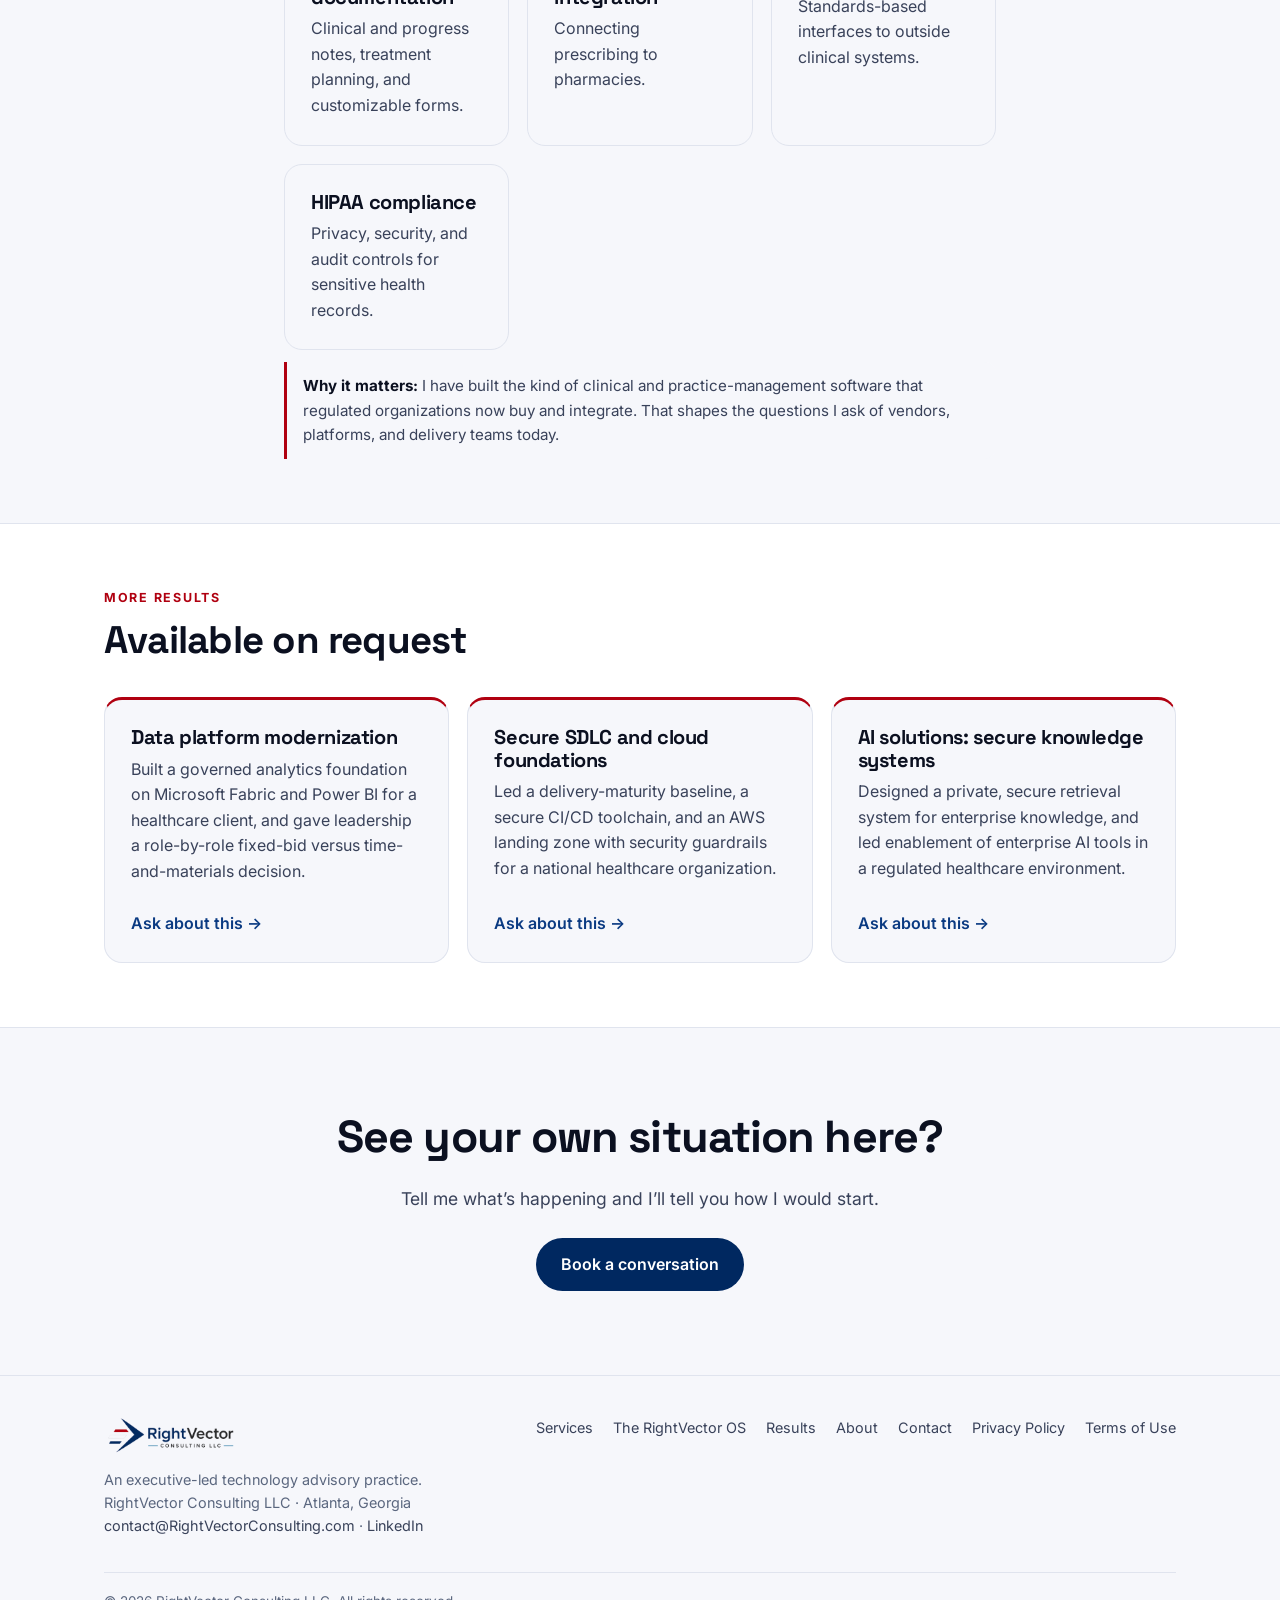
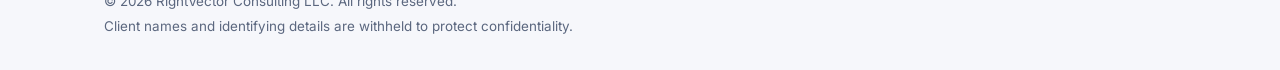
<file: results.html>
<!DOCTYPE html>
<html lang="en">
<head>
<meta charset="utf-8">
<meta name="viewport" content="width=device-width, initial-scale=1">
<title>Results | Operations, Portfolio, Platform &amp; Migration Case Studies</title>
<meta name="description" content="Anonymized case studies: a healthcare IT operations transformation, a 350-application portfolio assessment, an enterprise Salesforce platform, a core platform migration readiness effort, and a behavioral healthcare EMR suite.">
<meta name="color-scheme" content="light dark">
<meta property="og:type" content="website">
<meta property="og:title" content="Results | Operations, Portfolio, Platform &amp; Migration Case Studies">
<meta property="og:description" content="Anonymized case studies: a healthcare IT operations transformation, a 350-application portfolio assessment, an enterprise Salesforce platform, a core platform migration readiness effort, and a behavioral healthcare EMR suite.">
<meta property="og:image" content="assets/rightvector-logo.png">
<meta name="twitter:card" content="summary">
<link rel="icon" type="image/png" sizes="32x32" href="assets/favicon-32.png">
<link rel="icon" type="image/png" sizes="64x64" href="assets/favicon.png">
<link rel="apple-touch-icon" href="assets/apple-touch-icon.png">
<link rel="preconnect" href="https://fonts.googleapis.com">
<link rel="preconnect" href="https://fonts.gstatic.com" crossorigin>
<link href="https://fonts.googleapis.com/css2?family=Inter:wght@400;500;600;700&family=Space+Grotesk:wght@500;600;700&display=swap" rel="stylesheet">
<link rel="stylesheet" href="styles.css">
</head>
<body>
<a class="skip" href="#main">Skip to content</a>
<nav class="top" aria-label="Main">
  <div class="wrap">
    <a class="brand" href="index.html" aria-label="RightVector Consulting LLC — home"><img class="logo-plate" src="assets/rightvector-logo-transparent.png" alt="RightVector Consulting LLC" width="155" height="44"></a>
    <button class="nav-toggle" type="button" aria-expanded="false" aria-controls="nav-links">Menu</button>
    <div class="nav-links" id="nav-links"><a href="services.html">Services</a><a href="os.html">The RightVector OS</a><a href="results.html" aria-current="page">Results</a><a href="about.html">About</a><a href="contact.html">Contact</a><a class="nav-cta" href="contact.html#schedule">Book a conversation</a></div>
  </div>
</nav>
<main id="main">

<header class="hero page-hero"><div class="wrap">
  <span class="kicker">Results</span>
  <h1>Results from <span class="grad">engagements I led.</span></h1>
  <p class="lead">Client identities are withheld to protect confidentiality. Figures are drawn from engagement records, and I’m glad to walk through how each is measured under NDA. These engagements are in healthcare, where my record is deepest; the approach carries across regulated industries.</p>
</div></header>

<section><div class="wrap narrow">
  <span class="kicker">Case study 1 · IT operations transformation</span>
  <h2>Turning around a complex healthcare IT operation</h2>
  <div class="glance"><b>At a glance:</b> Complex healthcare IT operation for a client · full IT operations across multiple service towers · January 2025 to April 2026 · My role: delivery lead and client partner, accountable for the program</div>

  <div class="callout"><b>Headline result:</b> achieved a 92.1% reduction in quarterly production outages, from 38 in the first quarter of the transformation to just 3 in the final quarter, across a portfolio of business applications and IT operational services, through improved operational governance, proactive monitoring, and systematic root-cause remediation.</div>

  <h3>The challenge</h3>
  <ul class="checks">
    <li>No formal SLAs, missing metrics, and inconsistently used tools</li>
    <li>Delivery that depended on tribal knowledge and a few key individuals</li>
    <li>A 1,274-item aged backlog and 38 production outages in the program’s first quarter, a sign of constant firefighting</li>
    <li>A mandate to stabilize business-critical production while building a repeatable delivery model</li>
  </ul>

  <h3>What I did</h3>
  <ul class="checks">
    <li><b>Stabilize:</b> stood up a 24x7 NOC, L1, L2, L3 triage, and production deployment guardrails</li>
    <li><b>Standardize:</b> put ITSM and ITIL and a software delivery lifecycle in place, with SOPs, a service catalog, and baselined SLAs and KPIs; trained 100% of staff on ITSM</li>
    <li><b>Automate:</b> analyzed 16,968 incident tickets, found about 30% automatable, and deployed alert correlation, routing, and job monitoring</li>
    <li><b>Modernize:</b> moved delivery to a modern work-tracking system with Agile practice, and built the disaster-recovery and secure-development runway</li>
  </ul>

  <h3>The outcomes</h3>
  <div class="table-wrap"><table>
    <thead><tr><th>Area</th><th>Before</th><th>After</th></tr></thead>
    <tbody><tr><td style='color:var(--text);font-weight:500'>Quarterly production outages (first versus final quarter of the transformation)</td><td class='dim'>38</td><td>3 (92.1% fewer)</td></tr><tr><td style='color:var(--text);font-weight:500'>Aged backlog</td><td class='dim'>1,274 items</td><td>0</td></tr><tr><td style='color:var(--text);font-weight:500'>Critical incident recovery time</td><td class='dim'>88 minutes</td><td>17 minutes (5x faster)</td></tr><tr><td style='color:var(--text);font-weight:500'>Ticket closure rate</td><td class='dim'>94%</td><td>98%</td></tr><tr><td style='color:var(--text);font-weight:500'>First-time resolution</td><td class='dim'>not reported</td><td>98.53%</td></tr><tr><td style='color:var(--text);font-weight:500'>System availability</td><td class='dim'>not reported</td><td>99.98%</td></tr><tr><td style='color:var(--text);font-weight:500'>NOC tickets created proactively</td><td class='dim'>manual triage</td><td>99.2%</td></tr><tr><td style='color:var(--text);font-weight:500'>Manual effort avoided through automation (estimated)</td><td class='dim'>Manual processes</td><td>3,500+ hours per month</td></tr><tr><td style='color:var(--text);font-weight:500'>Client satisfaction</td><td class='dim'>68%</td><td>87%, in 90 days</td></tr><tr><td style='color:var(--text);font-weight:500'>SLA compliance</td><td class='dim'>no SLAs</td><td>99.5% against baselined SLAs</td></tr></tbody>
  </table></div>
  <p class="footnote">The 3,500+ hours figure is an estimate of recurring manual work avoided by automation, not a headcount reduction.</p>
  <div class="evidence"><b>Why it matters:</b> This is the OS end to end: a team and an operation that held the gains because the people closest to the work helped build the standard.</div>
</div></section>

<section class="alt" id="portfolio-case"><div class="wrap narrow">
  <span class="kicker">Case study 2 · Application portfolio assessment</span>
  <h2>Rationalizing a 350-application portfolio into a funded, sequenced roadmap</h2>
  <div class="glance"><b>At a glance:</b> Large healthcare organization · about 350 applications across three business segments · My role: program lead · Outcome: executive buy-in for the first wave of a three-wave, multi-year investment roadmap</div>

  <h3>The challenge</h3>
  <p>Leadership needed one fact base for deciding where to invest, where to consolidate, and what to retire across a large portfolio that had grown over many years.</p>

  <h3>The approach, at a high level</h3>
  <ol class="num-list">
    <li><b>See it.</b> Inventory the portfolio and map each application to the business capability it supports.</li>
    <li><b>Judge it.</b> Assess business value and technical fit on one consistent scale, so the conversation moves from opinion to evidence.</li>
    <li><b>Cost it.</b> Build a total-cost-of-ownership view for each application.</li>
    <li><b>Decide it.</b> Give every application a disposition from a standard set of six options, then sequence the work into waves leadership can fund one at a time.</li>
  </ol>

  <h3>What I delivered</h3>
  <ul class="checks">
    <li>An application-to-capability map</li>
    <li>A business and technical fit assessment</li>
    <li>A total-cost baseline</li>
    <li>A disposition for every application</li>
    <li>A three-wave, multi-year investment roadmap</li>
    <li>An executive readout that secured sponsor buy-in for Wave 1</li>
  </ul>

  <h3>The financial view</h3>
  <div class="table-wrap"><table>
    <thead><tr><th>Item</th><th>Result</th></tr></thead>
    <tbody>
      <tr><td style='color:var(--text);font-weight:500'>Total-cost baseline</td><td>More than $28 million across the portfolio, built application by application</td></tr>
      <tr><td style='color:var(--text);font-weight:500'>Investment structure</td><td>Three waves over about three years, sequenced so leadership can fund one at a time</td></tr>
      <tr><td style='color:var(--text);font-weight:500'>Decision secured</td><td>Executive sponsor buy-in for Wave 1</td></tr>
    </tbody>
  </table></div>
  <div class="evidence"><b>Why it matters:</b> A portfolio you can’t see is a portfolio you can’t govern, whether the pressure is cost, risk, audit, or an acquisition. The deliverable is a decision, not a report that sits on a shelf. I share the detailed method when we scope your engagement.</div>
</div></section>

<section class="alt" id="platform-case"><div class="wrap narrow">
  <span class="kicker">Case study 3 · Enterprise platform</span>
  <h2>One shared enterprise platform that business users largely run themselves</h2>
  <div class="glance"><b>At a glance:</b> Large healthcare organization with a national member network · enterprise Salesforce platform serving member organizations nationwide and internal business units · My role: led the platform’s growth and governance through influence, without positional authority</div>

  <div class="callout"><b>Headline result:</b> grew the enterprise platform from one solution to ten over three years, on shared licensing, reuse, and a common security model, and set it up so business users could handle about 80% of the changes their production solutions needed, with no IT development queue.</div>

  <h3>The challenge</h3>
  <ul class="checks">
    <li>Serve two audiences from one platform: solutions exposed to member organizations across the country, and enterprise solutions used by internal business units</li>
    <li>Keep demand disciplined by separating real business needs from wants</li>
    <li>Avoid duplicate solutions, duplicate licenses, and a different security model for every project</li>
    <li>Automate complex, multi-step business workflows that touch regulated data</li>
    <li>Build adoption with no positional authority over the teams that had to adopt it</li>
  </ul>

  <h3>What I did</h3>
  <ul class="checks">
    <li><b>Needs before wants:</b> every request was tested against the business outcome it had to deliver, and the solution was sized to the need</li>
    <li><b>Reuse first:</b> shared components, data models, and patterns before any new build</li>
    <li><b>Secure access by design:</b> one governed access model for external and internal users, so a new solution inherited the controls instead of reinventing them</li>
    <li><b>Shared licenses:</b> pooled licensing across solutions in place of project-by-project purchases</li>
    <li><b>Low-code and no-code first:</b> configuration over custom code, so routine change belonged to the business rather than a development backlog</li>
    <li><b>Workflow automation:</b> complex approval, case, and service workflows automated on the platform</li>
  </ul>

  <h3>The platform footprint</h3>
  <p class="footnote" style="font-size:1rem">Service Cloud, Community Cloud, Sales Cloud, Marketing Cloud, the Lightning Platform, and CRM, used for national-scale service and engagement solutions as well as internal enterprise solutions.</p>

  <h3>The outcomes</h3>
  <div class="table-wrap"><table>
    <thead><tr><th>Area</th><th>Before</th><th>After</th></tr></thead>
    <tbody><tr><td style='color:var(--text);font-weight:500'>Solutions on the shared platform</td><td class='dim'>1</td><td>10, over three years</td></tr><tr><td style='color:var(--text);font-weight:500'>Production changes handled by business users</td><td class='dim'>not reported</td><td>About 80% of the changes needed</td></tr><tr><td style='color:var(--text);font-weight:500'>Licensing and security model</td><td class='dim'>per project</td><td>Shared and governed</td></tr></tbody>
  </table></div>
  <div class="evidence"><b>Why it matters:</b> A platform pays off when it is shared. Disciplined intake, reuse, common security, and business-owned change keep cost and risk down while adoption grows. The same pattern fits any regulated organization running several business units on one platform.</div>
</div></section>

<section><div class="wrap narrow">
  <span class="kicker">Case study 4 · Migration readiness</span>
  <h2>Migration readiness and cutover risk reduction on a core healthcare platform</h2>
  <div class="glance"><b>At a glance:</b> Complex healthcare IT operation for a client · legacy core system to a modern platform · eight-plus vendors, with a global consulting firm running the program office · 2025 to 2026 · My role: owner of the vendor testing process, change control, and key delivery milestones</div>
  <div class="callout">This case study covers readiness, decision framing, and cutover planning, which is the part of the program I owned. Post-go-live program results are not reported here.</div>

  <h3>The challenge</h3>
  <ul class="checks">
    <li>Move core transaction processing to the new platform across a multi-vendor ecosystem</li>
    <li>A spring pilot go-live ahead of a larger mid-year go-live</li>
    <li>A timeline compressed by roughly two months after contract finalization paused work already under way</li>
    <li>Real risk to live member and customer transactions</li>
  </ul>

  <h3>What I did</h3>
  <ul class="checks">
    <li>Framed the decision for leadership as two risk-mitigated go-live options instead of one high-risk cutover: phased enablement with parallel, dark-mode testing, or a controlled run-out on the legacy system with a clean cutover</li>
    <li>Defined date-of-service cutover logic so business teams could validate outcomes before live processing</li>
    <li>Owned the vendor testing process and change control across every partner</li>
    <li>Sequenced the core interfaces to protect member operations</li>
  </ul>

  <h3>What I delivered</h3>
  <ul class="checks">
    <li>A clear, defensible go-live recommendation that minimized disruption and production risk</li>
    <li>Date-of-service and run-out logic the business could test before it went live</li>
    <li>A coordinated multi-vendor test-and-cutover plan under an externally compressed schedule</li>
  </ul>
</div></section>

<section class="alt" id="emr-case"><div class="wrap narrow">
  <span class="kicker">Case study 5 · Product delivery</span>
  <h2>Delivering an EMR and practice management suite for behavioral healthcare</h2>
  <div class="glance"><b>At a glance:</b> Behavioral healthcare software company · EMR and practice management suite · 2001 to 2007 · My role: head of software development, reporting to the CEO</div>
  <div class="callout">This is an earlier, product-side engagement. It shows hands-on depth in clinical and practice-management software, healthcare data standards, and compliance for sensitive health records. It is not a recent operations result.</div>

  <h3>The challenge</h3>
  <ul class="checks">
    <li>Give behavioral healthcare practices one system for the clinical record and the business side of the practice</li>
    <li>Fit the way clinicians actually work: caseloads, notes, treatment plans, and prescribing</li>
    <li>Connect to outside clinical systems and payer transactions using healthcare standards</li>
    <li>Meet HIPAA requirements for sensitive behavioral health records</li>
  </ul>

  <h3>What I did</h3>
  <ul class="checks">
    <li>Led the software development organization that delivered the suite</li>
    <li>Owned the product engineering roadmap and release delivery, reporting directly to the CEO</li>
    <li>Worked hands-on with HL7 and X12 EDI interfaces to third-party clinical and payer systems</li>
  </ul>

  <h3>Key domains in the suite</h3>
  <div class="grid">
    <div class="card"><h3>Intake</h3><p>Patient registration and referral intake.</p></div>
    <div class="card"><h3>Credentialing</h3><p>Provider credentialing and onboarding.</p></div>
    <div class="card"><h3>Scheduling</h3><p>Appointments, group sessions, and resource calendars.</p></div>
    <div class="card"><h3>Clinical transactions</h3><p>The encounters and transactions that move through the clinical workflow.</p></div>
    <div class="card"><h3>Billing and claims processing</h3><p>Billing, claims processing, and revenue-cycle support tied to the clinical workflow.</p></div>
    <div class="card"><h3>Provider search</h3><p>Finding and matching providers for patients and referrals.</p></div>
    <div class="card"><h3>Clinical documentation</h3><p>Clinical and progress notes, treatment planning, and customizable forms.</p></div>
    <div class="card"><h3>Pharmacy integration</h3><p>Connecting prescribing to pharmacies.</p></div>
    <div class="card"><h3>HL7 messaging</h3><p>Standards-based interfaces to outside clinical systems.</p></div>
    <div class="card"><h3>HIPAA compliance</h3><p>Privacy, security, and audit controls for sensitive health records.</p></div>
  </div>

  <div class="evidence"><b>Why it matters:</b> I have built the kind of clinical and practice-management software that regulated organizations now buy and integrate. That shapes the questions I ask of vendors, platforms, and delivery teams today.</div>
</div></section>

<section id="more"><div class="wrap">
  <div class="sec-head"><span class="kicker">More results</span><h2>Available on request</h2></div>
  <div class="grid">
    <div class="card accent"><h3>Data platform modernization</h3><p>Built a governed analytics foundation on Microsoft Fabric and Power BI for a healthcare client, and gave leadership a role-by-role fixed-bid versus time-and-materials decision.</p><a class="more" href="contact.html">Ask about this →</a></div>
    <div class="card accent"><h3>Secure SDLC and cloud foundations</h3><p>Led a delivery-maturity baseline, a secure CI/CD toolchain, and an AWS landing zone with security guardrails for a national healthcare organization.</p><a class="more" href="contact.html">Ask about this →</a></div>
    <div class="card accent"><h3>AI solutions: secure knowledge systems</h3><p>Designed a private, secure retrieval system for enterprise knowledge, and led enablement of enterprise AI tools in a regulated healthcare environment.</p><a class="more" href="contact.html">Ask about this →</a></div>
  </div>
</div></section>

<div class="final"><div class="wrap">
  <h2>See your own situation here?</h2>
  <p>Tell me what’s happening and I’ll tell you how I would start.</p>
  <div class="btn-row"><a class="btn btn-primary" href="contact.html#schedule">Book a conversation</a></div>
</div></div>

</main>
<footer>
  <div class="wrap">
    <div class="cols">
      <div>
        <a href="index.html" aria-label="RightVector Consulting LLC — home"><img class="logo-plate" src="assets/rightvector-logo-transparent.png" alt="RightVector Consulting LLC" width="134" height="38"></a>
        <p style="margin-top:14px">An executive-led technology advisory practice.<br>RightVector Consulting LLC · Atlanta, Georgia<br>
        <span class="ph" data-rv="email">[contact email]</span> · <span class="ph" data-rv="linkedin">[LinkedIn URL]</span></p>
      </div>
      <div class="links">
        <a href="services.html">Services</a><a href="os.html">The RightVector OS</a><a href="results.html">Results</a>
        <a href="about.html">About</a><a href="contact.html">Contact</a><a href="privacy.html">Privacy Policy</a><a href="terms.html">Terms of Use</a>
      </div>
    </div>
    <div class="legal">
      <p style="margin:0 0 4px">© 2026 RightVector Consulting LLC. All rights reserved.</p>
      <p style="margin:0">Client names and identifying details are withheld to protect confidentiality.</p>
    </div>
  </div>
</footer>
<script src="assets/config.js"></script>
<script src="assets/site.js"></script>
</body>
</html>
</file>
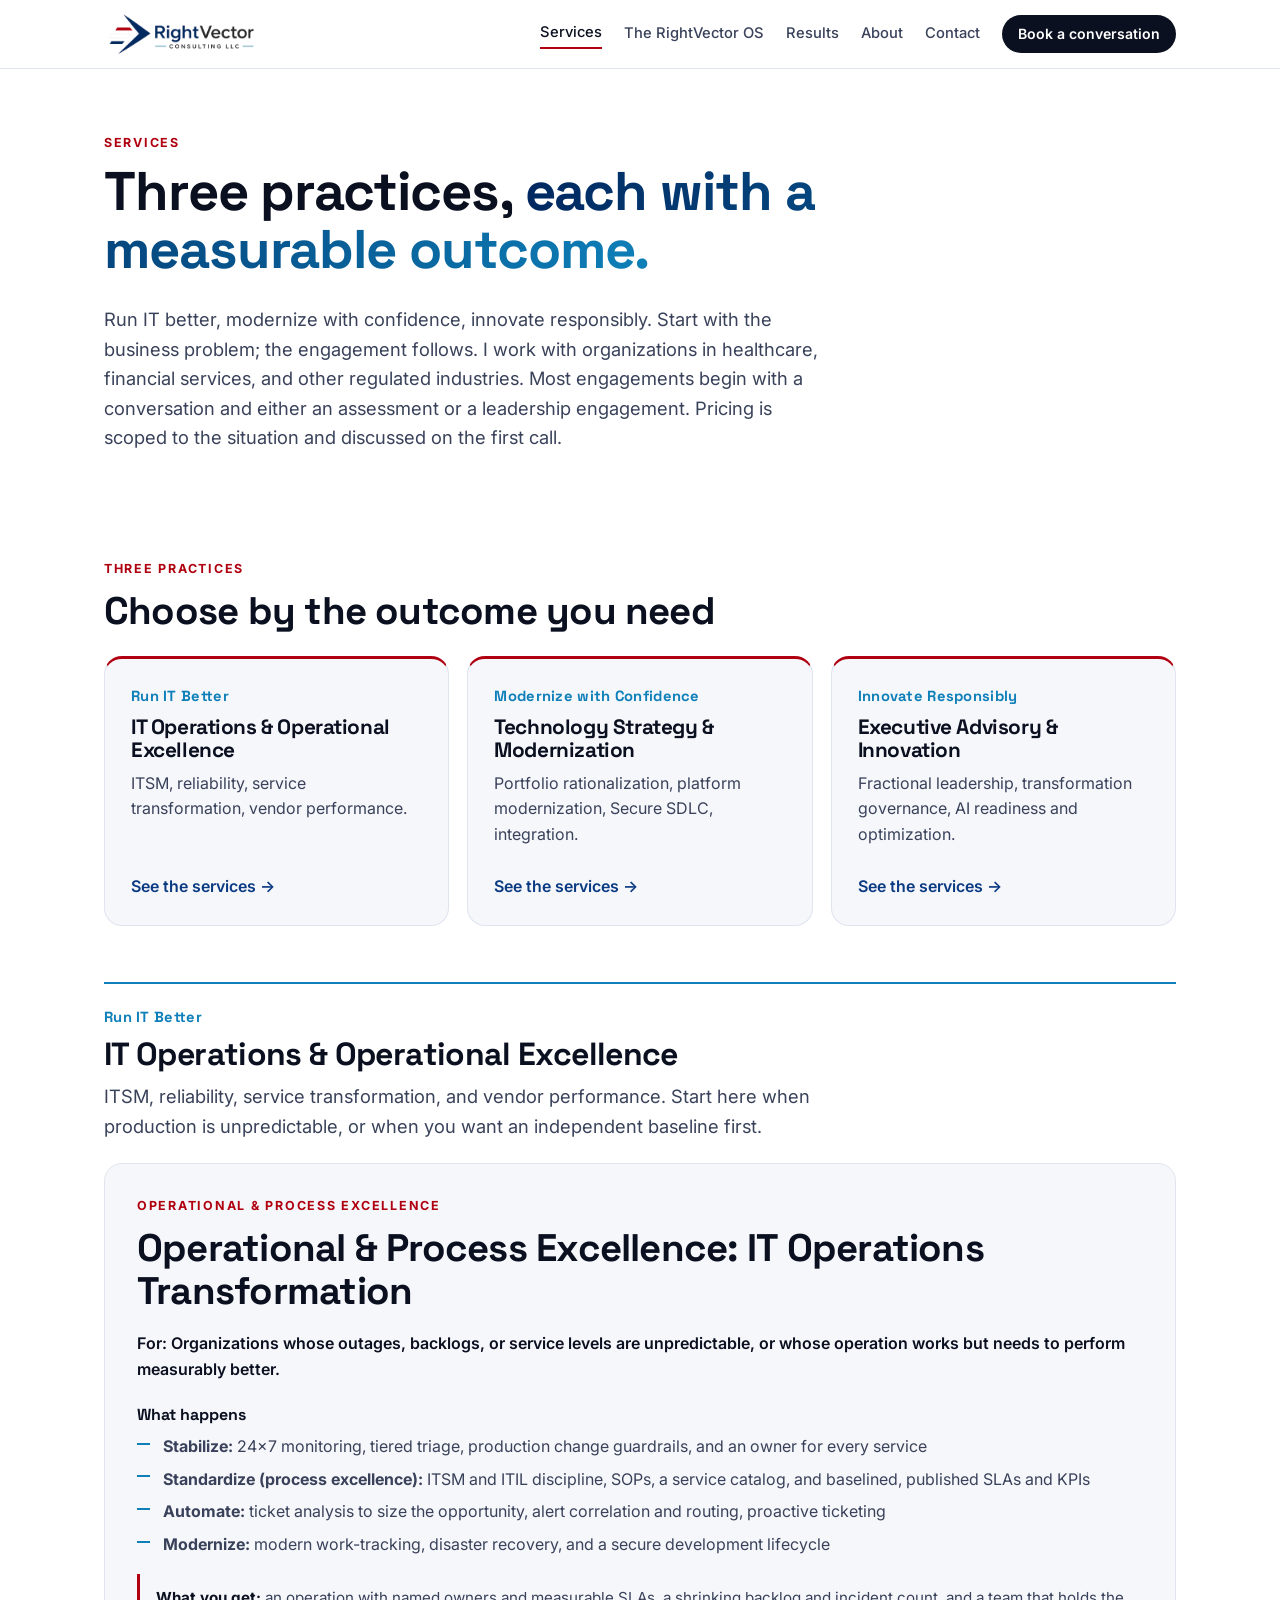
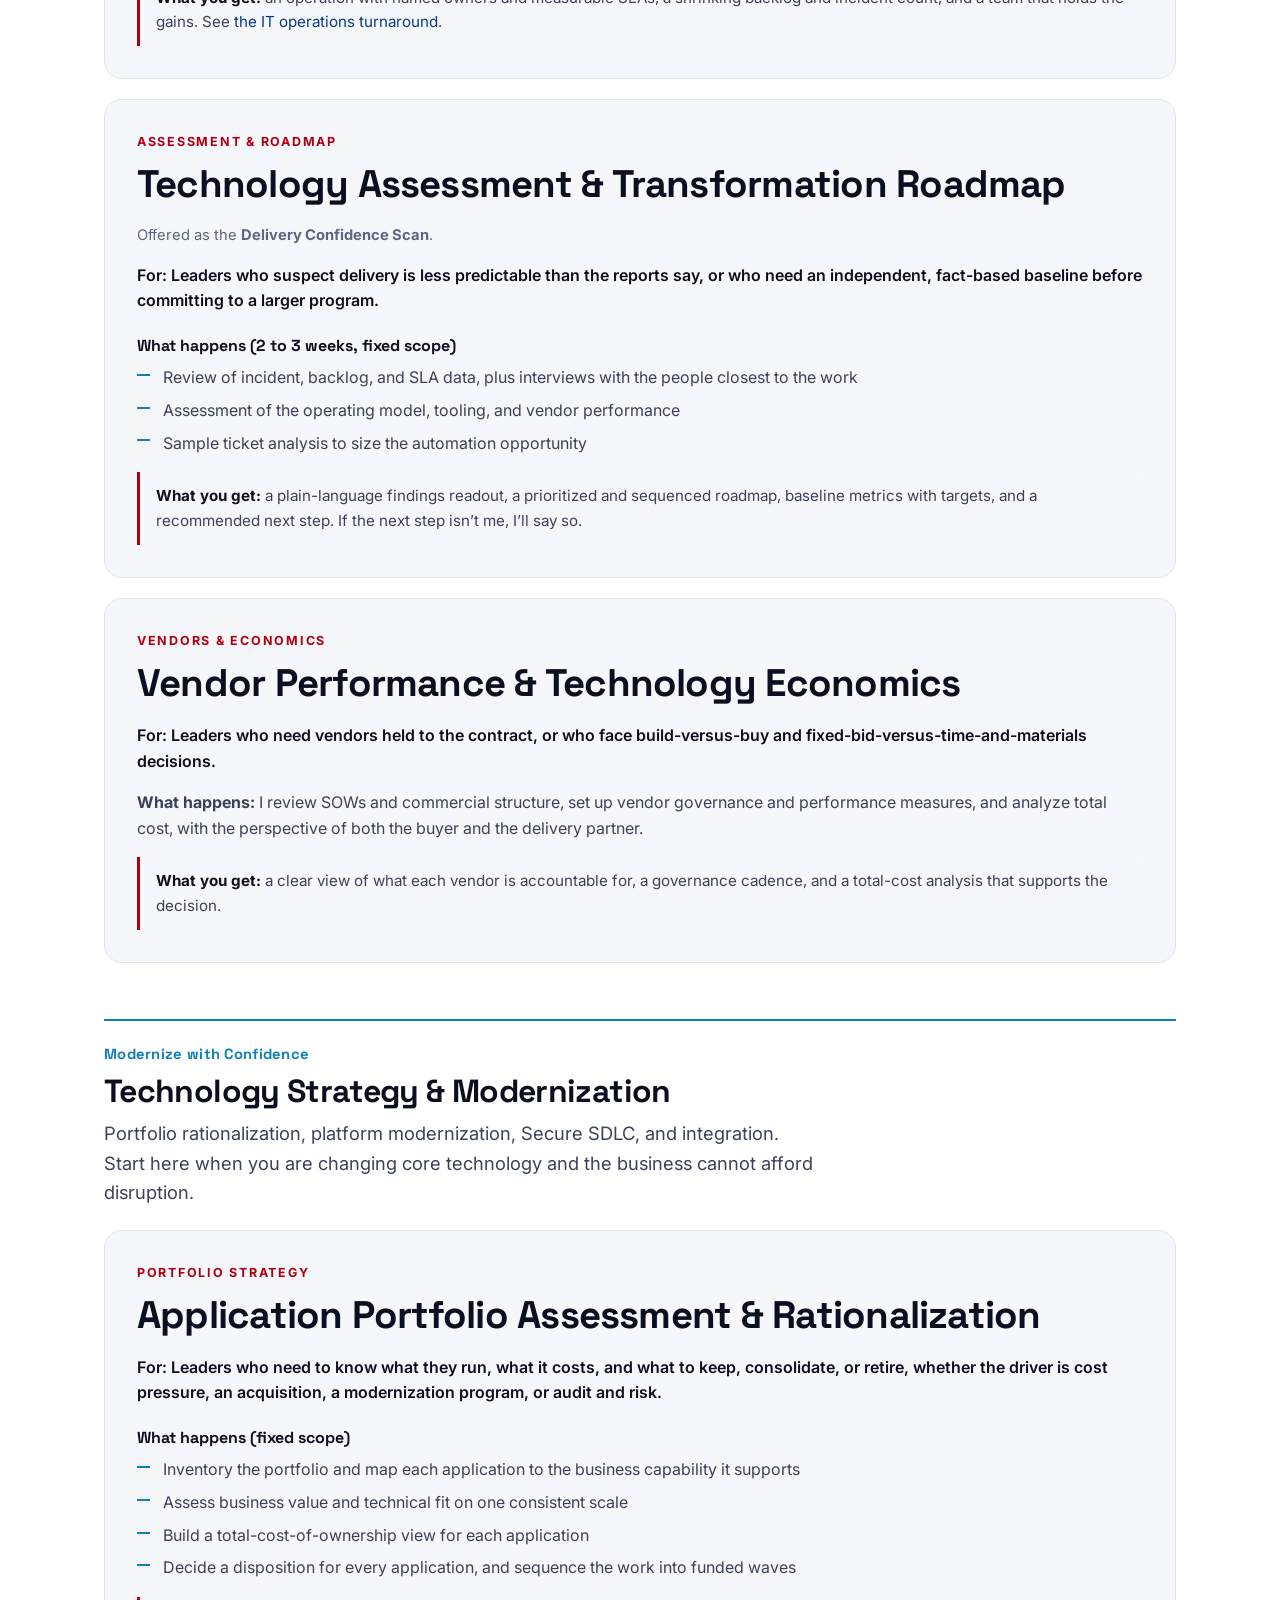
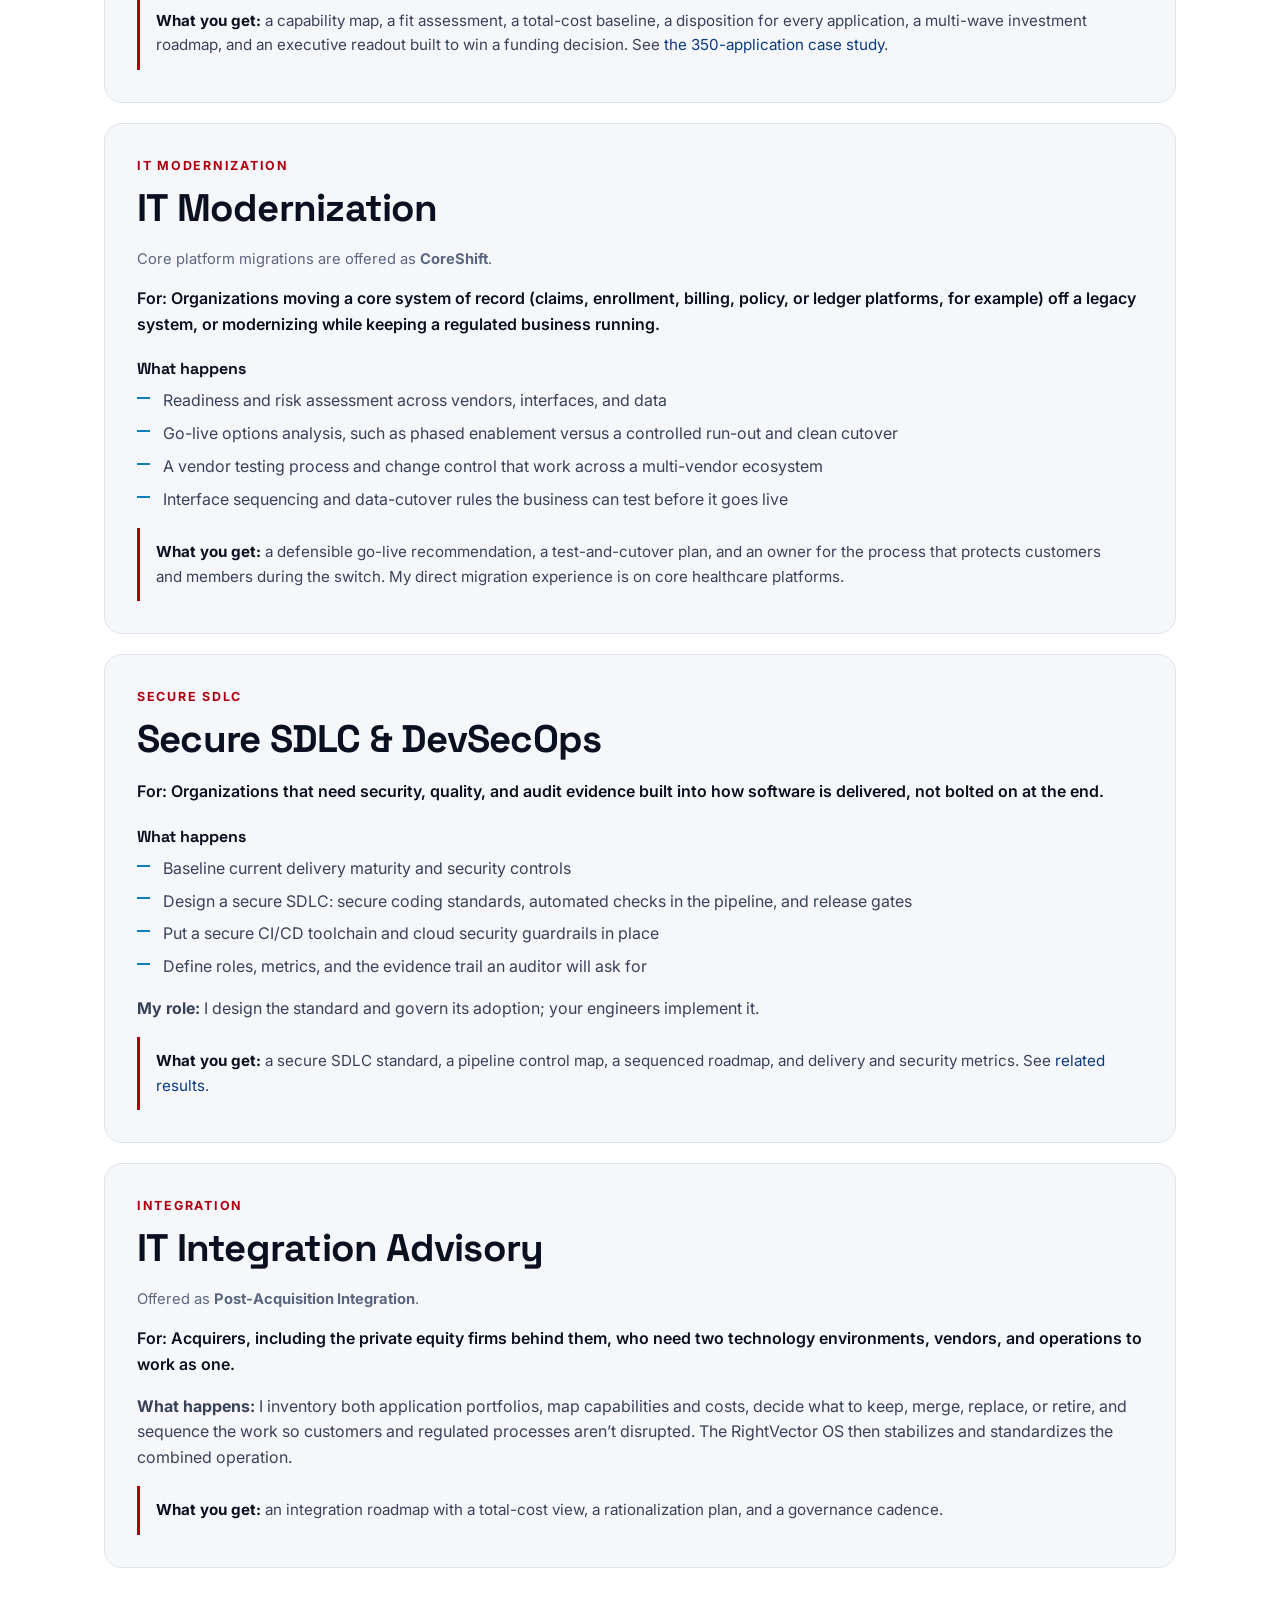
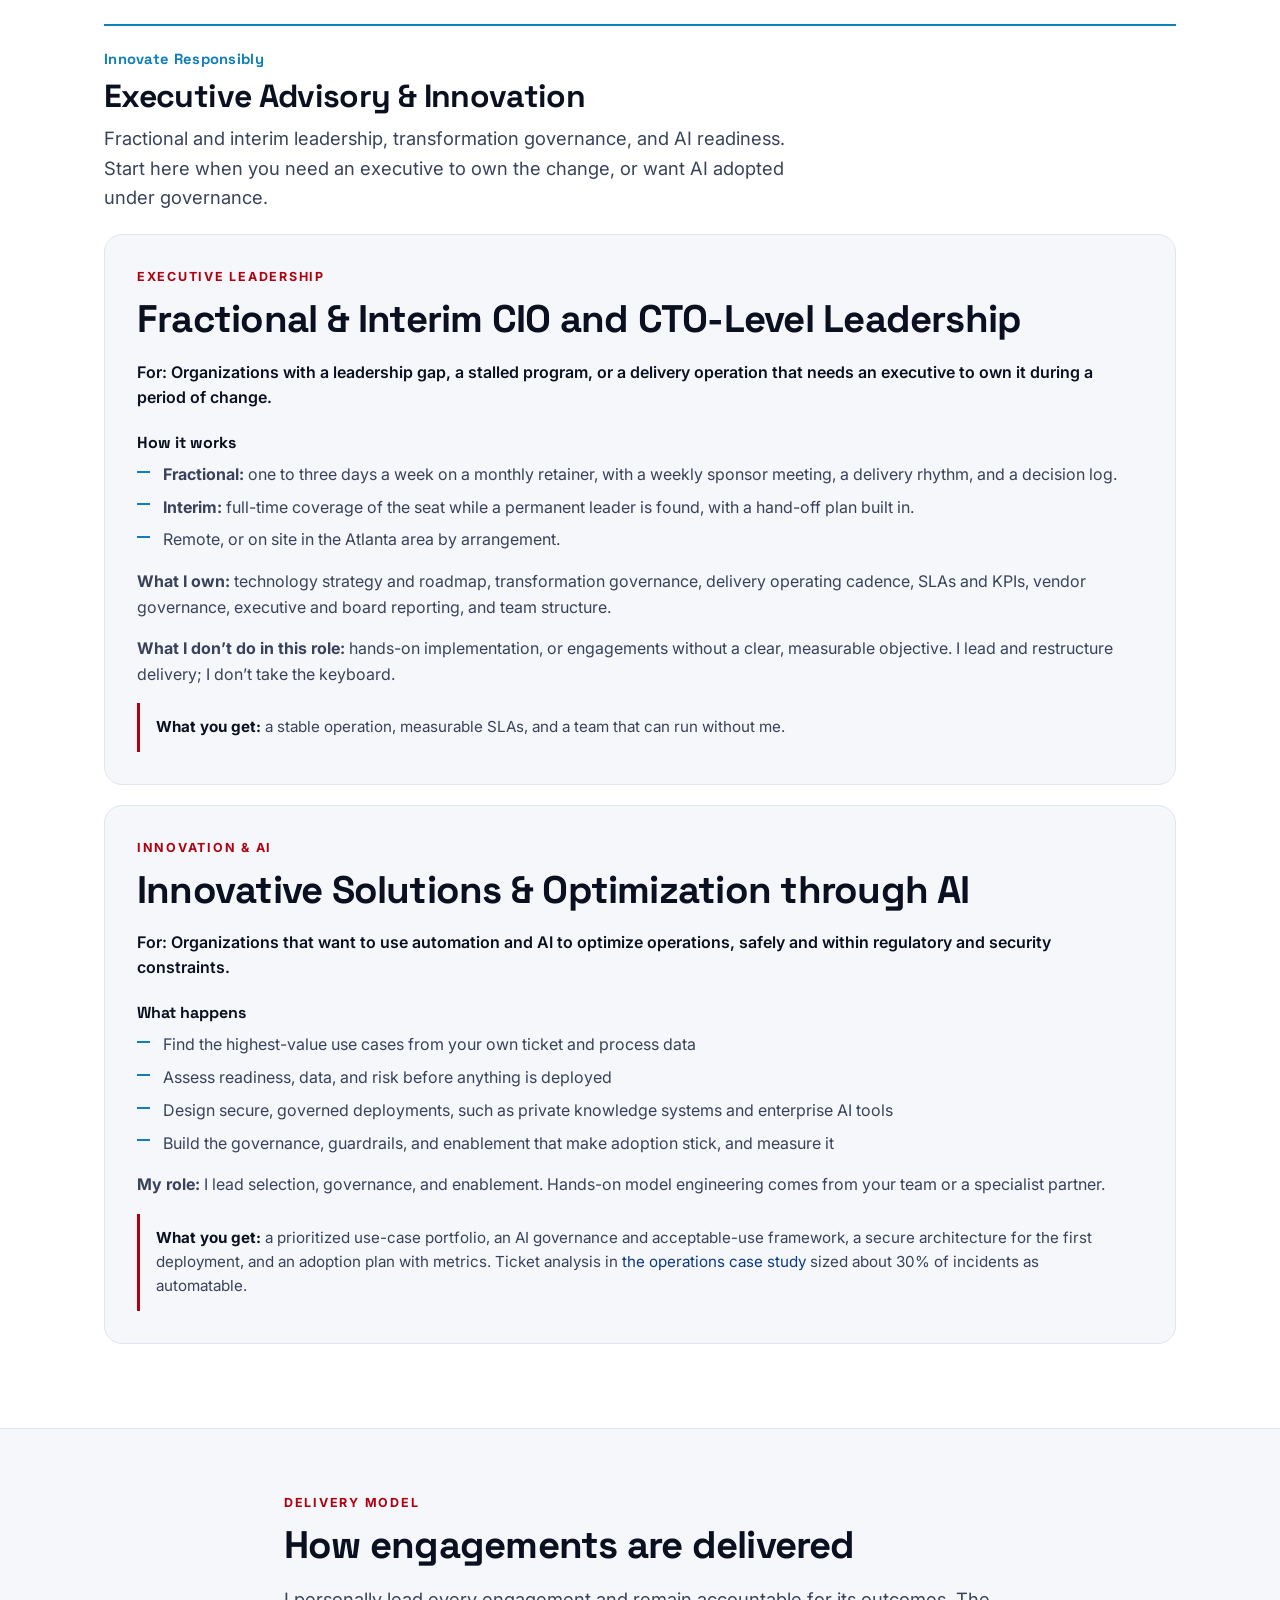
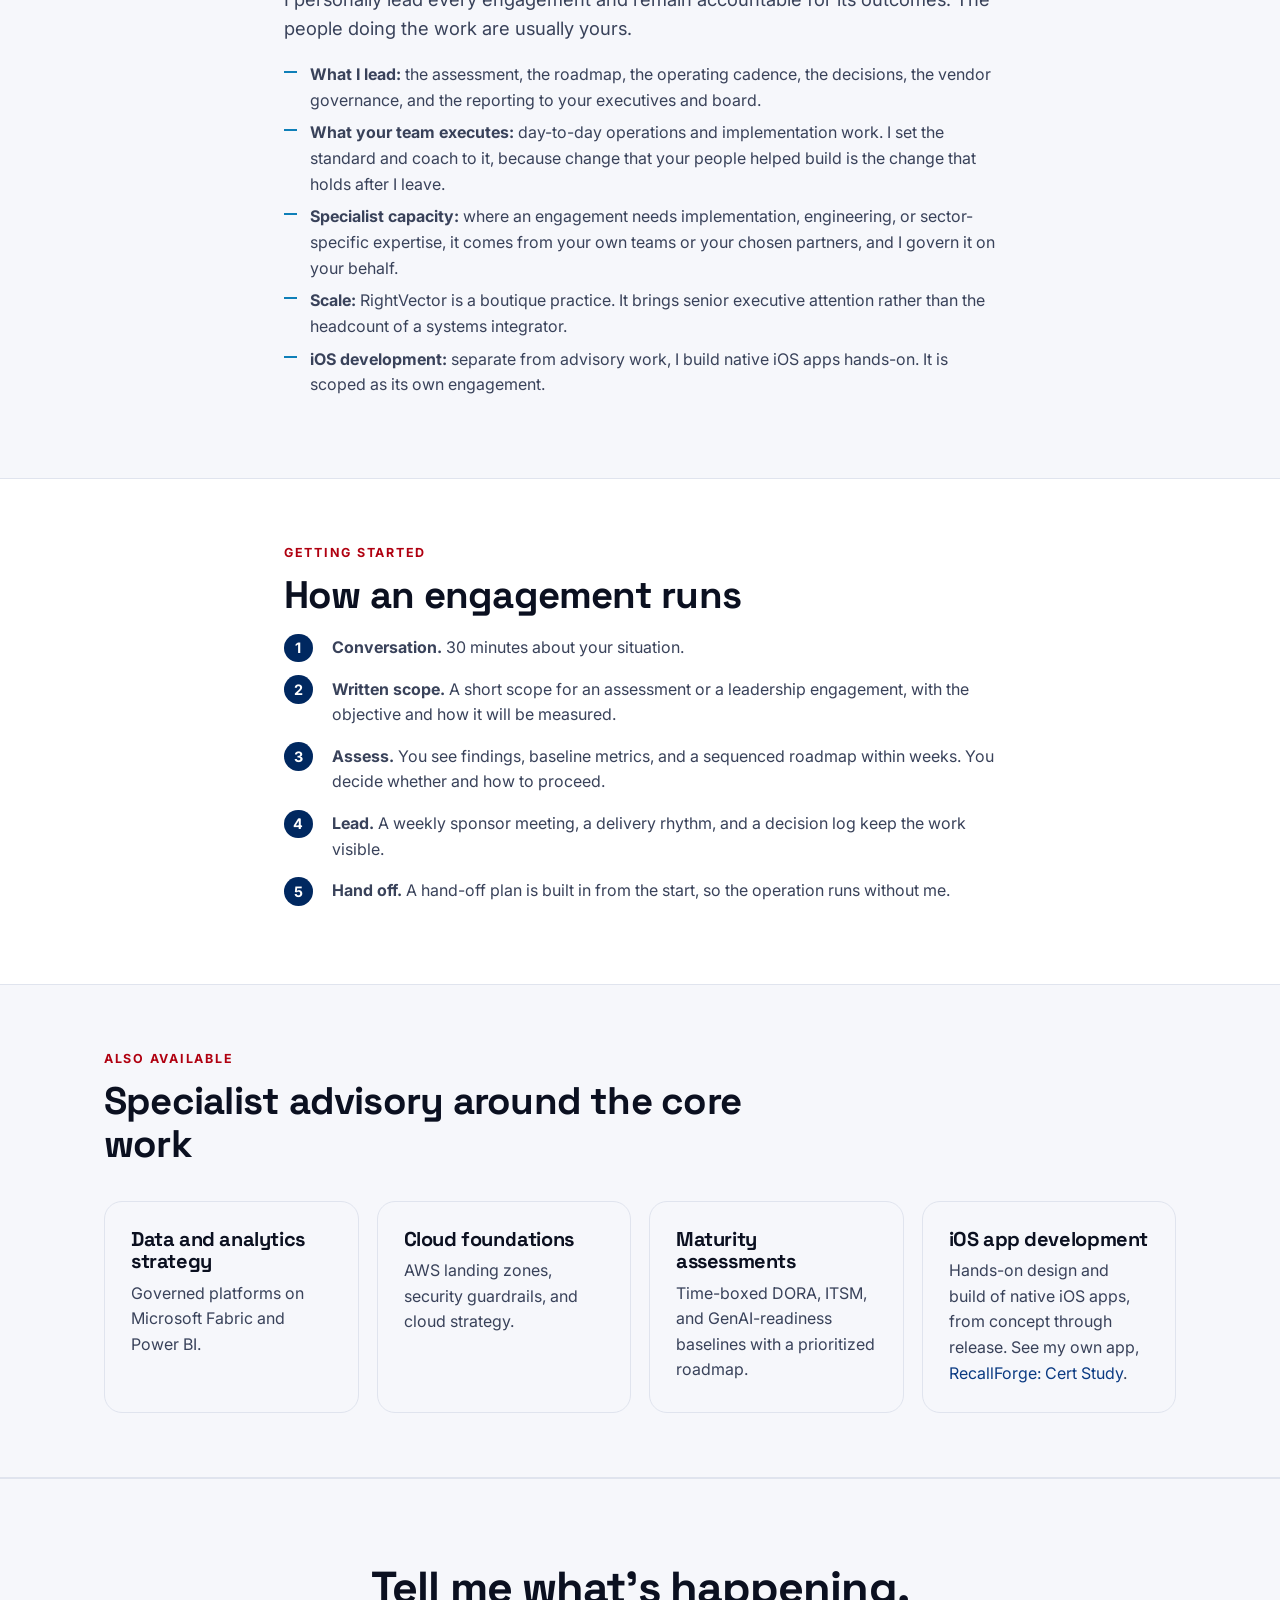
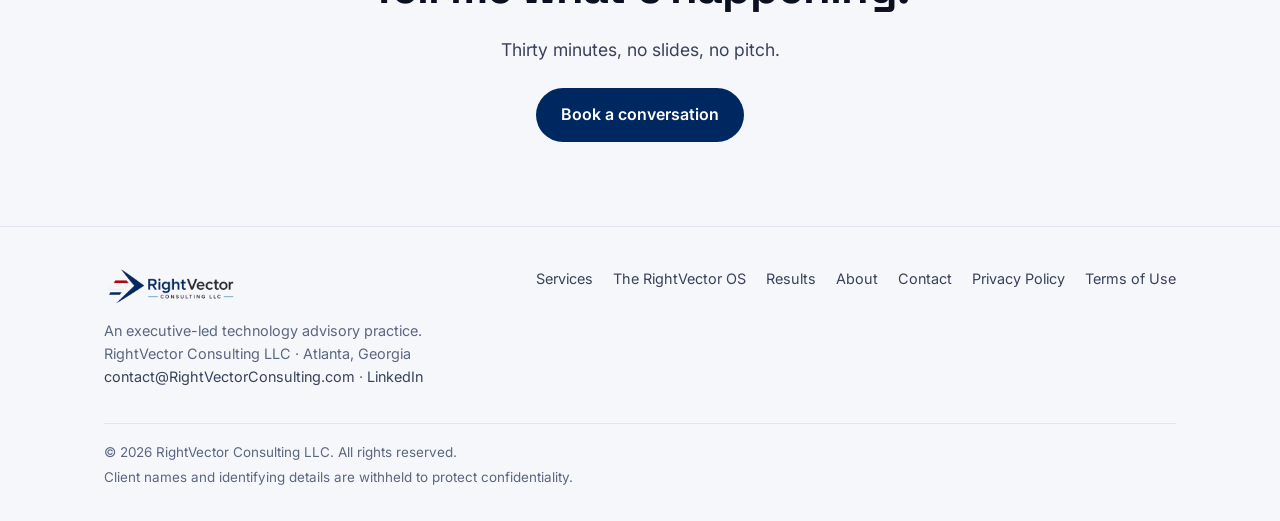
<file: services.html>
<!DOCTYPE html>
<html lang="en">
<head>
<meta charset="utf-8">
<meta name="viewport" content="width=device-width, initial-scale=1">
<title>Services | Operational Excellence, Secure SDLC, IT Modernization &amp; AI</title>
<meta name="description" content="Operational and process excellence, application portfolio assessment, IT modernization, secure SDLC, AI-enabled optimization, fractional leadership, and integration for regulated industries.">
<meta name="color-scheme" content="light dark">
<meta property="og:type" content="website">
<meta property="og:title" content="Services | Operational Excellence, Secure SDLC, IT Modernization &amp; AI">
<meta property="og:description" content="Operational and process excellence, application portfolio assessment, IT modernization, secure SDLC, AI-enabled optimization, fractional leadership, and integration for regulated industries.">
<meta property="og:image" content="assets/rightvector-logo.png">
<meta name="twitter:card" content="summary">
<link rel="icon" type="image/png" sizes="32x32" href="assets/favicon-32.png">
<link rel="icon" type="image/png" sizes="64x64" href="assets/favicon.png">
<link rel="apple-touch-icon" href="assets/apple-touch-icon.png">
<link rel="preconnect" href="https://fonts.googleapis.com">
<link rel="preconnect" href="https://fonts.gstatic.com" crossorigin>
<link href="https://fonts.googleapis.com/css2?family=Inter:wght@400;500;600;700&family=Space+Grotesk:wght@500;600;700&display=swap" rel="stylesheet">
<link rel="stylesheet" href="styles.css">
</head>
<body>
<a class="skip" href="#main">Skip to content</a>
<nav class="top" aria-label="Main">
  <div class="wrap">
    <a class="brand" href="index.html" aria-label="RightVector Consulting LLC — home"><img class="logo-plate" src="assets/rightvector-logo-transparent.png" alt="RightVector Consulting LLC" width="155" height="44"></a>
    <button class="nav-toggle" type="button" aria-expanded="false" aria-controls="nav-links">Menu</button>
    <div class="nav-links" id="nav-links"><a href="services.html" aria-current="page">Services</a><a href="os.html">The RightVector OS</a><a href="results.html">Results</a><a href="about.html">About</a><a href="contact.html">Contact</a><a class="nav-cta" href="contact.html#schedule">Book a conversation</a></div>
  </div>
</nav>
<main id="main">

<header class="hero page-hero"><div class="wrap">
  <span class="kicker">Services</span>
  <h1>Three practices, <span class="grad">each with a measurable outcome.</span></h1>
  <p class="lead">Run IT better, modernize with confidence, innovate responsibly. Start with the business problem; the engagement follows. I work with organizations in healthcare, financial services, and other regulated industries. Most engagements begin with a conversation and either an assessment or a leadership engagement. Pricing is scoped to the situation and discussed on the first call.</p>
</div></header>

<section><div class="wrap">
<div class="sec-head" style="margin-bottom:24px"><span class="kicker">Three practices</span><h2>Choose by the outcome you need</h2></div>
<div class="grid" style="margin-bottom:8px">
  <div class="card accent pillar"><span class="pillar-tag">Run IT Better</span><h3>IT Operations &amp; Operational Excellence</h3><p>ITSM, reliability, service transformation, vendor performance.</p><a class="more" href="#practice-ops">See the services →</a></div>
  <div class="card accent pillar"><span class="pillar-tag">Modernize with Confidence</span><h3>Technology Strategy &amp; Modernization</h3><p>Portfolio rationalization, platform modernization, Secure SDLC, integration.</p><a class="more" href="#practice-strategy">See the services →</a></div>
  <div class="card accent pillar"><span class="pillar-tag">Innovate Responsibly</span><h3>Executive Advisory &amp; Innovation</h3><p>Fractional leadership, transformation governance, AI readiness and optimization.</p><a class="more" href="#practice-advisory">See the services →</a></div>
</div>

<div class="practice" id="practice-ops"><span class="pillar-tag">Run IT Better</span><h2>IT Operations &amp; Operational Excellence</h2><p class="lead">ITSM, reliability, service transformation, and vendor performance. Start here when production is unpredictable, or when you want an independent baseline first.</p></div>

<article class="svc" id="operations">
  <span class="kicker">Operational &amp; process excellence</span>
  <h2>Operational &amp; Process Excellence: IT Operations Transformation</h2>
  <p class="for">For: Organizations whose outages, backlogs, or service levels are unpredictable, or whose operation works but needs to perform measurably better.</p>
  <h4>What happens</h4>
  <ul class="checks">
    <li><b>Stabilize:</b> 24x7 monitoring, tiered triage, production change guardrails, and an owner for every service</li>
    <li><b>Standardize (process excellence):</b> ITSM and ITIL discipline, SOPs, a service catalog, and baselined, published SLAs and KPIs</li>
    <li><b>Automate:</b> ticket analysis to size the opportunity, alert correlation and routing, proactive ticketing</li>
    <li><b>Modernize:</b> modern work-tracking, disaster recovery, and a secure development lifecycle</li>
  </ul>
  <div class="evidence"><b>What you get:</b> an operation with named owners and measurable SLAs, a shrinking backlog and incident count, and a team that holds the gains. See <a href="results.html">the IT operations turnaround</a>.</div>
</article>

<article class="svc" id="scan">
  <span class="kicker">Assessment &amp; roadmap</span>
  <h2>Technology Assessment &amp; Transformation Roadmap</h2>
  <p class="brand-note">Offered as the <b>Delivery Confidence Scan</b>.</p>
  <p class="for">For: Leaders who suspect delivery is less predictable than the reports say, or who need an independent, fact-based baseline before committing to a larger program.</p>
  <h4>What happens (2 to 3 weeks, fixed scope)</h4>
  <ul class="checks">
    <li>Review of incident, backlog, and SLA data, plus interviews with the people closest to the work</li>
    <li>Assessment of the operating model, tooling, and vendor performance</li>
    <li>Sample ticket analysis to size the automation opportunity</li>
  </ul>
  <div class="evidence"><b>What you get:</b> a plain-language findings readout, a prioritized and sequenced roadmap, baseline metrics with targets, and a recommended next step. If the next step isn’t me, I’ll say so.</div>
</article>

<article class="svc" id="vendors">
  <span class="kicker">Vendors &amp; economics</span>
  <h2>Vendor Performance &amp; Technology Economics</h2>
  <p class="for">For: Leaders who need vendors held to the contract, or who face build-versus-buy and fixed-bid-versus-time-and-materials decisions.</p>
  <p><b>What happens:</b> I review SOWs and commercial structure, set up vendor governance and performance measures, and analyze total cost, with the perspective of both the buyer and the delivery partner.</p>
  <div class="evidence"><b>What you get:</b> a clear view of what each vendor is accountable for, a governance cadence, and a total-cost analysis that supports the decision.</div>
</article>

<div class="practice" id="practice-strategy"><span class="pillar-tag">Modernize with Confidence</span><h2>Technology Strategy &amp; Modernization</h2><p class="lead">Portfolio rationalization, platform modernization, Secure SDLC, and integration. Start here when you are changing core technology and the business cannot afford disruption.</p></div>

<article class="svc" id="portfolio">
  <span class="kicker">Portfolio strategy</span>
  <h2>Application Portfolio Assessment &amp; Rationalization</h2>
  <p class="for">For: Leaders who need to know what they run, what it costs, and what to keep, consolidate, or retire, whether the driver is cost pressure, an acquisition, a modernization program, or audit and risk.</p>
  <h4>What happens (fixed scope)</h4>
  <ul class="checks">
    <li>Inventory the portfolio and map each application to the business capability it supports</li>
    <li>Assess business value and technical fit on one consistent scale</li>
    <li>Build a total-cost-of-ownership view for each application</li>
    <li>Decide a disposition for every application, and sequence the work into funded waves</li>
  </ul>
  <div class="evidence"><b>What you get:</b> a capability map, a fit assessment, a total-cost baseline, a disposition for every application, a multi-wave investment roadmap, and an executive readout built to win a funding decision. See <a href="results.html#portfolio-case">the 350-application case study</a>.</div>
</article>

<article class="svc" id="coreshift">
  <span class="kicker">IT modernization</span>
  <h2>IT Modernization</h2>
  <p class="brand-note">Core platform migrations are offered as <b>CoreShift</b>.</p>
  <p class="for">For: Organizations moving a core system of record (claims, enrollment, billing, policy, or ledger platforms, for example) off a legacy system, or modernizing while keeping a regulated business running.</p>
  <h4>What happens</h4>
  <ul class="checks">
    <li>Readiness and risk assessment across vendors, interfaces, and data</li>
    <li>Go-live options analysis, such as phased enablement versus a controlled run-out and clean cutover</li>
    <li>A vendor testing process and change control that work across a multi-vendor ecosystem</li>
    <li>Interface sequencing and data-cutover rules the business can test before it goes live</li>
  </ul>
  <div class="evidence"><b>What you get:</b> a defensible go-live recommendation, a test-and-cutover plan, and an owner for the process that protects customers and members during the switch. My direct migration experience is on core healthcare platforms.</div>
</article>

<article class="svc" id="secure-sdlc">
  <span class="kicker">Secure SDLC</span>
  <h2>Secure SDLC &amp; DevSecOps</h2>
  <p class="for">For: Organizations that need security, quality, and audit evidence built into how software is delivered, not bolted on at the end.</p>
  <h4>What happens</h4>
  <ul class="checks">
    <li>Baseline current delivery maturity and security controls</li>
    <li>Design a secure SDLC: secure coding standards, automated checks in the pipeline, and release gates</li>
    <li>Put a secure CI/CD toolchain and cloud security guardrails in place</li>
    <li>Define roles, metrics, and the evidence trail an auditor will ask for</li>
  </ul>
  <p><b>My role:</b> I design the standard and govern its adoption; your engineers implement it.</p>
  <div class="evidence"><b>What you get:</b> a secure SDLC standard, a pipeline control map, a sequenced roadmap, and delivery and security metrics. See <a href="results.html#more">related results</a>.</div>
</article>

<article class="svc" id="integration">
  <span class="kicker">Integration</span>
  <h2>IT Integration Advisory</h2>
  <p class="brand-note">Offered as <b>Post-Acquisition Integration</b>.</p>
  <p class="for">For: Acquirers, including the private equity firms behind them, who need two technology environments, vendors, and operations to work as one.</p>
  <p><b>What happens:</b> I inventory both application portfolios, map capabilities and costs, decide what to keep, merge, replace, or retire, and sequence the work so customers and regulated processes aren’t disrupted. The RightVector OS then stabilizes and standardizes the combined operation.</p>
  <div class="evidence"><b>What you get:</b> an integration roadmap with a total-cost view, a rationalization plan, and a governance cadence.</div>
</article>

<div class="practice" id="practice-advisory"><span class="pillar-tag">Innovate Responsibly</span><h2>Executive Advisory &amp; Innovation</h2><p class="lead">Fractional and interim leadership, transformation governance, and AI readiness. Start here when you need an executive to own the change, or want AI adopted under governance.</p></div>

<article class="svc" id="leadership">
  <span class="kicker">Executive leadership</span>
  <h2>Fractional &amp; Interim CIO and CTO-Level Leadership</h2>
  <p class="for">For: Organizations with a leadership gap, a stalled program, or a delivery operation that needs an executive to own it during a period of change.</p>
  <h4>How it works</h4>
  <ul class="checks">
    <li><b>Fractional:</b> one to three days a week on a monthly retainer, with a weekly sponsor meeting, a delivery rhythm, and a decision log.</li>
    <li><b>Interim:</b> full-time coverage of the seat while a permanent leader is found, with a hand-off plan built in.</li>
    <li>Remote, or on site in the Atlanta area by arrangement.</li>
  </ul>
  <p><b>What I own:</b> technology strategy and roadmap, transformation governance, delivery operating cadence, SLAs and KPIs, vendor governance, executive and board reporting, and team structure.</p>
  <p><b>What I don’t do in this role:</b> hands-on implementation, or engagements without a clear, measurable objective. I lead and restructure delivery; I don’t take the keyboard.</p>
  <div class="evidence"><b>What you get:</b> a stable operation, measurable SLAs, and a team that can run without me.</div>
</article>

<article class="svc" id="innovation">
  <span class="kicker">Innovation &amp; AI</span>
  <h2>Innovative Solutions &amp; Optimization through AI</h2>
  <p class="for">For: Organizations that want to use automation and AI to optimize operations, safely and within regulatory and security constraints.</p>
  <h4>What happens</h4>
  <ul class="checks">
    <li>Find the highest-value use cases from your own ticket and process data</li>
    <li>Assess readiness, data, and risk before anything is deployed</li>
    <li>Design secure, governed deployments, such as private knowledge systems and enterprise AI tools</li>
    <li>Build the governance, guardrails, and enablement that make adoption stick, and measure it</li>
  </ul>
  <p><b>My role:</b> I lead selection, governance, and enablement. Hands-on model engineering comes from your team or a specialist partner.</p>
  <div class="evidence"><b>What you get:</b> a prioritized use-case portfolio, an AI governance and acceptable-use framework, a secure architecture for the first deployment, and an adoption plan with metrics. Ticket analysis in <a href="results.html">the operations case study</a> sized about 30% of incidents as automatable.</div>
</article>

</div></section>

<section class="alt" id="delivery"><div class="wrap narrow">
  <span class="kicker">Delivery model</span>
  <h2>How engagements are delivered</h2>
  <p class="lead">I personally lead every engagement and remain accountable for its outcomes. The people doing the work are usually yours.</p>
  <ul class="checks">
    <li><b>What I lead:</b> the assessment, the roadmap, the operating cadence, the decisions, the vendor governance, and the reporting to your executives and board.</li>
    <li><b>What your team executes:</b> day-to-day operations and implementation work. I set the standard and coach to it, because change that your people helped build is the change that holds after I leave.</li>
    <li><b>Specialist capacity:</b> where an engagement needs implementation, engineering, or sector-specific expertise, it comes from your own teams or your chosen partners, and I govern it on your behalf.</li>
    <li><b>Scale:</b> RightVector is a boutique practice. It brings senior executive attention rather than the headcount of a systems integrator.</li>
    <li><b>iOS development:</b> separate from advisory work, I build native iOS apps hands-on. It is scoped as its own engagement.</li>
  </ul>
</div></section>

<section><div class="wrap narrow">
  <span class="kicker">Getting started</span>
  <h2>How an engagement runs</h2>
  <ol class="num-list">
    <li><b>Conversation.</b> 30 minutes about your situation.</li>
    <li><b>Written scope.</b> A short scope for an assessment or a leadership engagement, with the objective and how it will be measured.</li>
    <li><b>Assess.</b> You see findings, baseline metrics, and a sequenced roadmap within weeks. You decide whether and how to proceed.</li>
    <li><b>Lead.</b> A weekly sponsor meeting, a delivery rhythm, and a decision log keep the work visible.</li>
    <li><b>Hand off.</b> A hand-off plan is built in from the start, so the operation runs without me.</li>
  </ol>
</div></section>

<section class="alt" id="also"><div class="wrap">
  <div class="sec-head"><span class="kicker">Also available</span><h2>Specialist advisory around the core work</h2></div>
  <div class="grid four">
    <div class="card"><h3>Data and analytics strategy</h3><p>Governed platforms on Microsoft Fabric and Power BI.</p></div>
    <div class="card"><h3>Cloud foundations</h3><p>AWS landing zones, security guardrails, and cloud strategy.</p></div>
    <div class="card"><h3>Maturity assessments</h3><p>Time-boxed DORA, ITSM, and GenAI-readiness baselines with a prioritized roadmap.</p></div>
    <div class="card"><h3>iOS app development</h3><p>Hands-on design and build of native iOS apps, from concept through release. See my own app, <a href="https://rightvectorconsulting.com/recallforge/marketing/">RecallForge: Cert Study</a>.</p></div>
  </div>
</div></section>

<div class="final"><div class="wrap">
  <h2>Tell me what’s happening.</h2>
  <p>Thirty minutes, no slides, no pitch.</p>
  <div class="btn-row"><a class="btn btn-primary" href="contact.html#schedule">Book a conversation</a></div>
</div></div>

</main>
<footer>
  <div class="wrap">
    <div class="cols">
      <div>
        <a href="index.html" aria-label="RightVector Consulting LLC — home"><img class="logo-plate" src="assets/rightvector-logo-transparent.png" alt="RightVector Consulting LLC" width="134" height="38"></a>
        <p style="margin-top:14px">An executive-led technology advisory practice.<br>RightVector Consulting LLC · Atlanta, Georgia<br>
        <span class="ph" data-rv="email">[contact email]</span> · <span class="ph" data-rv="linkedin">[LinkedIn URL]</span></p>
      </div>
      <div class="links">
        <a href="services.html">Services</a><a href="os.html">The RightVector OS</a><a href="results.html">Results</a>
        <a href="about.html">About</a><a href="contact.html">Contact</a><a href="privacy.html">Privacy Policy</a><a href="terms.html">Terms of Use</a>
      </div>
    </div>
    <div class="legal">
      <p style="margin:0 0 4px">© 2026 RightVector Consulting LLC. All rights reserved.</p>
      <p style="margin:0">Client names and identifying details are withheld to protect confidentiality.</p>
    </div>
  </div>
</footer>
<script src="assets/config.js"></script>
<script src="assets/site.js"></script>
</body>
</html>
</file>
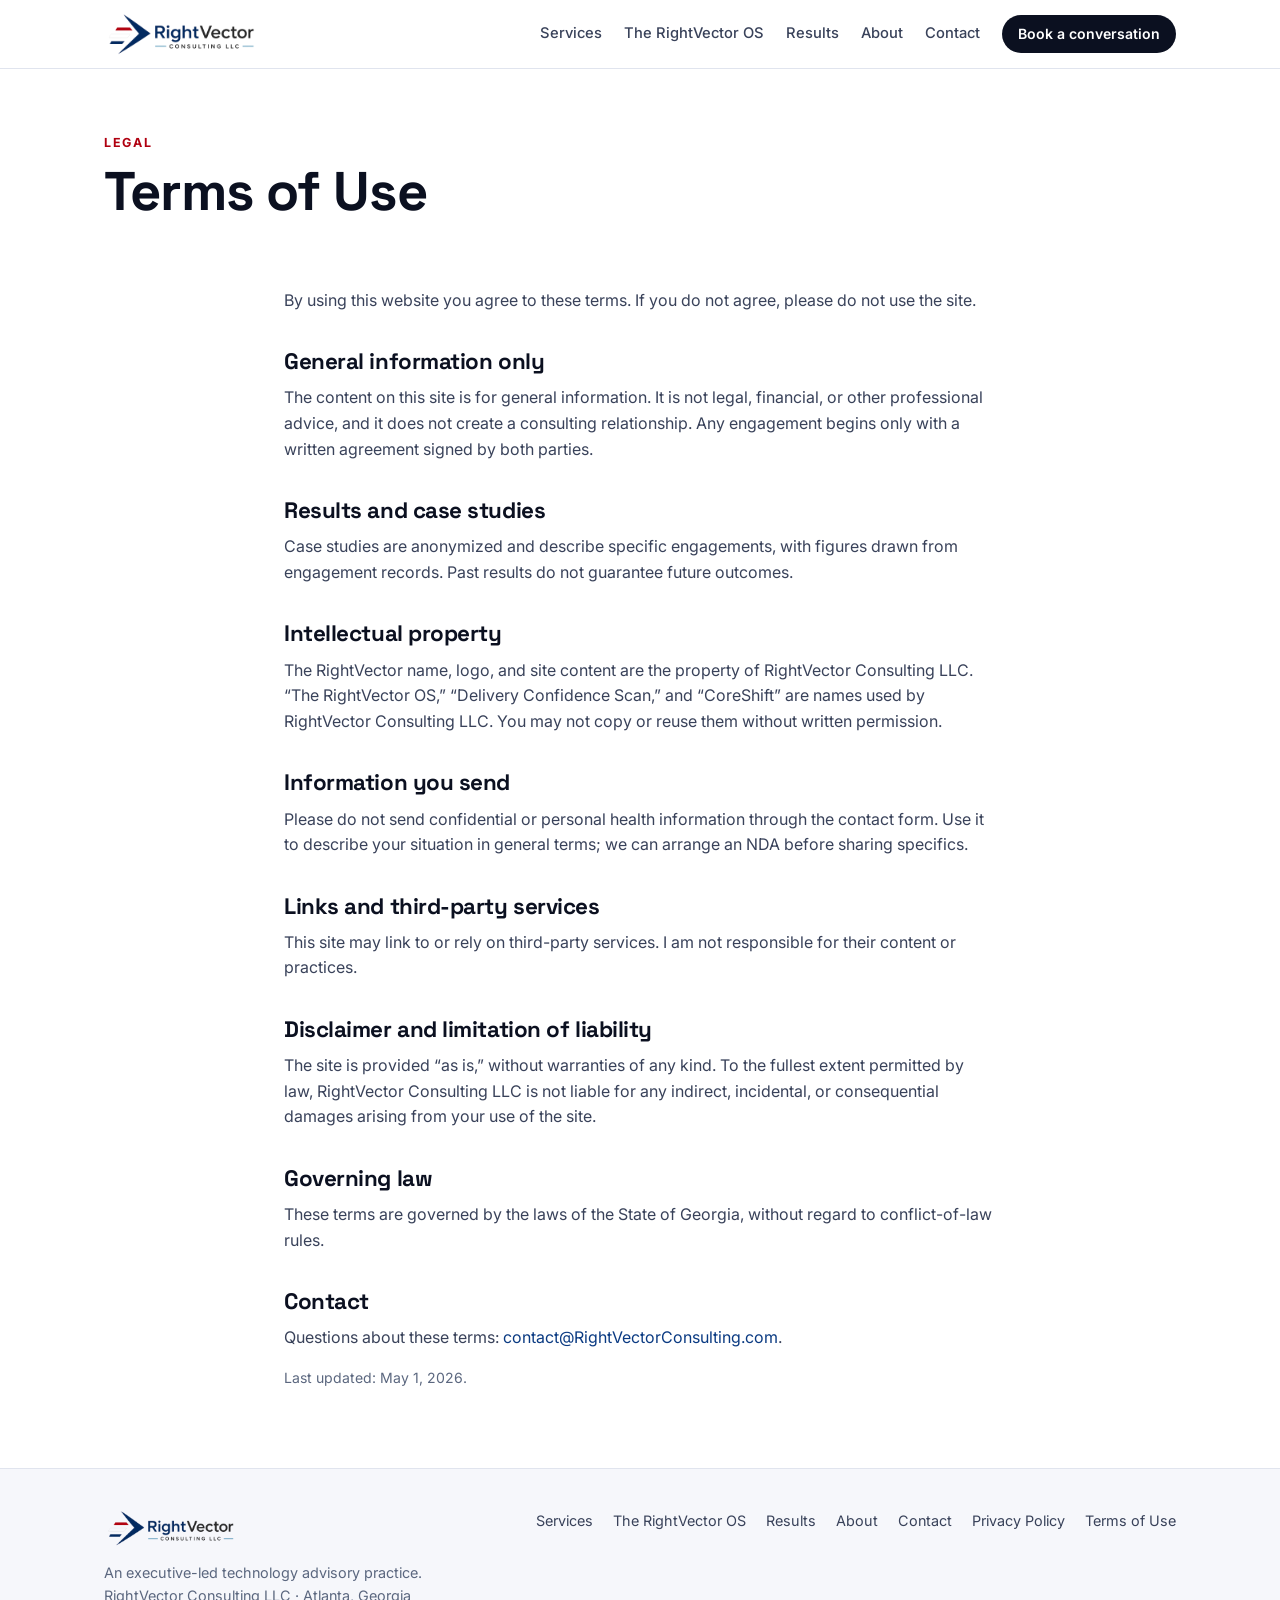
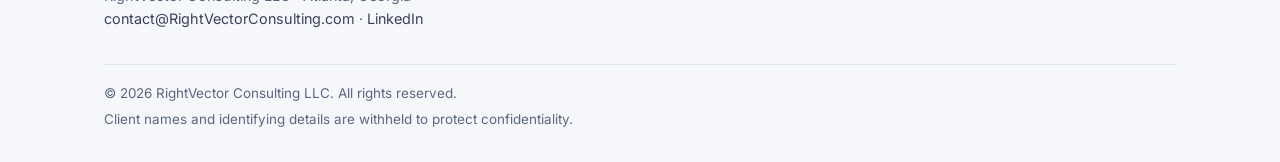
<file: terms.html>
<!DOCTYPE html>
<html lang="en">
<head>
<meta charset="utf-8">
<meta name="viewport" content="width=device-width, initial-scale=1">
<title>Terms of Use | RightVector Consulting</title>
<meta name="description" content="Terms of use for the RightVector Consulting LLC website.">
<meta name="color-scheme" content="light dark">
<meta property="og:type" content="website">
<meta property="og:title" content="Terms of Use | RightVector Consulting">
<meta property="og:description" content="Terms of use for the RightVector Consulting LLC website.">
<meta property="og:image" content="assets/rightvector-logo.png">
<meta name="twitter:card" content="summary">
<link rel="icon" type="image/png" sizes="32x32" href="assets/favicon-32.png">
<link rel="icon" type="image/png" sizes="64x64" href="assets/favicon.png">
<link rel="apple-touch-icon" href="assets/apple-touch-icon.png">
<link rel="preconnect" href="https://fonts.googleapis.com">
<link rel="preconnect" href="https://fonts.gstatic.com" crossorigin>
<link href="https://fonts.googleapis.com/css2?family=Inter:wght@400;500;600;700&family=Space+Grotesk:wght@500;600;700&display=swap" rel="stylesheet">
<link rel="stylesheet" href="styles.css">
</head>
<body>
<a class="skip" href="#main">Skip to content</a>
<nav class="top" aria-label="Main">
  <div class="wrap">
    <a class="brand" href="index.html" aria-label="RightVector Consulting LLC — home"><img class="logo-plate" src="assets/rightvector-logo-transparent.png" alt="RightVector Consulting LLC" width="155" height="44"></a>
    <button class="nav-toggle" type="button" aria-expanded="false" aria-controls="nav-links">Menu</button>
    <div class="nav-links" id="nav-links"><a href="services.html">Services</a><a href="os.html">The RightVector OS</a><a href="results.html">Results</a><a href="about.html">About</a><a href="contact.html">Contact</a><a class="nav-cta" href="contact.html#schedule">Book a conversation</a></div>
  </div>
</nav>
<main id="main">

<header class="hero page-hero"><div class="wrap"><span class="kicker">Legal</span><h1>Terms of Use</h1></div></header>
<section style="padding-top:16px"><div class="wrap narrow prose">
  <p>By using this website you agree to these terms. If you do not agree, please do not use the site.</p>
  <h2>General information only</h2>
  <p>The content on this site is for general information. It is not legal, financial, or other professional advice, and it does not create a consulting relationship. Any engagement begins only with a written agreement signed by both parties.</p>
  <h2>Results and case studies</h2>
  <p>Case studies are anonymized and describe specific engagements, with figures drawn from engagement records. Past results do not guarantee future outcomes.</p>
  <h2>Intellectual property</h2>
  <p>The RightVector name, logo, and site content are the property of RightVector Consulting LLC. “The RightVector OS,” “Delivery Confidence Scan,” and “CoreShift” are names used by RightVector Consulting LLC. You may not copy or reuse them without written permission.</p>
  <h2>Information you send</h2>
  <p>Please do not send confidential or personal health information through the contact form. Use it to describe your situation in general terms; we can arrange an NDA before sharing specifics.</p>
  <h2>Links and third-party services</h2>
  <p>This site may link to or rely on third-party services. I am not responsible for their content or practices.</p>
  <h2>Disclaimer and limitation of liability</h2>
  <p>The site is provided “as is,” without warranties of any kind. To the fullest extent permitted by law, RightVector Consulting LLC is not liable for any indirect, incidental, or consequential damages arising from your use of the site.</p>
  <h2>Governing law</h2>
  <p>These terms are governed by the laws of the State of Georgia, without regard to conflict-of-law rules.</p>
  <h2>Contact</h2>
  <p>Questions about these terms: <span class="ph" data-rv="email">[contact email]</span>.</p>
  <p class="muted small">Last updated: May 1, 2026.</p>
</div></section>

</main>
<footer>
  <div class="wrap">
    <div class="cols">
      <div>
        <a href="index.html" aria-label="RightVector Consulting LLC — home"><img class="logo-plate" src="assets/rightvector-logo-transparent.png" alt="RightVector Consulting LLC" width="134" height="38"></a>
        <p style="margin-top:14px">An executive-led technology advisory practice.<br>RightVector Consulting LLC · Atlanta, Georgia<br>
        <span class="ph" data-rv="email">[contact email]</span> · <span class="ph" data-rv="linkedin">[LinkedIn URL]</span></p>
      </div>
      <div class="links">
        <a href="services.html">Services</a><a href="os.html">The RightVector OS</a><a href="results.html">Results</a>
        <a href="about.html">About</a><a href="contact.html">Contact</a><a href="privacy.html">Privacy Policy</a><a href="terms.html">Terms of Use</a>
      </div>
    </div>
    <div class="legal">
      <p style="margin:0 0 4px">© 2026 RightVector Consulting LLC. All rights reserved.</p>
      <p style="margin:0">Client names and identifying details are withheld to protect confidentiality.</p>
    </div>
  </div>
</footer>
<script src="assets/config.js"></script>
<script src="assets/site.js"></script>
</body>
</html>
</file>
<file: styles.css>
/* RightVector Consulting LLC — shared styles
   Design system mirrors the RecallForge pages (tokens, type, cards, nav, CTA band),
   recolored to the RightVector logo palette: navy, red accent, teal rule. */

:root {
  color-scheme: light dark;
  --bg: #FFFFFF;
  --bg-2: #F6F7FB;
  --surface: #F6F7FB;
  --surface-2: #ECEFF6;
  --border: #E0E4EE;
  --text: #0B1020;
  --body: #39425A;
  --muted: #5B677F;
  --navy: #002860;
  --navy-2: #0A3A82;
  --teal: #0E7FB8;
  --red: #B00010;
  --accent-text: #B00010;      /* kicker labels */
  --link: #0A3A82;
  --grad-a: #002860;
  --grad-b: #0E7FB8;
  --nav-bg: rgba(255, 255, 255, 0.85);
  --shadow: 0 18px 40px rgba(11, 16, 32, 0.12);
  --ph-bg: #FFF4C2;
  --ph-text: #5A4500;
  --radius: 18px;
  --max: 1120px;
}

@media (prefers-color-scheme: dark) {
  :root {
    --bg: #0B1020;
    --bg-2: #0F1630;
    --surface: #131B38;
    --surface-2: #1A2447;
    --border: #243055;
    --text: #F2F5FF;
    --body: #C3CBE0;
    --muted: #93A0BE;
    --navy: #7DA9F2;
    --navy-2: #9DBFFA;
    --teal: #4DB6E8;
    --red: #FF6B6B;
    --accent-text: #FF8A8A;
    --link: #9DBFFA;
    --grad-a: #9DBFFA;
    --grad-b: #4DB6E8;
    --nav-bg: rgba(11, 16, 32, 0.85);
    --shadow: 0 18px 40px rgba(0, 0, 0, 0.5);
    --ph-bg: #4A3C00;
    --ph-text: #FFE9A0;
  }
}

* { box-sizing: border-box; }
html { scroll-behavior: smooth; }
body {
  margin: 0;
  font-family: Inter, system-ui, -apple-system, "Segoe UI", Roboto, sans-serif;
  background: var(--bg);
  color: var(--body);
  line-height: 1.6;
  -webkit-font-smoothing: antialiased;
}
img { max-width: 100%; display: block; }
a { color: var(--link); text-decoration: none; }
a:hover { text-decoration: underline; }
h1, h2, h3, .brand { font-family: "Space Grotesk", Inter, sans-serif; letter-spacing: -0.02em; color: var(--text); }
h1, h2, h3 { margin: 0 0 .5em; line-height: 1.12; }
h2 { font-size: clamp(1.7rem, 3.4vw, 2.4rem); }
h3 { font-size: 1.25rem; }
p { margin: 0 0 1em; }
ul { margin: 0 0 1em; padding-left: 1.2em; }
li { margin-bottom: .45em; }

.wrap { max-width: var(--max); margin: 0 auto; padding: 0 24px; }
.narrow { max-width: 760px; }
.skip { position: absolute; left: -999px; top: 0; background: var(--text); color: var(--bg); padding: 8px 14px; border-radius: 0 0 8px 8px; z-index: 50; }
.skip:focus { left: 16px; }
:focus-visible { outline: 3px solid var(--teal); outline-offset: 2px; border-radius: 6px; }

/* ---------- Nav ---------- */
nav.top { position: sticky; top: 0; z-index: 20; backdrop-filter: blur(14px); -webkit-backdrop-filter: blur(14px); background: var(--nav-bg); border-bottom: 1px solid var(--border); }
nav.top .wrap { display: flex; align-items: center; justify-content: space-between; height: 68px; gap: 16px; }
.brand { display: flex; align-items: center; }
.logo-plate { display: block; height: 44px; width: auto; }
@media (prefers-color-scheme: dark) {
  .logo-plate { background: #fff; padding: 4px 10px; border-radius: 10px; height: 46px; box-sizing: border-box; }
}
.nav-links { display: flex; align-items: center; gap: 22px; font-size: .92rem; font-weight: 500; }
.nav-links a { color: var(--body); }
.nav-links a:hover, .nav-links a[aria-current="page"] { color: var(--text); text-decoration: none; }
.nav-links a[aria-current="page"] { box-shadow: 0 2px 0 var(--red); padding-bottom: 2px; }
.nav-cta { padding: 8px 16px; border-radius: 999px; background: var(--text); color: var(--bg) !important; font-weight: 600; font-size: .88rem; white-space: nowrap; }
.nav-cta:hover { text-decoration: none; opacity: .9; }
.nav-toggle { display: none; background: none; border: 1px solid var(--border); color: var(--text); border-radius: 10px; padding: 8px 12px; font: inherit; font-weight: 600; cursor: pointer; }

/* ---------- Buttons ---------- */
.btn { display: inline-block; padding: 13px 24px; border-radius: 999px; font-weight: 600; font-size: 1rem; border: 1.5px solid transparent; transition: transform .15s, opacity .15s; }
.btn:hover { text-decoration: none; transform: translateY(-1px); }
.btn-primary { background: var(--navy); color: #fff; }
@media (prefers-color-scheme: dark) { .btn-primary { background: var(--navy); color: #0B1020; } }
.btn-ghost { border-color: var(--border); color: var(--text); background: transparent; }
.btn-ghost:hover { border-color: var(--text); }
.btn-row { display: flex; flex-wrap: wrap; gap: 12px; margin-top: 8px; }

/* ---------- Text helpers ---------- */
.kicker { color: var(--accent-text); font-weight: 700; font-size: .78rem; letter-spacing: .14em; text-transform: uppercase; margin-bottom: .8em; display: block; }
.grad { background: linear-gradient(90deg, var(--grad-a), var(--grad-b)); -webkit-background-clip: text; background-clip: text; color: transparent; }
.lead { font-size: 1.15rem; color: var(--body); max-width: 60ch; }
.muted { color: var(--muted); }
.small { font-size: .88rem; }
.ph { background: var(--ph-bg); color: var(--ph-text); border-radius: 4px; padding: 0 5px; font-weight: 600; }
.rule { width: 56px; height: 3px; background: var(--teal); border-radius: 2px; margin: 0 0 1.2em; }

/* ---------- Hero ---------- */
.hero { padding: 72px 0 56px; }
.hero .wrap { display: grid; grid-template-columns: 1.1fr 1fr; gap: 48px; align-items: center; }
.hero h1 { font-size: clamp(1.8rem, 4.05vw, 3rem); line-height: 1.06; }
.hero.page-hero { padding: 64px 0 24px; }
.hero.page-hero .wrap { display: block; }
.hero.page-hero h1 { font-size: clamp(2.1rem, 4.6vw, 3.4rem); max-width: 22ch; }
.trust { margin-top: 28px; color: var(--muted); font-size: .92rem; display: flex; flex-wrap: wrap; gap: 6px 18px; }
.trust span::before { content: "✓ "; color: var(--teal); font-weight: 700; }

/* OS ladder visual */
.ladder { background: var(--surface); border: 1px solid var(--border); border-radius: 24px; padding: 28px; box-shadow: var(--shadow); }
.ladder .cap { font-size: .78rem; letter-spacing: .14em; text-transform: uppercase; font-weight: 700; color: var(--muted); margin-bottom: 16px; }
.step { display: flex; align-items: center; gap: 14px; padding: 14px 16px; border-radius: 14px; background: var(--bg); border: 1px solid var(--border); margin-bottom: 10px; position: relative; }
.step:nth-child(2) { margin-left: 0; }
.step b { font-family: "Space Grotesk", sans-serif; font-size: 1.05rem; color: var(--text); display: block; line-height: 1.2; }
.step small { color: var(--muted); font-size: .84rem; }
.step .n { flex: none; width: 34px; height: 34px; border-radius: 50%; background: var(--navy); color: #fff; font-weight: 700; display: grid; place-items: center; font-family: "Space Grotesk", sans-serif; }
@media (prefers-color-scheme: dark) { .step .n { color: #0B1020; } }
.step:first-of-type .n { background: var(--red); }
@media (prefers-color-scheme: dark) { .step:first-of-type .n { color: #0B1020; } }

/* ---------- Sections ---------- */
section { padding: 64px 0; }
section.alt { background: var(--bg-2); border-top: 1px solid var(--border); border-bottom: 1px solid var(--border); }
.sec-head { max-width: 720px; margin-bottom: 36px; }

.grid { display: grid; grid-template-columns: repeat(3, 1fr); gap: 18px; }
.grid.two { grid-template-columns: repeat(2, 1fr); }
.card { background: var(--surface); border: 1px solid var(--border); border-radius: var(--radius); padding: 26px; display: flex; flex-direction: column; }
.card h3 { margin-bottom: .4em; }
.card p:last-child { margin-bottom: 0; }
.card .more { margin-top: auto; padding-top: 10px; font-weight: 600; }
.card.accent { border-top: 3px solid var(--red); }

/* proof stats */
.stats { display: grid; grid-template-columns: repeat(3, 1fr); gap: 18px; }
.stat { background: var(--bg); border: 1px solid var(--border); border-radius: var(--radius); padding: 24px; }
.stat .fig { font-family: "Space Grotesk", sans-serif; font-size: clamp(1.7rem, 3vw, 2.3rem); font-weight: 700; color: var(--text); line-height: 1.1; letter-spacing: -0.02em; }
.stat .cap { margin-top: 6px; color: var(--muted); font-size: .92rem; }
.footnote { margin-top: 18px; color: var(--muted); font-size: .86rem; }

/* OS stage blocks */
.stage { display: grid; grid-template-columns: 90px 1fr; gap: 22px; padding: 30px 0; border-top: 1px solid var(--border); }
.stage:first-of-type { border-top: 0; }
.stage .num { font-family: "Space Grotesk", sans-serif; font-size: 3.2rem; font-weight: 700; line-height: 1; color: var(--teal); }
.stage .goal { font-weight: 600; color: var(--text); }
.evidence { background: var(--surface); border-left: 3px solid var(--red); border-radius: 0 12px 12px 0; padding: 12px 16px; font-size: .95rem; margin-top: 12px; }
.evidence b { color: var(--text); }

/* facts / at a glance */
.glance { background: var(--surface); border: 1px solid var(--border); border-radius: var(--radius); padding: 18px 22px; margin-bottom: 28px; font-size: .96rem; }

/* table */
.table-wrap { overflow-x: auto; border: 1px solid var(--border); border-radius: var(--radius); margin: 12px 0 24px; }
table { width: 100%; border-collapse: collapse; font-size: .96rem; min-width: 520px; }
th, td { text-align: left; padding: 12px 18px; border-bottom: 1px solid var(--border); }
th { background: var(--surface-2); color: var(--text); font-size: .8rem; letter-spacing: .08em; text-transform: uppercase; }
tr:last-child td { border-bottom: 0; }
td:last-child { color: var(--text); font-weight: 600; }

/* service cards */
.svc { background: var(--surface); border: 1px solid var(--border); border-radius: var(--radius); padding: 32px; margin-bottom: 20px; scroll-margin-top: 90px; }
.svc .for { color: var(--text); font-weight: 600; }
.svc h4 { margin: 1.2em 0 .4em; font-family: "Space Grotesk", sans-serif; color: var(--text); font-size: 1rem; }
.checks { list-style: none; padding: 0; }
.checks li { padding-left: 1.6em; position: relative; }
.checks li::before { content: ""; position: absolute; left: 0; top: .55em; width: .8em; height: 2px; background: var(--teal); }
.num-list { counter-reset: s; list-style: none; padding: 0; }
.num-list li { counter-increment: s; padding-left: 3em; position: relative; margin-bottom: 1em; }
.num-list li::before { content: counter(s); position: absolute; left: 0; top: -.1em; width: 2em; height: 2em; border-radius: 50%; background: var(--navy); color: #fff; font-weight: 700; display: grid; place-items: center; font-size: .9rem; }
@media (prefers-color-scheme: dark) { .num-list li::before { color: #0B1020; } }

/* About */
.about-top { display: grid; grid-template-columns: 1fr 280px; gap: 48px; align-items: center; }
.headshot { aspect-ratio: 4/5; border: 2px dashed var(--border); border-radius: var(--radius); display: grid; place-items: center; text-align: center; color: var(--muted); font-size: .9rem; padding: 16px; background: var(--surface); }

/* Contact */
form { display: grid; gap: 16px; }
label { font-weight: 600; color: var(--text); font-size: .92rem; display: block; margin-bottom: 6px; }
input, select, textarea { width: 100%; font: inherit; color: var(--text); background: var(--bg); border: 1px solid var(--border); border-radius: 12px; padding: 12px 14px; }
textarea { min-height: 120px; resize: vertical; }
input:focus, select:focus, textarea:focus { outline: 3px solid var(--teal); outline-offset: 1px; border-color: transparent; }
.req { color: var(--red); }
#form-msg { font-weight: 600; color: var(--text); min-height: 1.4em; }
.hp { position: absolute; left: -9999px; }

/* CTA band + footer */
.final { text-align: center; padding: 84px 0; background: var(--bg-2); border-top: 1px solid var(--border); }
.final h2 { font-size: clamp(1.9rem, 4vw, 2.8rem); }
.final p { max-width: 52ch; margin: 0 auto 1.4em; font-size: 1.1rem; }
.final .btn-row { justify-content: center; }
footer { border-top: 1px solid var(--border); background: var(--bg-2); padding: 40px 0 32px; font-size: .9rem; color: var(--muted); }
footer .cols { display: flex; flex-wrap: wrap; justify-content: space-between; gap: 24px; margin-bottom: 20px; }
footer a { color: var(--body); }
footer .links { display: flex; flex-wrap: wrap; gap: 8px 20px; }
footer .legal { border-top: 1px solid var(--border); padding-top: 18px; font-size: .84rem; }
footer .logo-plate { height: 38px; }

.prose h2 { margin-top: 1.6em; font-size: 1.4rem; }
.banner { background: var(--ph-bg); color: var(--ph-text); border-radius: 12px; padding: 12px 16px; font-weight: 600; margin-bottom: 24px; }

/* ---------- Responsive ---------- */
@media (max-width: 900px) {
  .hero .wrap { grid-template-columns: 1fr; }
  .grid, .stats { grid-template-columns: 1fr 1fr; }
  .about-top { grid-template-columns: 1fr; }
  .headshot { max-width: 260px; }
  .nav-toggle { display: block; }
  .nav-links { display: none; position: absolute; top: 68px; left: 0; right: 0; flex-direction: column; align-items: stretch; gap: 0; background: var(--bg); border-bottom: 1px solid var(--border); padding: 8px 24px 20px; }
  .nav-links.open { display: flex; }
  .nav-links a { padding: 12px 0; border-bottom: 1px solid var(--border); }
  .nav-links a.nav-cta { margin-top: 14px; text-align: center; border: 0; padding: 12px 16px; }
  .nav-links a[aria-current="page"] { box-shadow: none; padding-bottom: 12px; color: var(--accent-text); }
}
@media (max-width: 600px) {
  .wrap { padding: 0 16px; }
  .nav-links { padding: 8px 16px 20px; }
  .grid, .grid.two, .stats { grid-template-columns: 1fr; }
  .hero { padding: 44px 0 36px; }
  section { padding: 48px 0; }
  .stage { grid-template-columns: 1fr; gap: 6px; }
  .stage .num { font-size: 2.4rem; }
  .svc { padding: 22px; }
  .logo-plate { height: 38px; }
}
@media print { nav.top, .final, .nav-toggle { display: none; } }

/* ---------- v2 additions ---------- */
.callout { background: var(--surface); border: 1px solid var(--border); border-left: 3px solid var(--teal); border-radius: 0 12px 12px 0; padding: 14px 18px; margin: 18px 0 24px; color: var(--text); font-size: 1rem; }
.facts { background: var(--surface); border: 1px solid var(--border); border-radius: var(--radius); padding: 22px; display: grid; gap: 16px; }
.facts div b { display: block; font-family: "Space Grotesk", sans-serif; font-size: 1.6rem; color: var(--text); line-height: 1.1; }
.facts div span { color: var(--muted); font-size: .88rem; }
.model-tag { display: inline-block; font-size: .78rem; font-weight: 600; letter-spacing: .04em; color: var(--text); background: var(--surface-2); border: 1px solid var(--border); border-radius: 999px; padding: 3px 12px; margin: 0 6px 6px 0; }
.brand-note { color: var(--muted); font-size: .92rem; margin-bottom: 1em; }
.grid.six { grid-template-columns: repeat(3, 1fr); }
td.dim { color: var(--body); font-weight: 400; }
@media (max-width: 900px) { .grid.six { grid-template-columns: 1fr 1fr; } }
@media (max-width: 600px) { .grid.six { grid-template-columns: 1fr; } }
[hidden] { display: none !important; }
.grid.four { grid-template-columns: repeat(4, 1fr); }
@media (max-width: 900px) { .grid.four { grid-template-columns: 1fr 1fr; } }
@media (max-width: 600px) { .grid.four { grid-template-columns: 1fr; } }

/* Three-practice hierarchy (home pillars and services practices) */
.pillar-tag { display: block; color: var(--teal); font-family: "Space Grotesk", sans-serif; font-weight: 700; font-size: .92rem; letter-spacing: .02em; margin-bottom: .5em; }
.pillar h3 { font-size: 1.3rem; }
.pillar ul.checks { margin: .6em 0 .8em; }
.pillar ul.checks li { margin-bottom: .35em; font-size: .96rem; }
.pillar .start { color: var(--text); font-size: .96rem; margin: .6em 0 .3em; }
.pillar .proof { color: var(--muted); font-size: .9rem; margin: 0 0 .8em; }
.practice { margin: 56px 0 22px; padding-top: 22px; border-top: 2px solid var(--teal); scroll-margin-top: 90px; }
.practice h2 { font-size: clamp(1.5rem, 3vw, 2rem); margin-bottom: .3em; }
.practice .lead { margin-bottom: 0; }
</file>
